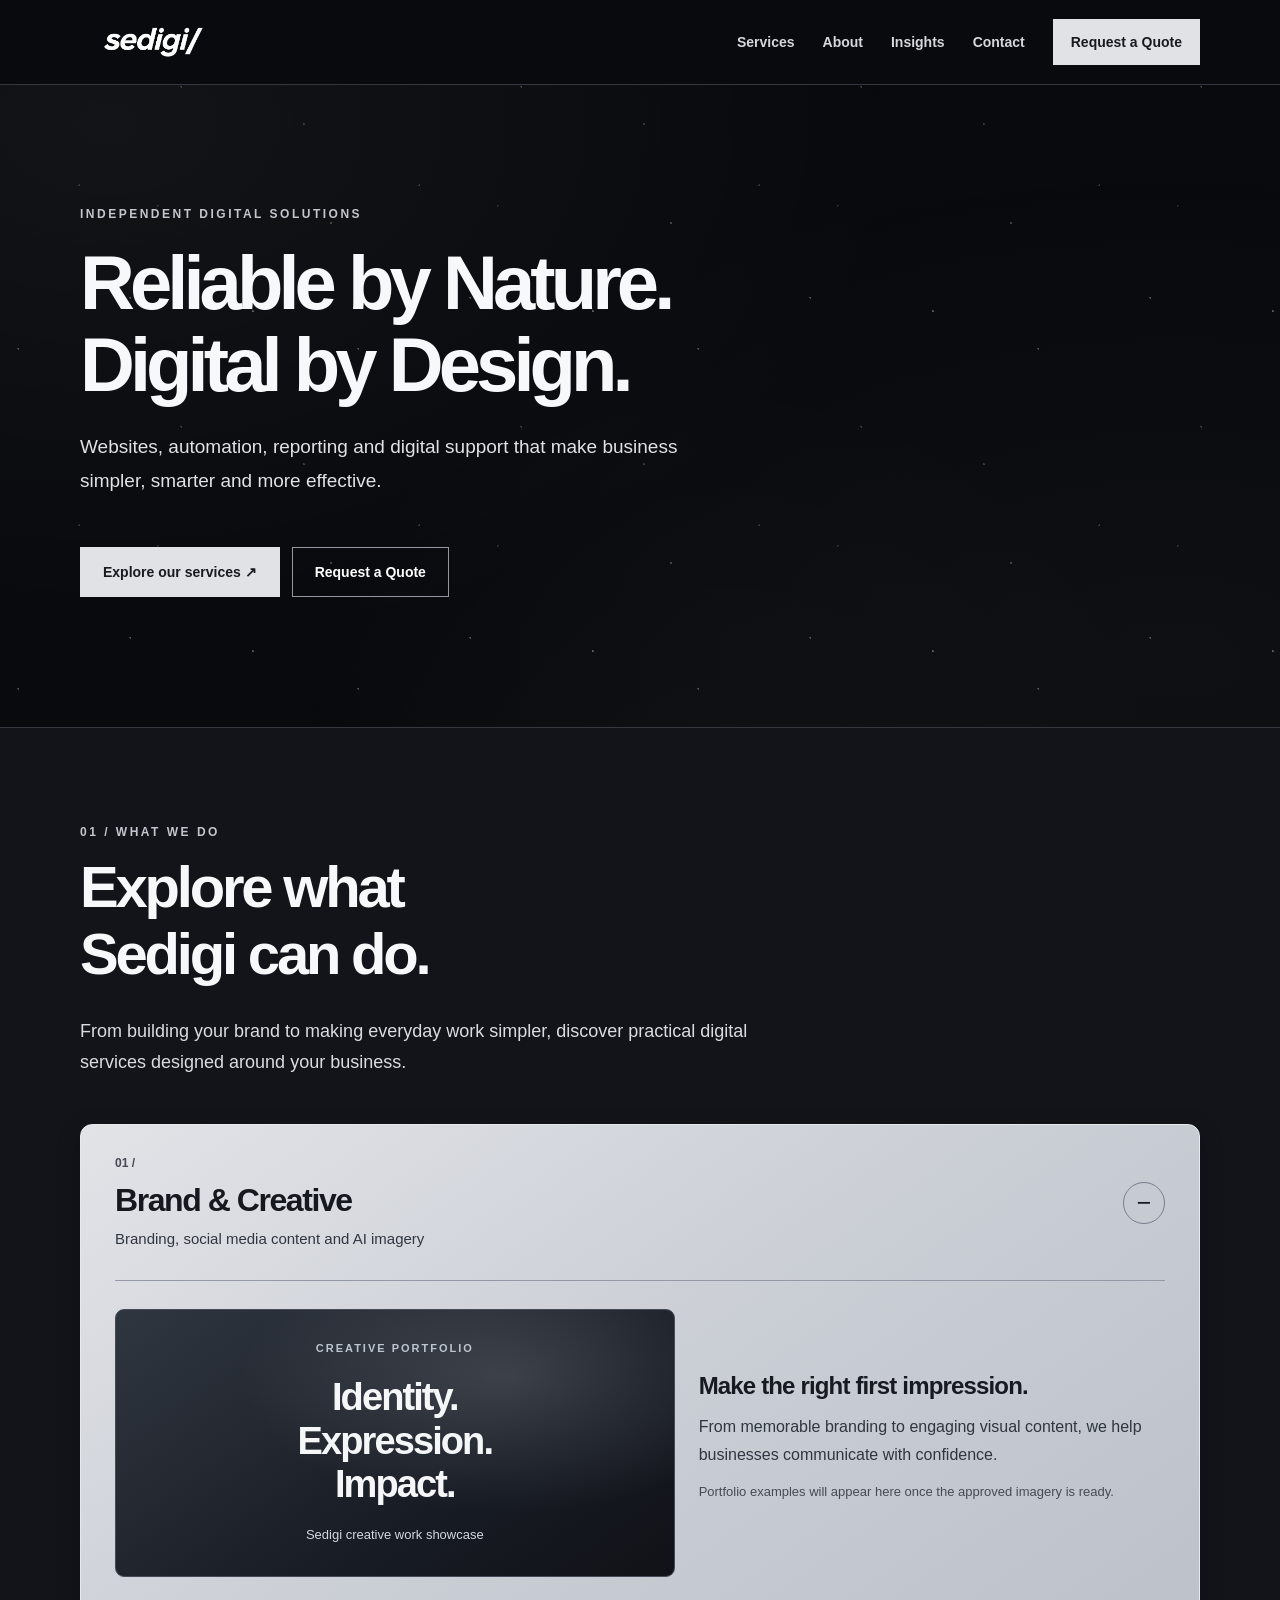
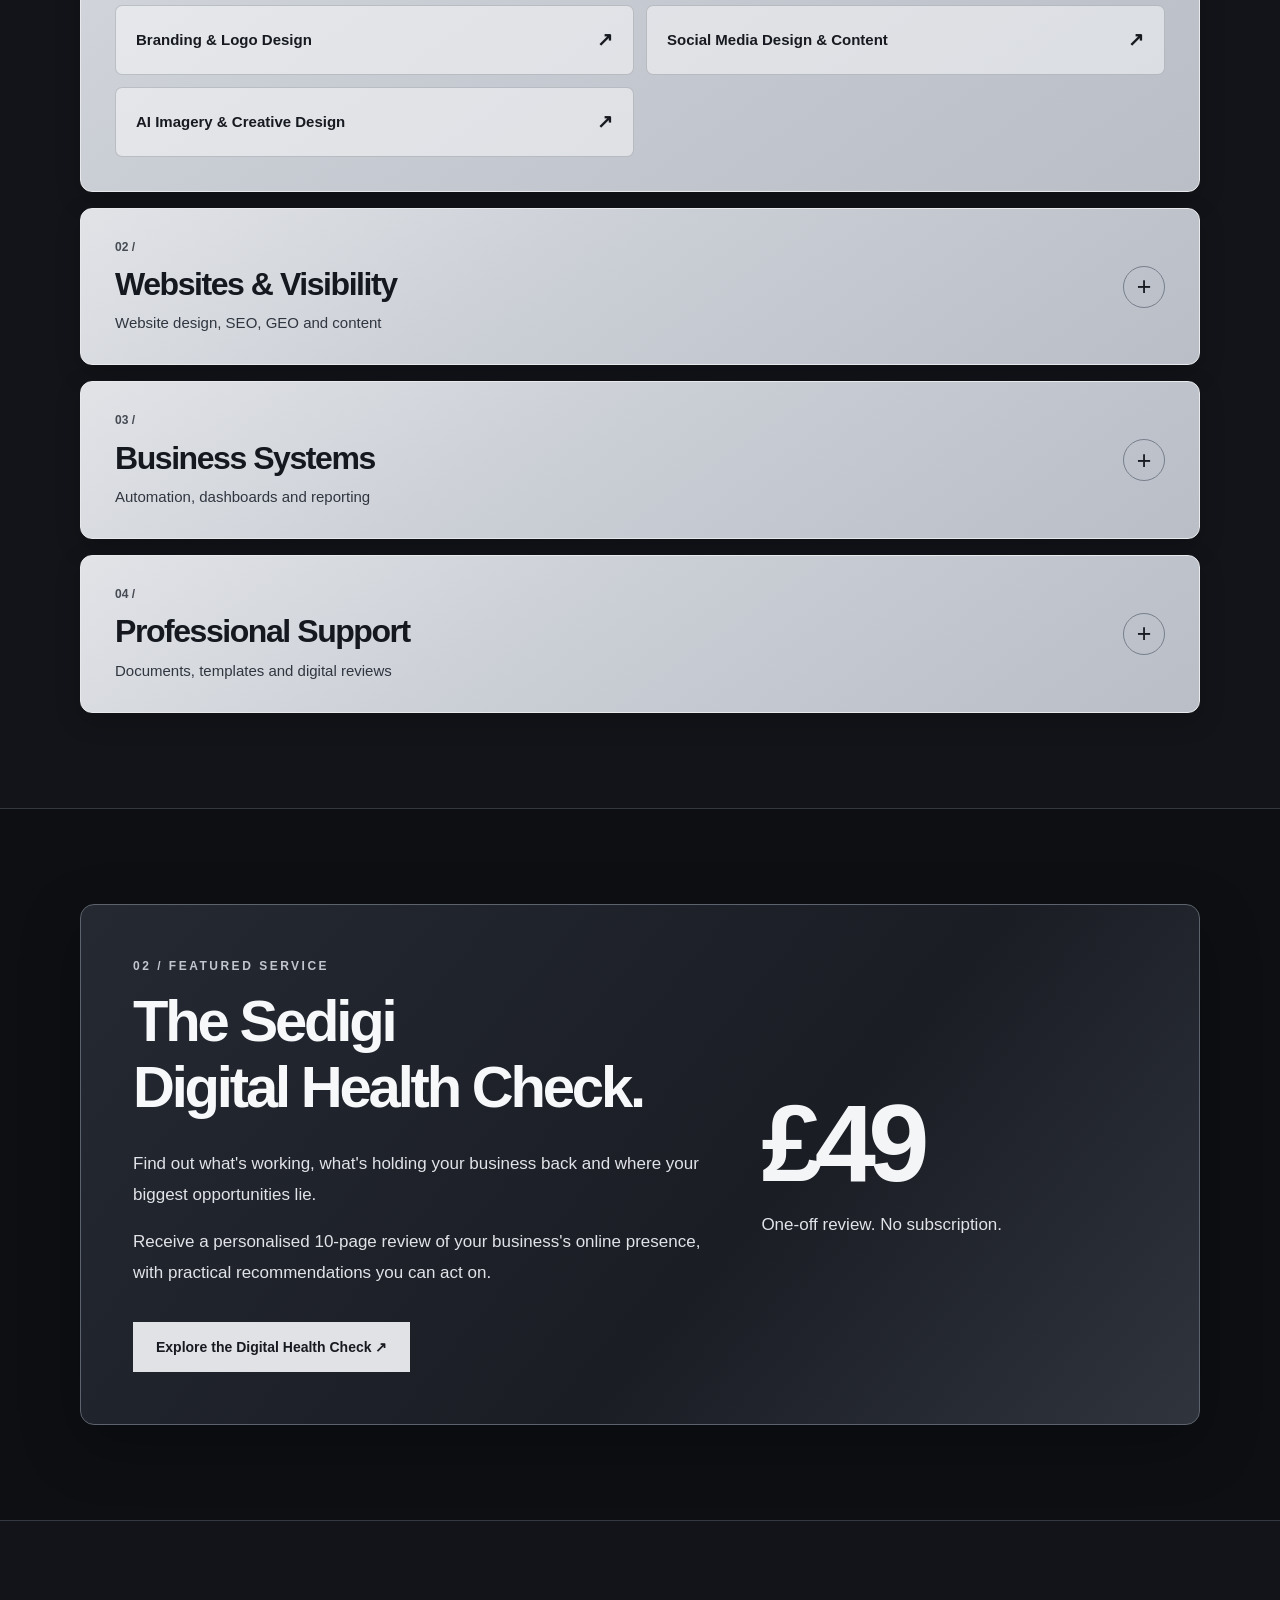
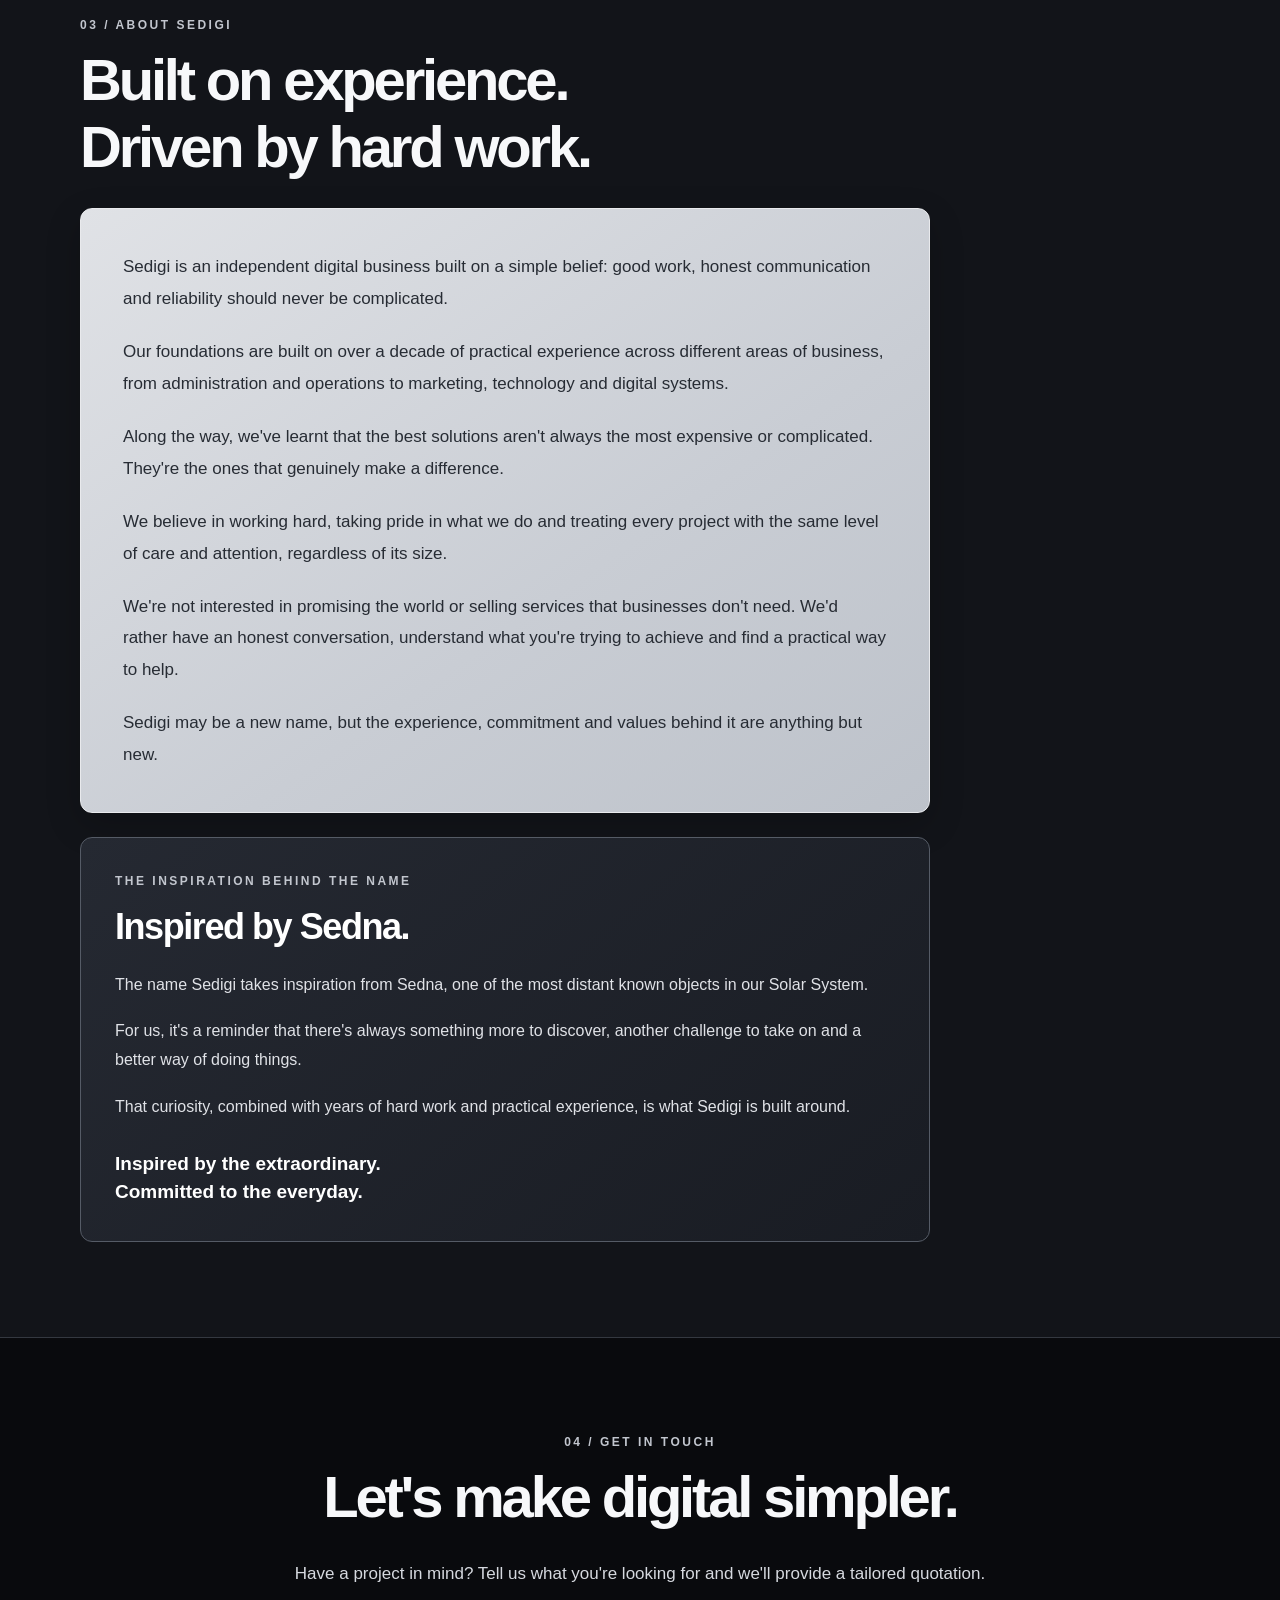
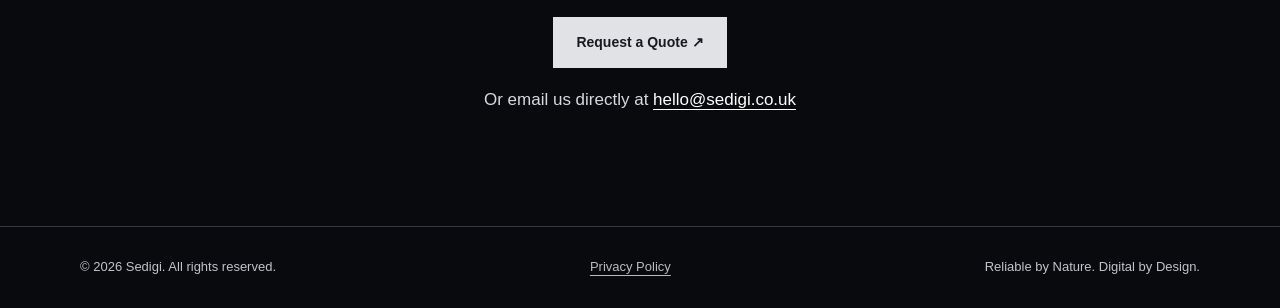
<file: index.html>
<!DOCTYPE html>
<html lang="en-GB">
<head>
  <meta charset="UTF-8">
  <meta name="viewport" content="width=device-width, initial-scale=1">
  <meta name="theme-color" content="#090a0d">

  <title>Sedigi | Websites, Branding, SEO & Digital Solutions</title>
  <meta name="description" content="Sedigi provides website design, branding, social media content, automation, SEO, GEO, AI imagery and £49 Digital Health Checks for businesses across the UK.">
  <link rel="canonical" href="https://sedigi.co.uk/">
  <link rel="icon" type="image/x-icon" href="/favicon.ico?v=5">
  <link rel="stylesheet" href="/assets/services.css?v=space-dust-1">

  <meta property="og:type" content="website">
  <meta property="og:site_name" content="Sedigi">
  <meta property="og:title" content="Sedigi | Reliable by Nature. Digital by Design.">
  <meta property="og:description" content="Practical digital solutions for businesses. Websites, branding, automation, SEO and more.">
  <meta property="og:url" content="https://sedigi.co.uk/">
  <meta property="og:image" content="https://sedigi.co.uk/assets/sedigi-social-preview.png">
  <meta property="og:image:width" content="1200">
  <meta property="og:image:height" content="630">
  <meta property="og:image:alt" content="Sedigi logo with silver cosmic dust on a black background">

  <meta name="twitter:card" content="summary_large_image">
  <meta name="twitter:title" content="Sedigi | Digital Solutions">
  <meta name="twitter:description" content="Reliable by Nature. Digital by Design.">
  <meta name="twitter:image" content="https://sedigi.co.uk/assets/sedigi-social-preview.png">

  <script type="application/ld+json">
  {
    "@context": "https://schema.org",
    "@type": "Organization",
    "@id": "https://sedigi.co.uk/#organization",
    "name": "Sedigi",
    "url": "https://sedigi.co.uk/",
    "email": "hello@sedigi.co.uk",
    "description": "Sedigi provides practical digital solutions including branding, social media design, website development, business automation, SEO, GEO, content creation, AI imagery and digital health checks.",
    "areaServed": {
      "@type": "Country",
      "name": "United Kingdom"
    },
    "knowsAbout": [
      "Branding and logo design",
      "Social media content creation",
      "Website design and development",
      "Spreadsheet automation",
      "Business reporting",
      "Search engine optimisation",
      "Generative engine optimisation",
      "Blog writing",
      "Business document design",
      "AI-generated imagery",
      "Digital health checks",
      "Website usability reviews",
      "Online presence audits"
    ]
  }
  </script>

  <style>
    :root {
      --bg: #090a0d;
      --surface: #121419;
      --surface-raised: #1b1e25;
      --silver: #c9cdd4;
      --silver-light: #e0e2e6;
      --silver-dark: #aeb4be;
      --ink: #171a20;
      --white: #f7f8fa;
      --muted: #d0d3da;
      --line: #343840;
    }

    *,
    *::before,
    *::after {
      box-sizing: border-box;
    }

    html {
      scroll-behavior: smooth;
      scroll-padding-top: 90px;
    }

    body {
      margin: 0;
      min-width: 0;
      background: var(--bg);
      color: var(--white);
      font-family: Arial, Helvetica, sans-serif;
      line-height: 1.6;
      overflow-wrap: break-word;
    }

    a {
      color: inherit;
    }

    img {
      display: block;
      max-width: 100%;
      height: auto;
    }

    button {
      font: inherit;
    }

    .container {
      width: min(1120px, calc(100% - 48px));
      margin-inline: auto;
    }

    a:focus-visible,
    button:focus-visible,
    summary:focus-visible {
      outline: 3px solid #fff;
      outline-offset: 4px;
    }

    /* HEADER */

    .site-header {
      position: relative;
      z-index: 20;
      background: #090a0d;
      border-bottom: 1px solid var(--line);
    }

    .site-nav {
      min-height: 84px;
      display: flex;
      align-items: center;
      justify-content: space-between;
      gap: 24px;
    }

    .logo {
      display: inline-flex;
      align-items: center;
      flex-shrink: 0;
      text-decoration: none;
    }

    .logo-image {
      width: 145px;
      max-height: 55px;
      object-fit: contain;
    }

    .nav-links {
      display: flex;
      align-items: center;
      gap: 28px;
    }

    .nav-links a {
      color: #d4d7dd;
      text-decoration: none;
      font-size: 14px;
      font-weight: 600;
      transition: color .2s ease;
    }

    .nav-links a:hover {
      color: #fff;
    }

    .nav-links .nav-quote {
      background: var(--silver-light);
      color: var(--ink);
      padding: 11px 17px;
      border: 1px solid var(--silver-light);
    }

    .nav-links .nav-quote:hover {
      background: #fff;
      color: var(--ink);
    }

    .menu-toggle {
      display: none;
    }

    /* HERO */

    .hero {
      position: relative;
      padding: 120px 0 130px;
    }

    .eyebrow {
      color: #c2c6ce;
      font-size: 12px;
      font-weight: 700;
      letter-spacing: 2.5px;
      text-transform: uppercase;
    }

    h1 {
      max-width: 1000px;
      font-size: clamp(44px, 7.5vw, 100px);
      letter-spacing: -.07em;
      line-height: 1.06;
      margin: 24px 0;
      font-weight: 700;
    }

    .hero-description {
      max-width: 650px;
      font-size: 19px;
      line-height: 1.75;
      color: #e0e2e6;
      margin: 0;
    }

    .hero-actions {
      display: flex;
      align-items: center;
      flex-wrap: wrap;
      gap: 12px;
      margin-top: 30px;
    }

    .button {
      display: inline-flex;
      align-items: center;
      justify-content: center;
      min-height: 48px;
      padding: 13px 22px;
      background: var(--silver-light);
      color: var(--ink);
      font-size: 14px;
      font-weight: 700;
      text-decoration: none;
      text-align: center;
      border: 1px solid var(--silver-light);
      transition: background .2s ease, color .2s ease;
    }

    .button:hover {
      background: #fff;
      color: var(--ink);
    }

    .button-secondary {
      background: transparent;
      color: #fff;
      border-color: #9298a2;
    }

    .button-secondary:hover {
      background: var(--silver-light);
      color: var(--ink);
    }

    /* GENERAL SECTIONS */

    main > section {
      position: relative;
      padding: 95px 0;
      border-top: 1px solid var(--line);
    }

    h2 {
      font-size: clamp(34px, 5vw, 58px);
      letter-spacing: -.055em;
      line-height: 1.15;
      margin: 12px 0 28px;
    }

    .intro {
      max-width: 690px;
      color: #d9dce2;
      font-size: 18px;
      line-height: 1.75;
    }

    /* EXPANDABLE SERVICES */

    .services-section {
      background: var(--surface);
    }

    .service-categories {
      display: grid;
      gap: 16px;
      margin-top: 45px;
    }

    .service-category {
      min-width: 0;
      overflow: hidden;
      background: linear-gradient(
        145deg,
        #e1e3e7 0%,
        #c9cdd4 48%,
        #b9bec7 100%
      );
      border: 1px solid #e8e9ec;
      border-radius: 12px;
      color: var(--ink);
      box-shadow: 0 8px 26px rgba(0,0,0,.18);
    }

    .service-category summary {
      display: flex;
      align-items: center;
      justify-content: space-between;
      gap: 24px;
      padding: 29px 34px;
      cursor: pointer;
      list-style: none;
    }

    .service-category summary::-webkit-details-marker {
      display: none;
    }

    .category-number {
      display: block;
      margin-bottom: 8px;
      color: #454a53;
      font-size: 12px;
      font-weight: 700;
    }

    .category-name {
      display: block;
      color: #15191f;
      font-size: clamp(23px, 3vw, 32px);
      font-weight: 700;
      letter-spacing: -.045em;
      line-height: 1.2;
    }

    .category-subtitle {
      display: block;
      margin-top: 8px;
      color: #303640;
      font-size: 15px;
      line-height: 1.6;
    }

    .category-toggle {
      display: inline-flex;
      align-items: center;
      justify-content: center;
      flex-shrink: 0;
      width: 42px;
      height: 42px;
      border: 1px solid #777f8b;
      border-radius: 50%;
      color: #171a20;
      font-size: 25px;
      line-height: 1;
    }

    .category-toggle::before {
      content: "+";
    }

    .service-category[open] .category-toggle::before {
      content: "−";
    }

    .category-body {
      padding: 0 34px 34px;
    }

    .category-divider {
      height: 1px;
      margin-bottom: 28px;
      background: #939aa5;
    }

    /* PORTFOLIO AREA */

    .portfolio-preview {
      display: grid;
      grid-template-columns: minmax(0, 1.2fr) minmax(0, 1fr);
      gap: 24px;
      align-items: center;
      margin-bottom: 28px;
    }

    .portfolio-visual {
      display: flex;
      min-height: 240px;
      align-items: center;
      justify-content: center;
      padding: 30px;
      overflow: hidden;
      border: 1px solid #454b56;
      border-radius: 9px;
      background:
        radial-gradient(
          ellipse at 70% 25%,
          rgba(205,212,225,.18),
          transparent 48%
        ),
        linear-gradient(
          145deg,
          #303640,
          #171b23 65%,
          #101217
        );
      color: #f4f5f7;
      text-align: center;
    }

    .portfolio-placeholder {
      width: 100%;
      max-width: 330px;
    }

    .portfolio-placeholder span {
      display: block;
      color: #bfc5cf;
      font-size: 11px;
      font-weight: 700;
      letter-spacing: 2px;
      text-transform: uppercase;
    }

    .portfolio-placeholder strong {
      display: block;
      margin: 18px 0;
      color: #f5f6f8;
      font-size: clamp(25px, 3vw, 38px);
      line-height: 1.15;
      letter-spacing: -.05em;
    }

    .portfolio-placeholder small {
      display: block;
      color: #d4d8df;
      font-size: 13px;
      line-height: 1.6;
    }

    .portfolio-description h3 {
      margin: 0 0 12px;
      color: #171a20;
      font-size: 24px;
      line-height: 1.25;
      letter-spacing: -.035em;
    }

    .portfolio-description p {
      margin: 0 0 12px;
      color: #303640;
      font-size: 16px;
      line-height: 1.75;
    }

    .portfolio-description .preview-note {
      font-size: 13px;
      color: #454b54;
    }

    /* INDIVIDUAL SERVICE LINKS */

    .category-services {
      display: grid;
      grid-template-columns: repeat(2, minmax(0, 1fr));
      gap: 12px;
    }

    .category-service-link {
      display: flex;
      justify-content: space-between;
      align-items: center;
      gap: 15px;
      min-height: 70px;
      padding: 17px 20px;
      background: rgba(255,255,255,.47);
      border: 1px solid rgba(65,72,84,.25);
      border-radius: 7px;
      color: #171a20;
      font-size: 15px;
      font-weight: 700;
      line-height: 1.4;
      text-decoration: none;
      transition: background .2s ease;
    }

    .category-service-link:hover {
      background: rgba(255,255,255,.82);
    }

    .category-service-link:focus-visible {
      outline: 3px solid #171a20;
    }

    .category-service-link .arrow {
      flex-shrink: 0;
      font-size: 19px;
    }

    /* FEATURED DIGITAL HEALTH CHECK */

    .health-feature {
      background: #0d0f13;
    }

    .health-panel {
      background: linear-gradient(
        130deg,
        #252932 0%,
        #1a1d24 60%,
        #30343d 100%
      );
      border: 1px solid #5d636d;
      border-radius: 14px;
      padding: 52px;
      box-shadow: 0 20px 60px rgba(0,0,0,.28);
    }

    .health-grid {
      display: grid;
      grid-template-columns: minmax(0, 1.5fr) minmax(220px, 1fr);
      gap: 50px;
      align-items: center;
    }

    .health-feature p {
      max-width: 610px;
      color: #e1e3e8;
      font-size: 17px;
      line-height: 1.8;
    }

    .health-price {
      display: inline-block;
      font-size: clamp(70px, 9vw, 110px);
      font-weight: 800;
      line-height: 1;
      letter-spacing: -.07em;
      color: #f4f5f7;
    }

    .health-price-caption {
      margin: 12px 0 0;
      color: #d2d5dc;
      font-size: 14px;
    }

    .health-feature .button {
      margin-top: 16px;
    }

    /* ABOUT */

    .about-section {
      background: var(--surface);
    }

    .about-content {
      max-width: 850px;
    }

    .about-panel {
      background: linear-gradient(
        145deg,
        #e0e2e6 0%,
        #c9cdd4 60%,
        #bdc2ca 100%
      );
      border: 1px solid #e9eaed;
      border-radius: 12px;
      padding: 42px;
      box-shadow: 0 12px 35px rgba(0,0,0,.2);
    }

    .about-panel > p {
      color: #272c34;
      font-size: 17px;
      line-height: 1.85;
      margin: 0 0 22px;
    }

    .about-panel > p:last-child {
      margin-bottom: 0;
    }

    .about-inspiration {
      margin-top: 24px;
      padding: 34px;
      background: linear-gradient(
        140deg,
        #252932,
        #191c23
      );
      border: 1px solid #555b66;
      border-radius: 12px;
    }

    .about-inspiration h3 {
      font-size: clamp(25px, 4vw, 36px);
      line-height: 1.2;
      letter-spacing: -.04em;
      margin: 14px 0 22px;
      color: #fff;
    }

    .about-inspiration p {
      color: #e0e2e7;
      font-size: 16px;
      line-height: 1.8;
      margin: 0 0 18px;
    }

    .about-inspiration .about-statement {
      color: #fff;
      font-weight: 700;
      font-size: 19px;
      line-height: 1.5;
      margin: 28px 0 0;
    }

    /* CONTACT */

    .contact {
      background: #090a0d;
      text-align: center;
    }

    .contact .container {
      max-width: 760px;
    }

    .contact p {
      color: #d6d9df;
      font-size: 17px;
      line-height: 1.75;
    }

    .contact p a {
      color: #fff;
      text-underline-offset: 4px;
      overflow-wrap: anywhere;
    }

    .contact .button {
      margin-top: 12px;
    }

    /* FOOTER */

    footer {
      background: #090a0d;
      padding: 30px 0;
      border-top: 1px solid var(--line);
      color: #c0c4cb;
      font-size: 13px;
    }

    .footer-inner {
      display: flex;
      justify-content: space-between;
      align-items: center;
      gap: 20px;
      flex-wrap: wrap;
    }

    .footer-inner a {
      text-underline-offset: 4px;
    }

    /* TABLET */

    @media (max-width: 900px) {
      .nav-links {
        gap: 17px;
      }

      .hero {
        padding: 95px 0 105px;
      }

      .health-grid {
        gap: 30px;
      }

      .health-panel {
        padding: 36px;
      }

      .portfolio-preview {
        grid-template-columns: 1fr;
      }
    }

    /* MOBILE */

    @media (max-width: 700px) {
      html {
        scroll-padding-top: 72px;
      }

      .container {
        width: calc(100% - 36px);
      }

      .site-nav {
        min-height: 72px;
        flex-wrap: wrap;
        gap: 0;
      }

      .logo-image {
        width: 125px;
        max-height: 48px;
      }

      .menu-toggle {
        display: inline-flex;
        align-items: center;
        justify-content: center;
        gap: 10px;
        min-height: 44px;
        padding: 9px 12px;
        background: transparent;
        color: #fff;
        border: 1px solid #777e89;
        cursor: pointer;
        font-size: 14px;
        font-weight: 700;
      }

      .menu-icon {
        display: flex;
        flex-direction: column;
        justify-content: center;
        gap: 4px;
        width: 18px;
      }

      .menu-icon span {
        display: block;
        height: 2px;
        width: 18px;
        background: currentColor;
      }

      .nav-links {
        display: none;
        flex-basis: 100%;
        flex-direction: column;
        align-items: stretch;
        gap: 0;
        padding: 8px 0 18px;
        border-top: 1px solid var(--line);
      }

      .nav-links.is-open {
        display: flex;
      }

      .nav-links a {
        display: flex;
        align-items: center;
        min-height: 48px;
        padding: 12px 4px;
        font-size: 15px;
        border-bottom: 1px solid #292d35;
      }

      .nav-links .nav-quote {
        justify-content: center;
        margin-top: 14px;
        padding: 13px 18px;
      }

      .hero {
        padding: 72px 0 82px;
      }

      .eyebrow {
        font-size: 11px;
        letter-spacing: 2px;
      }

      h1 {
        font-size: clamp(37px, 9.5vw, 58px);
        line-height: 1.1;
        letter-spacing: -.06em;
        margin: 20px 0;
      }

      .hero-description {
        font-size: 16px;
        line-height: 1.75;
      }

      .hero-actions {
        align-items: stretch;
        gap: 12px;
        margin-top: 28px;
      }

      .hero-actions .button {
        flex: 1 1 100%;
      }

      main > section {
        padding: 66px 0;
      }

      h2 {
        font-size: clamp(31px, 8vw, 42px);
        line-height: 1.18;
        margin: 12px 0 22px;
      }

      .intro {
        font-size: 16px;
      }

      .service-categories {
        margin-top: 32px;
        gap: 13px;
      }

      .service-category summary {
        padding: 23px 20px;
        gap: 12px;
      }

      .category-name {
        font-size: 23px;
      }

      .category-subtitle {
        font-size: 14px;
      }

      .category-toggle {
        width: 36px;
        height: 36px;
        font-size: 22px;
      }

      .category-body {
        padding: 0 20px 22px;
      }

      .portfolio-visual {
        min-height: 205px;
        padding: 22px;
      }

      .portfolio-description h3 {
        font-size: 22px;
      }

      .portfolio-description p {
        font-size: 15px;
      }

      .category-services {
        grid-template-columns: 1fr;
      }

      .category-service-link {
        min-height: 62px;
        padding: 15px 17px;
        font-size: 14px;
      }

      .health-panel {
        padding: 26px 22px;
      }

      .health-grid {
        grid-template-columns: 1fr;
        gap: 24px;
      }

      .health-feature p {
        font-size: 16px;
      }

      .health-price {
        font-size: 76px;
      }

      .health-feature .button {
        width: 100%;
      }

      .about-panel {
        padding: 25px 22px;
      }

      .about-panel > p {
        font-size: 16px;
        line-height: 1.8;
      }

      .about-inspiration {
        padding: 25px 22px;
      }

      .about-inspiration h3 {
        font-size: 28px;
      }

      .about-inspiration p {
        font-size: 15px;
      }

      .about-inspiration .about-statement {
        font-size: 17px;
      }

      .contact p {
        font-size: 16px;
      }

      .contact .button {
        width: 100%;
      }

      .footer-inner {
        flex-direction: column;
        align-items: flex-start;
        gap: 12px;
      }
    }

    @media (max-width: 380px) {
      .container {
        width: calc(100% - 30px);
      }

      h1 {
        font-size: 35px;
      }

      .service-category summary {
        padding: 20px 16px;
      }

      .category-body {
        padding: 0 16px 18px;
      }

      .about-panel,
      .about-inspiration,
      .health-panel {
        padding: 21px 18px;
      }
    }

    @media (prefers-reduced-motion: reduce) {
      html {
        scroll-behavior: auto;
      }

      .button,
      .category-service-link,
      .nav-links a {
        transition: none;
      }
    }
  </style>
</head>

<body>

<header class="site-header">
  <nav class="container site-nav" aria-label="Main navigation">

    <a href="#home" class="logo" aria-label="Sedigi home">
      <img
        src="/SEDIGI_Logo_White_Transparent.png"
        alt="sedigi/"
        class="logo-image"
        width="145"
        height="55"
      >
    </a>

    <button
      class="menu-toggle"
      type="button"
      aria-expanded="false"
      aria-controls="primary-navigation"
      aria-label="Open navigation menu"
    >
      <span class="menu-icon" aria-hidden="true">
        <span></span>
        <span></span>
        <span></span>
      </span>
      <span class="menu-text">Menu</span>
    </button>

    <div class="nav-links" id="primary-navigation">
      <a href="#services">Services</a>
      <a href="#about">About</a>
      <a href="/insights/">Insights</a>
      <a href="#contact">Contact</a>
      <a href="/quote/" class="nav-quote">Request a Quote</a>
    </div>

  </nav>
</header>

<main id="home">

  <!-- HERO -->

  <div class="container hero">

    <div class="eyebrow">
      Independent Digital Solutions
    </div>

    <h1>
      Reliable by Nature.<br>
      Digital by Design.
    </h1>

    <p class="hero-description">
      Websites, automation, reporting and digital support
      that make business simpler, smarter and more effective.
    </p>

    <div class="hero-actions">
      <a href="#services" class="button">
        Explore our services ↗
      </a>

      <a href="/quote/" class="button button-secondary">
        Request a Quote
      </a>
    </div>

  </div>

  <!-- EXPANDABLE SERVICES -->

  <section id="services" class="services-section">
    <div class="container">

      <div class="eyebrow">01 / What we do</div>

      <h2>
        Explore what<br>
        Sedigi can do.
      </h2>

      <p class="intro">
        From building your brand to making everyday work
        simpler, discover practical digital services
        designed around your business.
      </p>

      <div class="service-categories">

        <!-- CATEGORY 1 -->

        <details class="service-category" open>
          <summary>
            <span>
              <span class="category-number">01 /</span>
              <span class="category-name">
                Brand &amp; Creative
              </span>
              <span class="category-subtitle">
                Branding, social media content and AI imagery
              </span>
            </span>

            <span class="category-toggle"
                  aria-hidden="true"></span>
          </summary>

          <div class="category-body">
            <div class="category-divider"></div>

            <div class="portfolio-preview">

              <div class="portfolio-visual">
                <div class="portfolio-placeholder">
                  <span>Creative Portfolio</span>
                  <strong>
                    Identity.<br>
                    Expression.<br>
                    Impact.
                  </strong>
                  <small>
                    Sedigi creative work showcase
                  </small>
                </div>
              </div>

              <div class="portfolio-description">
                <h3>
                  Make the right first impression.
                </h3>

                <p>
                  From memorable branding to engaging
                  visual content, we help businesses
                  communicate with confidence.
                </p>

                <p class="preview-note">
                  Portfolio examples will appear here
                  once the approved imagery is ready.
                </p>
              </div>

            </div>

            <div class="category-services">

              <a class="category-service-link"
                 href="/services/branding-logo-design/">
                <span>Branding &amp; Logo Design</span>
                <span class="arrow" aria-hidden="true">↗</span>
              </a>

              <a class="category-service-link"
                 href="/services/social-media-design-content/">
                <span>Social Media Design &amp; Content</span>
                <span class="arrow" aria-hidden="true">↗</span>
              </a>

              <a class="category-service-link"
                 href="/services/ai-imagery-creative-design/">
                <span>AI Imagery &amp; Creative Design</span>
                <span class="arrow" aria-hidden="true">↗</span>
              </a>

            </div>
          </div>
        </details>

        <!-- CATEGORY 2 -->

        <details class="service-category">
          <summary>
            <span>
              <span class="category-number">02 /</span>
              <span class="category-name">
                Websites &amp; Visibility
              </span>
              <span class="category-subtitle">
                Website design, SEO, GEO and content
              </span>
            </span>

            <span class="category-toggle"
                  aria-hidden="true"></span>
          </summary>

          <div class="category-body">
            <div class="category-divider"></div>

            <div class="portfolio-preview">

              <div class="portfolio-visual">
                <div class="portfolio-placeholder">
                  <span>Web &amp; Search</span>
                  <strong>
                    Designed<br>
                    to be found.
                  </strong>
                  <small>
                    Responsive websites and
                    digital visibility
                  </small>
                </div>
              </div>

              <div class="portfolio-description">
                <h3>
                  Look professional. Get discovered.
                </h3>

                <p>
                  We build modern websites and create
                  useful content that helps customers
                  find and understand your business.
                </p>

                <p class="preview-note">
                  Website and mobile mock-ups
                  will be featured here.
                </p>
              </div>

            </div>

            <div class="category-services">

              <a class="category-service-link"
                 href="/services/website-design/">
                <span>Website Design &amp; Development</span>
                <span class="arrow" aria-hidden="true">↗</span>
              </a>

              <a class="category-service-link"
                 href="/services/seo-geo-content/">
                <span>SEO, GEO &amp; Content Creation</span>
                <span class="arrow" aria-hidden="true">↗</span>
              </a>

            </div>
          </div>
        </details>

        <!-- CATEGORY 3 -->

        <details class="service-category">
          <summary>
            <span>
              <span class="category-number">03 /</span>
              <span class="category-name">
                Business Systems
              </span>
              <span class="category-subtitle">
                Automation, dashboards and reporting
              </span>
            </span>

            <span class="category-toggle"
                  aria-hidden="true"></span>
          </summary>

          <div class="category-body">
            <div class="category-divider"></div>

            <div class="portfolio-preview">

              <div class="portfolio-visual">
                <div class="portfolio-placeholder">
                  <span>Business Systems</span>
                  <strong>
                    Less admin.<br>
                    More progress.
                  </strong>
                  <small>
                    Practical tools and
                    smarter workflows
                  </small>
                </div>
              </div>

              <div class="portfolio-description">
                <h3>
                  Make your systems work harder.
                </h3>

                <p>
                  Reduce repetitive tasks, organise
                  information and turn complicated
                  data into practical insights.
                </p>

                <p class="preview-note">
                  Dashboard and automation examples
                  will be displayed here.
                </p>
              </div>

            </div>

            <div class="category-services">

              <a class="category-service-link"
                 href="/services/automation-business-tools/">
                <span>Automation &amp; Business Tools</span>
                <span class="arrow" aria-hidden="true">↗</span>
              </a>

            </div>
          </div>
        </details>

        <!-- CATEGORY 4 -->

        <details class="service-category">
          <summary>
            <span>
              <span class="category-number">04 /</span>
              <span class="category-name">
                Professional Support
              </span>
              <span class="category-subtitle">
                Documents, templates and digital reviews
              </span>
            </span>

            <span class="category-toggle"
                  aria-hidden="true"></span>
          </summary>

          <div class="category-body">
            <div class="category-divider"></div>

            <div class="portfolio-preview">

              <div class="portfolio-visual">
                <div class="portfolio-placeholder">
                  <span>Professional Support</span>
                  <strong>
                    Clarity.<br>
                    Confidence.<br>
                    Direction.
                  </strong>
                  <small>
                    Professional documents
                    and digital reviews
                  </small>
                </div>
              </div>

              <div class="portfolio-description">
                <h3>
                  The details make a difference.
                </h3>

                <p>
                  From polished business documents
                  to practical digital reviews,
                  we help you present your business
                  professionally and identify
                  opportunities for improvement.
                </p>

                <p class="preview-note">
                  The £49 Digital Health Check
                  sample report will feature here.
                </p>
              </div>

            </div>

            <div class="category-services">

              <a class="category-service-link"
                 href="/services/business-documents-templates/">
                <span>Business Documents &amp; Templates</span>
                <span class="arrow" aria-hidden="true">↗</span>
              </a>

              <a class="category-service-link"
                 href="/services/digital-health-check/">
                <span>Digital Health Check — £49</span>
                <span class="arrow" aria-hidden="true">↗</span>
              </a>

            </div>
          </div>
        </details>

      </div>

    </div>
  </section>

  <!-- FEATURED DIGITAL HEALTH CHECK -->

  <section class="health-feature"
           aria-labelledby="health-feature-title">
    <div class="container">

      <div class="health-panel">
        <div class="health-grid">

          <div>
            <div class="eyebrow">
              02 / Featured Service
            </div>

            <h2 id="health-feature-title">
              The Sedigi<br>
              Digital Health Check.
            </h2>

            <p>
              Find out what's working, what's holding
              your business back and where your biggest
              opportunities lie.
            </p>

            <p>
              Receive a personalised 10-page review
              of your business's online presence,
              with practical recommendations
              you can act on.
            </p>

            <a class="button"
               href="/services/digital-health-check/">
              Explore the Digital Health Check ↗
            </a>
          </div>

          <div>
            <div class="health-price">£49</div>
            <p class="health-price-caption">
              One-off review. No subscription.
            </p>
          </div>

        </div>
      </div>

    </div>
  </section>

  <!-- ABOUT -->

  <section id="about" class="about-section">
    <div class="container">

      <div class="eyebrow">
        03 / About Sedigi
      </div>

      <h2>
        Built on experience.<br>
        Driven by hard work.
      </h2>

      <div class="about-content">

        <div class="about-panel">

          <p>
            Sedigi is an independent digital business built on a
            simple belief: good work, honest communication and
            reliability should never be complicated.
          </p>

          <p>
            Our foundations are built on over a decade of practical
            experience across different areas of business, from
            administration and operations to marketing, technology
            and digital systems.
          </p>

          <p>
            Along the way, we've learnt that the best solutions
            aren't always the most expensive or complicated.
            They're the ones that genuinely make a difference.
          </p>

          <p>
            We believe in working hard, taking pride in what we
            do and treating every project with the same level
            of care and attention, regardless of its size.
          </p>

          <p>
            We're not interested in promising the world or selling
            services that businesses don't need. We'd rather have
            an honest conversation, understand what you're trying
            to achieve and find a practical way to help.
          </p>

          <p>
            Sedigi may be a new name, but the experience,
            commitment and values behind it are anything but new.
          </p>

        </div>

        <div class="about-inspiration">

          <div class="eyebrow">
            The inspiration behind the name
          </div>

          <h3>Inspired by Sedna.</h3>

          <p>
            The name Sedigi takes inspiration from Sedna,
            one of the most distant known objects in our
            Solar System.
          </p>

          <p>
            For us, it's a reminder that there's always
            something more to discover, another challenge
            to take on and a better way of doing things.
          </p>

          <p>
            That curiosity, combined with years of hard
            work and practical experience, is what
            Sedigi is built around.
          </p>

          <p class="about-statement">
            Inspired by the extraordinary.<br>
            Committed to the everyday.
          </p>

        </div>

      </div>

    </div>
  </section>

  <!-- CONTACT -->

  <section id="contact" class="contact">
    <div class="container">

      <div class="eyebrow">
        04 / Get in touch
      </div>

      <h2>Let's make digital simpler.</h2>

      <p>
        Have a project in mind? Tell us what you're looking
        for and we'll provide a tailored quotation.
      </p>

      <a class="button" href="/quote/">
        Request a Quote ↗
      </a>

      <p>
        Or email us directly at
        <a href="mailto:hello@sedigi.co.uk">
          hello@sedigi.co.uk
        </a>
      </p>

    </div>
  </section>

</main>

<footer>
  <div class="container footer-inner">
    <span>© 2026 Sedigi. All rights reserved.</span>
    <a href="/privacy/">Privacy Policy</a>
    <span>Reliable by Nature. Digital by Design.</span>
  </div>
</footer>

<script>
  (function () {
    const toggle = document.querySelector(".menu-toggle");
    const navigation = document.querySelector("#primary-navigation");

    if (toggle && navigation) {
      function closeMenu() {
        navigation.classList.remove("is-open");
        toggle.setAttribute("aria-expanded", "false");
        toggle.setAttribute("aria-label", "Open navigation menu");
        toggle.querySelector(".menu-text").textContent = "Menu";
      }

      toggle.addEventListener("click", function () {
        const isOpen = navigation.classList.toggle("is-open");

        toggle.setAttribute("aria-expanded", String(isOpen));
        toggle.setAttribute(
          "aria-label",
          isOpen ? "Close navigation menu" : "Open navigation menu"
        );

        toggle.querySelector(".menu-text").textContent =
          isOpen ? "Close" : "Menu";
      });

      navigation.querySelectorAll("a").forEach(function (link) {
        link.addEventListener("click", closeMenu);
      });

      document.addEventListener("keydown", function (event) {
        if (event.key === "Escape") {
          closeMenu();
        }
      });

      window.addEventListener("resize", function () {
        if (window.innerWidth > 700) {
          closeMenu();
        }
      });
    }

    /* Keep only one service category expanded at a time */

    const categories = document.querySelectorAll(
      ".service-category"
    );

    categories.forEach(function (category) {
      category.addEventListener("toggle", function () {
        if (!category.open) return;

        categories.forEach(function (other) {
          if (other !== category) {
            other.open = false;
          }
        });
      });
    });
  })();
</script>

</body>
</html>
</file>
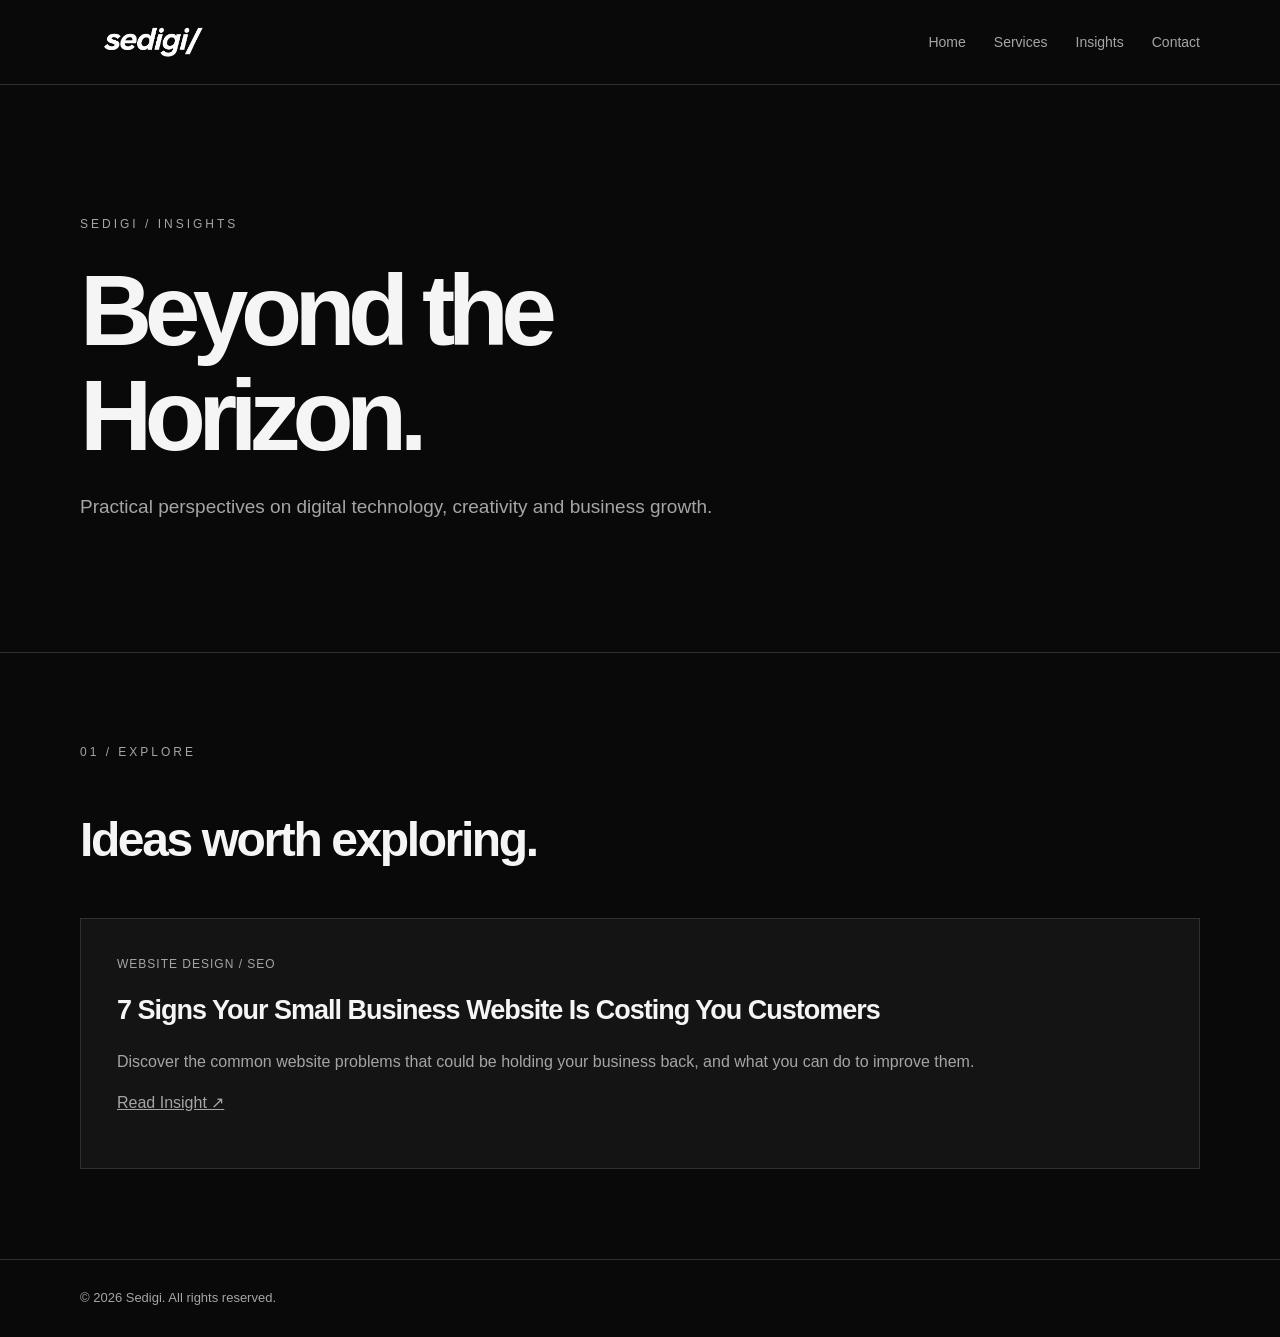
<file: insights/index.html>
<!DOCTYPE html>
<html lang="en-GB">
<head>
  <meta charset="UTF-8">
  <meta name="viewport" content="width=device-width, initial-scale=1">
  <meta name="theme-color" content="#090909">

  <title>Insights | Beyond the Horizon | Sedigi</title>
  <meta name="description" content="Beyond the Horizon. Practical perspectives on digital technology, creativity and business growth from Sedigi.">
  <link rel="canonical" href="https://sedigi.co.uk/insights/">
  <link rel="icon" href="/favicon.ico">

  <style>
    * { box-sizing: border-box; }

    body {
      margin: 0;
      background: #090909;
      color: #f5f5f5;
      font-family: Arial, Helvetica, sans-serif;
      line-height: 1.6;
    }

    .container {
      width: min(1120px, calc(100% - 40px));
      margin: auto;
    }

    header {
      border-bottom: 1px solid #303030;
    }

    nav {
      min-height: 84px;
      display: flex;
      justify-content: space-between;
      align-items: center;
      gap: 24px;
    }

    .logo {
      width: 145px;
      height: auto;
      display: block;
    }

    .nav-links {
      display: flex;
      flex-wrap: wrap;
      gap: 28px;
    }

    a { color: inherit; }

    .nav-links a {
      color: #a5a5a5;
      text-decoration: none;
      font-size: 14px;
    }

    .nav-links a:hover { color: white; }

    .hero {
      padding: 130px 0 110px;
    }

    .eyebrow {
      color: #a5a5a5;
      font-size: 12px;
      letter-spacing: 3px;
      text-transform: uppercase;
    }

    h1 {
      font-size: clamp(48px, 8vw, 100px);
      letter-spacing: -0.075em;
      line-height: 1.05;
      margin: 24px 0;
    }

    .intro {
      max-width: 650px;
      font-size: 19px;
      color: #a5a5a5;
    }

    section {
      border-top: 1px solid #303030;
      padding: 90px 0;
    }

    h2 {
      font-size: clamp(30px, 5vw, 48px);
      letter-spacing: -0.05em;
    }

    .article {
      background: #141414;
      border: 1px solid #303030;
      padding: 36px;
      margin-top: 35px;
    }

    .article h3 {
      font-size: 27px;
      letter-spacing: -1px;
      margin: 15px 0;
    }

    .article p {
      color: #a5a5a5;
    }

    .tag {
      color: #a5a5a5;
      font-size: 12px;
      letter-spacing: 1px;
      text-transform: uppercase;
    }

    footer {
      padding: 28px 0;
      border-top: 1px solid #303030;
      color: #a5a5a5;
      font-size: 13px;
    }

    @media (max-width: 700px) {
      nav {
        padding: 22px 0;
        align-items: flex-start;
        flex-direction: column;
      }

      .hero { padding: 90px 0; }
      section { padding: 70px 0; }
      .article { padding: 28px; }
    }
  </style>
</head>

<body>

<header>
  <nav class="container" aria-label="Main navigation">
    <a href="/" aria-label="Sedigi home">
      <img src="/SEDIGI_Logo_White_Transparent.png"
           alt="Sedigi" class="logo">
    </a>

    <div class="nav-links">
      <a href="/">Home</a>
      <a href="/#services">Services</a>
      <a href="/insights/" aria-current="page">Insights</a>
      <a href="/#contact">Contact</a>
    </div>
  </nav>
</header>

<main>
  <div class="container hero">
    <div class="eyebrow">Sedigi / Insights</div>

    <h1>Beyond the<br>Horizon.</h1>

    <p class="intro">
      Practical perspectives on digital technology,
      creativity and business growth.
    </p>
  </div>

  <section>
    <div class="container">
      <div class="eyebrow">01 / Explore</div>
      <h2>Ideas worth exploring.</h2>

      <article class="article">

<div class="tag">Website Design / SEO</div>

<h3>
  <a href="/insights/website-costing-you-customers/"
     style="text-decoration: none;">
    7 Signs Your Small Business Website
    Is Costing You Customers
  </a>
</h3>


        <p>
          Discover the common website problems
          that could be holding your business back,
          and what you can do to improve them.
        </p>
        
<p>
  <a href="/insights/website-costing-you-customers/">
    Read Insight ↗
  </a>
</p>

      </article>
    </div>
  </section>
</main>

<footer>
  <div class="container">
    © 2026 Sedigi. All rights reserved.
  </div>
</footer>

</body>
</html>
</file>
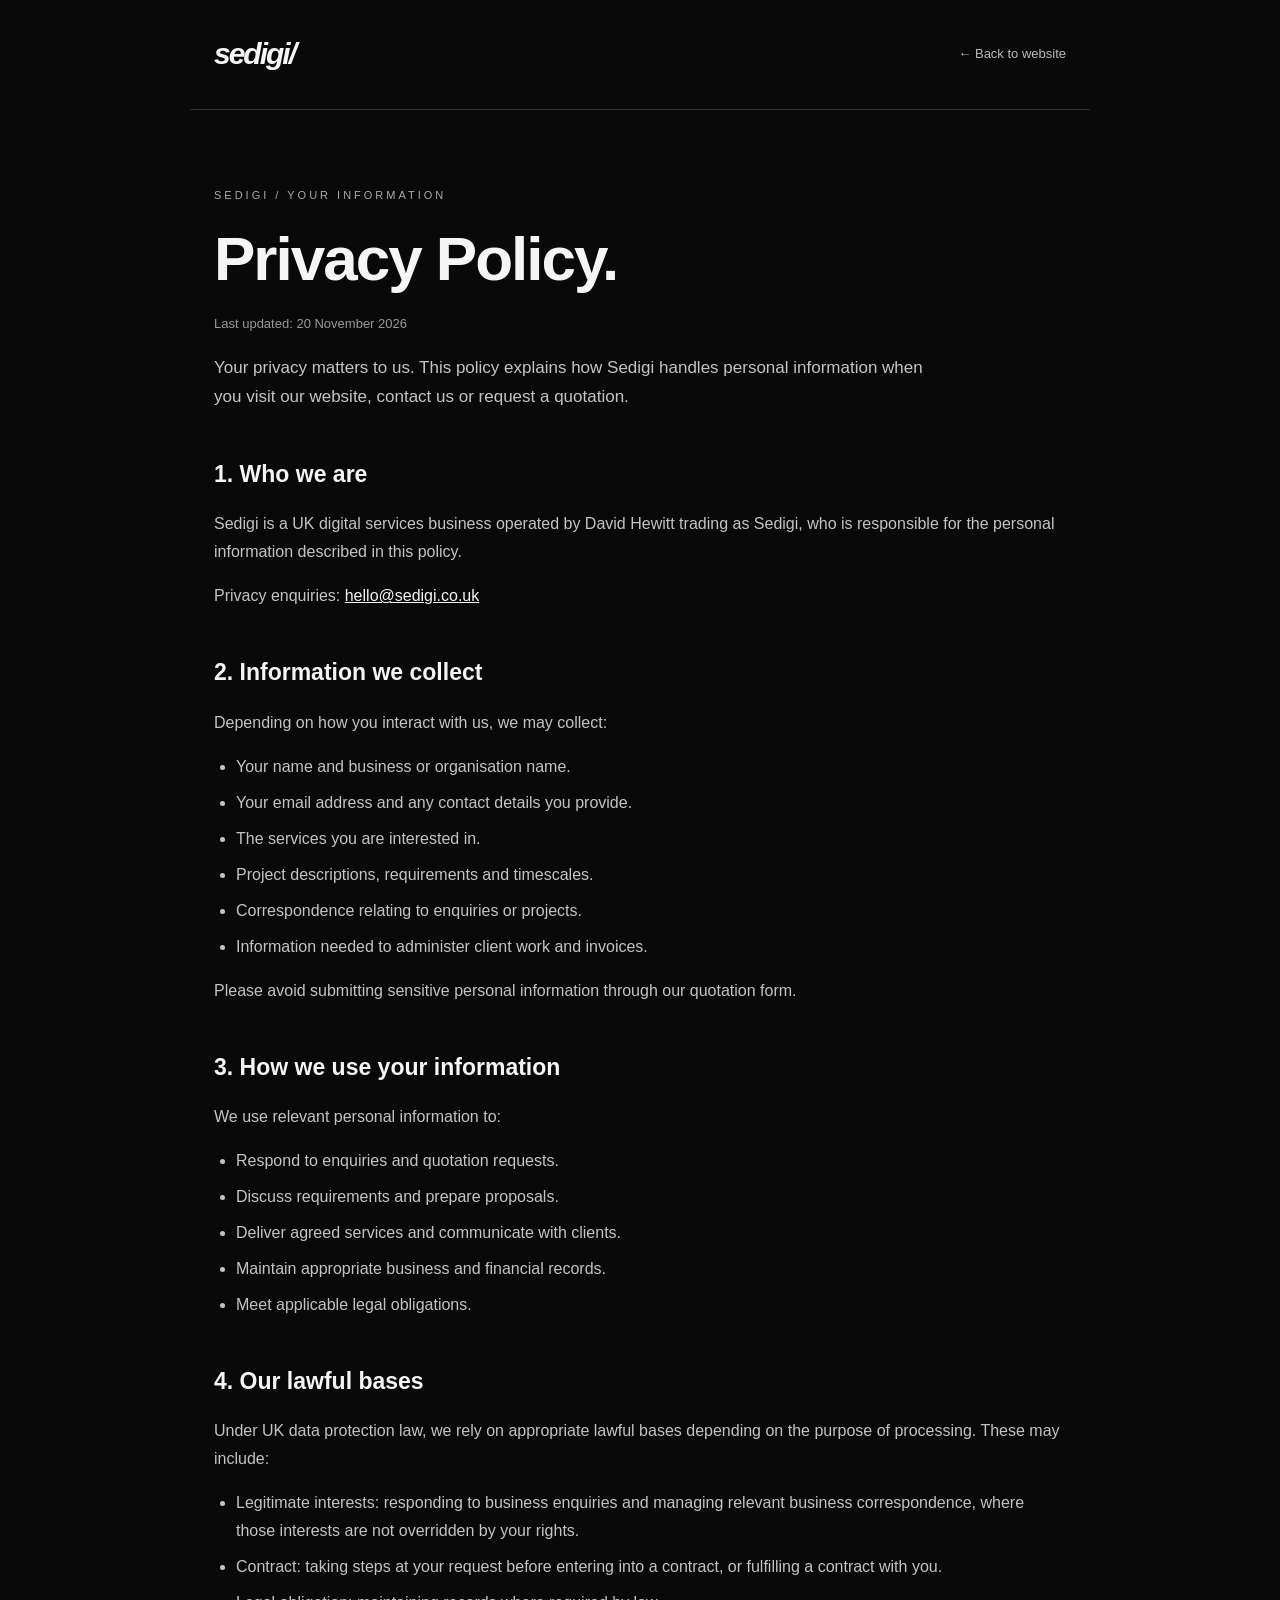
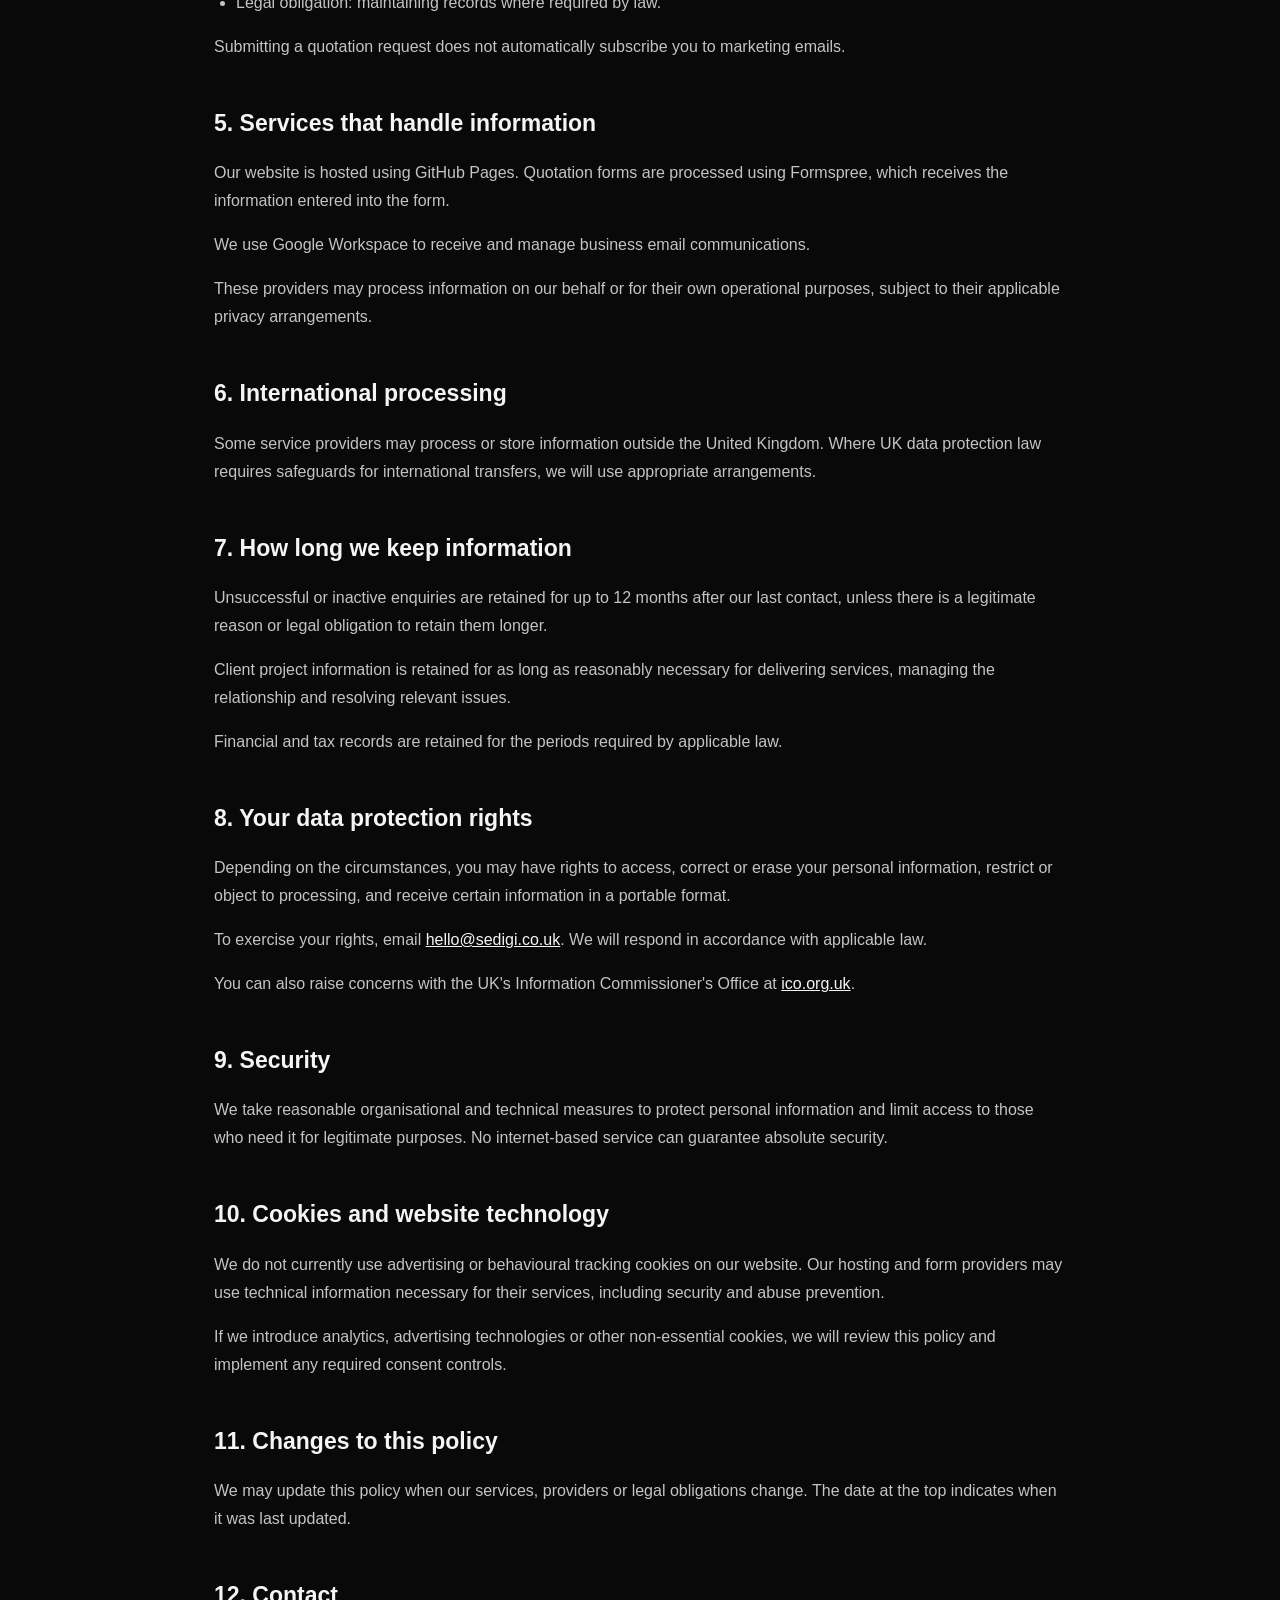
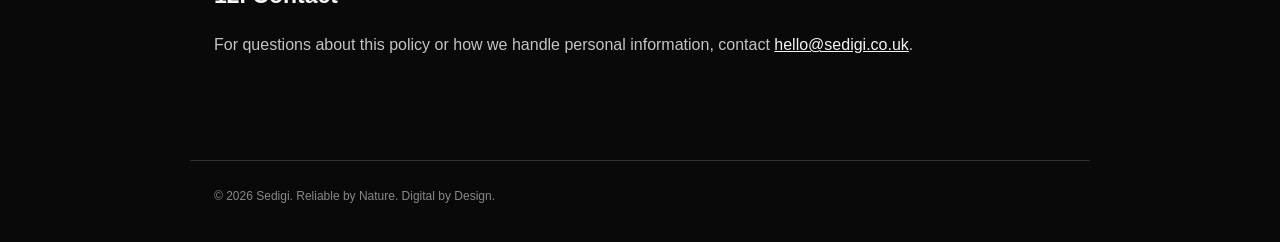
<file: privacy/index.html>
<!DOCTYPE html>
<html lang="en-GB">
<head>
  <meta charset="UTF-8">
  <meta name="viewport" content="width=device-width, initial-scale=1">
  <title>Privacy Policy | Sedigi</title>
  <meta name="description" content="Learn how Sedigi collects, uses, protects and retains personal information.">
  <link rel="canonical" href="https://sedigi.co.uk/privacy/">
  <link rel="icon" href="/favicon.ico?v=6" type="image/x-icon">
  <style>
    * { box-sizing: border-box; }
    body {
      margin: 0;
      background: #090909;
      color: #f5f5f5;
      font-family: Arial, Helvetica, sans-serif;
      line-height: 1.75;
    }
    a { color: #f5f5f5; }
    header, main, footer {
      max-width: 900px;
      margin: auto;
      padding-left: 24px;
      padding-right: 24px;
    }
    header {
      padding-top: 28px;
      padding-bottom: 28px;
      border-bottom: 1px solid #303030;
      display: flex;
      justify-content: space-between;
      align-items: center;
      gap: 20px;
    }
    .logo {
      font-size: 30px;
      font-weight: 800;
      font-style: italic;
      letter-spacing: -2px;
      text-decoration: none;
    }
    .back {
      font-size: 13px;
      color: #bbb;
      text-decoration: none;
    }
    main {
      padding-top: 65px;
      padding-bottom: 85px;
    }
    .eyebrow {
      color: #aaa;
      font-size: 11px;
      letter-spacing: 3px;
      text-transform: uppercase;
    }
    h1 {
      font-size: clamp(38px, 6vw, 62px);
      line-height: 1.1;
      letter-spacing: -2px;
      margin: 20px 0;
    }
    h2 {
      font-size: 23px;
      margin-top: 42px;
      margin-bottom: 12px;
    }
    p, li { color: #c4c4c4; }
    .intro { font-size: 17px; max-width: 720px; }
    .updated { font-size: 13px; color: #999; }
    ul { padding-left: 22px; }
    li { margin-bottom: 8px; }
    footer {
      border-top: 1px solid #303030;
      padding-top: 25px;
      padding-bottom: 35px;
      color: #888;
      font-size: 12px;
    }
    @media (max-width: 600px) {
      main { padding-top: 40px; }
    }
  </style>
</head>
<body>

<header>
  <a class="logo" href="/">sedigi/</a>
  <a class="back" href="/">← Back to website</a>
</header>

<main>
  <p class="eyebrow">SEDIGI / YOUR INFORMATION</p>
  <h1>Privacy Policy.</h1>
  <p class="updated">Last updated: 20 November 2026</p>

  <p class="intro">
    Your privacy matters to us. This policy explains how
    Sedigi handles personal information when you visit
    our website, contact us or request a quotation.
  </p>

  <h2>1. Who we are</h2>
  <p>
    Sedigi is a UK digital services business operated by
    David Hewitt trading as Sedigi, who is responsible
    for the personal information described in this policy.
  </p>
  <p>
    Privacy enquiries:
    <a href="mailto:hello@sedigi.co.uk">hello@sedigi.co.uk</a>
  </p>

  <h2>2. Information we collect</h2>
  <p>Depending on how you interact with us, we may collect:</p>
  <ul>
    <li>Your name and business or organisation name.</li>
    <li>Your email address and any contact details you provide.</li>
    <li>The services you are interested in.</li>
    <li>Project descriptions, requirements and timescales.</li>
    <li>Correspondence relating to enquiries or projects.</li>
    <li>Information needed to administer client work and invoices.</li>
  </ul>
  <p>
    Please avoid submitting sensitive personal information
    through our quotation form.
  </p>

  <h2>3. How we use your information</h2>
  <p>We use relevant personal information to:</p>
  <ul>
    <li>Respond to enquiries and quotation requests.</li>
    <li>Discuss requirements and prepare proposals.</li>
    <li>Deliver agreed services and communicate with clients.</li>
    <li>Maintain appropriate business and financial records.</li>
    <li>Meet applicable legal obligations.</li>
  </ul>

  <h2>4. Our lawful bases</h2>
  <p>
    Under UK data protection law, we rely on appropriate
    lawful bases depending on the purpose of processing.
    These may include:
  </p>
  <ul>
    <li>
      Legitimate interests: responding to business enquiries
      and managing relevant business correspondence,
      where those interests are not overridden by your rights.
    </li>
    <li>
      Contract: taking steps at your request before entering
      into a contract, or fulfilling a contract with you.
    </li>
    <li>
      Legal obligation: maintaining records where required by law.
    </li>
  </ul>
  <p>
    Submitting a quotation request does not automatically
    subscribe you to marketing emails.
  </p>

  <h2>5. Services that handle information</h2>
  <p>
    Our website is hosted using GitHub Pages. Quotation
    forms are processed using Formspree, which receives
    the information entered into the form.
  </p>
  <p>
    We use Google Workspace to receive and manage
    business email communications.
  </p>
  <p>
    These providers may process information on our behalf
    or for their own operational purposes, subject to
    their applicable privacy arrangements.
  </p>

  <h2>6. International processing</h2>
  <p>
    Some service providers may process or store information
    outside the United Kingdom. Where UK data protection
    law requires safeguards for international transfers,
    we will use appropriate arrangements.
  </p>

  <h2>7. How long we keep information</h2>
  <p>
    Unsuccessful or inactive enquiries are retained for
    up to 12 months after our last contact, unless there
    is a legitimate reason or legal obligation to retain
    them longer.
  </p>
  <p>
    Client project information is retained for as long
    as reasonably necessary for delivering services,
    managing the relationship and resolving relevant issues.
  </p>
  <p>
    Financial and tax records are retained for the
    periods required by applicable law.
  </p>

  <h2>8. Your data protection rights</h2>
  <p>
    Depending on the circumstances, you may have rights
    to access, correct or erase your personal information,
    restrict or object to processing, and receive certain
    information in a portable format.
  </p>
  <p>
    To exercise your rights, email
    <a href="mailto:hello@sedigi.co.uk">hello@sedigi.co.uk</a>.
    We will respond in accordance with applicable law.
  </p>
  <p>
    You can also raise concerns with the UK's
    Information Commissioner's Office at
    <a href="https://ico.org.uk/" target="_blank"
       rel="noopener noreferrer">ico.org.uk</a>.
  </p>

  <h2>9. Security</h2>
  <p>
    We take reasonable organisational and technical
    measures to protect personal information and limit
    access to those who need it for legitimate purposes.
    No internet-based service can guarantee absolute security.
  </p>

  <h2>10. Cookies and website technology</h2>
  <p>
    We do not currently use advertising or behavioural
    tracking cookies on our website.
    Our hosting and form providers may use technical
    information necessary for their services, including
    security and abuse prevention.
  </p>
  <p>
    If we introduce analytics, advertising technologies
    or other non-essential cookies, we will review this
    policy and implement any required consent controls.
  </p>

  <h2>11. Changes to this policy</h2>
  <p>
    We may update this policy when our services, providers
    or legal obligations change. The date at the top
    indicates when it was last updated.
  </p>

  <h2>12. Contact</h2>
  <p>
    For questions about this policy or how we handle
    personal information, contact
    <a href="mailto:hello@sedigi.co.uk">hello@sedigi.co.uk</a>.
  </p>
</main>

<footer>
  © 2026 Sedigi. Reliable by Nature. Digital by Design.
</footer>

</body>
</html>
</file>
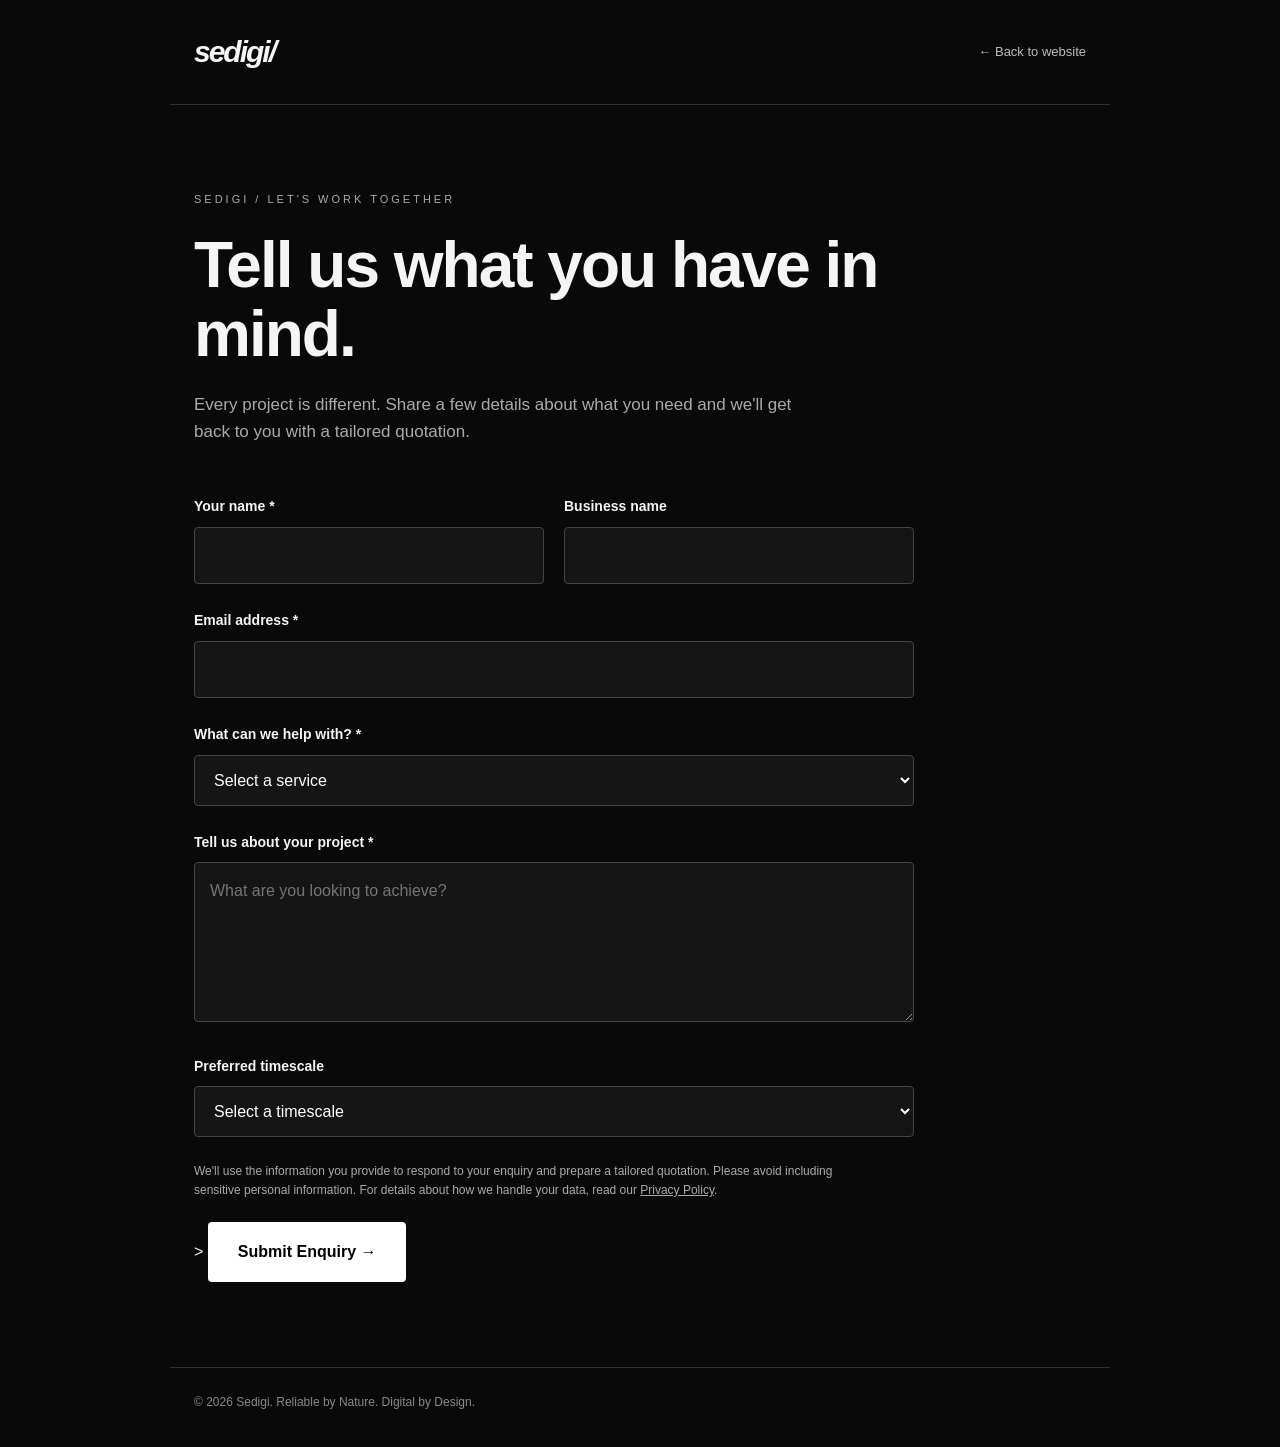
<file: quote/index.html>
<!DOCTYPE html>
<html lang="en-GB">
<head>
  <meta charset="UTF-8">
  <meta name="viewport" content="width=device-width, initial-scale=1">
  <title>Request a Quote | Sedigi</title>
  <meta name="description" content="Request a tailored quotation from Sedigi for websites, branding, SEO, automation and digital services.">
  <link rel="canonical" href="https://sedigi.co.uk/quote/">
  <style>
    :root { color-scheme: dark; }
    * { box-sizing: border-box; }
    body {
      margin: 0;
      background: #090909;
      color: #f5f5f5;
      font-family: Arial, Helvetica, sans-serif;
      line-height: 1.6;
    }
    a { color: inherit; }
    header, main, footer {
      max-width: 940px;
      margin: auto;
      padding-left: 24px;
      padding-right: 24px;
    }
    header {
      padding-top: 28px;
      padding-bottom: 28px;
      display: flex;
      justify-content: space-between;
      align-items: center;
      border-bottom: 1px solid #303030;
    }
    .logo {
      font-size: 30px;
      font-style: italic;
      font-weight: 800;
      letter-spacing: -2px;
      text-decoration: none;
    }
    .back {
      font-size: 13px;
      color: #bcbcbc;
      text-decoration: none;
    }
    main { padding-top: 75px; padding-bottom: 85px; }
    .eyebrow {
      font-size: 11px;
      letter-spacing: 3px;
      text-transform: uppercase;
      color: #aaa;
    }
    h1 {
      font-size: clamp(36px, 6vw, 64px);
      line-height: 1.08;
      letter-spacing: -2px;
      max-width: 700px;
      margin: 22px 0;
    }
    .intro {
      max-width: 620px;
      color: #aaa;
      font-size: 17px;
      margin-bottom: 50px;
    }
    form { max-width: 720px; }
    .field { margin-bottom: 25px; }
    label {
      display: block;
      margin-bottom: 9px;
      font-size: 14px;
      font-weight: 600;
    }
    input, select, textarea {
      width: 100%;
      padding: 15px;
      border: 1px solid #444;
      border-radius: 4px;
      background: #151515;
      color: white;
      font: inherit;
    }
    input:focus, select:focus, textarea:focus {
      outline: 2px solid #eee;
      outline-offset: 2px;
    }
    textarea { min-height: 160px; resize: vertical; }
    .two-column {
      display: grid;
      grid-template-columns: 1fr 1fr;
      gap: 20px;
    }
    button {
      padding: 17px 30px;
      background: white;
      color: black;
      border: 0;
      border-radius: 4px;
      font: inherit;
      font-weight: 700;
      cursor: pointer;
    }
    button:hover { background: #d8d8d8; }
    .privacy {
      color: #aaa;
      font-size: 12px;
      max-width: 650px;
      margin: 22px 0;
    }
    .notice {
      padding: 15px;
      border: 1px solid #555;
      margin-bottom: 28px;
      font-size: 13px;
      color: #ccc;
    }
    footer {
      border-top: 1px solid #303030;
      padding-top: 25px;
      padding-bottom: 35px;
      color: #888;
      font-size: 12px;
    }
    @media (max-width: 600px) {
      main { padding-top: 45px; }
      .two-column { grid-template-columns: 1fr; gap: 0; }
      header { gap: 15px; }
    }
  </style>
</head>
<body>

<header>
  <a class="logo" href="/">sedigi/</a>
  <a class="back" href="/">← Back to website</a>
</header>

<main>
  <p class="eyebrow">SEDIGI / LET'S WORK TOGETHER</p>
  <h1>Tell us what you have in mind.</h1>
  <p class="intro">
    Every project is different. Share a few details about
    what you need and we'll get back to you with a
    tailored quotation.
  </p>

  <form id="quote-form"
        action="https://formspree.io/f/xeagzlop"
        method="POST">

    <div class="two-column">
      <div class="field">
        <label for="name">Your name *</label>
        <input id="name" name="name" required
               autocomplete="name" maxlength="150">
      </div>
      <div class="field">
        <label for="business">Business name</label>
        <input id="business" name="business"
               autocomplete="organization" maxlength="150">
      </div>
    </div>

    <div class="field">
      <label for="email">Email address *</label>
      <input id="email" name="email" type="email"
             required autocomplete="email" maxlength="254">
    </div>

    <div class="field">
      <label for="service">What can we help with? *</label>
      <select id="service" name="service" required>
        <option value="">Select a service</option>
        <option>Branding &amp; Logo Design</option>
        <option>Social Media Design &amp; Content</option>
        <option>Website Design &amp; Development</option>
        <option>Automation &amp; Business Tools</option>
        <option>SEO, GEO &amp; Content Creation</option>
        <option>Business Documents &amp; Templates</option>
        <option>AI Imagery &amp; Creative Design</option>
        <option>Something else</option>
      </select>
    </div>

    <div class="field">
      <label for="details">Tell us about your project *</label>
      <textarea id="details" name="details" required
                maxlength="5000"
                placeholder="What are you looking to achieve?"></textarea>
    </div>

    <div class="field">
      <label for="timescale">Preferred timescale</label>
      <select id="timescale" name="timescale">
        <option value="">Select a timescale</option>
        <option>As soon as possible</option>
        <option>Within a month</option>
        <option>1–3 months</option>
        <option>Just exploring</option>
      </select>
    </div>

<p class="privacy">
  We'll use the information you provide to respond
  to your enquiry and prepare a tailored quotation.
  Please avoid including sensitive personal information.
  For details about how we handle your data, read our
  <a href="/privacy/">Privacy Policy</a>.
</p>>

<button type="submit">
  Submit Enquiry →
</button>
  </form>
</main>

<footer>
  © 2026 Sedigi. Reliable by Nature. Digital by Design.
</footer>

</body>
</html>
</file>
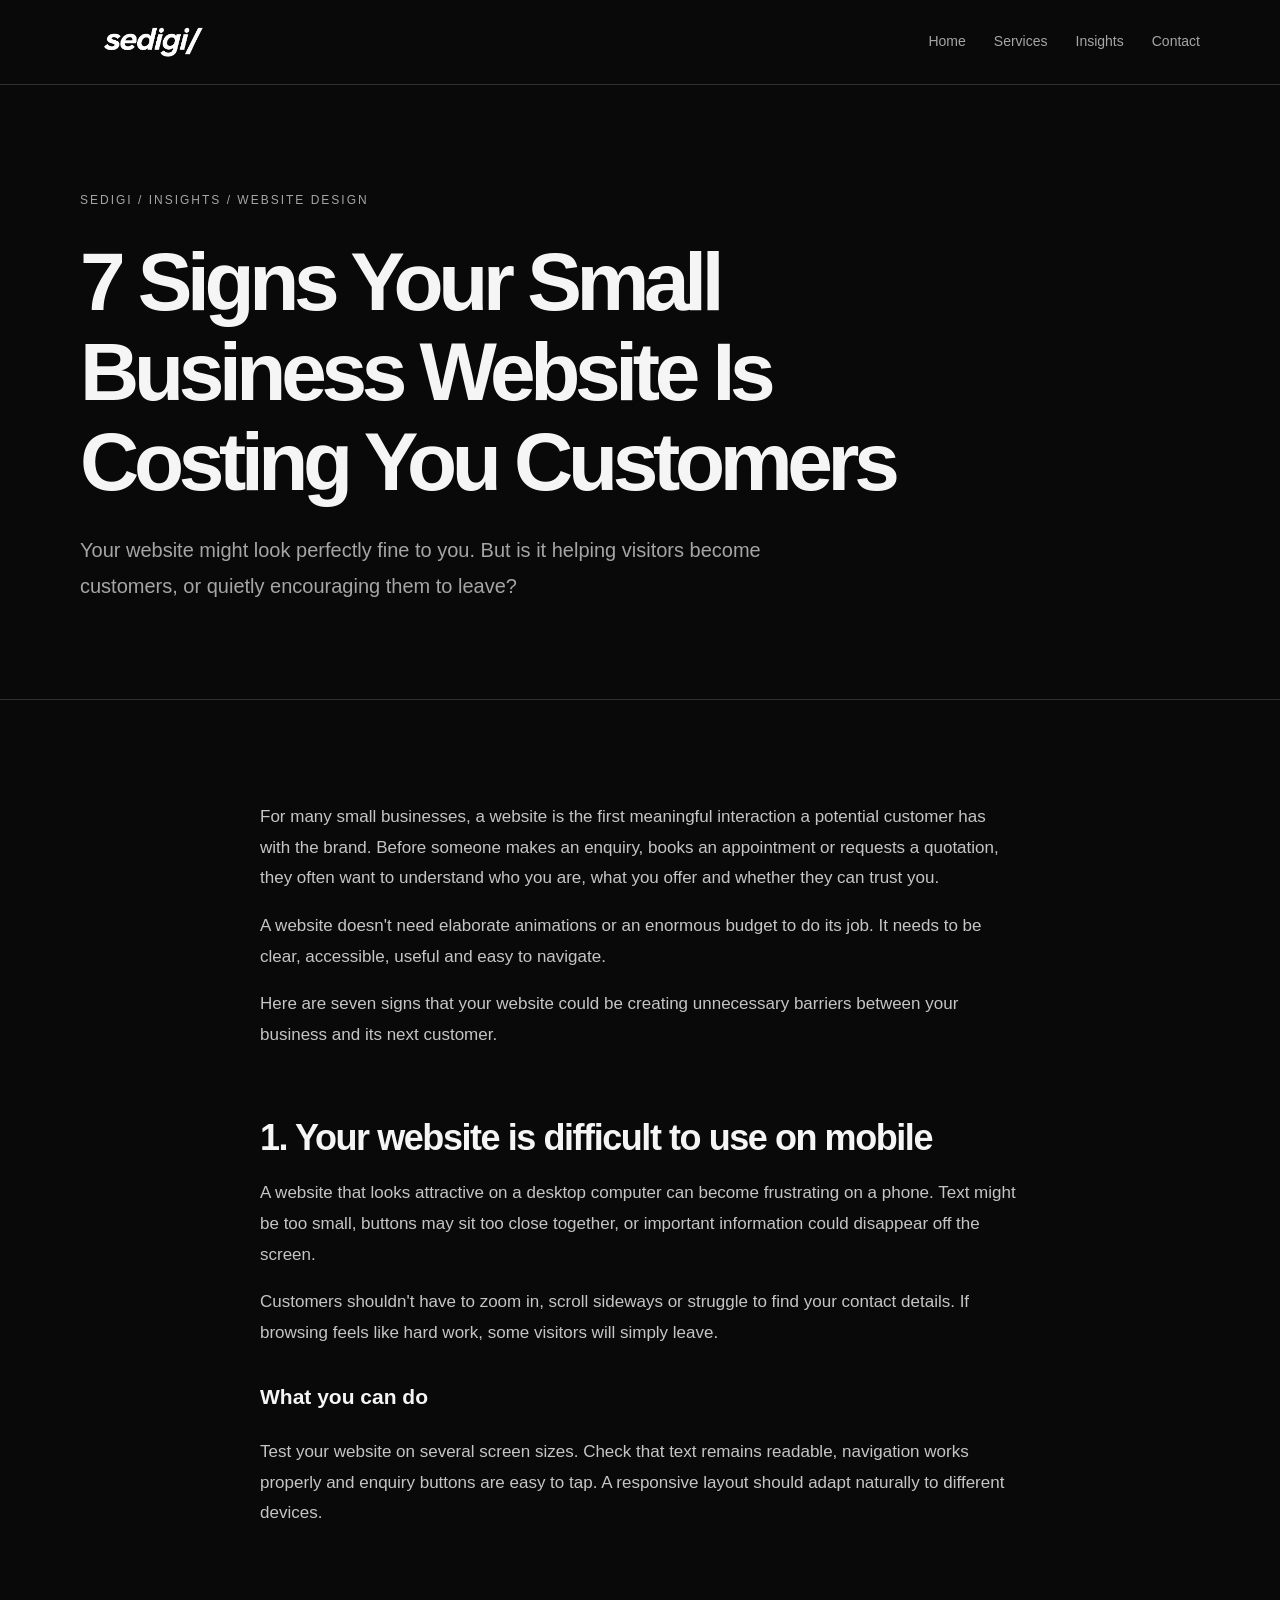
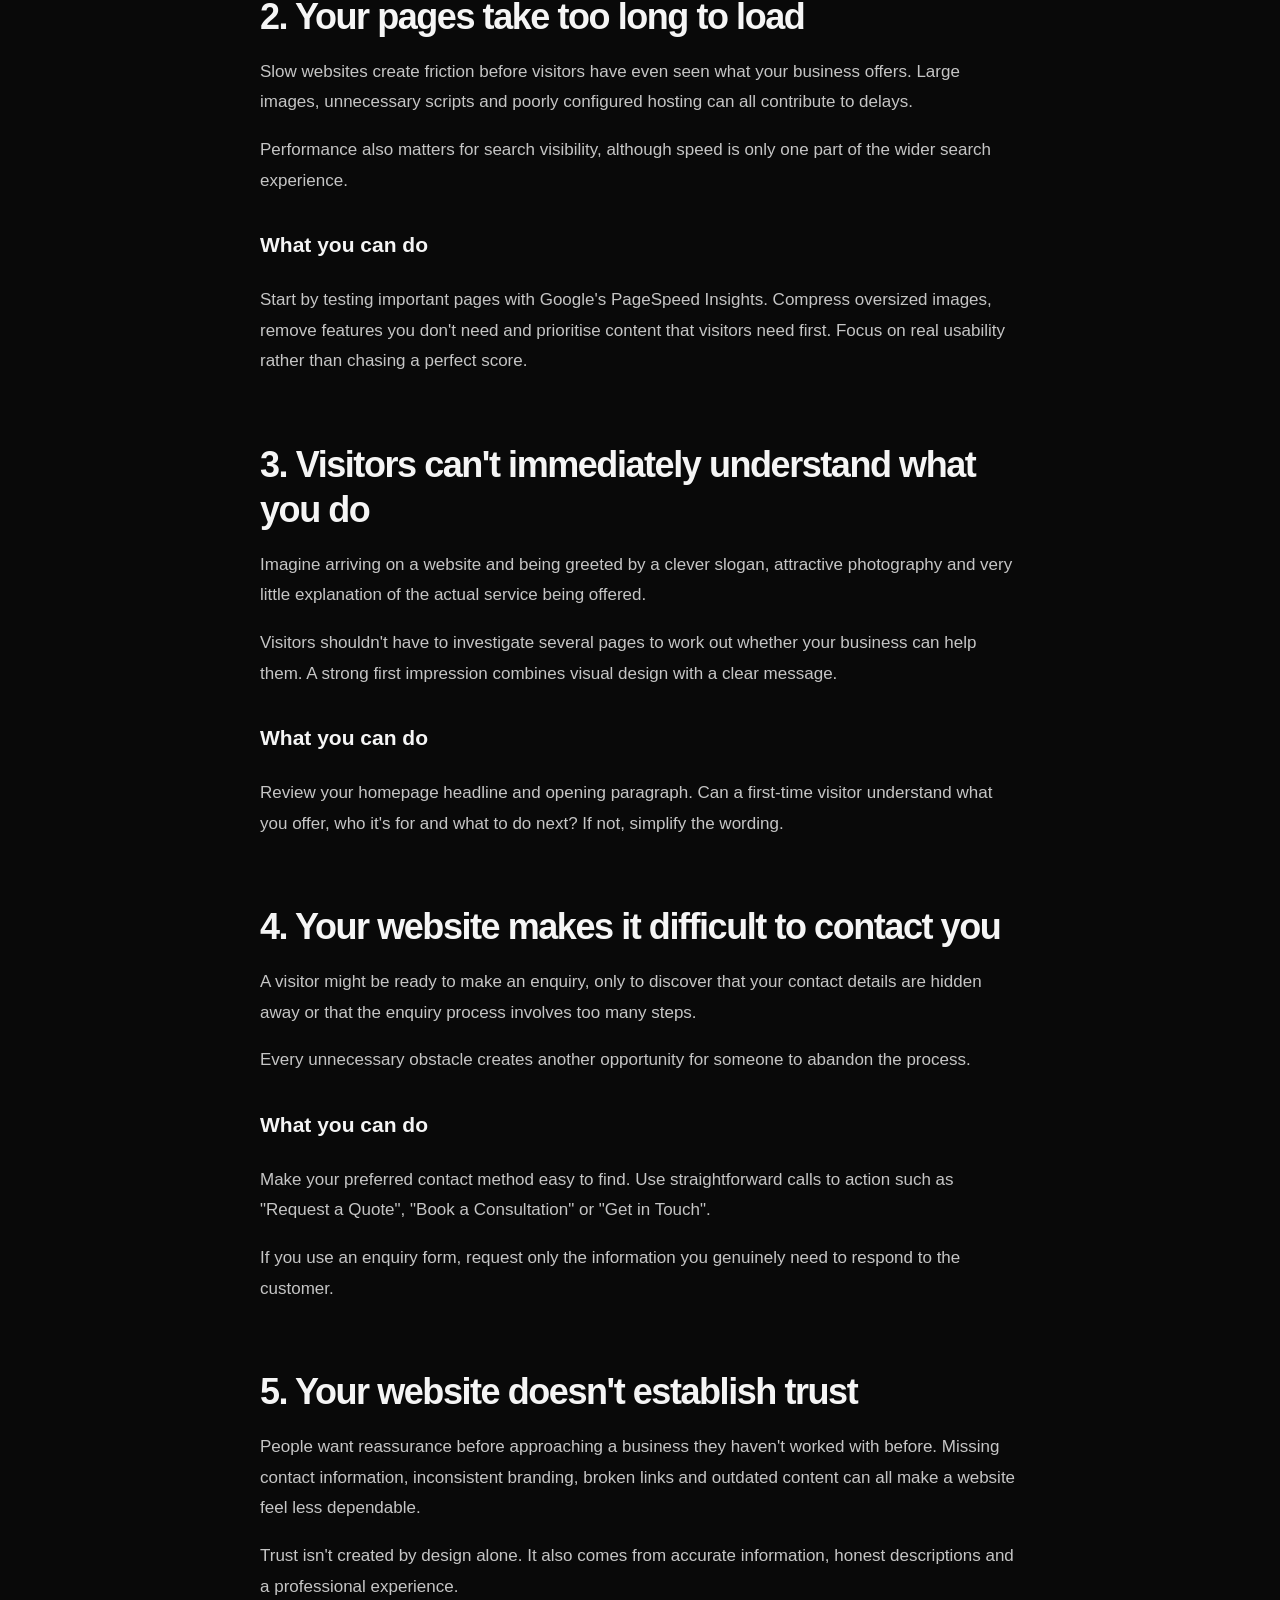
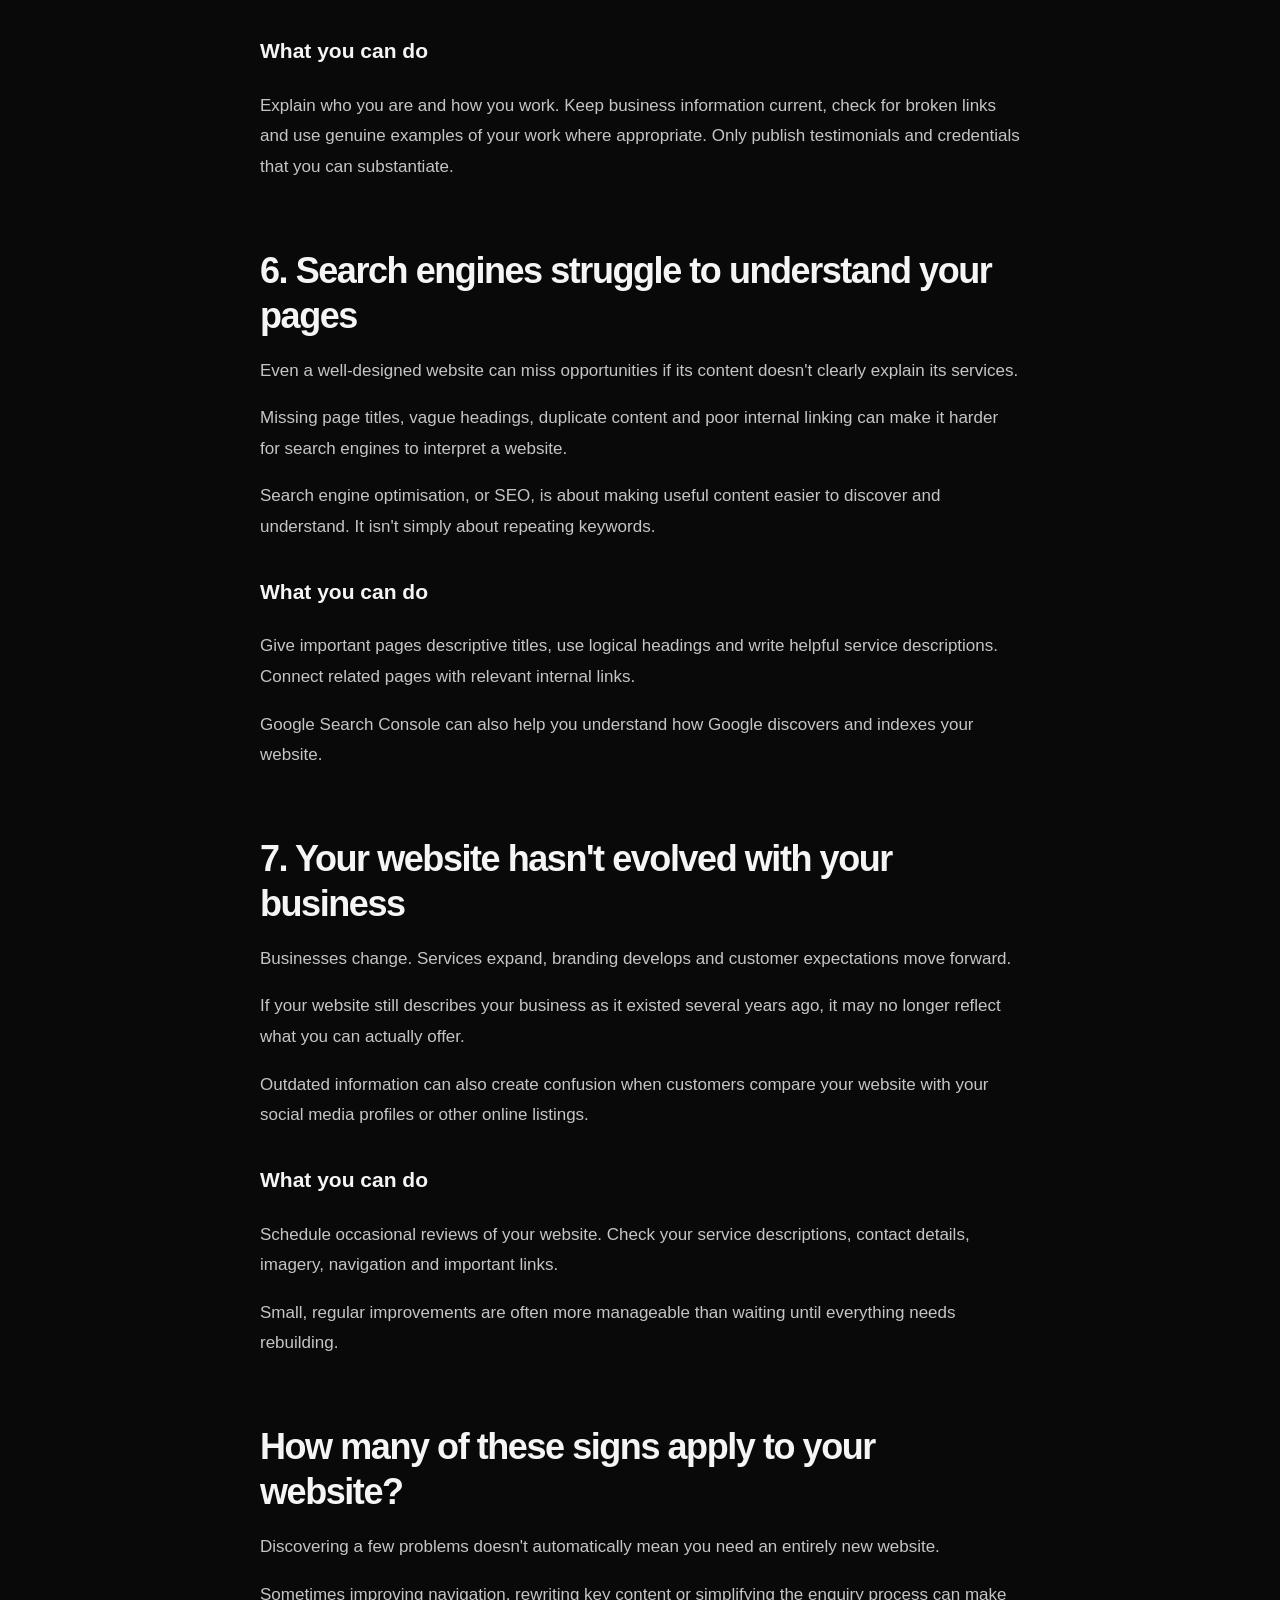
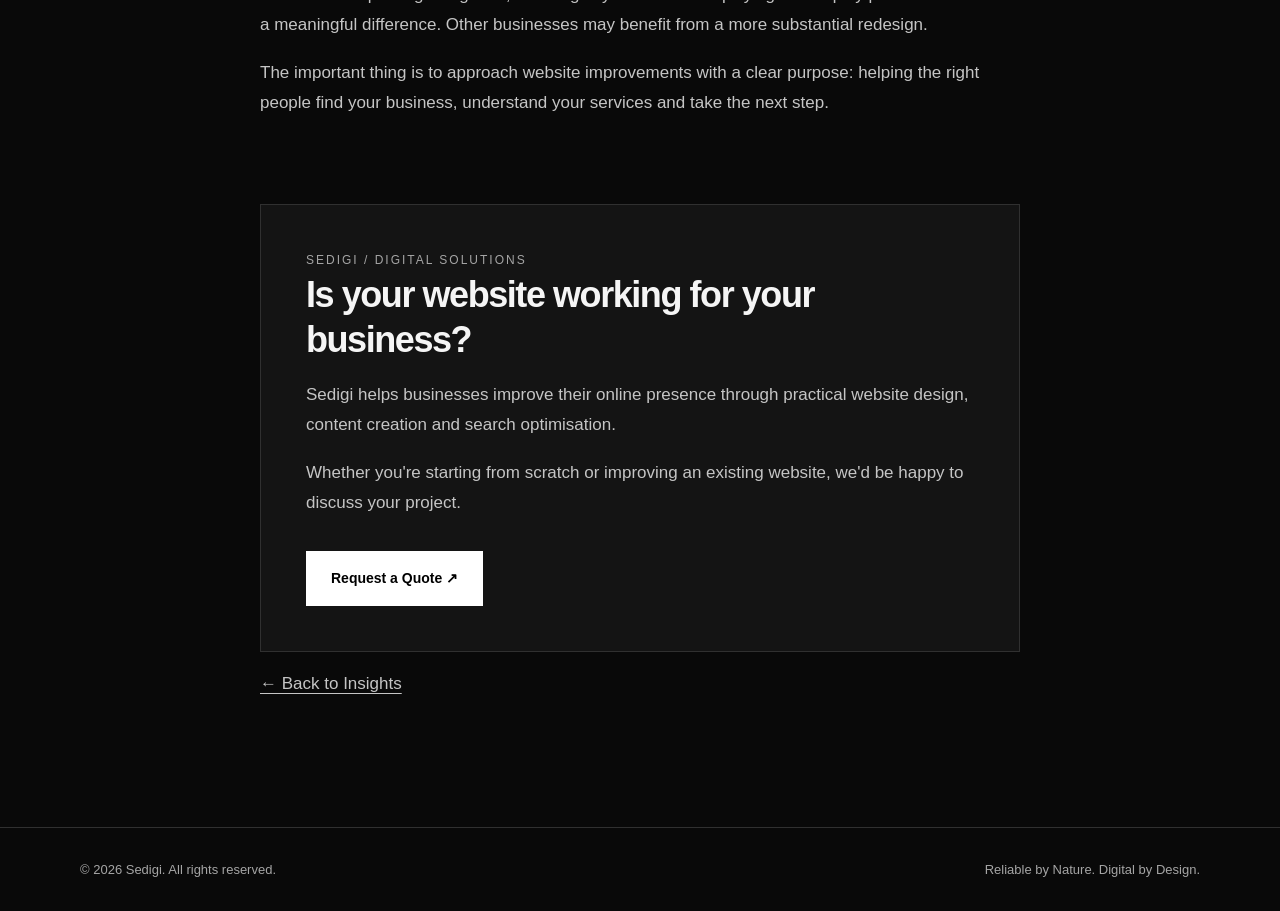
<file: insights/website-costing-you-customers/index.html>
<!DOCTYPE html>
<html lang="en-GB">
<head>
  <meta charset="UTF-8">
  <meta name="viewport" content="width=device-width, initial-scale=1">
  <meta name="theme-color" content="#090909">

  <title>7 Signs Your Small Business Website Is Costing You Customers | Sedigi</title>
  <meta name="description" content="Is your small business website losing customers? Discover seven common website problems and practical ways to improve your online presence.">
  <link rel="canonical" href="https://sedigi.co.uk/insights/website-costing-you-customers/">
  <link rel="icon" href="/favicon.ico">

  <style>
    * { box-sizing: border-box; }

    html { scroll-behavior: smooth; }

    body {
      margin: 0;
      background: #090909;
      color: #f5f5f5;
      font-family: Arial, Helvetica, sans-serif;
      line-height: 1.8;
    }

    a { color: inherit; }

    .container {
      width: min(1120px, calc(100% - 40px));
      margin: auto;
    }

    header {
      border-bottom: 1px solid #303030;
    }

    nav {
      min-height: 84px;
      display: flex;
      justify-content: space-between;
      align-items: center;
      gap: 24px;
    }

    .logo {
      display: block;
      width: 145px;
      height: auto;
    }

    .nav-links {
      display: flex;
      flex-wrap: wrap;
      gap: 28px;
    }

    .nav-links a {
      color: #a5a5a5;
      text-decoration: none;
      font-size: 14px;
    }

    .nav-links a:hover { color: white; }

    .article-header {
      padding: 105px 0 75px;
      border-bottom: 1px solid #303030;
    }

    .eyebrow {
      color: #a5a5a5;
      font-size: 12px;
      letter-spacing: 2px;
      text-transform: uppercase;
    }

    h1 {
      max-width: 950px;
      font-size: clamp(40px, 7vw, 82px);
      letter-spacing: -0.065em;
      line-height: 1.1;
      margin: 25px 0;
    }

    .subtitle {
      max-width: 720px;
      color: #a5a5a5;
      font-size: 20px;
    }

    .article-body {
      max-width: 760px;
      margin: 0 auto;
      padding: 85px 0 110px;
    }

    .article-body p,
    .article-body li {
      font-size: 17px;
      color: #c5c5c5;
    }

    .article-body h2 {
      margin: 65px 0 18px;
      font-size: clamp(27px, 4vw, 36px);
      letter-spacing: -0.04em;
      line-height: 1.25;
    }

    .article-body h3 {
      font-size: 21px;
      margin-top: 30px;
    }

    .article-body a {
      text-underline-offset: 4px;
    }

    .cta {
      margin-top: 85px;
      padding: 45px;
      background: #141414;
      border: 1px solid #303030;
    }

    .cta h2 { margin-top: 0; }

    .button {
      display: inline-block;
      padding: 14px 24px;
      margin-top: 15px;
      background: white;
      color: black;
      font-size: 14px;
      font-weight: 700;
      text-decoration: none;
      border: 1px solid white;
    }

    .button:hover {
      background: transparent;
      color: white;
    }

    footer {
      padding: 30px 0;
      border-top: 1px solid #303030;
      color: #a5a5a5;
      font-size: 13px;
    }

    .footer-inner {
      display: flex;
      justify-content: space-between;
      gap: 20px;
      flex-wrap: wrap;
    }

    @media (max-width: 700px) {
      nav {
        padding: 22px 0;
        align-items: flex-start;
        flex-direction: column;
      }

      .article-header { padding: 75px 0 55px; }
      .article-body { padding: 55px 0 75px; }
      .cta { padding: 28px; }
    }

    @media (prefers-reduced-motion: reduce) {
      html { scroll-behavior: auto; }
    }
  </style>

  <script type="application/ld+json">
  {
    "@context": "https://schema.org",
    "@type": "BlogPosting",
    "headline": "7 Signs Your Small Business Website Is Costing You Customers",
    "description": "Seven common website problems that can discourage potential customers, with practical advice for small businesses.",
    "mainEntityOfPage": {
      "@type": "WebPage",
      "@id": "https://sedigi.co.uk/insights/website-costing-you-customers/"
    },
    "author": {
      "@type": "Organization",
      "@id": "https://sedigi.co.uk/#organization",
      "name": "Sedigi"
    },
    "publisher": {
      "@type": "Organization",
      "@id": "https://sedigi.co.uk/#organization",
      "name": "Sedigi"
    },
    "inLanguage": "en-GB"
  }
  </script>
</head>

<body>

<header>
  <nav class="container" aria-label="Main navigation">
    <a href="/" aria-label="Sedigi home">
      <img src="/SEDIGI_Logo_White_Transparent.png"
           alt="Sedigi" class="logo">
    </a>

    <div class="nav-links">
      <a href="/">Home</a>
      <a href="/#services">Services</a>
      <a href="/insights/">Insights</a>
      <a href="/#contact">Contact</a>
    </div>
  </nav>
</header>

<main>
  <header class="article-header">
    <div class="container">
      <div class="eyebrow">
        Sedigi / Insights / Website Design
      </div>

      <h1>
        7 Signs Your Small Business Website
        Is Costing You Customers
      </h1>

      <p class="subtitle">
        Your website might look perfectly fine to you.
        But is it helping visitors become customers,
        or quietly encouraging them to leave?
      </p>
    </div>
  </header>

  <article class="container">
    <div class="article-body">

      <p>
        For many small businesses, a website is the first
        meaningful interaction a potential customer has
        with the brand. Before someone makes an enquiry,
        books an appointment or requests a quotation,
        they often want to understand who you are,
        what you offer and whether they can trust you.
      </p>

      <p>
        A website doesn't need elaborate animations
        or an enormous budget to do its job. It needs
        to be clear, accessible, useful and easy to
        navigate.
      </p>

      <p>
        Here are seven signs that your website could
        be creating unnecessary barriers between
        your business and its next customer.
      </p>

      <h2>1. Your website is difficult to use on mobile</h2>

      <p>
        A website that looks attractive on a desktop
        computer can become frustrating on a phone.
        Text might be too small, buttons may sit too
        close together, or important information
        could disappear off the screen.
      </p>

      <p>
        Customers shouldn't have to zoom in, scroll
        sideways or struggle to find your contact
        details. If browsing feels like hard work,
        some visitors will simply leave.
      </p>

      <h3>What you can do</h3>

      <p>
        Test your website on several screen sizes.
        Check that text remains readable, navigation
        works properly and enquiry buttons are easy
        to tap. A responsive layout should adapt
        naturally to different devices.
      </p>

      <h2>2. Your pages take too long to load</h2>

      <p>
        Slow websites create friction before visitors
        have even seen what your business offers.
        Large images, unnecessary scripts and
        poorly configured hosting can all contribute
        to delays.
      </p>

      <p>
        Performance also matters for search visibility,
        although speed is only one part of the wider
        search experience.
      </p>

      <h3>What you can do</h3>

      <p>
        Start by testing important pages with
        Google's PageSpeed Insights. Compress oversized
        images, remove features you don't need and
        prioritise content that visitors need first.
        Focus on real usability rather than chasing
        a perfect score.
      </p>

      <h2>3. Visitors can't immediately understand what you do</h2>

      <p>
        Imagine arriving on a website and being greeted
        by a clever slogan, attractive photography
        and very little explanation of the actual
        service being offered.
      </p>

      <p>
        Visitors shouldn't have to investigate several
        pages to work out whether your business can
        help them. A strong first impression combines
        visual design with a clear message.
      </p>

      <h3>What you can do</h3>

      <p>
        Review your homepage headline and opening
        paragraph. Can a first-time visitor understand
        what you offer, who it's for and what to do
        next? If not, simplify the wording.
      </p>

      <h2>4. Your website makes it difficult to contact you</h2>

      <p>
        A visitor might be ready to make an enquiry,
        only to discover that your contact details
        are hidden away or that the enquiry process
        involves too many steps.
      </p>

      <p>
        Every unnecessary obstacle creates another
        opportunity for someone to abandon the process.
      </p>

      <h3>What you can do</h3>

      <p>
        Make your preferred contact method easy to
        find. Use straightforward calls to action
        such as "Request a Quote", "Book a Consultation"
        or "Get in Touch".
      </p>

      <p>
        If you use an enquiry form, request only
        the information you genuinely need to
        respond to the customer.
      </p>

      <h2>5. Your website doesn't establish trust</h2>

      <p>
        People want reassurance before approaching
        a business they haven't worked with before.
        Missing contact information, inconsistent
        branding, broken links and outdated content
        can all make a website feel less dependable.
      </p>

      <p>
        Trust isn't created by design alone. It also
        comes from accurate information, honest
        descriptions and a professional experience.
      </p>

      <h3>What you can do</h3>

      <p>
        Explain who you are and how you work.
        Keep business information current, check
        for broken links and use genuine examples
        of your work where appropriate. Only
        publish testimonials and credentials
        that you can substantiate.
      </p>

      <h2>6. Search engines struggle to understand your pages</h2>

      <p>
        Even a well-designed website can miss
        opportunities if its content doesn't clearly
        explain its services.
      </p>

      <p>
        Missing page titles, vague headings,
        duplicate content and poor internal
        linking can make it harder for search
        engines to interpret a website.
      </p>

      <p>
        Search engine optimisation, or SEO, is
        about making useful content easier to
        discover and understand. It isn't simply
        about repeating keywords.
      </p>

      <h3>What you can do</h3>

      <p>
        Give important pages descriptive titles,
        use logical headings and write helpful
        service descriptions. Connect related
        pages with relevant internal links.
      </p>

      <p>
        Google Search Console can also help
        you understand how Google discovers
        and indexes your website.
      </p>

      <h2>7. Your website hasn't evolved with your business</h2>

      <p>
        Businesses change. Services expand,
        branding develops and customer
        expectations move forward.
      </p>

      <p>
        If your website still describes your
        business as it existed several years ago,
        it may no longer reflect what you can
        actually offer.
      </p>

      <p>
        Outdated information can also create
        confusion when customers compare your
        website with your social media profiles
        or other online listings.
      </p>

      <h3>What you can do</h3>

      <p>
        Schedule occasional reviews of your
        website. Check your service descriptions,
        contact details, imagery, navigation
        and important links.
      </p>

      <p>
        Small, regular improvements are often
        more manageable than waiting until
        everything needs rebuilding.
      </p>

      <h2>How many of these signs apply to your website?</h2>

      <p>
        Discovering a few problems doesn't
        automatically mean you need an entirely
        new website.
      </p>

      <p>
        Sometimes improving navigation, rewriting
        key content or simplifying the enquiry
        process can make a meaningful difference.
        Other businesses may benefit from a more
        substantial redesign.
      </p>

      <p>
        The important thing is to approach website
        improvements with a clear purpose:
        helping the right people find your
        business, understand your services
        and take the next step.
      </p>

      <div class="cta">
        <div class="eyebrow">Sedigi / Digital Solutions</div>

        <h2>Is your website working for your business?</h2>

        <p>
          Sedigi helps businesses improve their
          online presence through practical
          website design, content creation
          and search optimisation.
        </p>

        <p>
          Whether you're starting from scratch
          or improving an existing website,
          we'd be happy to discuss your project.
        </p>

        <a class="button"
           href="mailto:hello@sedigi.co.uk?subject=Website%20Enquiry%20-%20Sedigi">
          Request a Quote ↗
        </a>
      </div>

      <p>
        <a href="/insights/">← Back to Insights</a>
      </p>

    </div>
  </article>
</main>

<footer>
  <div class="container footer-inner">
    <span>© 2026 Sedigi. All rights reserved.</span>
    <span>Reliable by Nature. Digital by Design.</span>
  </div>
</footer>

</body>
</html>
</file>
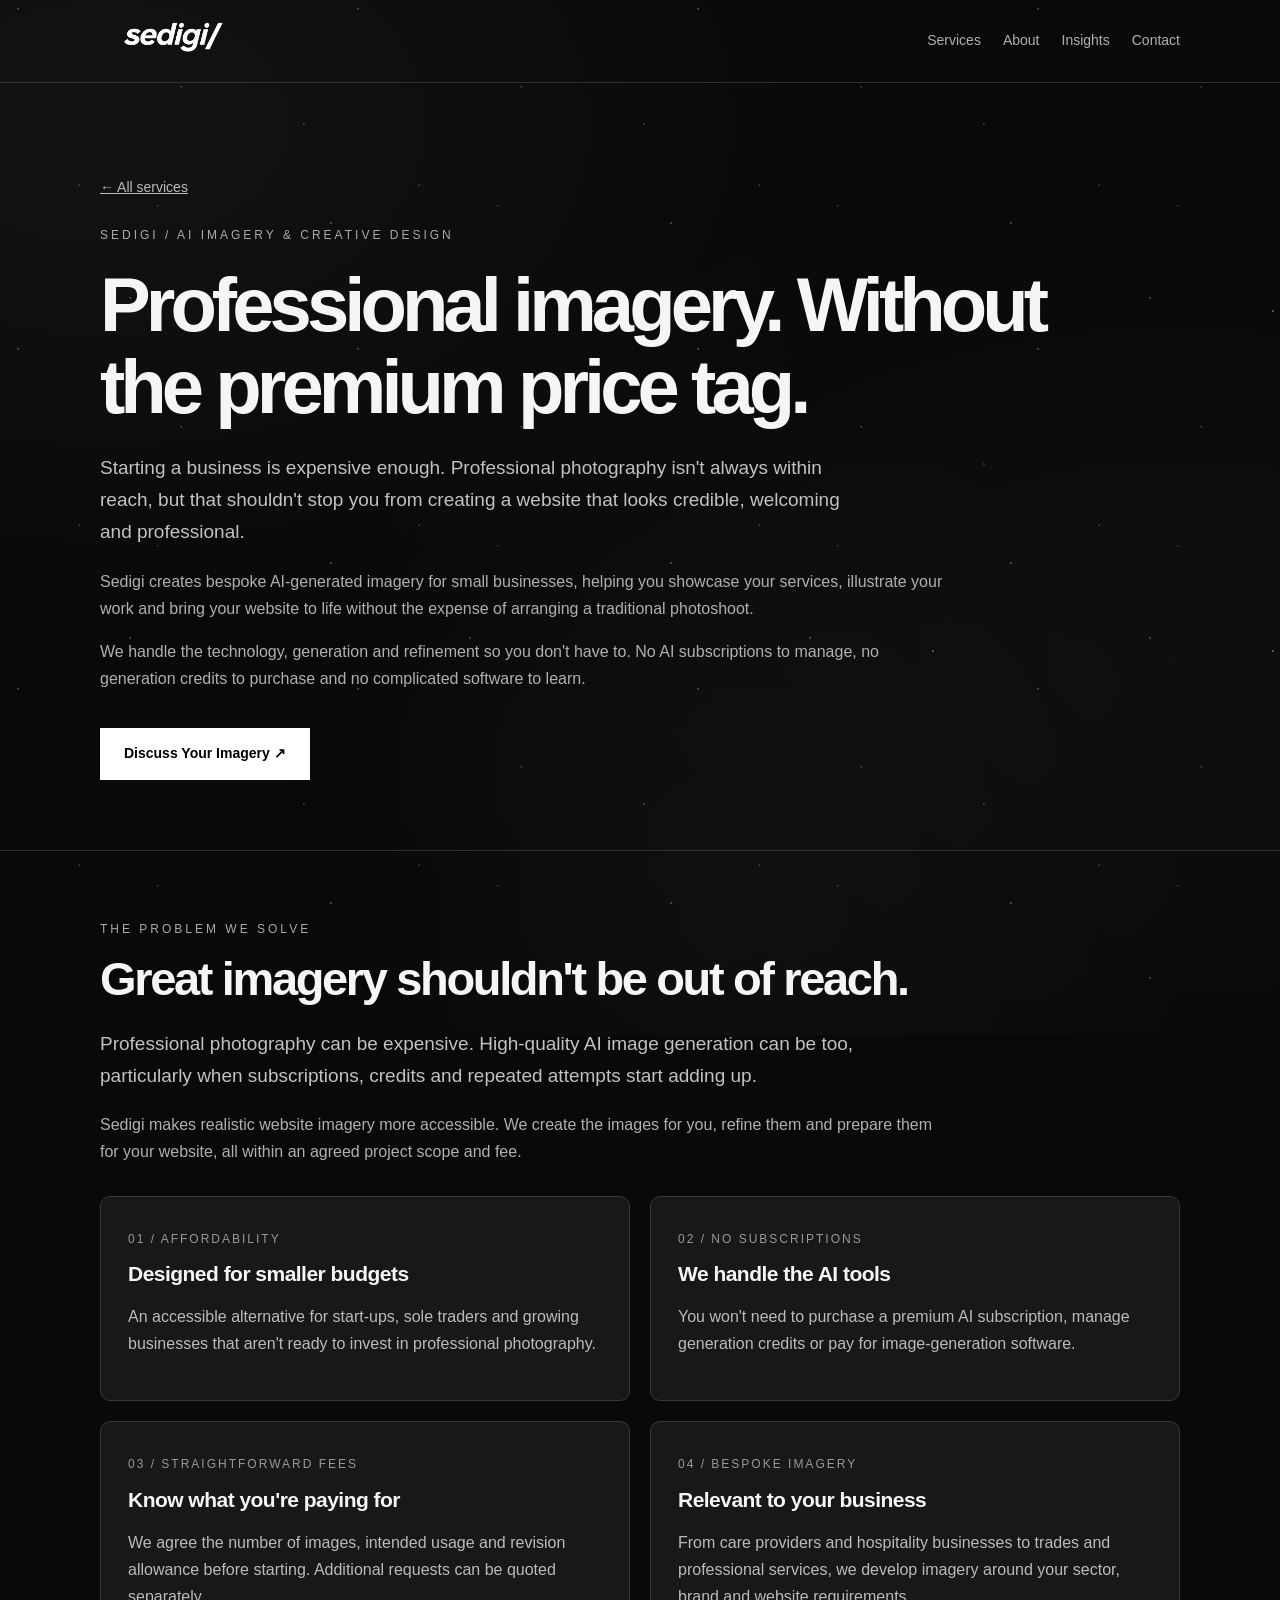
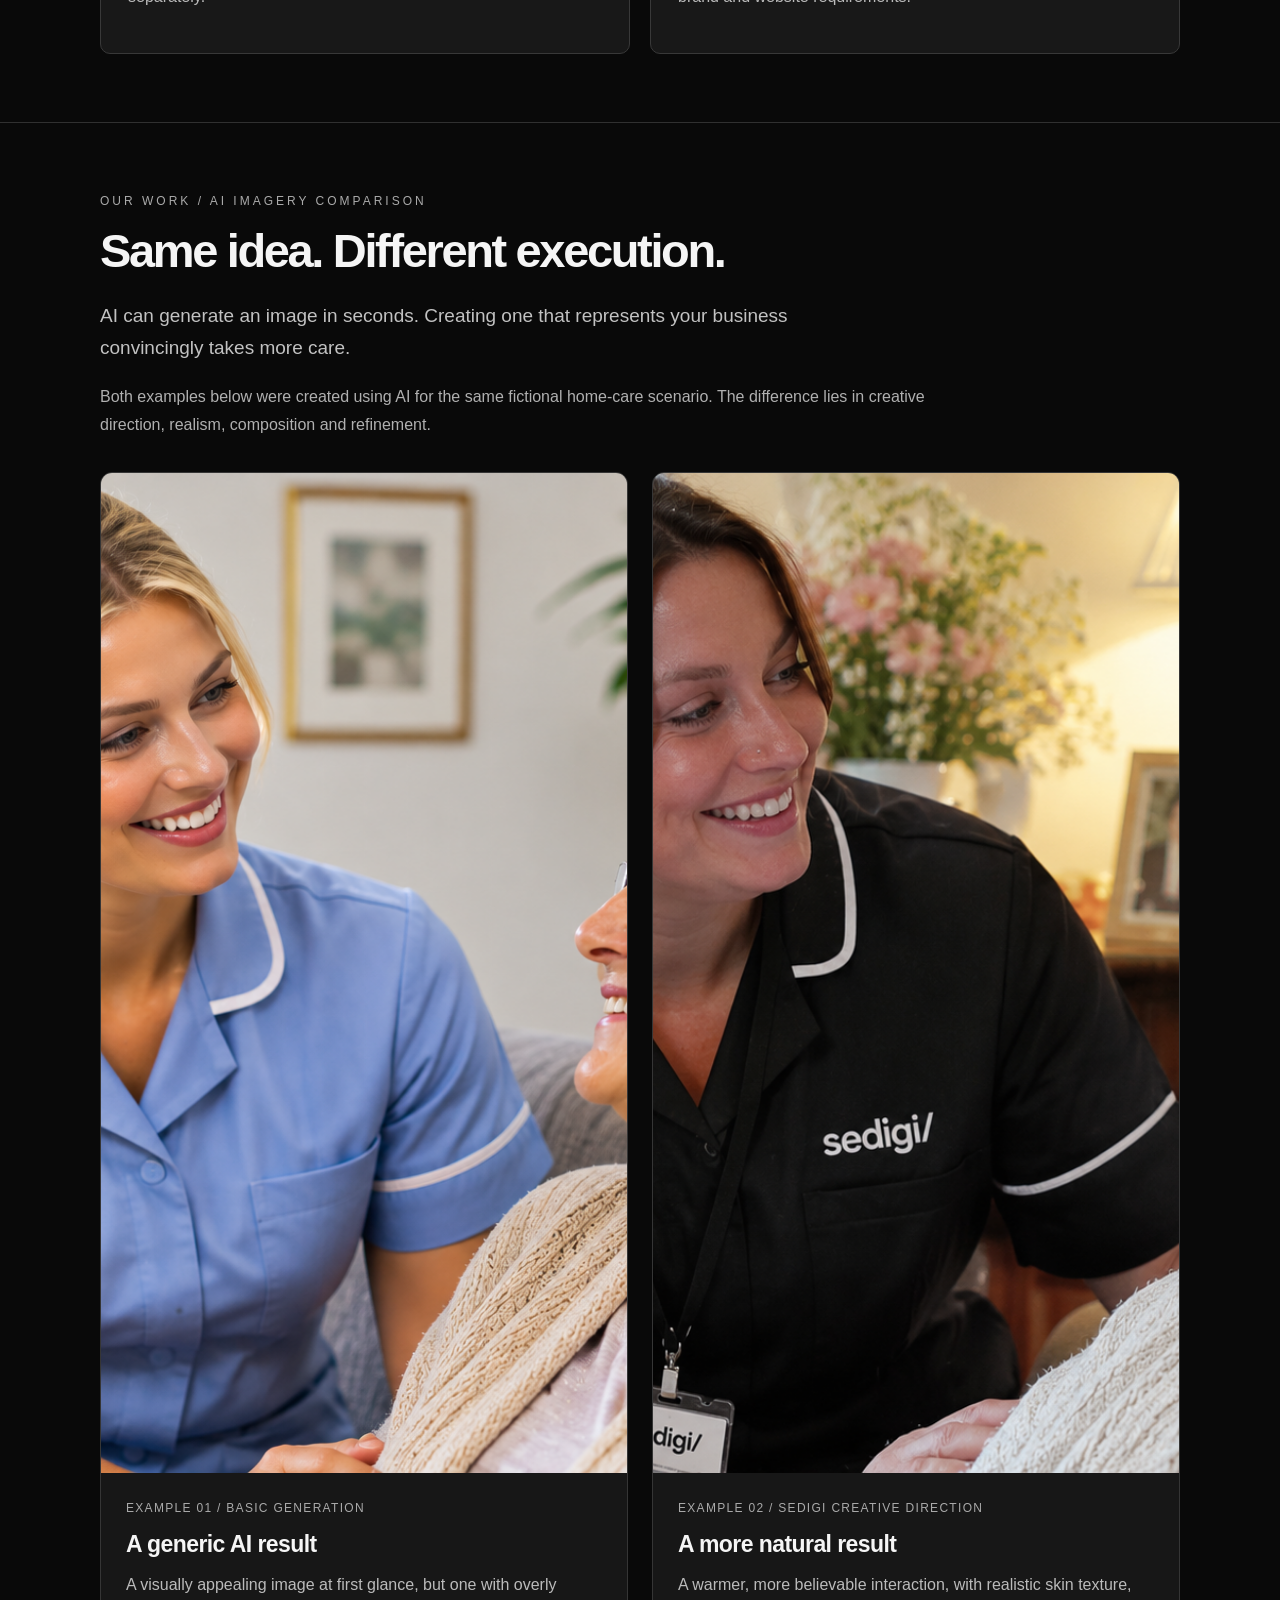
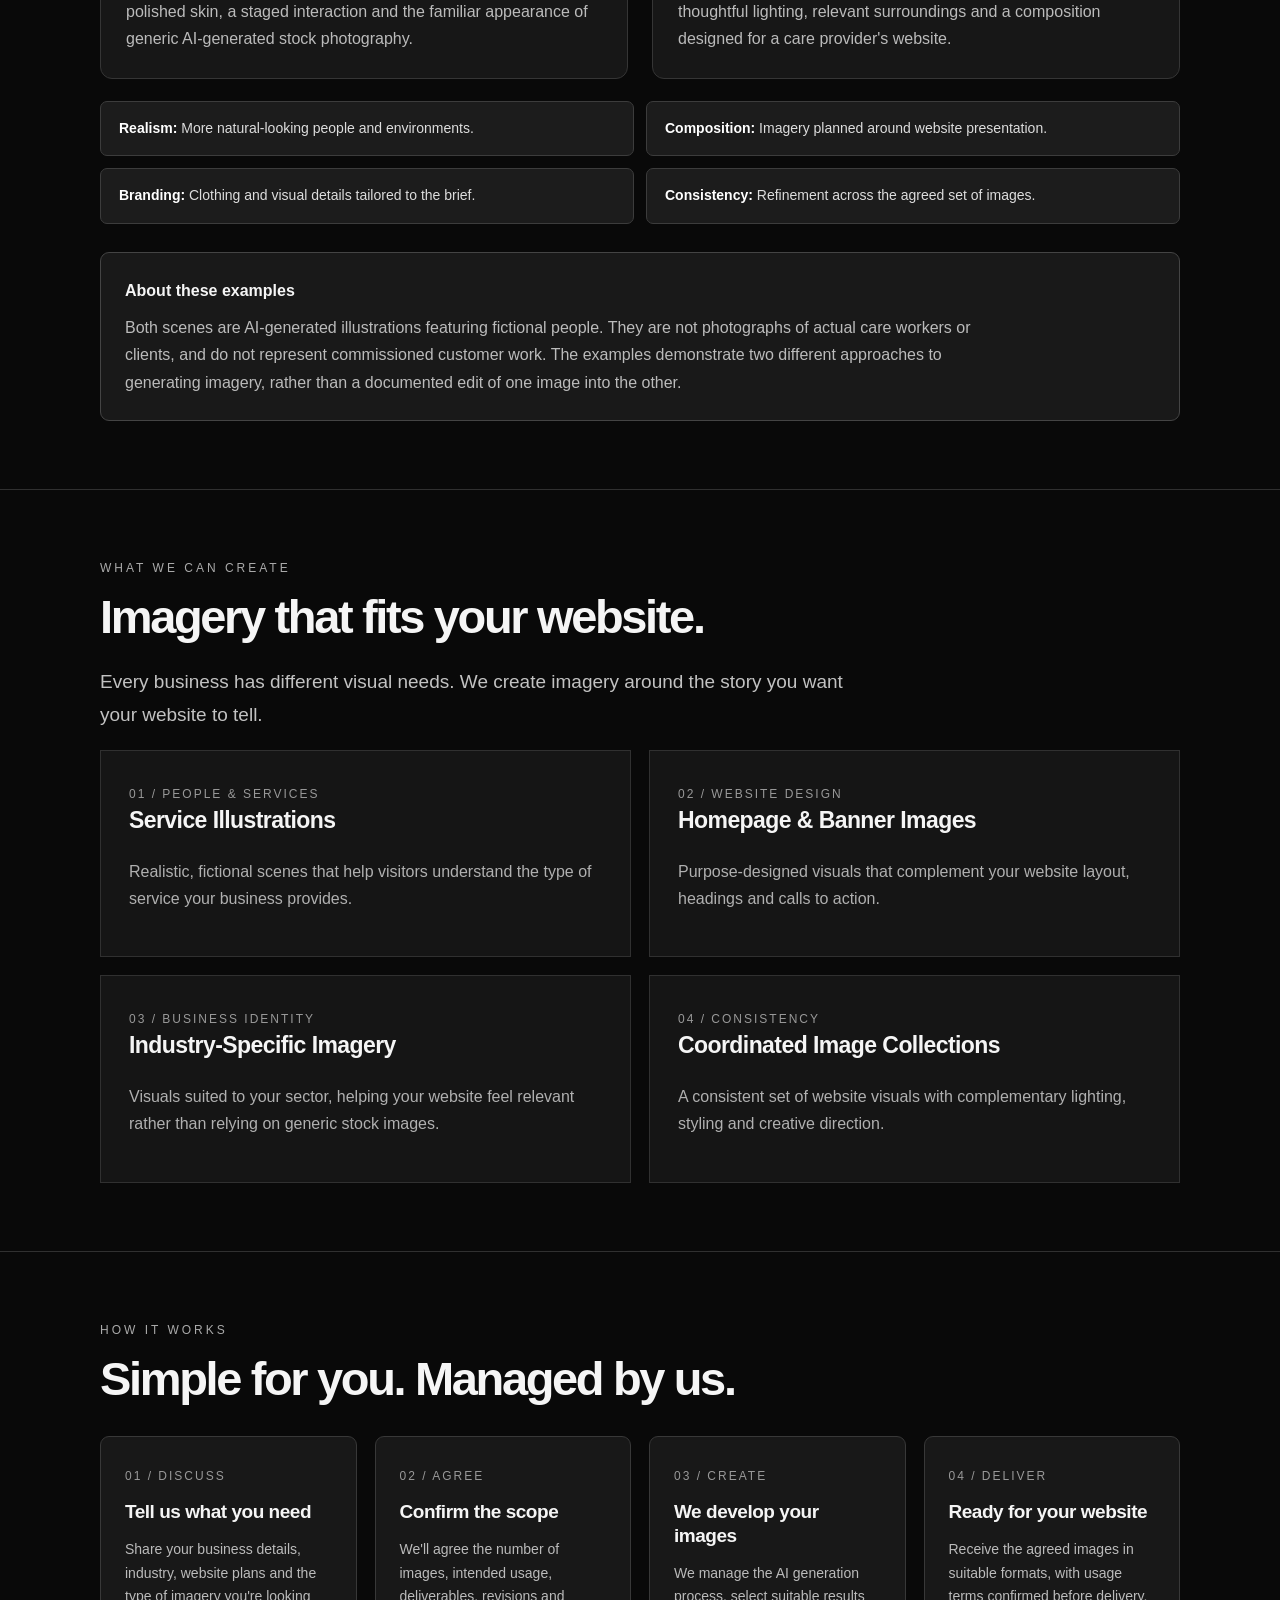
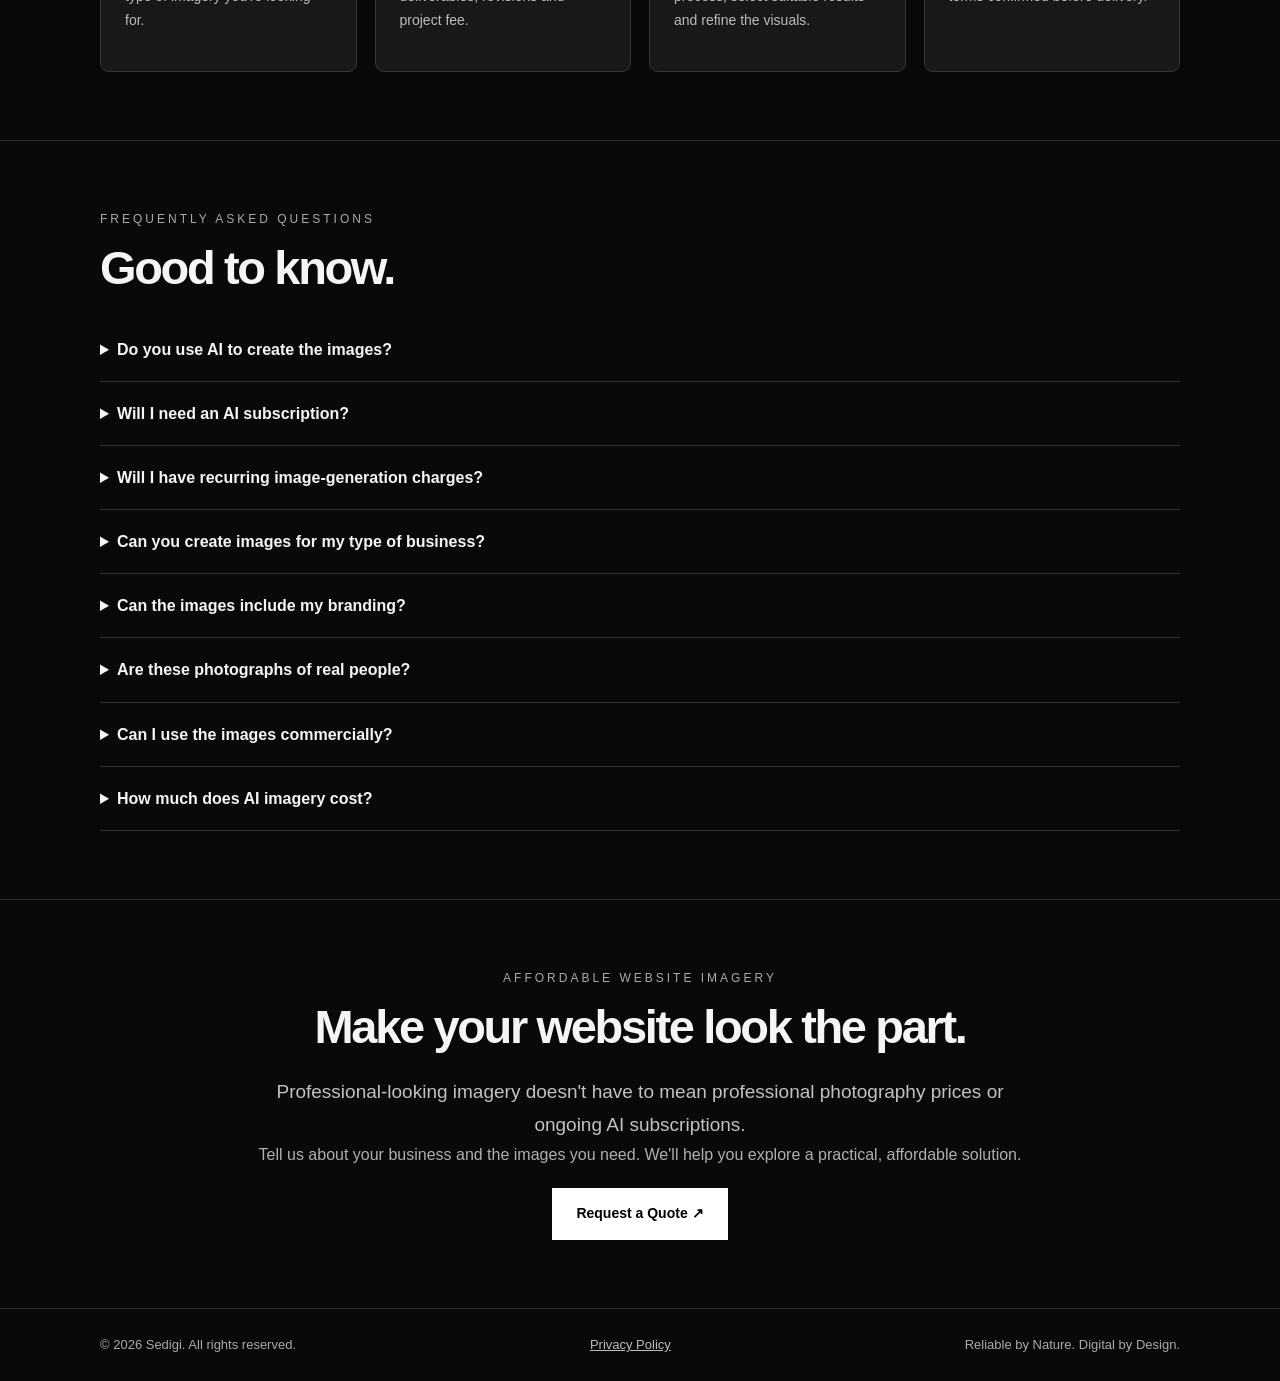
<file: services/ai-imagery-creative-design/index.html>
<!DOCTYPE html>
<html lang="en-GB">
<head>
<meta charset="UTF-8">
<meta name="viewport" content="width=device-width, initial-scale=1">

<title>Affordable AI Website Imagery | Sedigi</title>
<meta name="description" content="Affordable, realistic AI-generated website imagery for small businesses. No AI subscriptions or generation credits required. Bespoke imagery from Sedigi.">
<meta name="theme-color" content="#090909">
<link rel="canonical" href="https://sedigi.co.uk/services/ai-imagery-creative-design/">
<link rel="icon" href="/favicon.ico">
<link rel="stylesheet" href="/assets/services.css">

<style>
.ai-comparison{
 display:grid;
 grid-template-columns:repeat(2,minmax(0,1fr));
 gap:24px;
 margin-top:34px;
}
.ai-example{
 background:#171717;
 border:1px solid #353535;
 border-radius:12px;
 overflow:hidden;
}
.ai-example img{
 display:block;
 width:100%;
 aspect-ratio:16/10;
 object-fit:cover;
}
.ai-example-content{padding:25px}
.ai-example-label{
 color:#aaa;
 font-size:12px;
 text-transform:uppercase;
 letter-spacing:1.3px;
}
.ai-example h3{font-size:23px;margin:12px 0}
.ai-example p{color:#bbb;margin:0;line-height:1.7}
.ai-benefits{
 display:grid;
 grid-template-columns:repeat(2,minmax(0,1fr));
 gap:20px;
 margin-top:30px;
}
.ai-benefit{
 padding:27px;
 background:#181818;
 border:1px solid #383838;
 border-radius:10px;
}
.ai-benefit h3{font-size:21px;margin:10px 0}
.ai-benefit p{color:#bbb;line-height:1.7}
.ai-process{
 display:grid;
 grid-template-columns:repeat(4,minmax(0,1fr));
 gap:18px;
 margin-top:30px;
}
.ai-step{
 background:#181818;
 border:1px solid #383838;
 border-radius:9px;
 padding:24px;
}
.ai-step h3{font-size:19px;margin:12px 0}
.ai-step p{color:#bbb;font-size:14px;line-height:1.7}
.ai-disclosure{
 margin-top:28px;
 padding:24px;
 background:#191919;
 border:1px solid #444;
 border-radius:9px;
}
.ai-disclosure p{color:#bbb;margin:10px 0 0}
.ai-checks{
 display:grid;
 grid-template-columns:repeat(2,minmax(0,1fr));
 gap:12px;
 margin-top:22px;
}
.ai-check{
 padding:15px 18px;
 border:1px solid #3c3c3c;
 border-radius:7px;
 background:#1c1c1c;
 color:#ddd;
 font-size:14px;
}
.ai-check strong{color:#fff}
@media(max-width:850px){
 .ai-process{grid-template-columns:repeat(2,minmax(0,1fr))}
}
@media(max-width:650px){
 .ai-comparison,.ai-benefits,.ai-process,.ai-checks{
  grid-template-columns:1fr;
 }
 .ai-example-content{padding:20px}
 .ai-example img{aspect-ratio:16/11}
}
</style>

<script type="application/ld+json">
{
 "@context":"https://schema.org",
 "@type":"Service",
 "name":"AI Imagery & Creative Design",
 "serviceType":"Affordable AI-generated website imagery",
 "provider":{
  "@type":"Organization",
  "name":"Sedigi",
  "url":"https://sedigi.co.uk/"
 },
 "areaServed":{
  "@type":"Country",
  "name":"United Kingdom"
 },
 "url":"https://sedigi.co.uk/services/ai-imagery-creative-design/"
}
</script>
</head>

<body>

<header>
<nav class="container" aria-label="Main navigation">
<a href="/" aria-label="Sedigi homepage">
<img class="logo-image" src="/SEDIGI_Logo_White_Transparent.png" alt="sedigi/">
</a>
<div class="nav-links">
<a href="/#services">Services</a>
<a href="/#about">About</a>
<a href="/insights/">Insights</a>
<a href="/quote/">Contact</a>
</div>
</nav>
</header>

<main>

<div class="container hero">
<a class="back" href="/#services">← All services</a>
<div class="eyebrow" style="margin-top:25px">
Sedigi / AI Imagery & Creative Design
</div>

<h1>Professional imagery. Without the premium price tag.</h1>

<p class="lead">
Starting a business is expensive enough. Professional photography
isn't always within reach, but that shouldn't stop you from creating
a website that looks credible, welcoming and professional.
</p>

<p class="muted">
Sedigi creates bespoke AI-generated imagery for small businesses,
helping you showcase your services, illustrate your work and bring
your website to life without the expense of arranging a traditional
photoshoot.
</p>

<p class="muted">
We handle the technology, generation and refinement so you don't
have to. No AI subscriptions to manage, no generation credits to
purchase and no complicated software to learn.
</p>

<a class="button" href="/quote/">Discuss Your Imagery ↗</a>
</div>

<section>
<div class="container">

<div class="eyebrow">The problem we solve</div>
<h2>Great imagery shouldn't be out of reach.</h2>

<p class="lead">
Professional photography can be expensive. High-quality AI image
generation can be too, particularly when subscriptions, credits
and repeated attempts start adding up.
</p>

<p class="muted">
Sedigi makes realistic website imagery more accessible. We create
the images for you, refine them and prepare them for your website,
all within an agreed project scope and fee.
</p>

<div class="ai-benefits">

<article class="ai-benefit">
<span class="kicker">01 / Affordability</span>
<h3>Designed for smaller budgets</h3>
<p>
An accessible alternative for start-ups, sole traders and growing
businesses that aren't ready to invest in professional photography.
</p>
</article>

<article class="ai-benefit">
<span class="kicker">02 / No subscriptions</span>
<h3>We handle the AI tools</h3>
<p>
You won't need to purchase a premium AI subscription, manage
generation credits or pay for image-generation software.
</p>
</article>

<article class="ai-benefit">
<span class="kicker">03 / Straightforward fees</span>
<h3>Know what you're paying for</h3>
<p>
We agree the number of images, intended usage and revision
allowance before starting. Additional requests can be quoted
separately.
</p>
</article>

<article class="ai-benefit">
<span class="kicker">04 / Bespoke imagery</span>
<h3>Relevant to your business</h3>
<p>
From care providers and hospitality businesses to trades and
professional services, we develop imagery around your sector,
brand and website requirements.
</p>
</article>

</div>
</div>
</section>

<section id="portfolio">
<div class="container">

<div class="eyebrow">Our work / AI imagery comparison</div>

<h2>Same idea. Different execution.</h2>

<p class="lead">
AI can generate an image in seconds. Creating one that represents
your business convincingly takes more care.
</p>

<p class="muted">
Both examples below were created using AI for the same fictional
home-care scenario. The difference lies in creative direction,
realism, composition and refinement.
</p>

<div class="ai-comparison">

<article class="ai-example">
<img
 src="/assets/ai-imagery-basic-example.png"
 alt="Illustrative basic AI-generated image of a care worker with an older woman"
 loading="lazy"
 width="1600"
 height="1000">

<div class="ai-example-content">
<div class="ai-example-label">Example 01 / Basic generation</div>
<h3>A generic AI result</h3>
<p>
A visually appealing image at first glance, but one with
overly polished skin, a staged interaction and the familiar
appearance of generic AI-generated stock photography.
</p>
</div>
</article>

<article class="ai-example">
<img
 src="/assets/ai-imagery-sedigi-refined.png"
 alt="Sedigi AI-generated home-care imagery showing a care worker interacting naturally with an older woman"
 loading="lazy"
 width="1600"
 height="1000">

<div class="ai-example-content">
<div class="ai-example-label">Example 02 / Sedigi creative direction</div>
<h3>A more natural result</h3>
<p>
A warmer, more believable interaction, with realistic skin
texture, thoughtful lighting, relevant surroundings and
a composition designed for a care provider's website.
</p>
</div>
</article>

</div>

<div class="ai-checks">
<div class="ai-check"><strong>Realism:</strong> More natural-looking people and environments.</div>
<div class="ai-check"><strong>Composition:</strong> Imagery planned around website presentation.</div>
<div class="ai-check"><strong>Branding:</strong> Clothing and visual details tailored to the brief.</div>
<div class="ai-check"><strong>Consistency:</strong> Refinement across the agreed set of images.</div>
</div>

<div class="ai-disclosure">
<strong>About these examples</strong>
<p>
Both scenes are AI-generated illustrations featuring fictional
people. They are not photographs of actual care workers or clients,
and do not represent commissioned customer work. The examples
demonstrate two different approaches to generating imagery, rather
than a documented edit of one image into the other.
</p>
</div>

</div>
</section>

<section>
<div class="container">

<div class="eyebrow">What we can create</div>
<h2>Imagery that fits your website.</h2>

<p class="lead">
Every business has different visual needs. We create imagery
around the story you want your website to tell.
</p>

<div class="grid">

<article class="panel">
<span class="kicker">01 / People & services</span>
<h3>Service Illustrations</h3>
<p>
Realistic, fictional scenes that help visitors understand
the type of service your business provides.
</p>
</article>

<article class="panel">
<span class="kicker">02 / Website design</span>
<h3>Homepage & Banner Images</h3>
<p>
Purpose-designed visuals that complement your website
layout, headings and calls to action.
</p>
</article>

<article class="panel">
<span class="kicker">03 / Business identity</span>
<h3>Industry-Specific Imagery</h3>
<p>
Visuals suited to your sector, helping your website
feel relevant rather than relying on generic stock images.
</p>
</article>

<article class="panel">
<span class="kicker">04 / Consistency</span>
<h3>Coordinated Image Collections</h3>
<p>
A consistent set of website visuals with complementary
lighting, styling and creative direction.
</p>
</article>

</div>
</div>
</section>

<section>
<div class="container">

<div class="eyebrow">How it works</div>
<h2>Simple for you. Managed by us.</h2>

<div class="ai-process">

<article class="ai-step">
<span class="kicker">01 / Discuss</span>
<h3>Tell us what you need</h3>
<p>
Share your business details, industry, website plans
and the type of imagery you're looking for.
</p>
</article>

<article class="ai-step">
<span class="kicker">02 / Agree</span>
<h3>Confirm the scope</h3>
<p>
We'll agree the number of images, intended usage,
deliverables, revisions and project fee.
</p>
</article>

<article class="ai-step">
<span class="kicker">03 / Create</span>
<h3>We develop your images</h3>
<p>
We manage the AI generation process, select
suitable results and refine the visuals.
</p>
</article>

<article class="ai-step">
<span class="kicker">04 / Deliver</span>
<h3>Ready for your website</h3>
<p>
Receive the agreed images in suitable formats,
with usage terms confirmed before delivery.
</p>
</article>

</div>
</div>
</section>

<section>
<div class="container faq">

<div class="eyebrow">Frequently asked questions</div>
<h2>Good to know.</h2>

<details>
<summary>Do you use AI to create the images?</summary>
<p>
Yes. This is specifically an AI imagery service. Sedigi uses AI
image-generation tools to create bespoke visuals based on your
business, industry and requirements, then reviews and refines
the results for your website.
</p>
</details>

<details>
<summary>Will I need an AI subscription?</summary>
<p>
No. Sedigi handles the image-generation process. You pay the
agreed project fee without needing your own AI subscription,
generation credits or specialist software.
</p>
</details>

<details>
<summary>Will I have recurring image-generation charges?</summary>
<p>
No recurring image-generation charges are payable to Sedigi
for using your delivered images under the agreed usage terms.
New images or work outside the agreed project scope would be
quoted separately.
</p>
</details>

<details>
<summary>Can you create images for my type of business?</summary>
<p>
We can discuss imagery for many sectors, including home care,
hospitality, trades and professional services. Each project
is assessed against your requirements and the suitability
of AI-generated imagery for the intended purpose.
</p>
</details>

<details>
<summary>Can the images include my branding?</summary>
<p>
Where suitable, we can incorporate brand colours, uniforms,
settings and other relevant visual details. Logos and important
text may require separate design work to ensure accuracy.
</p>
</details>

<details>
<summary>Are these photographs of real people?</summary>
<p>
No. AI-generated scenes featuring fictional people are
illustrative rather than documentary photography. They
should not be presented as actual employees, customers,
completed projects or real events.
</p>
</details>

<details>
<summary>Can I use the images commercially?</summary>
<p>
We discuss intended usage and applicable tool terms,
licensing conditions and third-party rights before delivery.
The agreed usage rights will be confirmed as part of your project.
</p>
</details>

<details>
<summary>How much does AI imagery cost?</summary>
<p>
Pricing depends on the number of images, complexity,
required refinements and intended usage. We provide
a tailored project quotation rather than requiring
you to purchase an AI-generation subscription.
</p>
</details>

</div>
</section>

<section class="cta">
<div class="container">

<div class="eyebrow">Affordable website imagery</div>
<h2>Make your website look the part.</h2>

<p class="lead">
Professional-looking imagery doesn't have to mean
professional photography prices or ongoing AI subscriptions.
</p>

<p class="muted">
Tell us about your business and the images you need.
We'll help you explore a practical, affordable solution.
</p>

<a class="button" href="/quote/">Request a Quote ↗</a>

</div>
</section>

</main>

<footer>
<div class="container footer-inner">
<span>© 2026 Sedigi. All rights reserved.</span>
<a href="/privacy/">Privacy Policy</a>
<span>Reliable by Nature. Digital by Design.</span>
</div>
</footer>

</body>
</html>
</file>
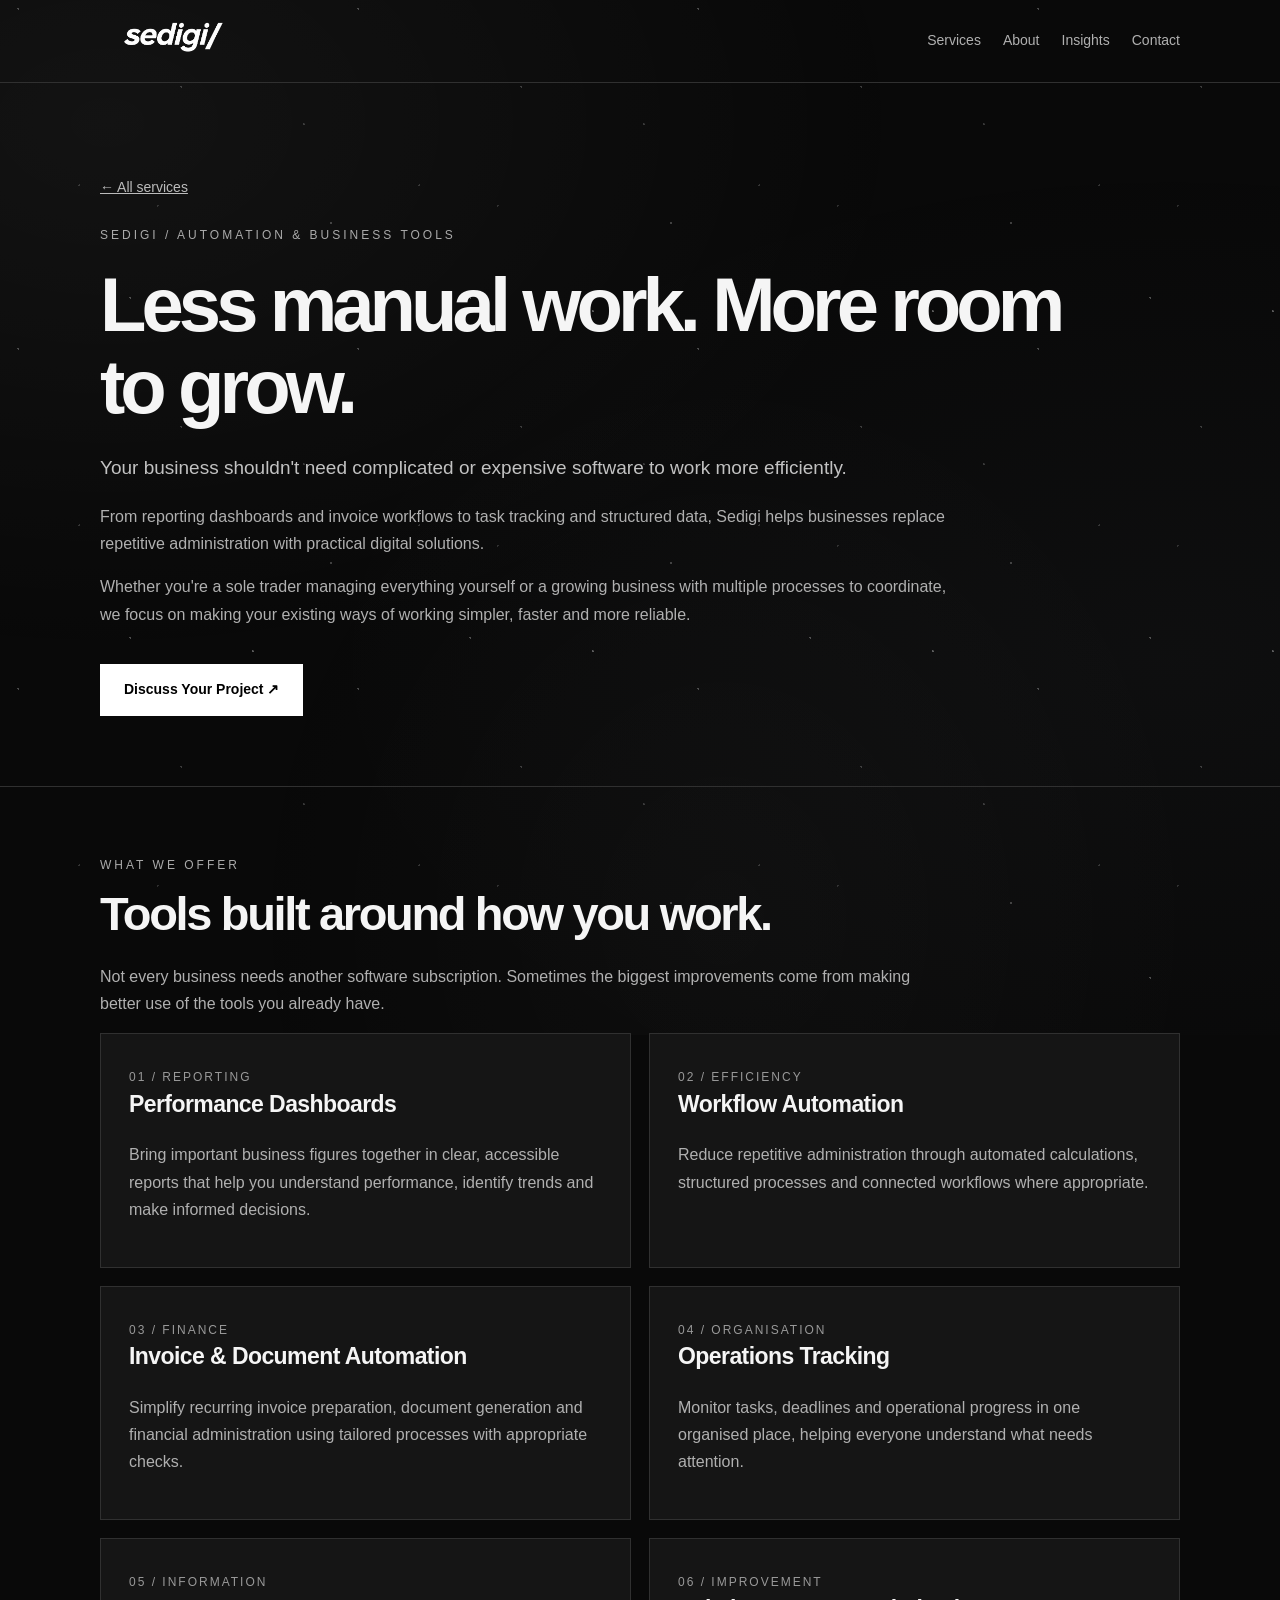
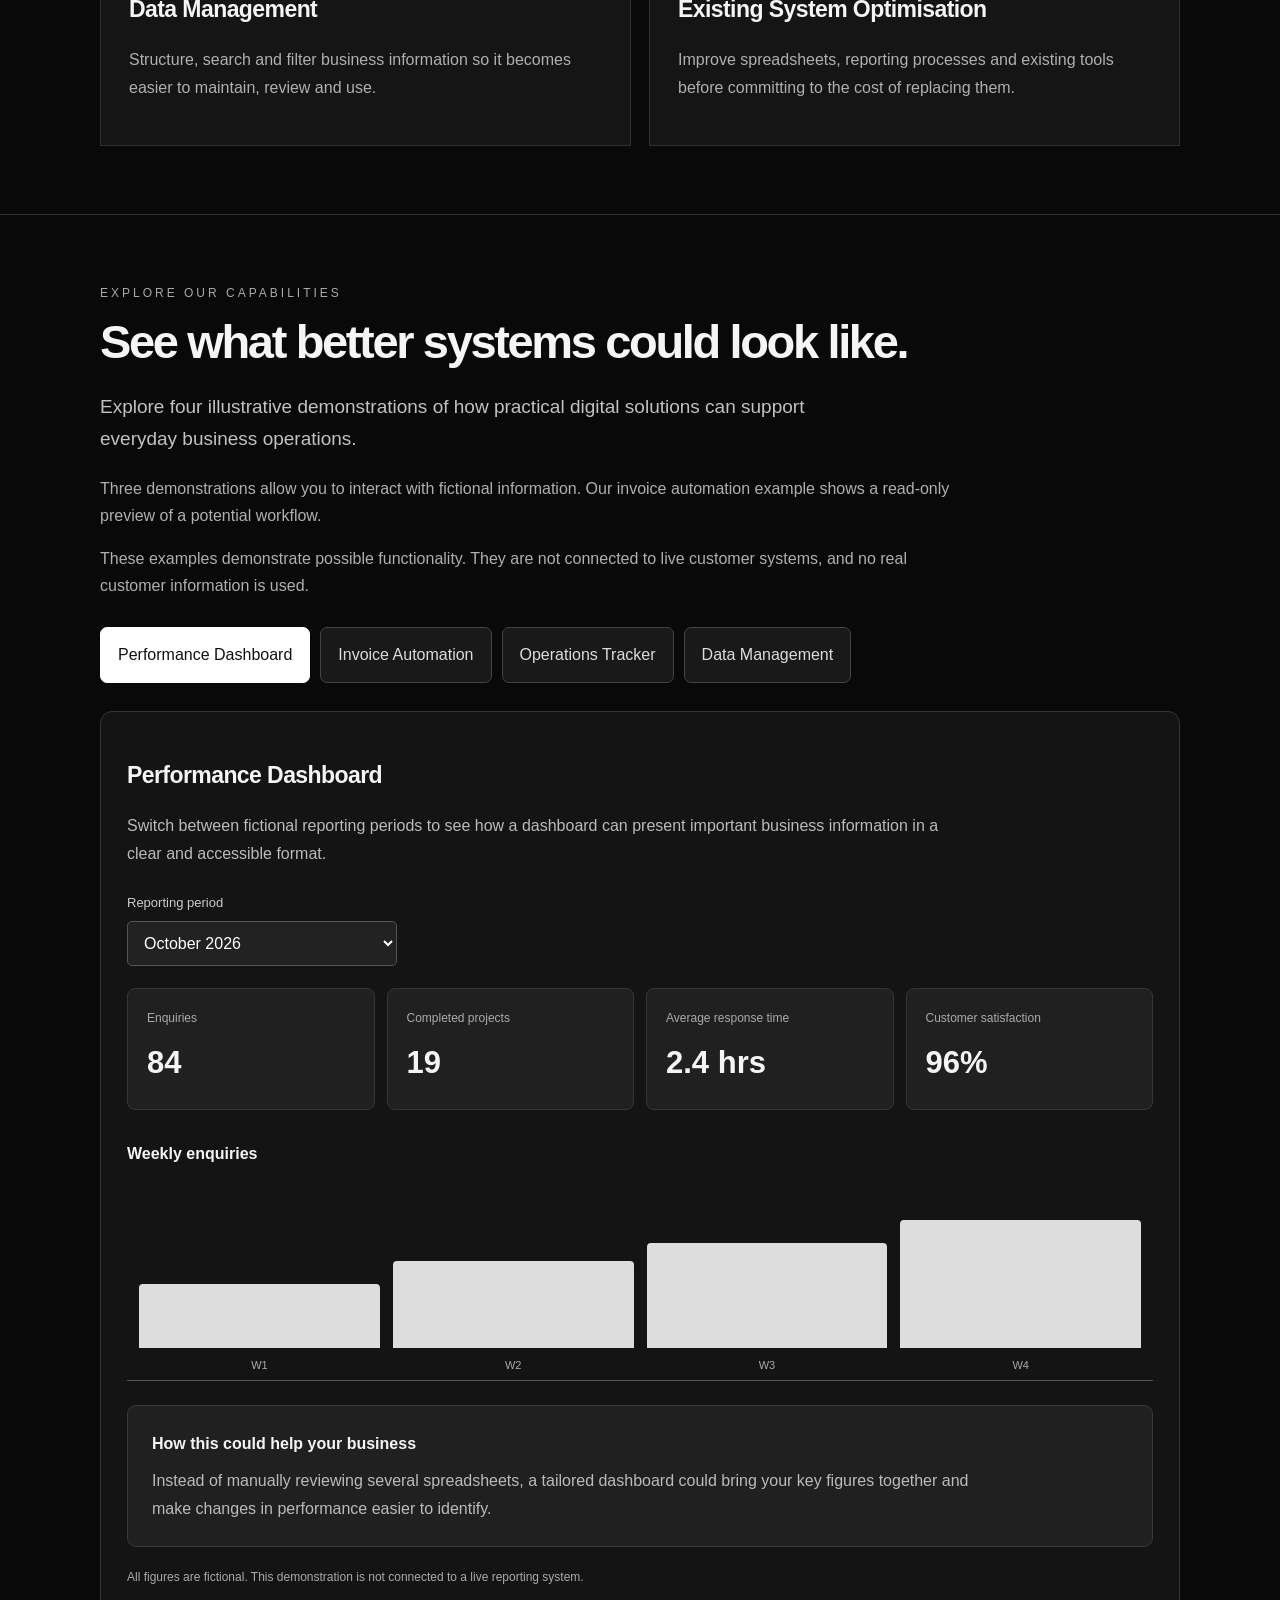
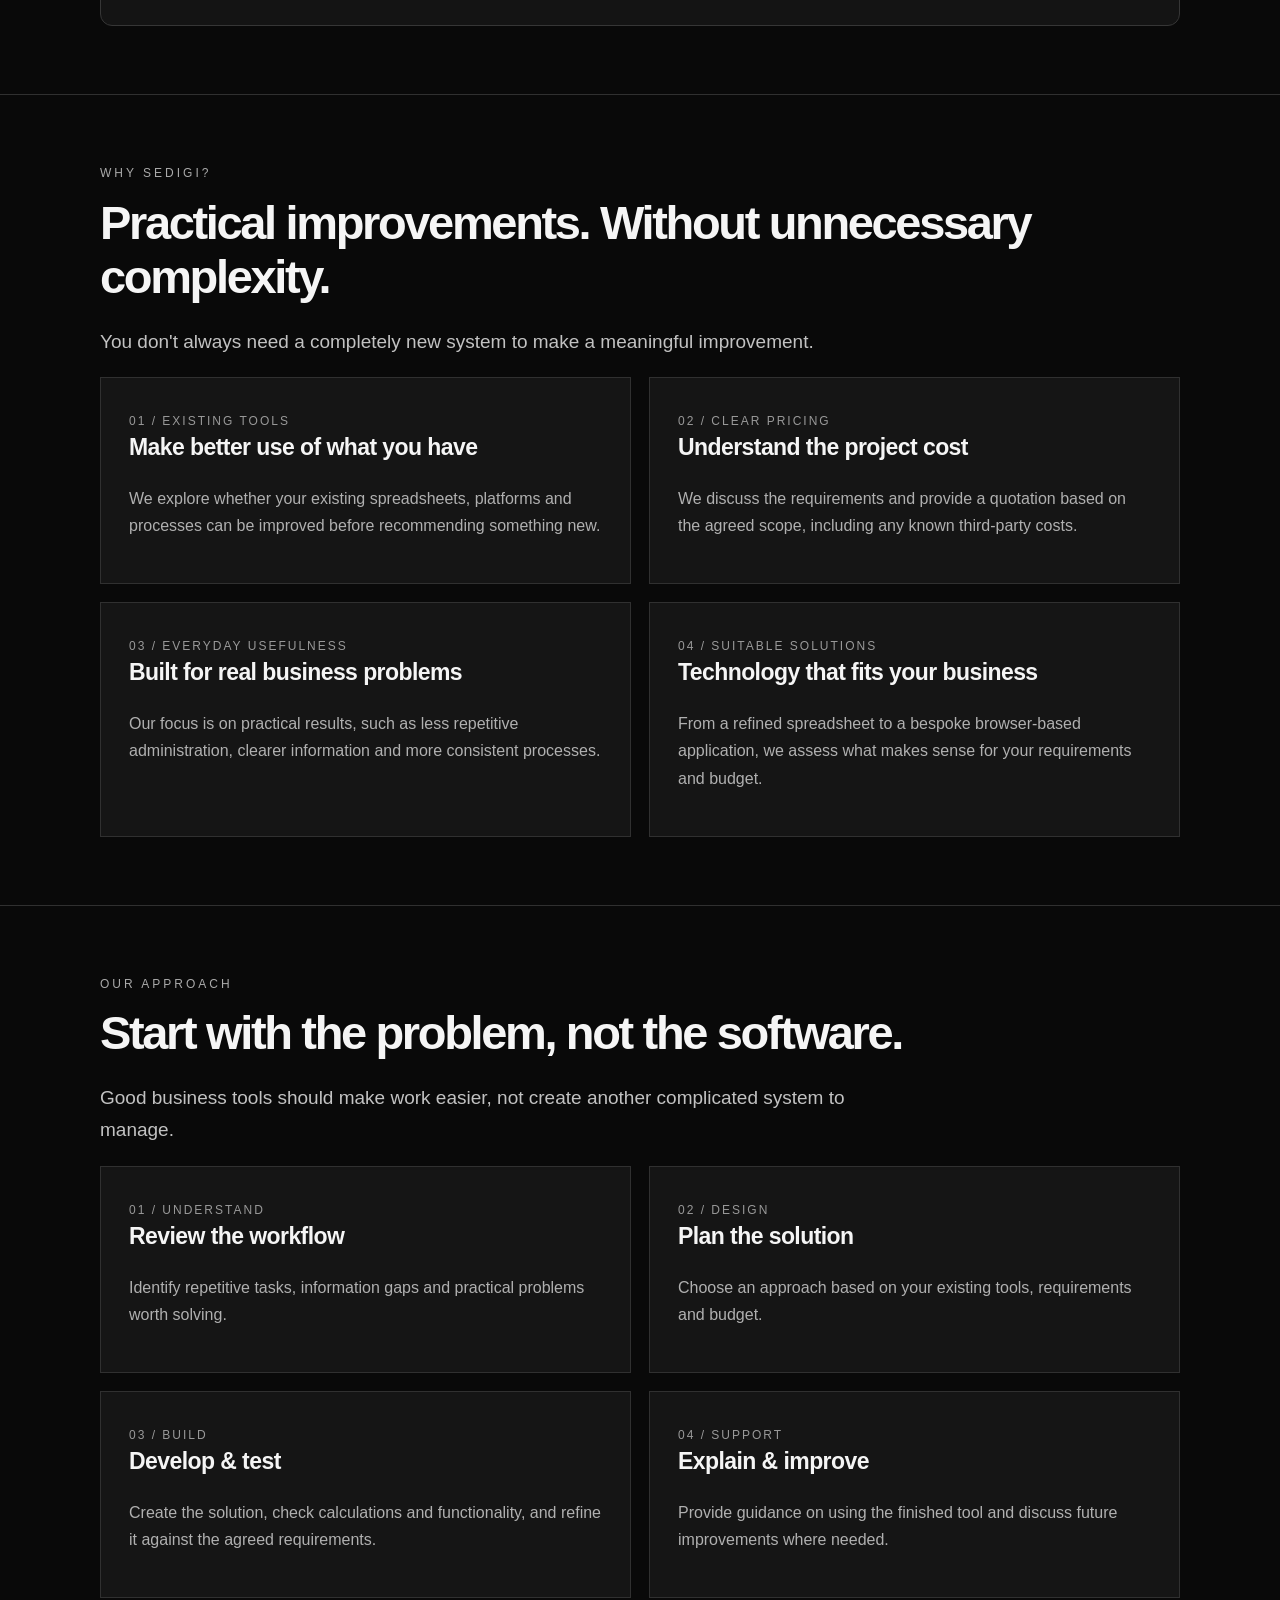
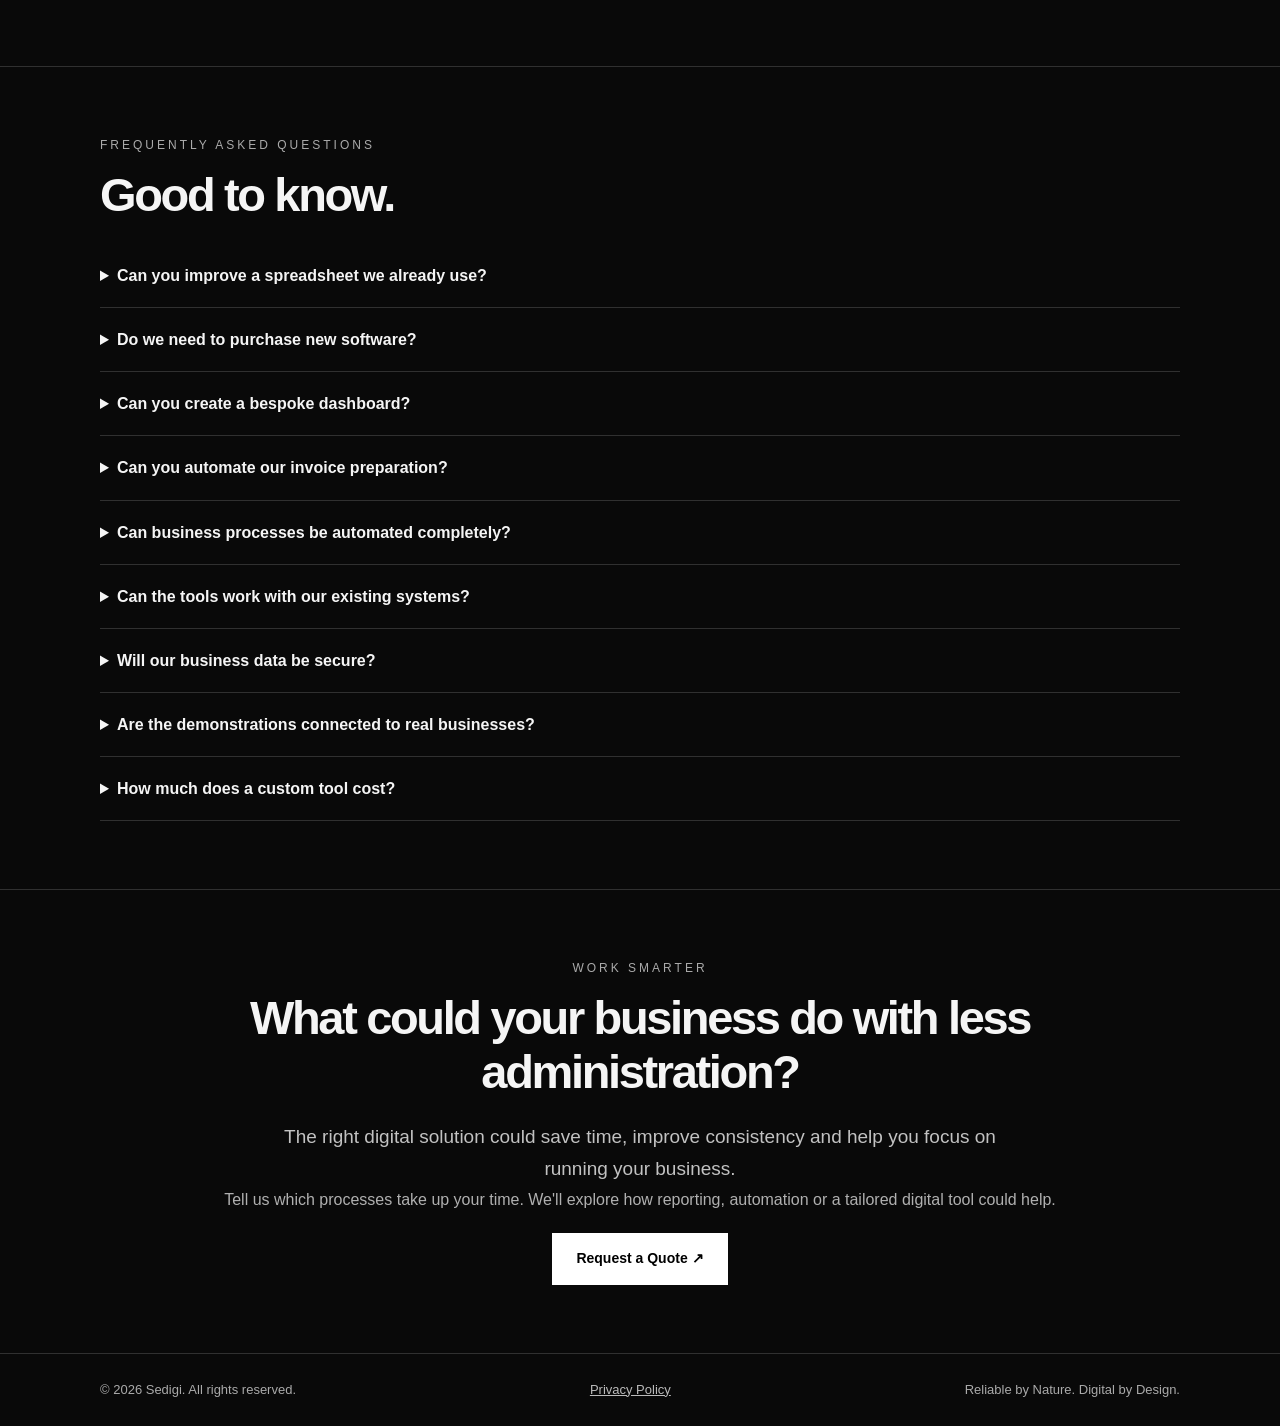
<file: services/automation-business-tools/index.html>
<!DOCTYPE html>
<html lang="en-GB">
<head>
<meta charset="UTF-8">
<meta name="viewport" content="width=device-width, initial-scale=1">

<title>Automation & Business Tools | Sedigi</title>
<meta name="description" content="Practical business automation, reporting dashboards, invoice workflows, operations tracking and data management solutions from Sedigi.">
<meta name="theme-color" content="#090909">
<link rel="canonical" href="https://sedigi.co.uk/services/automation-business-tools/">
<link rel="icon" href="/favicon.ico">
<link rel="stylesheet" href="/assets/services.css">

<style>
.demo-tabs{
 display:flex;
 flex-wrap:wrap;
 gap:10px;
 margin:28px 0;
}
.demo-tab{
 padding:13px 17px;
 background:#191919;
 border:1px solid #444;
 color:#ddd;
 border-radius:7px;
 cursor:pointer;
 font:inherit;
}
.demo-tab[aria-selected="true"]{
 background:#fff;
 color:#111;
 border-color:#fff;
}
.demo-panel{
 display:none;
 background:#141414;
 border:1px solid #363636;
 border-radius:12px;
 padding:26px;
}
.demo-panel.active{display:block}
.demo-intro{color:#bbb;margin-bottom:25px}
.demo-label{
 display:block;
 font-size:13px;
 color:#ccc;
 margin-bottom:7px;
}
.demo-input,.demo-select{
 width:100%;
 box-sizing:border-box;
 padding:12px;
 background:#222;
 border:1px solid #555;
 border-radius:5px;
 color:#fff;
 font:inherit;
}
.demo-input:focus,.demo-select:focus{
 outline:2px solid #fff;
 outline-offset:2px;
}
.demo-form-grid{
 display:grid;
 grid-template-columns:repeat(2,minmax(0,1fr));
 gap:16px;
 margin:20px 0;
}
.demo-action{
 background:#fff;
 color:#111;
 border:0;
 border-radius:5px;
 padding:12px 17px;
 font:inherit;
 font-weight:700;
 cursor:pointer;
}
.demo-secondary{
 background:#292929;
 color:#fff;
 border:1px solid #666;
}
.demo-note{
 font-size:12px;
 color:#aaa;
 margin-top:20px;
}
.demo-kpis{
 display:grid;
 grid-template-columns:repeat(4,minmax(0,1fr));
 gap:12px;
}
.demo-kpi{
 padding:19px;
 background:#202020;
 border:1px solid #363636;
 border-radius:8px;
}
.demo-kpi span{
 display:block;
 color:#aaa;
 font-size:12px;
}
.demo-kpi strong{
 display:block;
 font-size:clamp(22px,3vw,31px);
 margin-top:9px;
}
.demo-chart{
 height:190px;
 display:flex;
 align-items:flex-end;
 gap:13px;
 padding:20px 12px 32px;
 border-bottom:1px solid #555;
 margin:24px 0 10px;
}
.demo-bar{
 flex:1;
 min-width:0;
 background:#ddd;
 position:relative;
 border-radius:4px 4px 0 0;
}
.demo-bar span{
 position:absolute;
 top:100%;
 left:50%;
 transform:translateX(-50%);
 padding-top:8px;
 font-size:11px;
 color:#aaa;
}
.demo-table-wrap{
 overflow-x:auto;
 margin-top:20px;
}
.demo-table{
 width:100%;
 border-collapse:collapse;
 text-align:left;
 font-size:14px;
}
.demo-table th,.demo-table td{
 padding:13px 12px;
 border-bottom:1px solid #383838;
}
.demo-table th{
 color:#aaa;
 font-weight:500;
}
.demo-pill{
 display:inline-block;
 padding:5px 9px;
 border:1px solid #555;
 border-radius:20px;
 font-size:12px;
}
.demo-invoice{
 margin-top:24px;
 background:#f4f4f4;
 color:#151515;
 padding:28px;
 border-radius:7px;
}
.demo-invoice h3{
 font-size:28px;
 margin:0 0 12px;
}
.demo-invoice p{color:#333}
.demo-invoice-row{
 display:flex;
 justify-content:space-between;
 gap:20px;
 border-bottom:1px solid #ccc;
 padding:12px 0;
}
.demo-invoice-total{
 font-size:25px;
 font-weight:800;
 text-align:right;
 margin-top:22px;
}
.demo-task{
 display:flex;
 align-items:center;
 justify-content:space-between;
 gap:15px;
 padding:14px 0;
 border-bottom:1px solid #383838;
}
.demo-task label{
 display:flex;
 align-items:center;
 gap:10px;
 cursor:pointer;
}
.demo-task input{
 width:18px;
 height:18px;
 accent-color:#fff;
}
.demo-task.done .demo-task-name{
 text-decoration:line-through;
 color:#999;
}
.demo-progress{
 height:10px;
 background:#383838;
 border-radius:10px;
 overflow:hidden;
 margin:18px 0;
}
.demo-progress-fill{
 height:100%;
 background:#fff;
 width:0%;
 transition:width .2s;
}
.demo-small{
 font-size:13px;
 color:#aaa;
}
.demo-actions{
 display:flex;
 gap:10px;
 flex-wrap:wrap;
 margin-top:18px;
}
.workflow-steps{
 display:grid;
 grid-template-columns:repeat(3,minmax(0,1fr));
 gap:12px;
 margin:24px 0;
}
.workflow-step{
 background:#202020;
 border:1px solid #383838;
 border-radius:8px;
 padding:20px;
}
.workflow-step span{
 display:block;
 color:#aaa;
 font-size:12px;
 margin-bottom:10px;
}
.workflow-step strong{
 display:block;
 font-size:17px;
 margin-bottom:9px;
}
.workflow-step p{
 color:#bbb;
 font-size:13px;
 line-height:1.6;
 margin:0;
}
.demo-preview-tag{
 display:inline-block;
 padding:7px 11px;
 background:#292929;
 border:1px solid #555;
 border-radius:5px;
 color:#ddd;
 font-size:12px;
 margin-top:10px;
}
.demo-highlight{
 background:#202020;
 border:1px solid #383838;
 border-radius:9px;
 padding:24px;
 margin-top:24px;
}
.demo-highlight h4{
 margin:0 0 10px;
}
.demo-highlight p{
 color:#bbb;
 margin:0;
 line-height:1.7;
}
.demo-link{
 display:inline-block;
 margin-top:18px;
 color:#fff;
 font-weight:700;
}
@media(max-width:800px){
 .demo-kpis{
  grid-template-columns:repeat(2,minmax(0,1fr));
 }
 .workflow-steps{
  grid-template-columns:1fr;
 }
}
@media(max-width:600px){
 .demo-form-grid{
  grid-template-columns:1fr;
 }
 .demo-panel{
  padding:17px;
 }
 .demo-chart{
  gap:7px;
 }
 .demo-invoice{
  padding:17px;
 }
 .demo-task{
  align-items:flex-start;
  flex-direction:column;
 }
 .demo-invoice-row{
  flex-wrap:wrap;
 }
}
</style>
</head>

<body>

<header>
<nav class="container" aria-label="Main navigation">
<a href="/" aria-label="Sedigi homepage">
<img
 class="logo-image"
 src="/SEDIGI_Logo_White_Transparent.png"
 alt="sedigi/">
</a>
<div class="nav-links">
<a href="/#services">Services</a>
<a href="/#about">About</a>
<a href="/insights/">Insights</a>
<a href="/quote/">Contact</a>
</div>
</nav>
</header>

<main>

<div class="container hero">
<a class="back" href="/#services">← All services</a>

<div class="eyebrow" style="margin-top:25px">
Sedigi / Automation & Business Tools
</div>

<h1>Less manual work. More room to grow.</h1>

<p class="lead">
Your business shouldn't need complicated or expensive software
to work more efficiently.
</p>

<p class="muted">
From reporting dashboards and invoice workflows to task tracking
and structured data, Sedigi helps businesses replace repetitive
administration with practical digital solutions.
</p>

<p class="muted">
Whether you're a sole trader managing everything yourself or a
growing business with multiple processes to coordinate, we focus
on making your existing ways of working simpler, faster and
more reliable.
</p>

<a class="button" href="/quote/">
Discuss Your Project ↗
</a>
</div>

<section>
<div class="container">

<div class="eyebrow">What we offer</div>

<h2>Tools built around how you work.</h2>

<p class="muted">
Not every business needs another software subscription.
Sometimes the biggest improvements come from making better
use of the tools you already have.
</p>

<div class="grid">

<article class="panel">
<span class="kicker">01 / Reporting</span>
<h3>Performance Dashboards</h3>
<p>
Bring important business figures together in clear,
accessible reports that help you understand performance,
identify trends and make informed decisions.
</p>
</article>

<article class="panel">
<span class="kicker">02 / Efficiency</span>
<h3>Workflow Automation</h3>
<p>
Reduce repetitive administration through automated
calculations, structured processes and connected
workflows where appropriate.
</p>
</article>

<article class="panel">
<span class="kicker">03 / Finance</span>
<h3>Invoice & Document Automation</h3>
<p>
Simplify recurring invoice preparation, document
generation and financial administration using
tailored processes with appropriate checks.
</p>
</article>

<article class="panel">
<span class="kicker">04 / Organisation</span>
<h3>Operations Tracking</h3>
<p>
Monitor tasks, deadlines and operational progress
in one organised place, helping everyone understand
what needs attention.
</p>
</article>

<article class="panel">
<span class="kicker">05 / Information</span>
<h3>Data Management</h3>
<p>
Structure, search and filter business information
so it becomes easier to maintain, review and use.
</p>
</article>

<article class="panel">
<span class="kicker">06 / Improvement</span>
<h3>Existing System Optimisation</h3>
<p>
Improve spreadsheets, reporting processes and
existing tools before committing to the cost
of replacing them.
</p>
</article>

</div>
</div>
</section>

<section id="interactive-demos">
<div class="container">

<div class="eyebrow">Explore our capabilities</div>

<h2>See what better systems could look like.</h2>

<p class="lead">
Explore four illustrative demonstrations of how practical
digital solutions can support everyday business operations.
</p>

<p class="muted">
Three demonstrations allow you to interact with fictional
information. Our invoice automation example shows a
read-only preview of a potential workflow.
</p>

<p class="muted">
These examples demonstrate possible functionality.
They are not connected to live customer systems,
and no real customer information is used.
</p>

<div class="demo-tabs" role="tablist"
 aria-label="Business tool demonstrations">

<button
 type="button"
 class="demo-tab"
 role="tab"
 id="tab-dashboard"
 aria-controls="panel-dashboard"
 aria-selected="true"
 tabindex="0"
 data-panel="dashboard">
Performance Dashboard
</button>

<button
 type="button"
 class="demo-tab"
 role="tab"
 id="tab-invoice"
 aria-controls="panel-invoice"
 aria-selected="false"
 tabindex="-1"
 data-panel="invoice">
Invoice Automation
</button>

<button
 type="button"
 class="demo-tab"
 role="tab"
 id="tab-operations"
 aria-controls="panel-operations"
 aria-selected="false"
 tabindex="-1"
 data-panel="operations">
Operations Tracker
</button>

<button
 type="button"
 class="demo-tab"
 role="tab"
 id="tab-data"
 aria-controls="panel-data"
 aria-selected="false"
 tabindex="-1"
 data-panel="data">
Data Management
</button>

</div>

<!-- DEMONSTRATION 1: DASHBOARD -->

<div
 class="demo-panel active"
 id="panel-dashboard"
 role="tabpanel"
 aria-labelledby="tab-dashboard">

<h3>Performance Dashboard</h3>

<p class="demo-intro">
Switch between fictional reporting periods to see how a
dashboard can present important business information
in a clear and accessible format.
</p>

<label class="demo-label" for="dashboardPeriod">
Reporting period
</label>

<select
 class="demo-select"
 id="dashboardPeriod"
 style="max-width:270px">

<option value="oct">October 2026</option>
<option value="sep">September 2026</option>
<option value="aug">August 2026</option>

</select>

<div class="demo-kpis" style="margin-top:22px">

<div class="demo-kpi">
<span>Enquiries</span>
<strong id="kpiEnquiries">—</strong>
</div>

<div class="demo-kpi">
<span>Completed projects</span>
<strong id="kpiProjects">—</strong>
</div>

<div class="demo-kpi">
<span>Average response time</span>
<strong id="kpiResponse">—</strong>
</div>

<div class="demo-kpi">
<span>Customer satisfaction</span>
<strong id="kpiSatisfaction">—</strong>
</div>

</div>

<h4 style="margin-top:30px">
Weekly enquiries
</h4>

<div
 class="demo-chart"
 id="dashboardChart"
 role="img"
 aria-label="Weekly enquiries bar chart">
</div>

<div class="demo-highlight">
<h4>How this could help your business</h4>
<p>
Instead of manually reviewing several spreadsheets,
a tailored dashboard could bring your key figures
together and make changes in performance easier
to identify.
</p>
</div>

<p class="demo-note">
All figures are fictional. This demonstration is
not connected to a live reporting system.
</p>

</div>

<!-- DEMONSTRATION 2: INVOICE AUTOMATION -->

<div
 class="demo-panel"
 id="panel-invoice"
 role="tabpanel"
 aria-labelledby="tab-invoice"
 hidden>

<h3>Invoice Automation</h3>

<p class="demo-intro">
Imagine preparing recurring invoices without repeatedly
copying information between spreadsheets, documents
and customer records.
</p>

<p class="demo-intro">
A tailored invoice workflow could help organise the
information, apply agreed calculations and prepare
documents for review before they are issued.
</p>

<div class="workflow-steps">

<div class="workflow-step">
<span>01 / Input</span>
<strong>Business records</strong>
<p>
An authorised source supplies the relevant
customer, service and billing information.
</p>
</div>

<div class="workflow-step">
<span>02 / Process</span>
<strong>Apply the rules</strong>
<p>
The system applies agreed calculations,
checks required information and identifies
records needing attention.
</p>
</div>

<div class="workflow-step">
<span>03 / Review</span>
<strong>Prepare the output</strong>
<p>
A draft document is prepared for an
authorised person to review before
approval or issue.
</p>
</div>

</div>

<span class="demo-preview-tag">
Read-only fictional example
</span>

<div class="demo-invoice">

<h3>SAMPLE INVOICE</h3>

<p>
<strong>
ILLUSTRATIVE PREVIEW — NOT FOR PAYMENT
</strong>
</p>

<div class="demo-invoice-row">
<span>Invoice reference</span>
<strong>DEMO-001</strong>
</div>

<div class="demo-invoice-row">
<span>From</span>
<strong>Example Studio (fictional)</strong>
</div>

<div class="demo-invoice-row">
<span>To</span>
<strong>Northstar Studio (fictional)</strong>
</div>

<div class="demo-invoice-row">
<span>Description</span>
<strong>Website content updates</strong>
</div>

<div class="demo-invoice-row">
<span>Quantity</span>
<strong>2</strong>
</div>

<div class="demo-invoice-row">
<span>Unit price</span>
<strong>£75.00</strong>
</div>

<div class="demo-invoice-row">
<span>Subtotal</span>
<strong>£150.00</strong>
</div>

<div class="demo-invoice-row">
<span>VAT</span>
<strong>Not calculated in this example</strong>
</div>

<div class="demo-invoice-total">
£150.00
</div>

<p style="font-size:12px;margin-top:20px">
Fictional illustration only. This is not an issued
invoice, VAT invoice or financial document.
The example does not demonstrate tax compliance
or a live automated billing system.
</p>

</div>

<div class="demo-highlight">

<h4>What could be automated?</h4>

<p>
Depending on your requirements, a bespoke solution
could help with importing billing information,
calculating charges, preparing draft documents,
tracking invoice status and identifying missing
information.
</p>

<p style="margin-top:12px">
Financial accuracy, tax treatment, approvals
and access permissions would need to be considered
as part of the project.
</p>

<a class="demo-link" href="/quote/">
Discuss Invoice Automation ↗
</a>

</div>

<p class="demo-note">
This is a static demonstration of a possible workflow.
No invoice-generation or printing functionality is
provided on this page.
</p>

</div>

<!-- DEMONSTRATION 3: OPERATIONS TRACKER -->

<div
 class="demo-panel"
 id="panel-operations"
 role="tabpanel"
 aria-labelledby="tab-operations"
 hidden>

<h3>Operations Tracker</h3>

<p class="demo-intro">
Mark fictional tasks as completed and watch the
progress indicator update.
</p>

<strong id="taskSummary" aria-live="polite">
0 of 5 tasks complete
</strong>

<div class="demo-progress">
<div
 class="demo-progress-fill"
 id="taskProgress">
</div>
</div>

<div id="taskList">

<div class="demo-task">
<label>
<input type="checkbox" class="task-check">
<span class="demo-task-name">
Review weekly performance report
</span>
</label>
<span class="demo-pill">Reporting</span>
</div>

<div class="demo-task">
<label>
<input type="checkbox" class="task-check">
<span class="demo-task-name">
Confirm supplier documentation
</span>
</label>
<span class="demo-pill">Compliance</span>
</div>

<div class="demo-task">
<label>
<input type="checkbox" class="task-check">
<span class="demo-task-name">
Update customer enquiry tracker
</span>
</label>
<span class="demo-pill">Administration</span>
</div>

<div class="demo-task">
<label>
<input type="checkbox" class="task-check">
<span class="demo-task-name">
Prepare monthly invoice summary
</span>
</label>
<span class="demo-pill">Finance</span>
</div>

<div class="demo-task">
<label>
<input type="checkbox" class="task-check">
<span class="demo-task-name">
Review outstanding project actions
</span>
</label>
<span class="demo-pill">Projects</span>
</div>

</div>

<div class="demo-actions">

<button
 class="demo-action demo-secondary"
 id="resetTasks"
 type="button">
Reset Demonstration
</button>

</div>

<div class="demo-highlight">

<h4>Beyond a simple checklist</h4>

<p>
A tailored operations tracker could include
assigned responsibilities, deadlines,
automatic reminders, approval stages
and management reporting.
</p>

<a class="demo-link" href="/quote/">
Discuss Operations Tracking ↗
</a>

</div>

<p class="demo-note">
Changes remain in this browser session only
and reset when the page reloads.
</p>

</div>

<!-- DEMONSTRATION 4: DATA MANAGEMENT -->

<div
 class="demo-panel"
 id="panel-data"
 role="tabpanel"
 aria-labelledby="tab-data"
 hidden>

<h3>Data Management Tool</h3>

<p class="demo-intro">
Search and filter a small fictional business database
to see how structured information can make everyday
administration easier.
</p>

<div class="demo-form-grid">

<div>
<label class="demo-label" for="recordSearch">
Search records
</label>

<input
 class="demo-input"
 id="recordSearch"
 placeholder="Search name, service or region">
</div>

<div>
<label class="demo-label" for="recordStatus">
Filter by status
</label>

<select class="demo-select" id="recordStatus">
<option value="all">All statuses</option>
<option value="Active">Active</option>
<option value="Pending">Pending</option>
<option value="Archived">Archived</option>
</select>

</div>
</div>

<p
 class="demo-small"
 id="recordCount"
 aria-live="polite">
</p>

<div class="demo-table-wrap">

<table class="demo-table">

<thead>
<tr>
<th>Organisation</th>
<th>Service</th>
<th>Region</th>
<th>Status</th>
</tr>
</thead>

<tbody id="recordsBody"></tbody>

</table>

</div>

<div class="demo-actions">

<button
 class="demo-action demo-secondary"
 type="button"
 id="resetRecords">
Clear Filters
</button>

</div>

<div class="demo-highlight">

<h4>Turn scattered records into useful information</h4>

<p>
A tailored data management solution could bring
together records from existing spreadsheets,
introduce consistent categories, reduce duplicate
entries and make important information easier
to find.
</p>

<p style="margin-top:12px">
For real business information, access controls,
data protection and appropriate handling
procedures would form part of the requirements.
</p>

<a class="demo-link" href="/quote/">
Discuss Data Management ↗
</a>

</div>

<p class="demo-note">
All organisation names and records are fictional.
No real customer information is used.
</p>

</div>

</div>
</section>

<section>
<div class="container">

<div class="eyebrow">Why Sedigi?</div>

<h2>Practical improvements. Without unnecessary complexity.</h2>

<p class="lead">
You don't always need a completely new system
to make a meaningful improvement.
</p>

<div class="grid">

<article class="panel">
<span class="kicker">01 / Existing tools</span>
<h3>Make better use of what you have</h3>
<p>
We explore whether your existing spreadsheets,
platforms and processes can be improved before
recommending something new.
</p>
</article>

<article class="panel">
<span class="kicker">02 / Clear pricing</span>
<h3>Understand the project cost</h3>
<p>
We discuss the requirements and provide a
quotation based on the agreed scope, including
any known third-party costs.
</p>
</article>

<article class="panel">
<span class="kicker">03 / Everyday usefulness</span>
<h3>Built for real business problems</h3>
<p>
Our focus is on practical results, such as
less repetitive administration, clearer
information and more consistent processes.
</p>
</article>

<article class="panel">
<span class="kicker">04 / Suitable solutions</span>
<h3>Technology that fits your business</h3>
<p>
From a refined spreadsheet to a bespoke
browser-based application, we assess what
makes sense for your requirements and budget.
</p>
</article>

</div>
</div>
</section>

<section>
<div class="container">

<div class="eyebrow">Our approach</div>

<h2>Start with the problem, not the software.</h2>

<p class="lead">
Good business tools should make work easier,
not create another complicated system to manage.
</p>

<div class="grid">

<article class="panel">
<span class="kicker">01 / Understand</span>
<h3>Review the workflow</h3>
<p>
Identify repetitive tasks, information gaps
and practical problems worth solving.
</p>
</article>

<article class="panel">
<span class="kicker">02 / Design</span>
<h3>Plan the solution</h3>
<p>
Choose an approach based on your existing
tools, requirements and budget.
</p>
</article>

<article class="panel">
<span class="kicker">03 / Build</span>
<h3>Develop & test</h3>
<p>
Create the solution, check calculations
and functionality, and refine it against
the agreed requirements.
</p>
</article>

<article class="panel">
<span class="kicker">04 / Support</span>
<h3>Explain & improve</h3>
<p>
Provide guidance on using the finished
tool and discuss future improvements
where needed.
</p>
</article>

</div>
</div>
</section>

<section>
<div class="container faq">

<div class="eyebrow">Frequently asked questions</div>

<h2>Good to know.</h2>

<details>
<summary>Can you improve a spreadsheet we already use?</summary>
<p>
Yes. We can review existing spreadsheets and explore
improvements to calculations, layouts, reporting,
data organisation and repetitive processes.
</p>
</details>

<details>
<summary>Do we need to purchase new software?</summary>
<p>
Not necessarily. Depending on your requirements,
a practical solution may be possible using tools
you already have. Any additional software,
subscription or hosting costs would be discussed
before work begins.
</p>
</details>

<details>
<summary>Can you create a bespoke dashboard?</summary>
<p>
Yes. We can discuss the information you need to
monitor, where that information currently lives
and the most suitable way to present it.
</p>
</details>

<details>
<summary>Can you automate our invoice preparation?</summary>
<p>
We can explore ways to reduce manual invoice
preparation, including importing records,
applying agreed calculations and preparing
draft documents for review. The final approach
depends on your existing systems, requirements
and necessary financial controls.
</p>
</details>

<details>
<summary>Can business processes be automated completely?</summary>
<p>
Some processes can be automated extensively,
while others need human review. We assess the
risks, limitations and appropriate level of
automation for each workflow.
</p>
</details>

<details>
<summary>Can the tools work with our existing systems?</summary>
<p>
Potentially. This depends on the systems involved,
their available integration options and your
access permissions. We would review compatibility
before agreeing the project scope.
</p>
</details>

<details>
<summary>Will our business data be secure?</summary>
<p>
Data protection and security requirements are
considered during project planning. Appropriate
access controls, data handling arrangements and
technical safeguards depend on the type of
information and solution involved.
</p>
</details>

<details>
<summary>Are the demonstrations connected to real businesses?</summary>
<p>
No. All four examples use fictional information.
Three are limited interactive browser demonstrations,
while the invoice example is a read-only illustration.
They do not represent existing customer deployments.
</p>
</details>

<details>
<summary>How much does a custom tool cost?</summary>
<p>
Pricing depends on the complexity, integrations,
functionality, testing and support required.
We provide a tailored quotation following an
initial discussion of your requirements.
</p>
</details>

</div>
</section>

<section class="cta">
<div class="container">

<div class="eyebrow">Work smarter</div>

<h2>What could your business do with less administration?</h2>

<p class="lead">
The right digital solution could save time,
improve consistency and help you focus on
running your business.
</p>

<p class="muted">
Tell us which processes take up your time.
We'll explore how reporting, automation or
a tailored digital tool could help.
</p>

<a class="button" href="/quote/">
Request a Quote ↗
</a>

</div>
</section>

</main>

<footer>
<div class="container footer-inner">

<span>© 2026 Sedigi. All rights reserved.</span>

<a href="/privacy/">
Privacy Policy
</a>

<span>
Reliable by Nature. Digital by Design.
</span>

</div>
</footer>

<script>
(function(){
"use strict";

/* DEMONSTRATION TABS */

const tabs=[
 ...document.querySelectorAll(".demo-tab")
];

const panels=[
 ...document.querySelectorAll(".demo-panel")
];

function activateTab(tab){
 tabs.forEach(t=>{
  const selected=t===tab;
  t.setAttribute(
   "aria-selected",
   String(selected)
  );
  t.tabIndex=selected?0:-1;
 });

 panels.forEach(panel=>{
  const active=
   panel.id==="panel-"+tab.dataset.panel;

  panel.classList.toggle("active",active);
  panel.hidden=!active;
 });
}

tabs.forEach((tab,index)=>{
 tab.addEventListener("click",()=>{
  activateTab(tab);
 });

 tab.addEventListener("keydown",event=>{
  if(![
   "ArrowRight",
   "ArrowLeft",
   "Home",
   "End"
  ].includes(event.key))return;

  event.preventDefault();

  let next=index;

  if(event.key==="ArrowRight"){
   next=(index+1)%tabs.length;
  }

  if(event.key==="ArrowLeft"){
   next=(index-1+tabs.length)%tabs.length;
  }

  if(event.key==="Home"){
   next=0;
  }

  if(event.key==="End"){
   next=tabs.length-1;
  }

  tabs[next].focus();
  activateTab(tabs[next]);
 });
});

/* PERFORMANCE DASHBOARD */

const reporting={
 oct:{
  enquiries:84,
  projects:19,
  response:"2.4 hrs",
  satisfaction:"96%",
  weeks:[14,19,23,28]
 },
 sep:{
  enquiries:69,
  projects:16,
  response:"3.1 hrs",
  satisfaction:"94%",
  weeks:[13,15,18,23]
 },
 aug:{
  enquiries:58,
  projects:13,
  response:"3.8 hrs",
  satisfaction:"92%",
  weeks:[10,12,17,19]
 }
};

function updateDashboard(){
 const period=document.getElementById(
  "dashboardPeriod"
 ).value;

 const data=reporting[period];

 document.getElementById(
  "kpiEnquiries"
 ).textContent=data.enquiries;

 document.getElementById(
  "kpiProjects"
 ).textContent=data.projects;

 document.getElementById(
  "kpiResponse"
 ).textContent=data.response;

 document.getElementById(
  "kpiSatisfaction"
 ).textContent=data.satisfaction;

 const chart=document.getElementById(
  "dashboardChart"
 );

 chart.replaceChildren();

 data.weeks.forEach((value,index)=>{
  const bar=document.createElement("div");
  bar.className="demo-bar";

  bar.style.height=
   (value/30*100)+"%";

  bar.title=
   "Week "+(index+1)+": "+
   value+" enquiries";

  const label=document.createElement("span");

  label.textContent="W"+(index+1);

  bar.append(label);
  chart.append(bar);
 });

 chart.setAttribute(
  "aria-label",
  "Weekly enquiries: "+
  data.weeks.map((value,index)=>
   "week "+(index+1)+", "+value
  ).join("; ")
 );
}

document.getElementById(
 "dashboardPeriod"
).addEventListener(
 "change",
 updateDashboard
);

updateDashboard();

/* OPERATIONS TRACKER */

const checks=[
 ...document.querySelectorAll(".task-check")
];

function updateTasks(){
 const done=checks.filter(
  check=>check.checked
 ).length;

 document.getElementById(
  "taskSummary"
 ).textContent=
  done+" of "+checks.length+
  " tasks complete";

 document.getElementById(
  "taskProgress"
 ).style.width=
  (done/checks.length*100)+"%";

 checks.forEach(check=>{
  check.closest(
   ".demo-task"
  ).classList.toggle(
   "done",
   check.checked
  );
 });
}

checks.forEach(check=>{
 check.addEventListener(
  "change",
  updateTasks
 );
});

document.getElementById(
 "resetTasks"
).addEventListener("click",()=>{
 checks.forEach(check=>{
  check.checked=false;
 });

 updateTasks();
});

updateTasks();

/* FICTIONAL DATA MANAGEMENT */

const records=[
 ["Northstar Studio","Design","North East","Active"],
 ["Oakfield Services","Care support","North West","Active"],
 ["Harbour Creative","Marketing","Scotland","Pending"],
 ["Willow Operations","Consultancy","Wales","Active"],
 ["Summit Digital","Technology","London","Archived"],
 ["Brookside Group","Facilities","Midlands","Pending"],
 ["Cedar Works","Construction","Yorkshire","Active"],
 ["Atlas Projects","Project support","South East","Archived"]
];

function renderRecords(){
 const query=document.getElementById(
  "recordSearch"
 ).value.toLowerCase().trim();

 const status=document.getElementById(
  "recordStatus"
 ).value;

 const filtered=records.filter(record=>
  (status==="all"||record[3]===status)&&
  record.some(value=>
   value.toLowerCase().includes(query)
  )
 );

 const body=document.getElementById(
  "recordsBody"
 );

 body.replaceChildren();

 filtered.forEach(record=>{
  const row=document.createElement("tr");

  record.forEach((value,index)=>{
   const cell=document.createElement("td");

   if(index===3){
    const pill=document.createElement("span");

    pill.className="demo-pill";
    pill.textContent=value;

    cell.append(pill);
   }else{
    cell.textContent=value;
   }

   row.append(cell);
  });

  body.append(row);
 });

 if(!filtered.length){
  const row=document.createElement("tr");
  const cell=document.createElement("td");

  cell.colSpan=4;
  cell.textContent="No matching records.";

  row.append(cell);
  body.append(row);
 }

 document.getElementById(
  "recordCount"
 ).textContent=
  filtered.length+
  " of "+
  records.length+
  " fictional records shown";
}

document.getElementById(
 "recordSearch"
).addEventListener(
 "input",
 renderRecords
);

document.getElementById(
 "recordStatus"
).addEventListener(
 "change",
 renderRecords
);

document.getElementById(
 "resetRecords"
).addEventListener("click",()=>{
 document.getElementById(
  "recordSearch"
 ).value="";

 document.getElementById(
  "recordStatus"
 ).value="all";

 renderRecords();
});

renderRecords();

})();
</script>

</body>
</html>
</file>
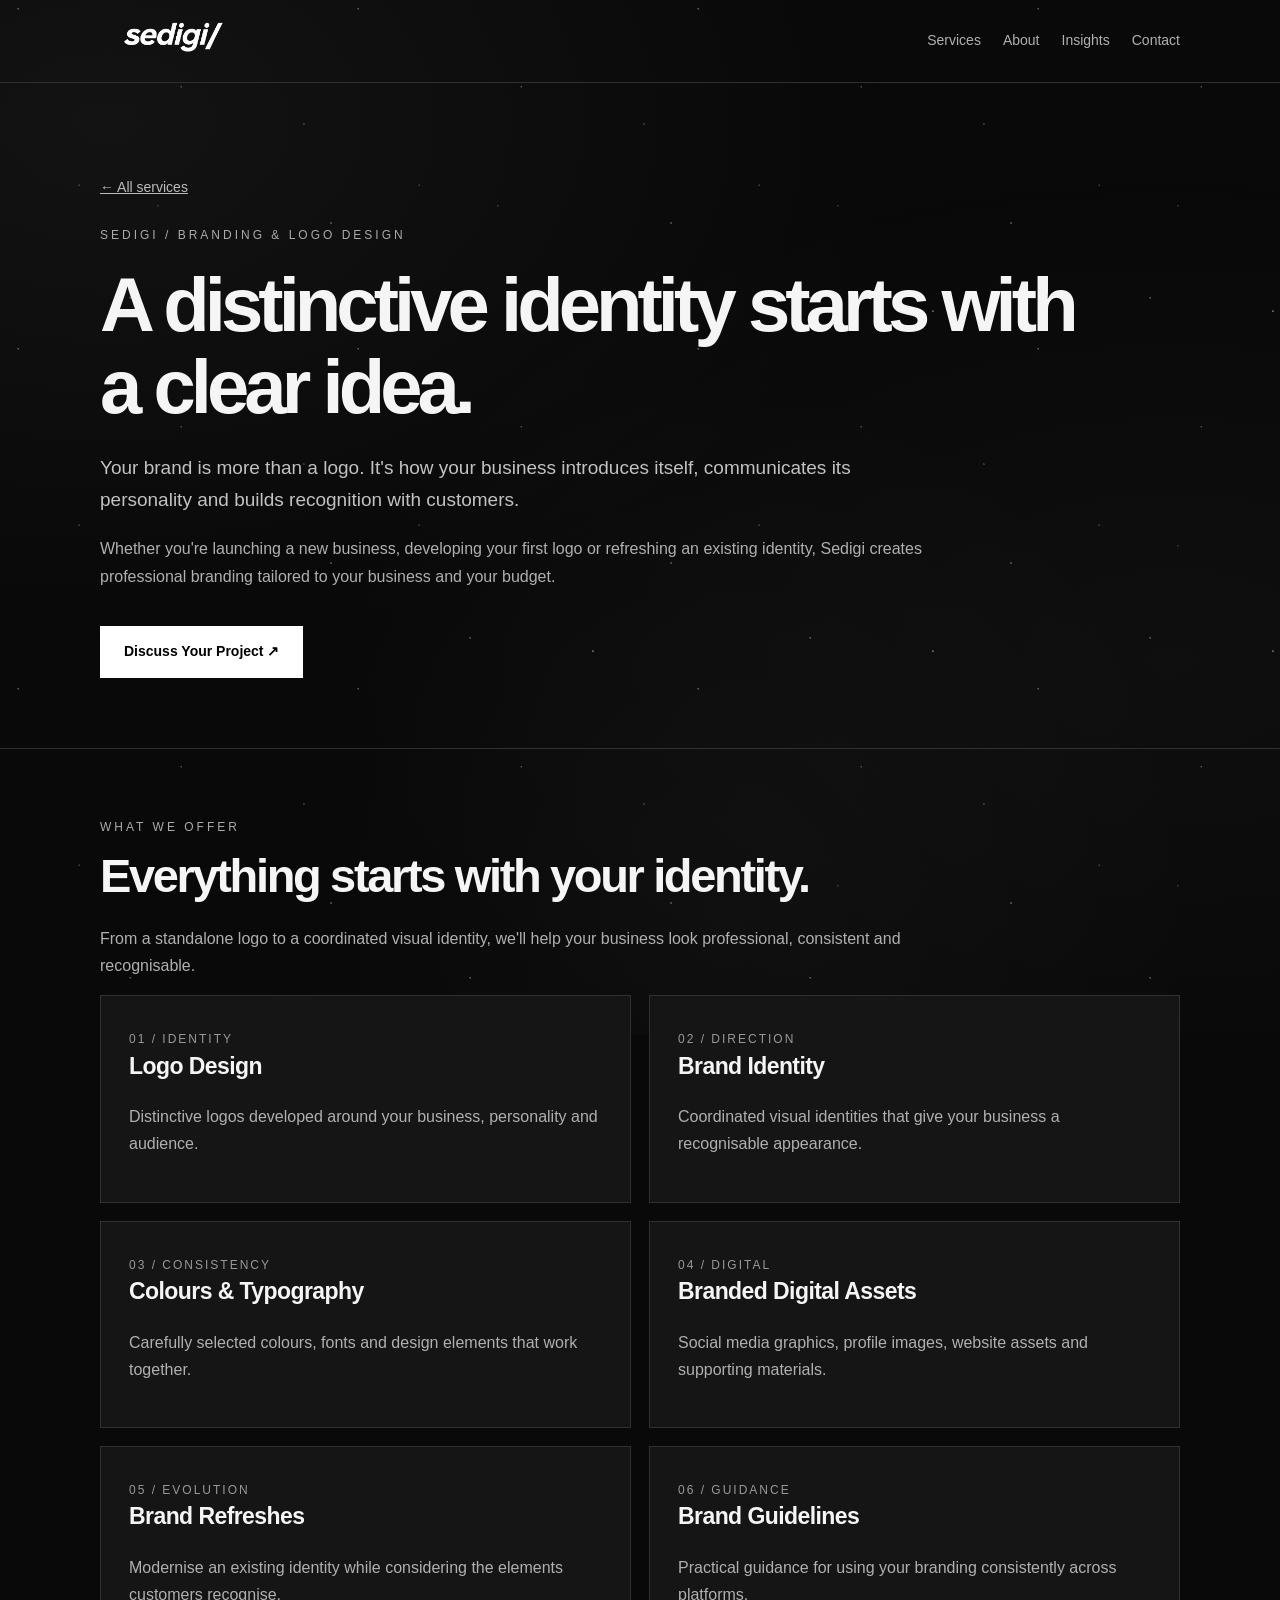
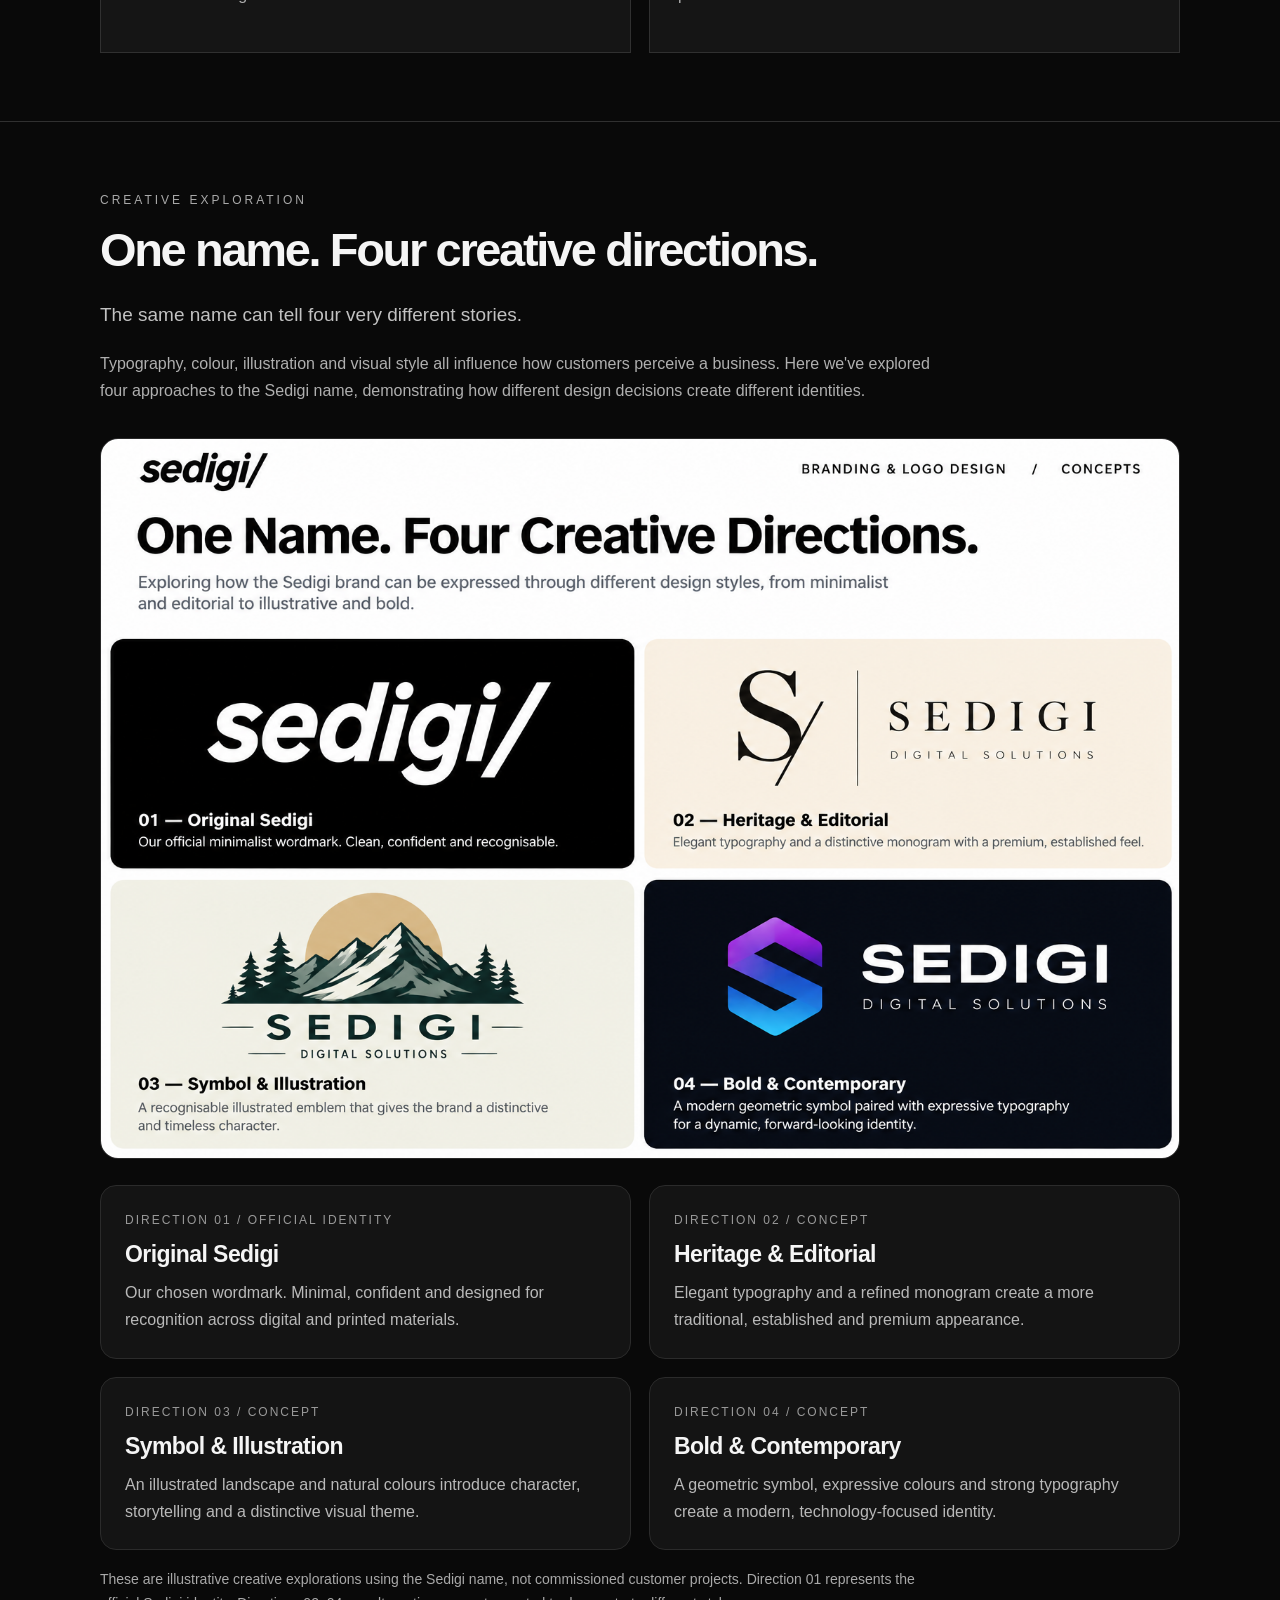
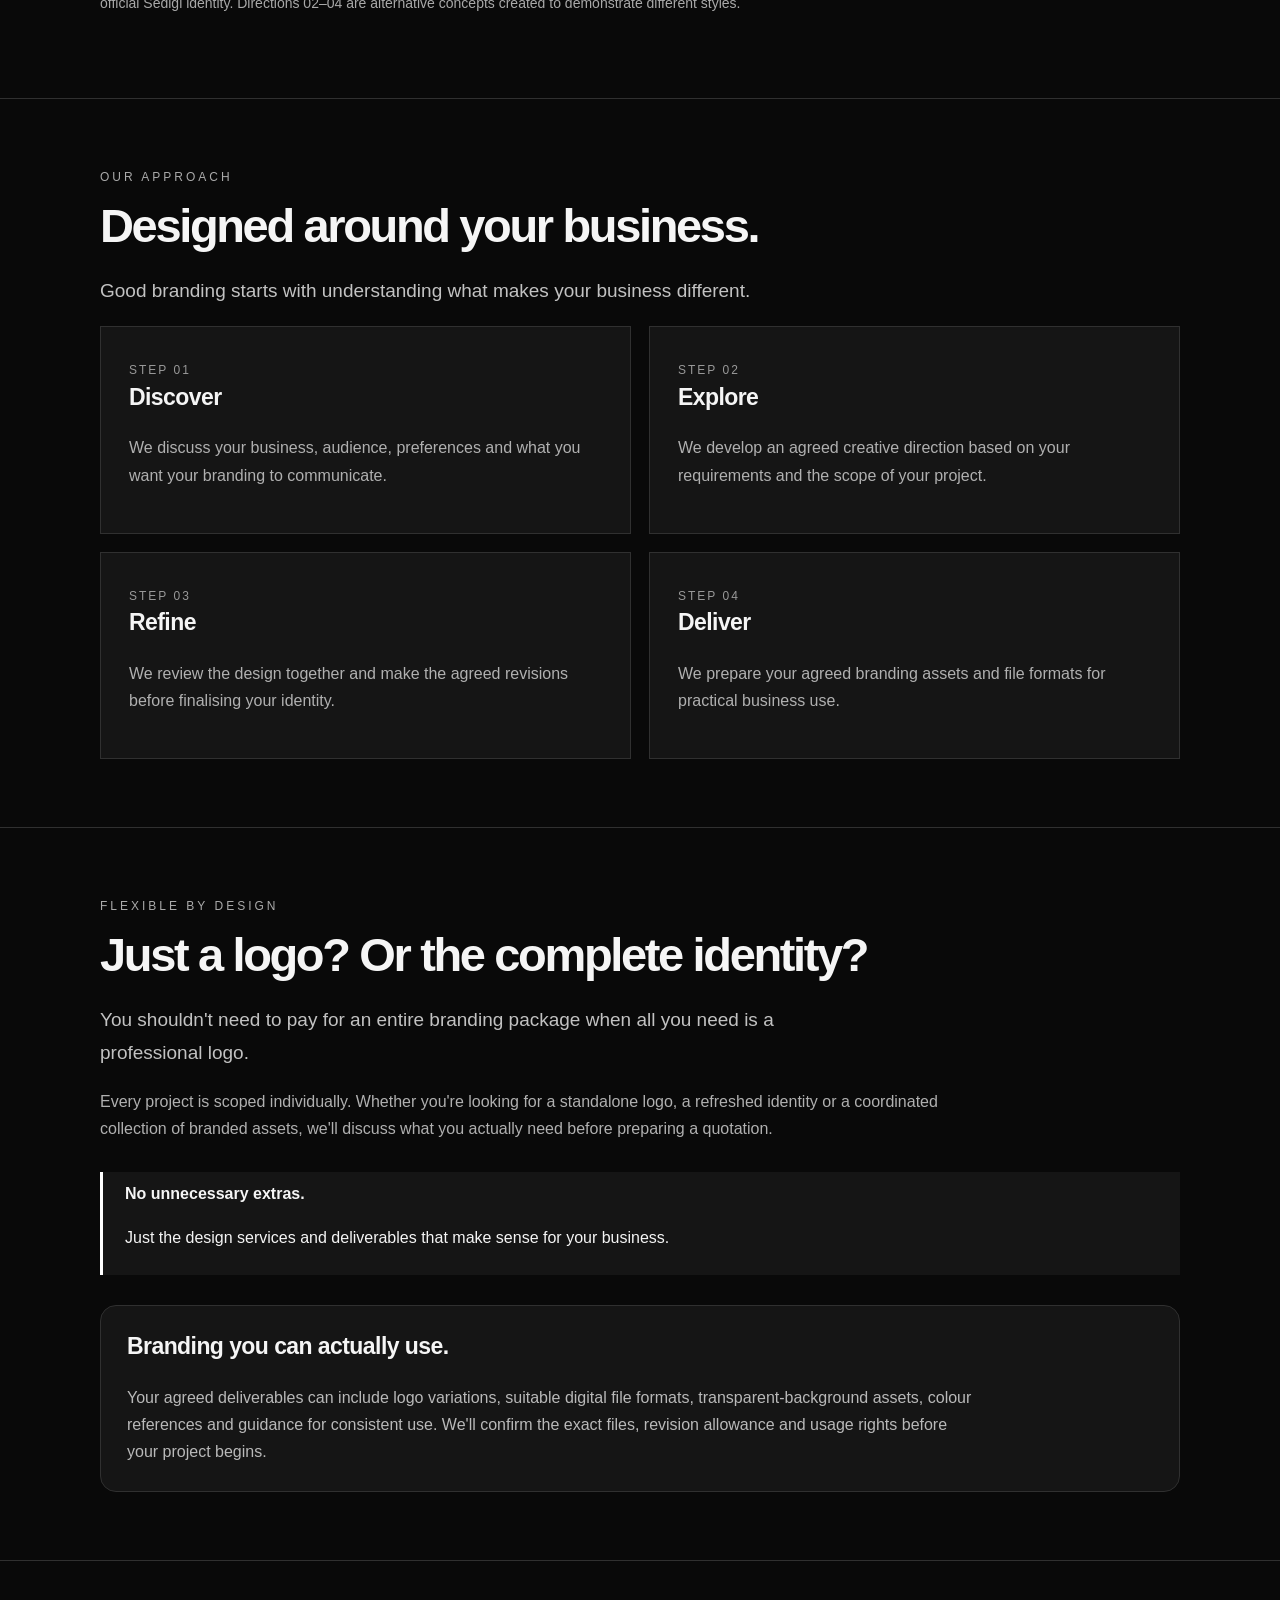
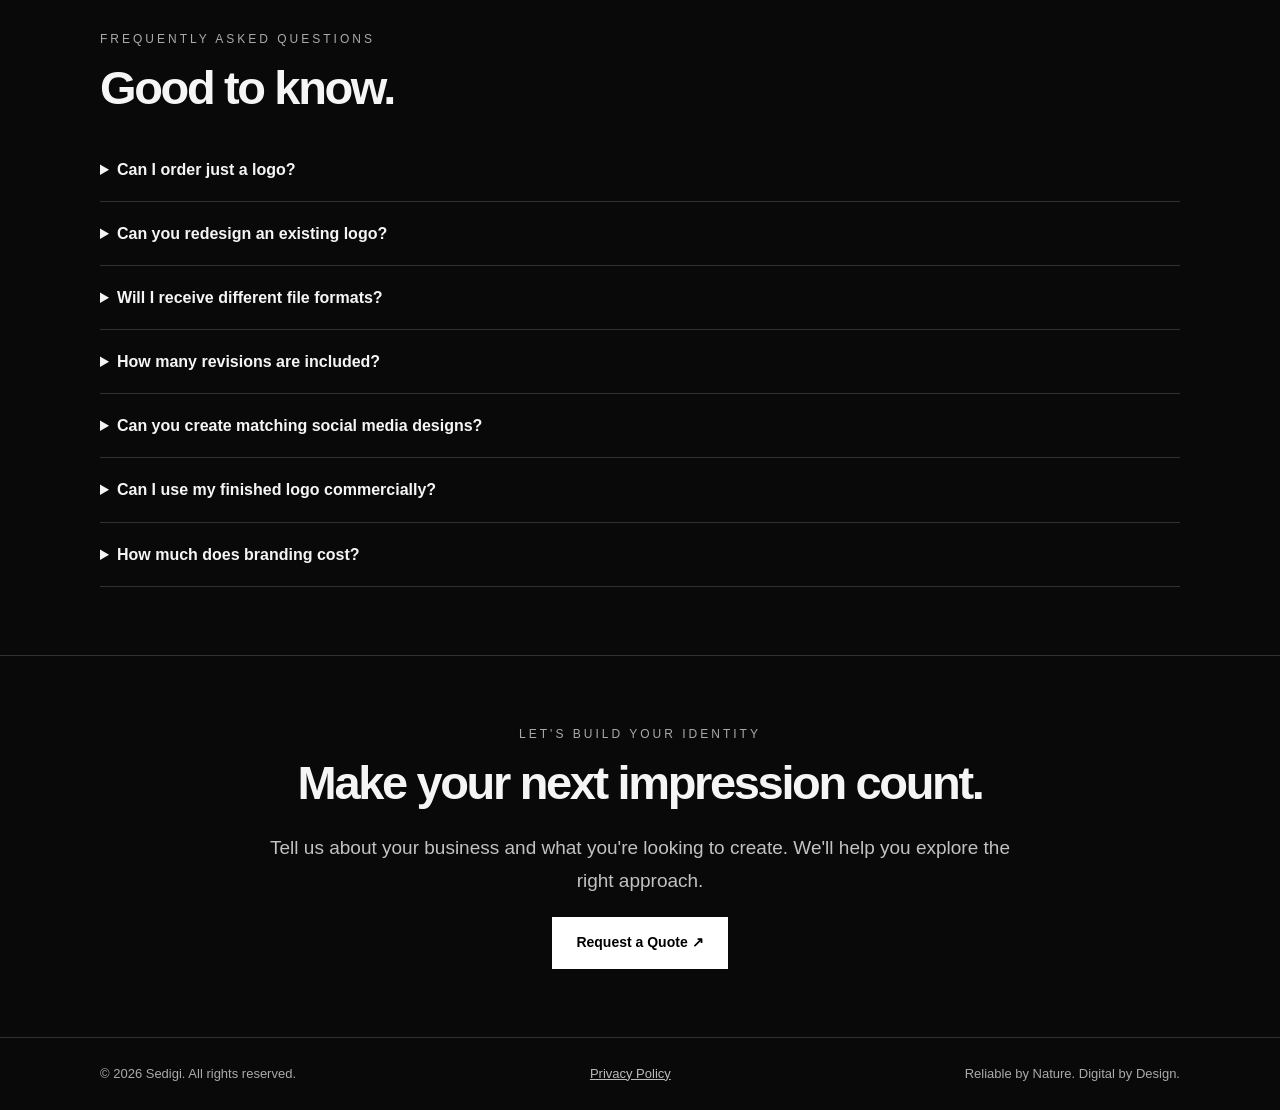
<file: services/branding-logo-design/index.html>
<!DOCTYPE html>
<html lang="en-GB">
<head>
  <meta charset="UTF-8">
  <meta name="viewport" content="width=device-width, initial-scale=1">

  <title>Branding & Logo Design | Sedigi</title>
  <meta name="description" content="Professional logo design, brand identities, brand refreshes and digital assets tailored to your business. Explore branding services from Sedigi.">
  <meta name="theme-color" content="#090909">
  <link rel="canonical" href="https://sedigi.co.uk/services/branding-logo-design/">
  <link rel="icon" href="/favicon.ico">
  <link rel="stylesheet" href="/assets/services.css">

  <meta property="og:type" content="website">
  <meta property="og:title" content="Branding & Logo Design | Sedigi">
  <meta property="og:description" content="Professional branding designed around your business, audience and ambitions.">
  <meta property="og:url" content="https://sedigi.co.uk/services/branding-logo-design/">

  <style>
    .brand-showcase {
      margin-top: 34px;
    }

    .brand-showcase-image {
      display: block;
      width: 100%;
      height: auto;
      border-radius: 18px;
      border: 1px solid #292929;
      background: #fff;
    }

    .brand-showcase-note {
      margin-top: 18px;
      color: #a9a9a9;
      font-size: 14px;
      line-height: 1.7;
    }

    .brand-direction-grid {
      display: grid;
      grid-template-columns: repeat(2, minmax(0, 1fr));
      gap: 18px;
      margin-top: 26px;
    }

    .brand-direction {
      background: #141414;
      border: 1px solid #2b2b2b;
      border-radius: 16px;
      padding: 24px;
    }

    .brand-direction .kicker {
      display: block;
      margin-bottom: 10px;
    }

    .brand-direction h3 {
      margin: 0 0 10px;
    }

    .brand-direction p {
      margin: 0;
      color: #b9b9b9;
      line-height: 1.7;
    }

    .brand-delivery {
      margin-top: 28px;
      padding: 26px;
      background: #151515;
      border: 1px solid #303030;
      border-radius: 16px;
    }

    .brand-delivery h3 {
      margin-top: 0;
    }

    .brand-delivery p {
      color: #b9b9b9;
      line-height: 1.7;
      margin-bottom: 0;
    }

    @media (max-width: 700px) {
      .brand-direction-grid {
        grid-template-columns: 1fr;
      }

      .brand-direction {
        padding: 20px;
      }

      .brand-showcase-image {
        border-radius: 10px;
      }
    }
  </style>
</head>

<body>

<header>
  <nav class="container" aria-label="Main navigation">
    <a href="/" aria-label="Sedigi homepage">
      <img
        class="logo-image"
        src="/SEDIGI_Logo_White_Transparent.png"
        alt="sedigi/"
      >
    </a>

    <div class="nav-links">
      <a href="/#services">Services</a>
      <a href="/#about">About</a>
      <a href="/insights/">Insights</a>
      <a href="/quote/">Contact</a>
    </div>
  </nav>
</header>

<main>

  <!-- INTRODUCTION -->

  <div class="container hero">
    <a class="back" href="/#services">← All services</a>

    <div class="eyebrow" style="margin-top:25px">
      Sedigi / Branding & Logo Design
    </div>

    <h1>A distinctive identity starts with a clear idea.</h1>

    <p class="lead">
      Your brand is more than a logo. It's how your business
      introduces itself, communicates its personality and
      builds recognition with customers.
    </p>

    <p class="muted">
      Whether you're launching a new business, developing
      your first logo or refreshing an existing identity,
      Sedigi creates professional branding tailored to
      your business and your budget.
    </p>

    <a class="button" href="/quote/">
      Discuss Your Project ↗
    </a>
  </div>

  <!-- SERVICES -->

  <section>
    <div class="container">

      <div class="eyebrow">What we offer</div>

      <h2>Everything starts with your identity.</h2>

      <p class="muted">
        From a standalone logo to a coordinated visual
        identity, we'll help your business look professional,
        consistent and recognisable.
      </p>

      <div class="grid">

        <div class="panel">
          <span class="kicker">01 / Identity</span>
          <h3>Logo Design</h3>
          <p>
            Distinctive logos developed around your
            business, personality and audience.
          </p>
        </div>

        <div class="panel">
          <span class="kicker">02 / Direction</span>
          <h3>Brand Identity</h3>
          <p>
            Coordinated visual identities that give
            your business a recognisable appearance.
          </p>
        </div>

        <div class="panel">
          <span class="kicker">03 / Consistency</span>
          <h3>Colours & Typography</h3>
          <p>
            Carefully selected colours, fonts and
            design elements that work together.
          </p>
        </div>

        <div class="panel">
          <span class="kicker">04 / Digital</span>
          <h3>Branded Digital Assets</h3>
          <p>
            Social media graphics, profile images,
            website assets and supporting materials.
          </p>
        </div>

        <div class="panel">
          <span class="kicker">05 / Evolution</span>
          <h3>Brand Refreshes</h3>
          <p>
            Modernise an existing identity while
            considering the elements customers recognise.
          </p>
        </div>

        <div class="panel">
          <span class="kicker">06 / Guidance</span>
          <h3>Brand Guidelines</h3>
          <p>
            Practical guidance for using your
            branding consistently across platforms.
          </p>
        </div>

      </div>
    </div>
  </section>

  <!-- CREATIVE PORTFOLIO -->

  <section>
    <div class="container">

      <div class="eyebrow">Creative exploration</div>

      <h2>One name. Four creative directions.</h2>

      <p class="lead">
        The same name can tell four very different stories.
      </p>

      <p class="muted">
        Typography, colour, illustration and visual style
        all influence how customers perceive a business.
        Here we've explored four approaches to the
        Sedigi name, demonstrating how different design
        decisions create different identities.
      </p>

      <div class="brand-showcase">
        <img
          class="brand-showcase-image"
          src="/assets/branding-concepts.png"
          alt="Four illustrative Sedigi branding directions: the official minimalist wordmark, heritage editorial design, illustrated mountain emblem and contemporary geometric identity."
          loading="lazy"
          decoding="async"
        >
      </div>

      <div class="brand-direction-grid">

        <article class="brand-direction">
          <span class="kicker">Direction 01 / Official identity</span>
          <h3>Original Sedigi</h3>
          <p>
            Our chosen wordmark. Minimal, confident and
            designed for recognition across digital
            and printed materials.
          </p>
        </article>

        <article class="brand-direction">
          <span class="kicker">Direction 02 / Concept</span>
          <h3>Heritage & Editorial</h3>
          <p>
            Elegant typography and a refined monogram
            create a more traditional, established
            and premium appearance.
          </p>
        </article>

        <article class="brand-direction">
          <span class="kicker">Direction 03 / Concept</span>
          <h3>Symbol & Illustration</h3>
          <p>
            An illustrated landscape and natural
            colours introduce character, storytelling
            and a distinctive visual theme.
          </p>
        </article>

        <article class="brand-direction">
          <span class="kicker">Direction 04 / Concept</span>
          <h3>Bold & Contemporary</h3>
          <p>
            A geometric symbol, expressive colours
            and strong typography create a modern,
            technology-focused identity.
          </p>
        </article>

      </div>

      <p class="brand-showcase-note">
        These are illustrative creative explorations
        using the Sedigi name, not commissioned customer
        projects. Direction 01 represents the official
        Sedigi identity. Directions 02–04 are alternative
        concepts created to demonstrate different styles.
      </p>

    </div>
  </section>

  <!-- PROCESS -->

  <section>
    <div class="container">

      <div class="eyebrow">Our approach</div>

      <h2>Designed around your business.</h2>

      <p class="lead">
        Good branding starts with understanding what
        makes your business different.
      </p>

      <div class="grid">

        <div class="panel">
          <span class="kicker">Step 01</span>
          <h3>Discover</h3>
          <p>
            We discuss your business, audience,
            preferences and what you want your
            branding to communicate.
          </p>
        </div>

        <div class="panel">
          <span class="kicker">Step 02</span>
          <h3>Explore</h3>
          <p>
            We develop an agreed creative direction
            based on your requirements and
            the scope of your project.
          </p>
        </div>

        <div class="panel">
          <span class="kicker">Step 03</span>
          <h3>Refine</h3>
          <p>
            We review the design together and
            make the agreed revisions before
            finalising your identity.
          </p>
        </div>

        <div class="panel">
          <span class="kicker">Step 04</span>
          <h3>Deliver</h3>
          <p>
            We prepare your agreed branding
            assets and file formats for
            practical business use.
          </p>
        </div>

      </div>

    </div>
  </section>

  <!-- FLEXIBLE SERVICE -->

  <section>
    <div class="container">

      <div class="eyebrow">Flexible by design</div>

      <h2>Just a logo? Or the complete identity?</h2>

      <p class="lead">
        You shouldn't need to pay for an entire branding
        package when all you need is a professional logo.
      </p>

      <p class="muted">
        Every project is scoped individually. Whether
        you're looking for a standalone logo, a refreshed
        identity or a coordinated collection of branded
        assets, we'll discuss what you actually need
        before preparing a quotation.
      </p>

      <div class="callout">
        <strong>No unnecessary extras.</strong>
        <p>
          Just the design services and deliverables
          that make sense for your business.
        </p>
      </div>

      <div class="brand-delivery">
        <h3>Branding you can actually use.</h3>
        <p>
          Your agreed deliverables can include logo
          variations, suitable digital file formats,
          transparent-background assets, colour references
          and guidance for consistent use. We'll confirm
          the exact files, revision allowance and usage
          rights before your project begins.
        </p>
      </div>

    </div>
  </section>

  <!-- FAQ -->

  <section>
    <div class="container faq">

      <div class="eyebrow">Frequently asked questions</div>

      <h2>Good to know.</h2>

      <details>
        <summary>Can I order just a logo?</summary>
        <p>
          Yes. We can create an individual logo without
          requiring you to purchase a complete
          brand identity package.
        </p>
      </details>

      <details>
        <summary>Can you redesign an existing logo?</summary>
        <p>
          Yes. We can explore refreshing or modernising
          your current identity while considering
          what your customers already recognise.
        </p>
      </details>

      <details>
        <summary>Will I receive different file formats?</summary>
        <p>
          We'll discuss how you plan to use your
          branding and agree suitable deliverables
          and file formats before work begins.
        </p>
      </details>

      <details>
        <summary>How many revisions are included?</summary>
        <p>
          The number of concepts and revisions will
          be agreed as part of your quotation.
          Additional work can be quoted separately.
        </p>
      </details>

      <details>
        <summary>Can you create matching social media designs?</summary>
        <p>
          Yes. Sedigi also offers social media design
          and content creation, allowing us to
          develop coordinated branded materials.
        </p>
      </details>

      <details>
        <summary>Can I use my finished logo commercially?</summary>
        <p>
          We will agree the intended usage and applicable
          rights before work begins. Any third-party
          assets, fonts or other licensed elements
          will be considered as part of the project.
        </p>
      </details>

      <details>
        <summary>How much does branding cost?</summary>
        <p>
          Every project is different. We'll discuss
          your requirements and provide a quotation
          based on the agreed scope of work.
        </p>
      </details>

    </div>
  </section>

  <!-- CTA -->

  <section class="cta">
    <div class="container">

      <div class="eyebrow">Let's build your identity</div>

      <h2>Make your next impression count.</h2>

      <p class="lead">
        Tell us about your business and what you're
        looking to create. We'll help you explore
        the right approach.
      </p>

      <a class="button" href="/quote/">
        Request a Quote ↗
      </a>

    </div>
  </section>

</main>

<footer>
  <div class="container footer-inner">
    <span>© 2026 Sedigi. All rights reserved.</span>
    <a href="/privacy/">Privacy Policy</a>
    <span>Reliable by Nature. Digital by Design.</span>
  </div>
</footer>

</body>
</html>
</file>
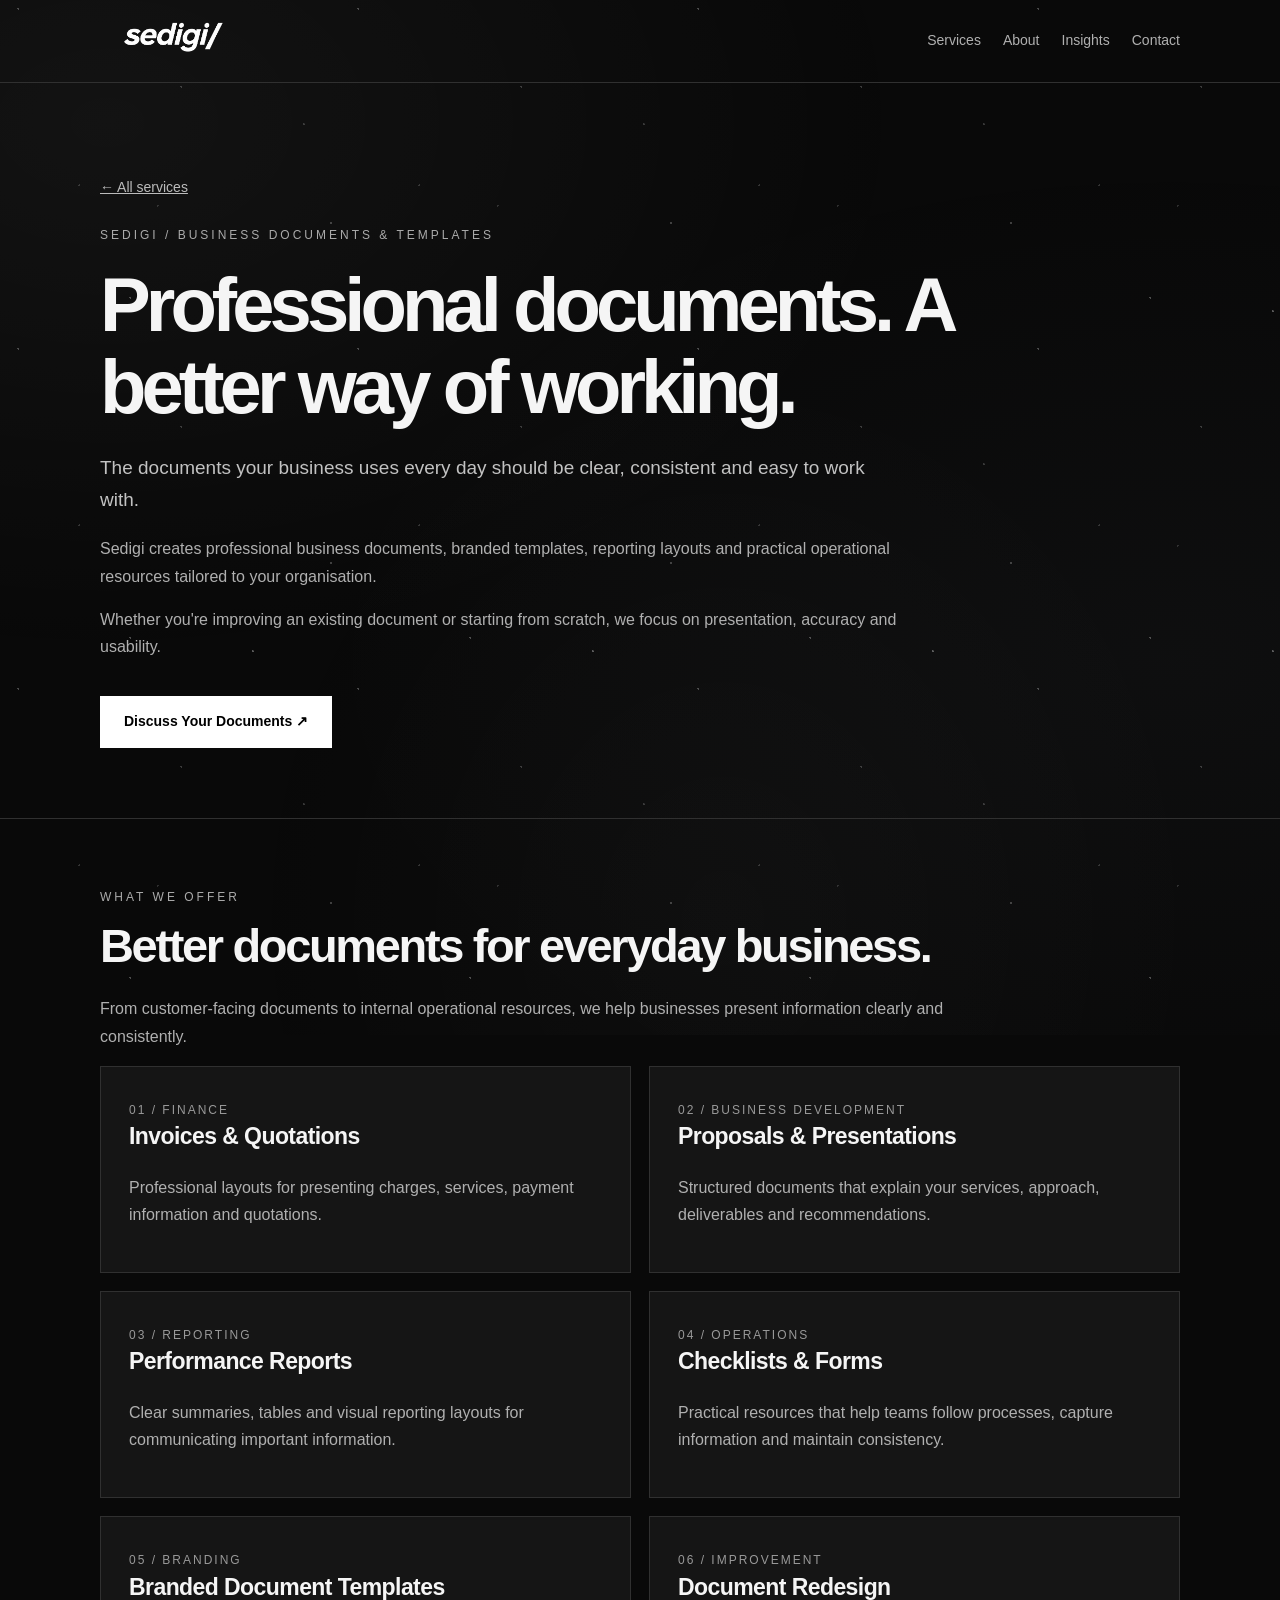
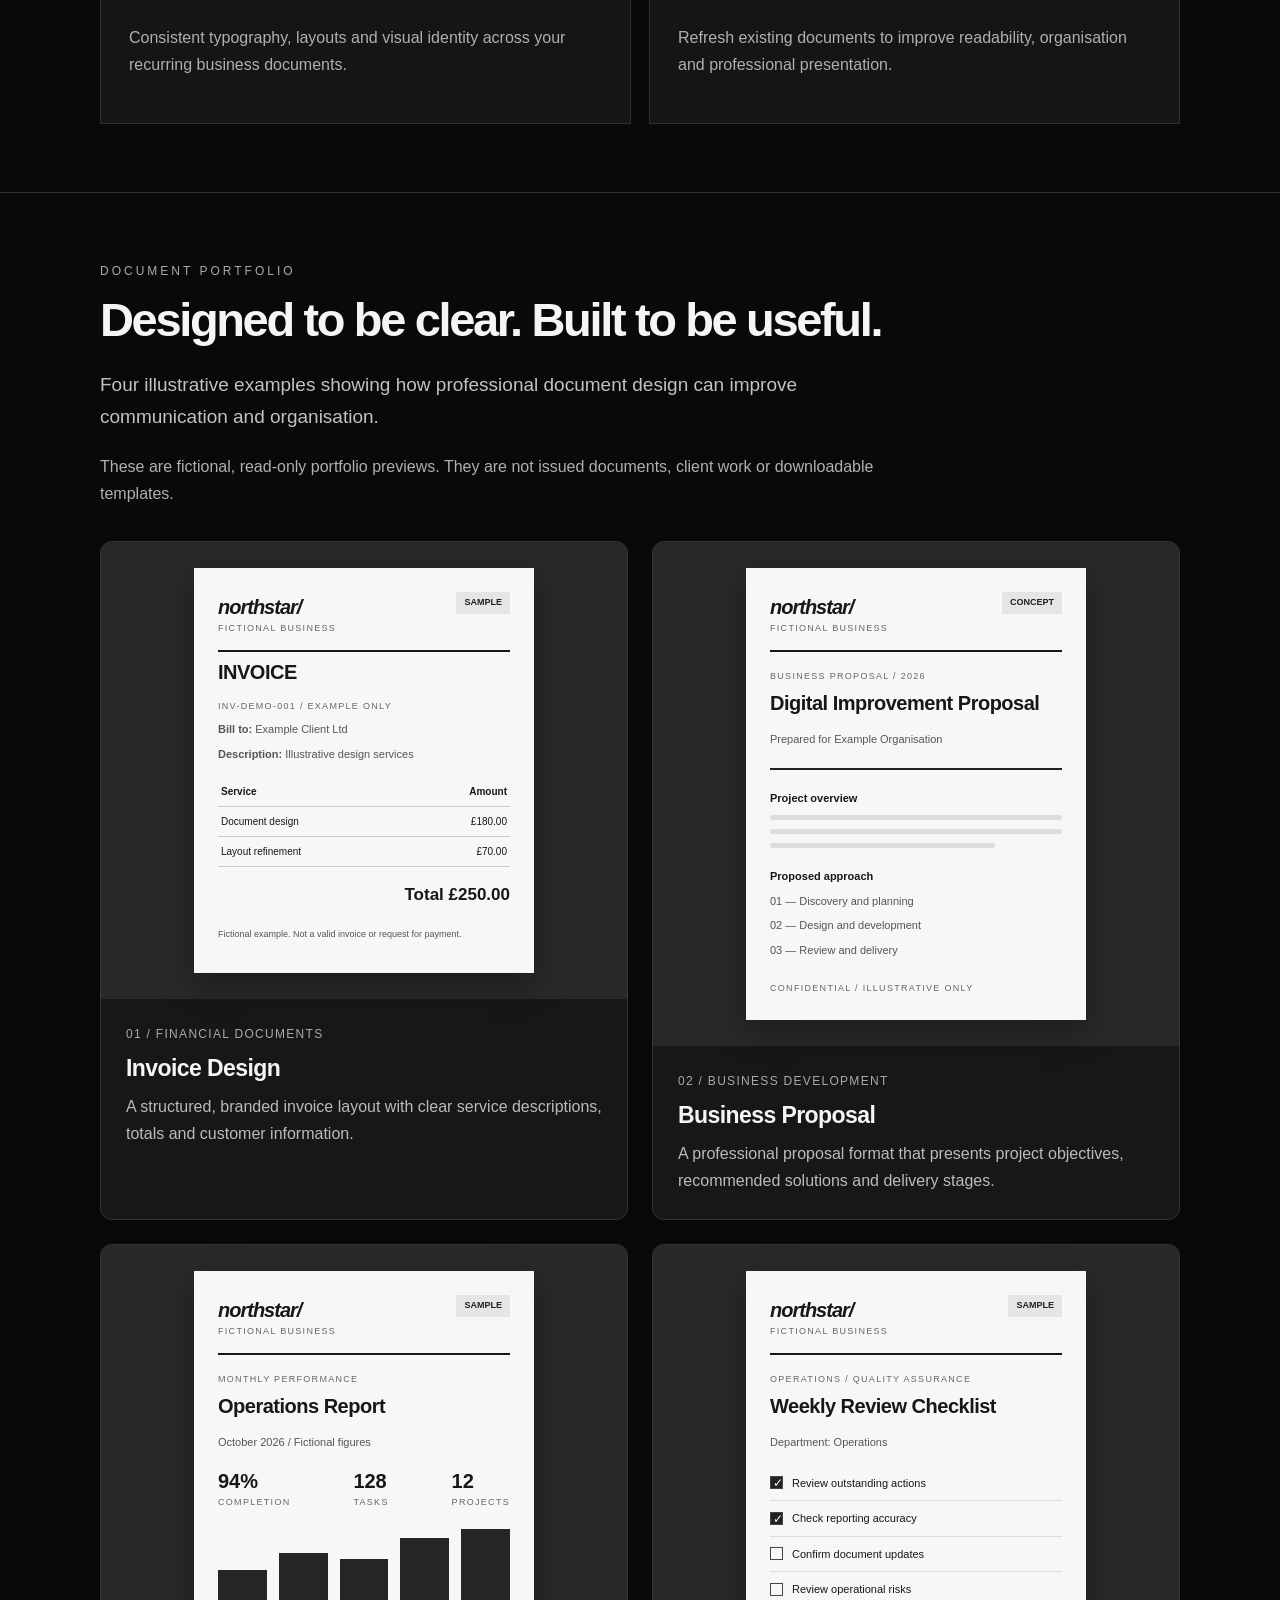
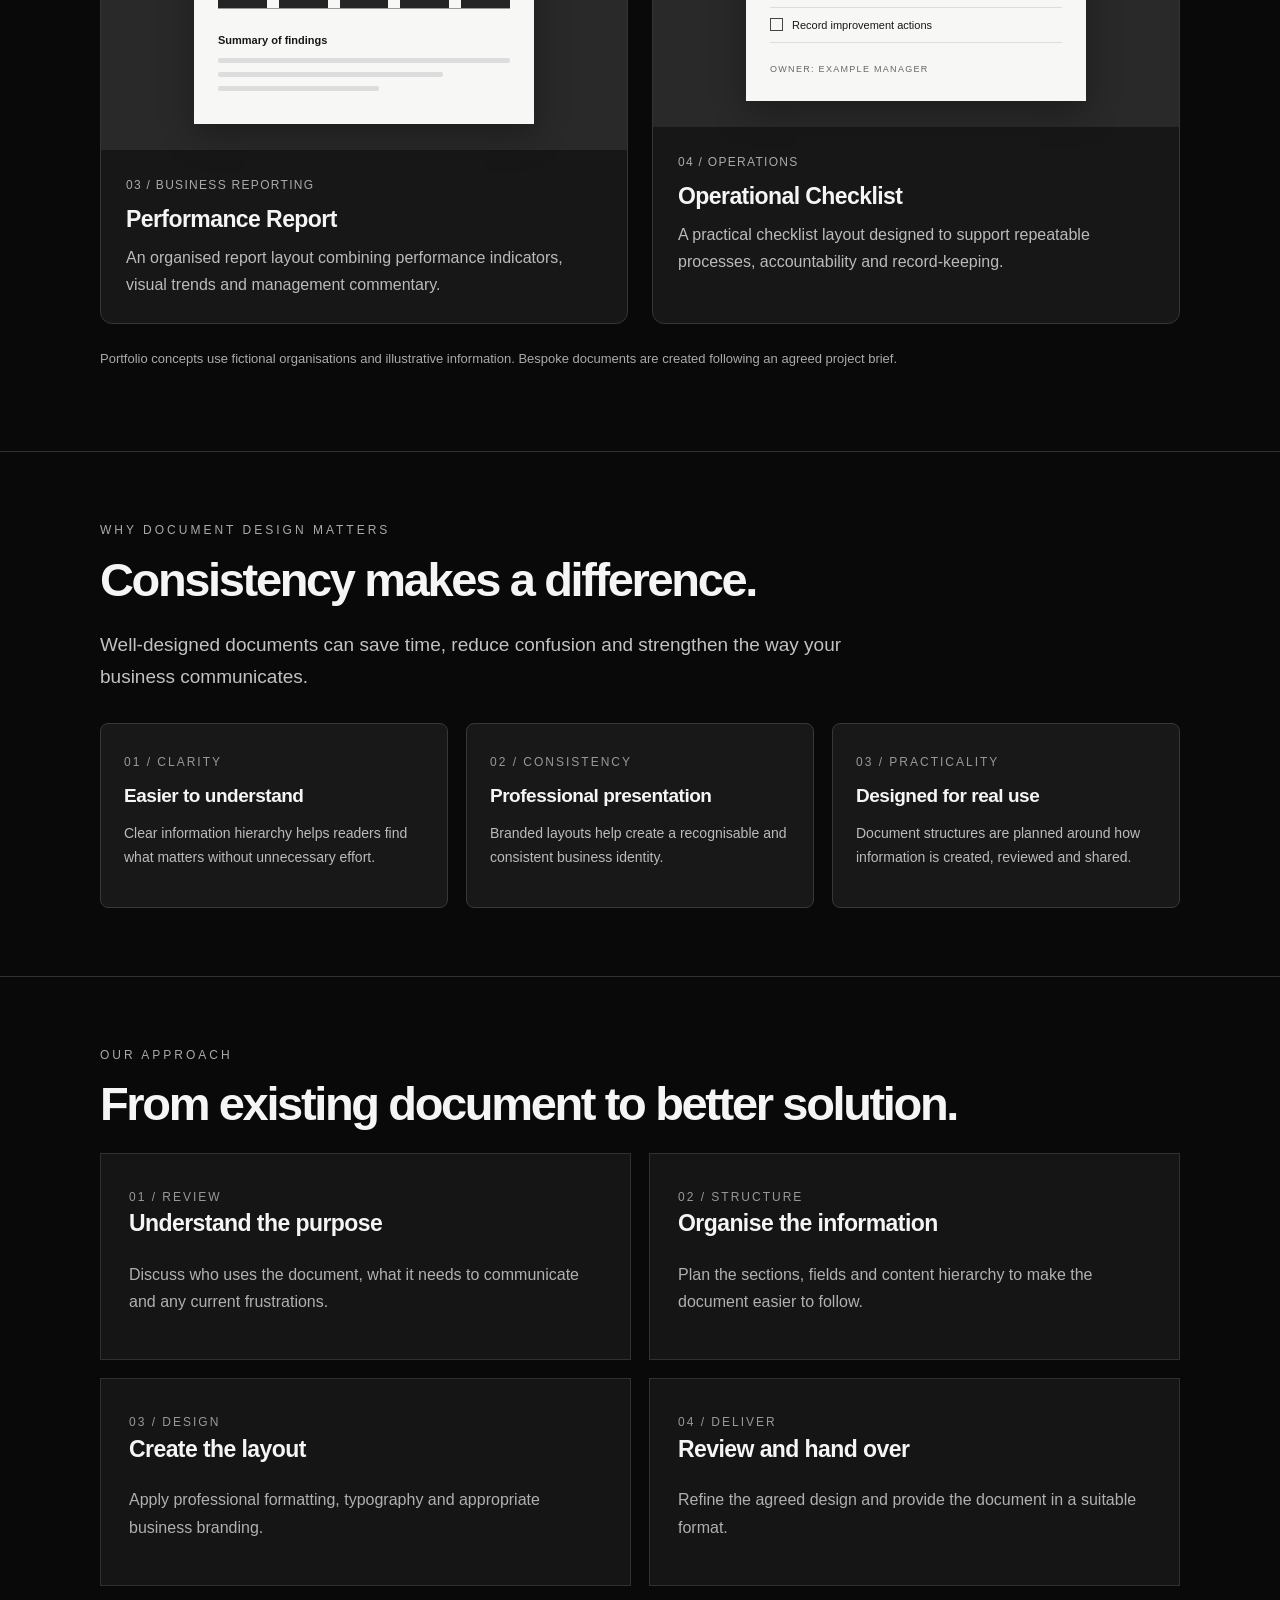
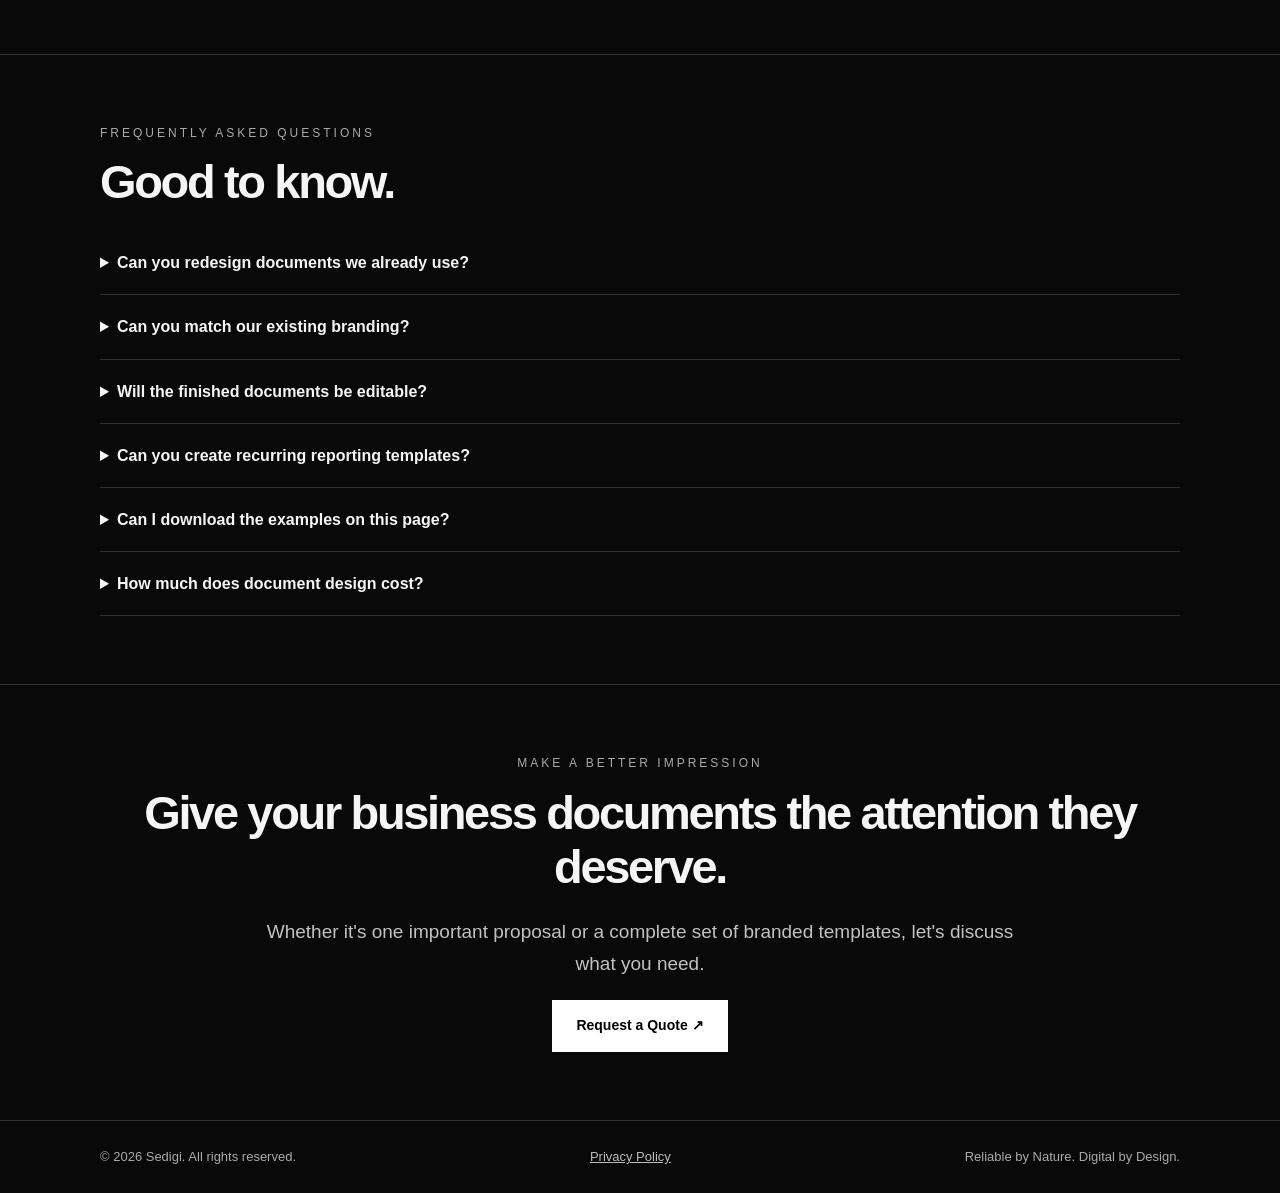
<file: services/business-documents-templates/index.html>
<!DOCTYPE html>
<html lang="en-GB">
<head>
<meta charset="UTF-8">
<meta name="viewport" content="width=device-width, initial-scale=1">
<title>Business Documents & Templates | Sedigi</title>
<meta name="description" content="Professional business documents, branded templates, reports, proposals, invoices and operational checklists designed by Sedigi.">
<meta name="theme-color" content="#090909">
<link rel="canonical" href="https://sedigi.co.uk/services/business-documents-templates/">
<link rel="icon" href="/favicon.ico">
<link rel="stylesheet" href="/assets/services.css">
<style>
.document-grid{display:grid;grid-template-columns:repeat(2,minmax(0,1fr));gap:24px;margin-top:34px}
.document-card{background:#171717;border:1px solid #353535;border-radius:12px;overflow:hidden}
.document-preview{background:#292929;padding:26px;display:flex;justify-content:center;align-items:flex-start;min-height:350px}
.document-paper{width:100%;max-width:340px;min-height:305px;box-sizing:border-box;background:#f7f7f5;color:#171717;padding:24px;box-shadow:0 12px 32px rgba(0,0,0,.3);font-size:11px;line-height:1.5}
.document-paper h4{font-size:20px;line-height:1.15;margin:9px 0 16px;letter-spacing:-.5px}
.document-paper p{color:#555;margin:8px 0}
.document-paper-head{display:flex;justify-content:space-between;align-items:flex-start;gap:10px;padding-bottom:14px;border-bottom:2px solid #171717}
.document-brand{font-weight:900;font-size:20px;font-style:italic;letter-spacing:-1px}
.document-overline{font-size:9px;letter-spacing:1.3px;text-transform:uppercase;color:#666}
.document-line{height:5px;background:#ddd;margin:9px 0;border-radius:2px}
.document-line.short{width:55%}
.document-line.medium{width:77%}
.document-table{width:100%;border-collapse:collapse;margin:15px 0}
.document-table th,.document-table td{padding:7px 3px;border-bottom:1px solid #ccc;text-align:left;font-size:10px}
.document-table th:last-child,.document-table td:last-child{text-align:right}
.document-total{text-align:right;font-weight:800;font-size:17px;margin-top:15px}
.document-info{padding:25px}
.document-info h3{margin:10px 0;font-size:23px}
.document-info p{color:#bbb;margin:0}
.document-label{font-size:12px;letter-spacing:1.3px;text-transform:uppercase;color:#aaa}
.document-status{display:inline-block;padding:4px 8px;background:#e5e5e5;color:#222;font-size:9px;font-weight:700}
.document-report-bars{display:flex;align-items:flex-end;height:85px;gap:12px;border-bottom:1px solid #999;margin:15px 0 23px}
.document-report-bars div{flex:1;background:#252525}
.document-checklist{list-style:none;padding:0;margin:15px 0}
.document-checklist li{display:flex;align-items:center;gap:9px;padding:9px 0;border-bottom:1px solid #ddd}
.document-checkbox{display:inline-block;width:13px;height:13px;border:1px solid #444;flex-shrink:0}
.document-checkbox.checked{background:#222;position:relative}
.document-checkbox.checked:after{content:"✓";position:absolute;left:2px;top:-3px;color:white;font-size:12px}
.document-feature-grid{display:grid;grid-template-columns:repeat(3,minmax(0,1fr));gap:18px;margin-top:30px}
.document-feature{padding:23px;border:1px solid #383838;background:#181818;border-radius:8px}
.document-feature h3{font-size:19px;margin:10px 0}
.document-feature p{font-size:14px;color:#bbb}
.document-note{font-size:13px;color:#aaa;margin-top:24px}
@media(max-width:750px){.document-grid{grid-template-columns:1fr}.document-feature-grid{grid-template-columns:1fr}.document-preview{padding:18px;min-height:auto}.document-paper{padding:20px}}
</style>
<script type="application/ld+json">
{
 "@context":"https://schema.org",
 "@type":"Service",
 "name":"Business Documents & Templates",
 "serviceType":"Business document and template design",
 "provider":{"@type":"Organization","name":"Sedigi","url":"https://sedigi.co.uk/"},
 "areaServed":{"@type":"Country","name":"United Kingdom"},
 "url":"https://sedigi.co.uk/services/business-documents-templates/"
}
</script>
</head>
<body>
<header>
<nav class="container" aria-label="Main navigation">
<a href="/" aria-label="Sedigi homepage">
<img class="logo-image" src="/SEDIGI_Logo_White_Transparent.png" alt="sedigi/">
</a>
<div class="nav-links">
<a href="/#services">Services</a>
<a href="/#about">About</a>
<a href="/insights/">Insights</a>
<a href="/quote/">Contact</a>
</div>
</nav>
</header>
<main>
<div class="container hero">
<a class="back" href="/#services">← All services</a>
<div class="eyebrow" style="margin-top:25px">Sedigi / Business Documents & Templates</div>
<h1>Professional documents. A better way of working.</h1>
<p class="lead">The documents your business uses every day should be clear, consistent and easy to work with.</p>
<p class="muted">Sedigi creates professional business documents, branded templates, reporting layouts and practical operational resources tailored to your organisation.</p>
<p class="muted">Whether you're improving an existing document or starting from scratch, we focus on presentation, accuracy and usability.</p>
<a class="button" href="/quote/">Discuss Your Documents ↗</a>
</div>

<section>
<div class="container">
<div class="eyebrow">What we offer</div>
<h2>Better documents for everyday business.</h2>
<p class="muted">From customer-facing documents to internal operational resources, we help businesses present information clearly and consistently.</p>
<div class="grid">
<article class="panel"><span class="kicker">01 / Finance</span><h3>Invoices & Quotations</h3><p>Professional layouts for presenting charges, services, payment information and quotations.</p></article>
<article class="panel"><span class="kicker">02 / Business Development</span><h3>Proposals & Presentations</h3><p>Structured documents that explain your services, approach, deliverables and recommendations.</p></article>
<article class="panel"><span class="kicker">03 / Reporting</span><h3>Performance Reports</h3><p>Clear summaries, tables and visual reporting layouts for communicating important information.</p></article>
<article class="panel"><span class="kicker">04 / Operations</span><h3>Checklists & Forms</h3><p>Practical resources that help teams follow processes, capture information and maintain consistency.</p></article>
<article class="panel"><span class="kicker">05 / Branding</span><h3>Branded Document Templates</h3><p>Consistent typography, layouts and visual identity across your recurring business documents.</p></article>
<article class="panel"><span class="kicker">06 / Improvement</span><h3>Document Redesign</h3><p>Refresh existing documents to improve readability, organisation and professional presentation.</p></article>
</div>
</div>
</section>

<section id="portfolio">
<div class="container">
<div class="eyebrow">Document portfolio</div>
<h2>Designed to be clear. Built to be useful.</h2>
<p class="lead">Four illustrative examples showing how professional document design can improve communication and organisation.</p>
<p class="muted">These are fictional, read-only portfolio previews. They are not issued documents, client work or downloadable templates.</p>

<div class="document-grid">

<article class="document-card">
<div class="document-preview">
<div class="document-paper">
<div class="document-paper-head">
<div><div class="document-brand">northstar/</div><div class="document-overline">Fictional business</div></div>
<div class="document-status">SAMPLE</div>
</div>
<h4>INVOICE</h4>
<div class="document-overline">INV-DEMO-001 / Example only</div>
<p><strong>Bill to:</strong> Example Client Ltd</p>
<p><strong>Description:</strong> Illustrative design services</p>
<table class="document-table">
<thead><tr><th>Service</th><th>Amount</th></tr></thead>
<tbody>
<tr><td>Document design</td><td>£180.00</td></tr>
<tr><td>Layout refinement</td><td>£70.00</td></tr>
</tbody>
</table>
<div class="document-total">Total £250.00</div>
<p style="font-size:9px;margin-top:20px">Fictional example. Not a valid invoice or request for payment.</p>
</div>
</div>
<div class="document-info">
<div class="document-label">01 / Financial documents</div>
<h3>Invoice Design</h3>
<p>A structured, branded invoice layout with clear service descriptions, totals and customer information.</p>
</div>
</article>

<article class="document-card">
<div class="document-preview">
<div class="document-paper">
<div class="document-paper-head">
<div><div class="document-brand">northstar/</div><div class="document-overline">Fictional business</div></div>
<div class="document-status">CONCEPT</div>
</div>
<div class="document-overline" style="margin-top:18px">Business proposal / 2026</div>
<h4>Digital Improvement Proposal</h4>
<p>Prepared for Example Organisation</p>
<div style="height:2px;background:#222;margin:20px 0"></div>
<strong>Project overview</strong>
<div class="document-line"></div>
<div class="document-line"></div>
<div class="document-line medium"></div>
<strong style="display:block;margin-top:20px">Proposed approach</strong>
<p>01 — Discovery and planning</p>
<p>02 — Design and development</p>
<p>03 — Review and delivery</p>
<div class="document-overline" style="margin-top:24px">Confidential / Illustrative only</div>
</div>
</div>
<div class="document-info">
<div class="document-label">02 / Business development</div>
<h3>Business Proposal</h3>
<p>A professional proposal format that presents project objectives, recommended solutions and delivery stages.</p>
</div>
</article>

<article class="document-card">
<div class="document-preview">
<div class="document-paper">
<div class="document-paper-head">
<div><div class="document-brand">northstar/</div><div class="document-overline">Fictional business</div></div>
<div class="document-status">SAMPLE</div>
</div>
<div class="document-overline" style="margin-top:18px">Monthly performance</div>
<h4>Operations Report</h4>
<p>October 2026 / Fictional figures</p>
<div style="display:flex;justify-content:space-between;gap:10px;margin-top:15px">
<div><strong style="font-size:20px">94%</strong><div class="document-overline">Completion</div></div>
<div><strong style="font-size:20px">128</strong><div class="document-overline">Tasks</div></div>
<div><strong style="font-size:20px">12</strong><div class="document-overline">Projects</div></div>
</div>
<div class="document-report-bars">
<div style="height:45%"></div><div style="height:65%"></div><div style="height:58%"></div><div style="height:83%"></div><div style="height:94%"></div>
</div>
<strong>Summary of findings</strong>
<div class="document-line"></div>
<div class="document-line medium"></div>
<div class="document-line short"></div>
</div>
</div>
<div class="document-info">
<div class="document-label">03 / Business reporting</div>
<h3>Performance Report</h3>
<p>An organised report layout combining performance indicators, visual trends and management commentary.</p>
</div>
</article>

<article class="document-card">
<div class="document-preview">
<div class="document-paper">
<div class="document-paper-head">
<div><div class="document-brand">northstar/</div><div class="document-overline">Fictional business</div></div>
<div class="document-status">SAMPLE</div>
</div>
<div class="document-overline" style="margin-top:18px">Operations / Quality assurance</div>
<h4>Weekly Review Checklist</h4>
<p>Department: Operations</p>
<ul class="document-checklist">
<li><span class="document-checkbox checked"></span>Review outstanding actions</li>
<li><span class="document-checkbox checked"></span>Check reporting accuracy</li>
<li><span class="document-checkbox"></span>Confirm document updates</li>
<li><span class="document-checkbox"></span>Review operational risks</li>
<li><span class="document-checkbox"></span>Record improvement actions</li>
</ul>
<div class="document-overline" style="margin-top:20px">Owner: Example Manager</div>
</div>
</div>
<div class="document-info">
<div class="document-label">04 / Operations</div>
<h3>Operational Checklist</h3>
<p>A practical checklist layout designed to support repeatable processes, accountability and record-keeping.</p>
</div>
</article>

</div>

<p class="document-note">Portfolio concepts use fictional organisations and illustrative information. Bespoke documents are created following an agreed project brief.</p>
</div>
</section>

<section>
<div class="container">
<div class="eyebrow">Why document design matters</div>
<h2>Consistency makes a difference.</h2>
<p class="lead">Well-designed documents can save time, reduce confusion and strengthen the way your business communicates.</p>
<div class="document-feature-grid">
<article class="document-feature"><span class="kicker">01 / Clarity</span><h3>Easier to understand</h3><p>Clear information hierarchy helps readers find what matters without unnecessary effort.</p></article>
<article class="document-feature"><span class="kicker">02 / Consistency</span><h3>Professional presentation</h3><p>Branded layouts help create a recognisable and consistent business identity.</p></article>
<article class="document-feature"><span class="kicker">03 / Practicality</span><h3>Designed for real use</h3><p>Document structures are planned around how information is created, reviewed and shared.</p></article>
</div>
</div>
</section>

<section>
<div class="container">
<div class="eyebrow">Our approach</div>
<h2>From existing document to better solution.</h2>
<div class="grid">
<article class="panel"><span class="kicker">01 / Review</span><h3>Understand the purpose</h3><p>Discuss who uses the document, what it needs to communicate and any current frustrations.</p></article>
<article class="panel"><span class="kicker">02 / Structure</span><h3>Organise the information</h3><p>Plan the sections, fields and content hierarchy to make the document easier to follow.</p></article>
<article class="panel"><span class="kicker">03 / Design</span><h3>Create the layout</h3><p>Apply professional formatting, typography and appropriate business branding.</p></article>
<article class="panel"><span class="kicker">04 / Deliver</span><h3>Review and hand over</h3><p>Refine the agreed design and provide the document in a suitable format.</p></article>
</div>
</div>
</section>

<section>
<div class="container faq">
<div class="eyebrow">Frequently asked questions</div>
<h2>Good to know.</h2>
<details><summary>Can you redesign documents we already use?</summary><p>Yes. We can work from existing documents and improve their structure, layout and presentation while retaining the information your business needs.</p></details>
<details><summary>Can you match our existing branding?</summary><p>Yes. Where you have established brand guidelines, colours, typography or logo assets, these can guide the document design.</p></details>
<details><summary>Will the finished documents be editable?</summary><p>Editable formats can be discussed as part of the project brief. The format will depend on how you intend to use the documents and the software available.</p></details>
<details><summary>Can you create recurring reporting templates?</summary><p>Yes. We can discuss repeatable reporting layouts and, where appropriate, links to spreadsheets or other reporting processes.</p></details>
<details><summary>Can I download the examples on this page?</summary><p>No. These are illustrative portfolio previews rather than free document templates. We create bespoke documents based on each customer's requirements.</p></details>
<details><summary>How much does document design cost?</summary><p>Pricing depends on the number of documents, their complexity, the required formats and any additional functionality. We'll provide a tailored quotation.</p></details>
</div>
</section>

<section class="cta">
<div class="container">
<div class="eyebrow">Make a better impression</div>
<h2>Give your business documents the attention they deserve.</h2>
<p class="lead">Whether it's one important proposal or a complete set of branded templates, let's discuss what you need.</p>
<a class="button" href="/quote/">Request a Quote ↗</a>
</div>
</section>
</main>

<footer>
<div class="container footer-inner">
<span>© 2026 Sedigi. All rights reserved.</span>
<a href="/privacy/">Privacy Policy</a>
<span>Reliable by Nature. Digital by Design.</span>
</div>
</footer>
</body>
</html>
</file>
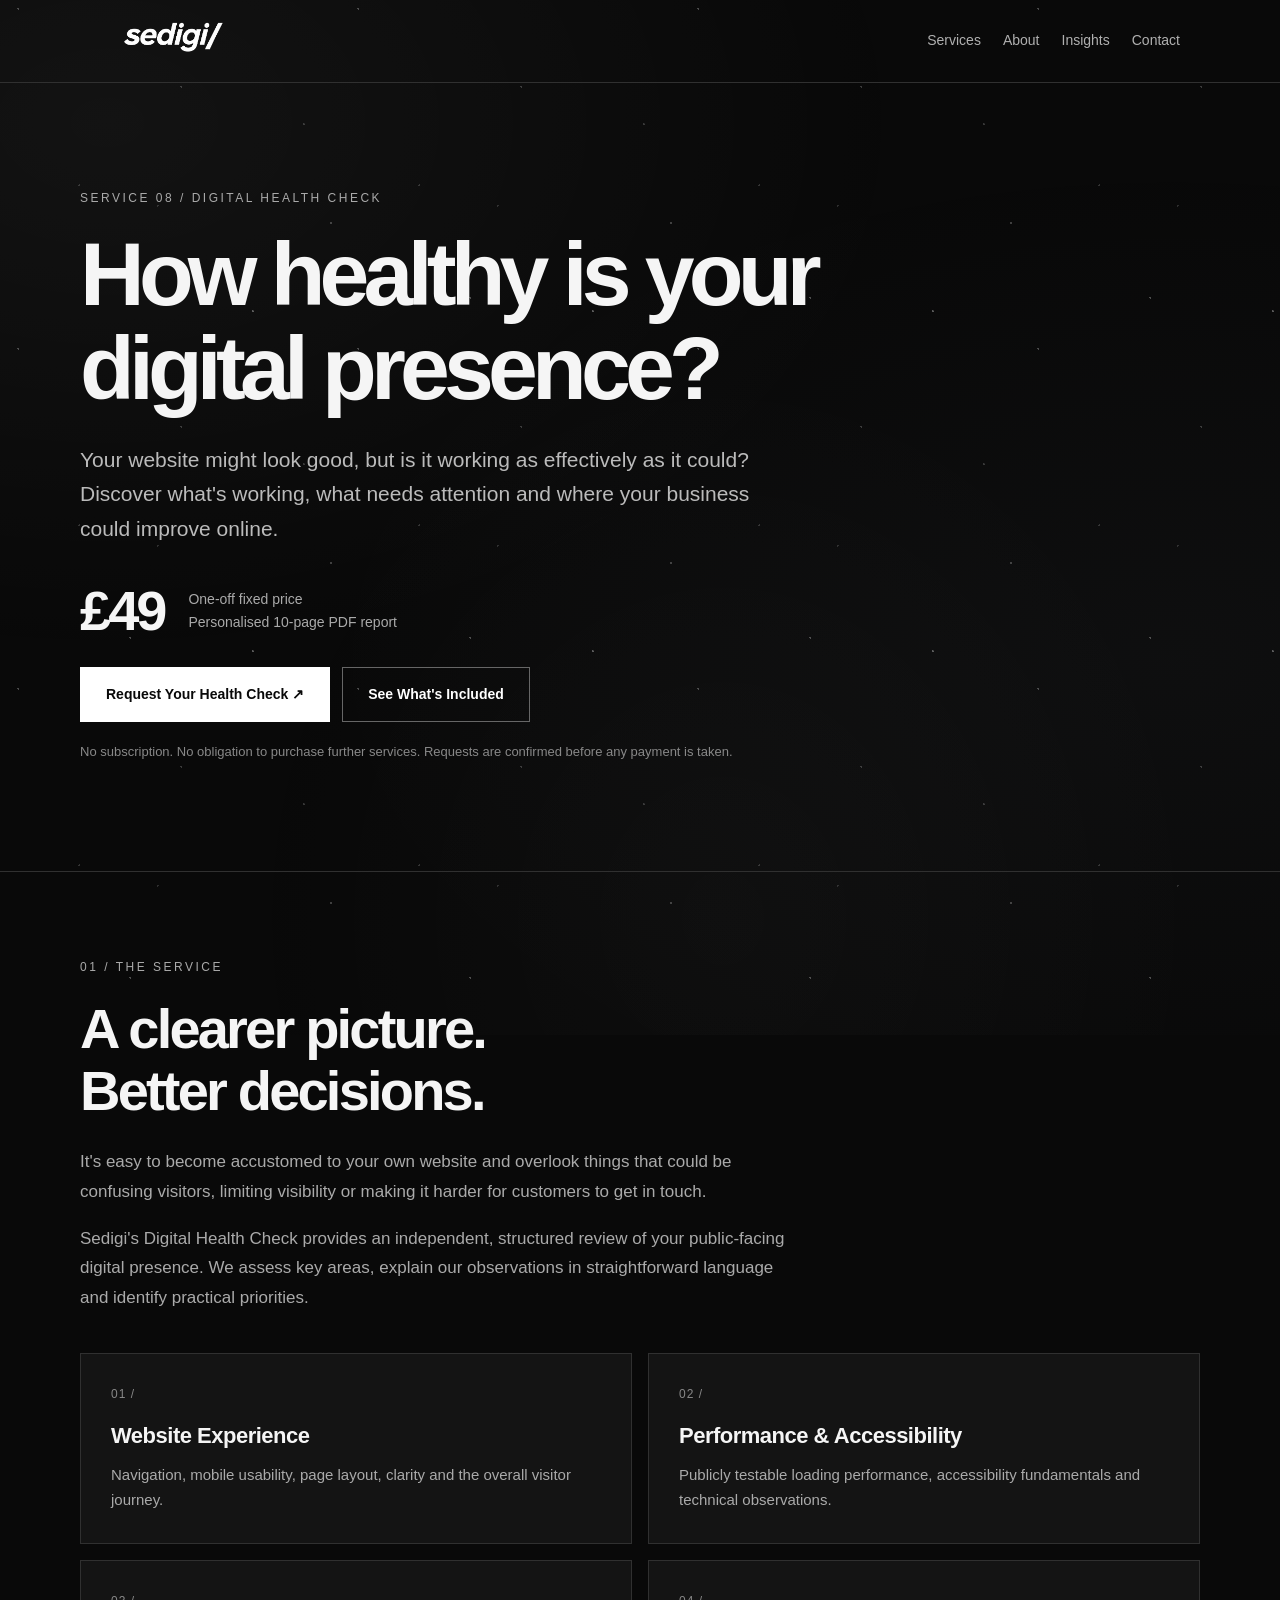
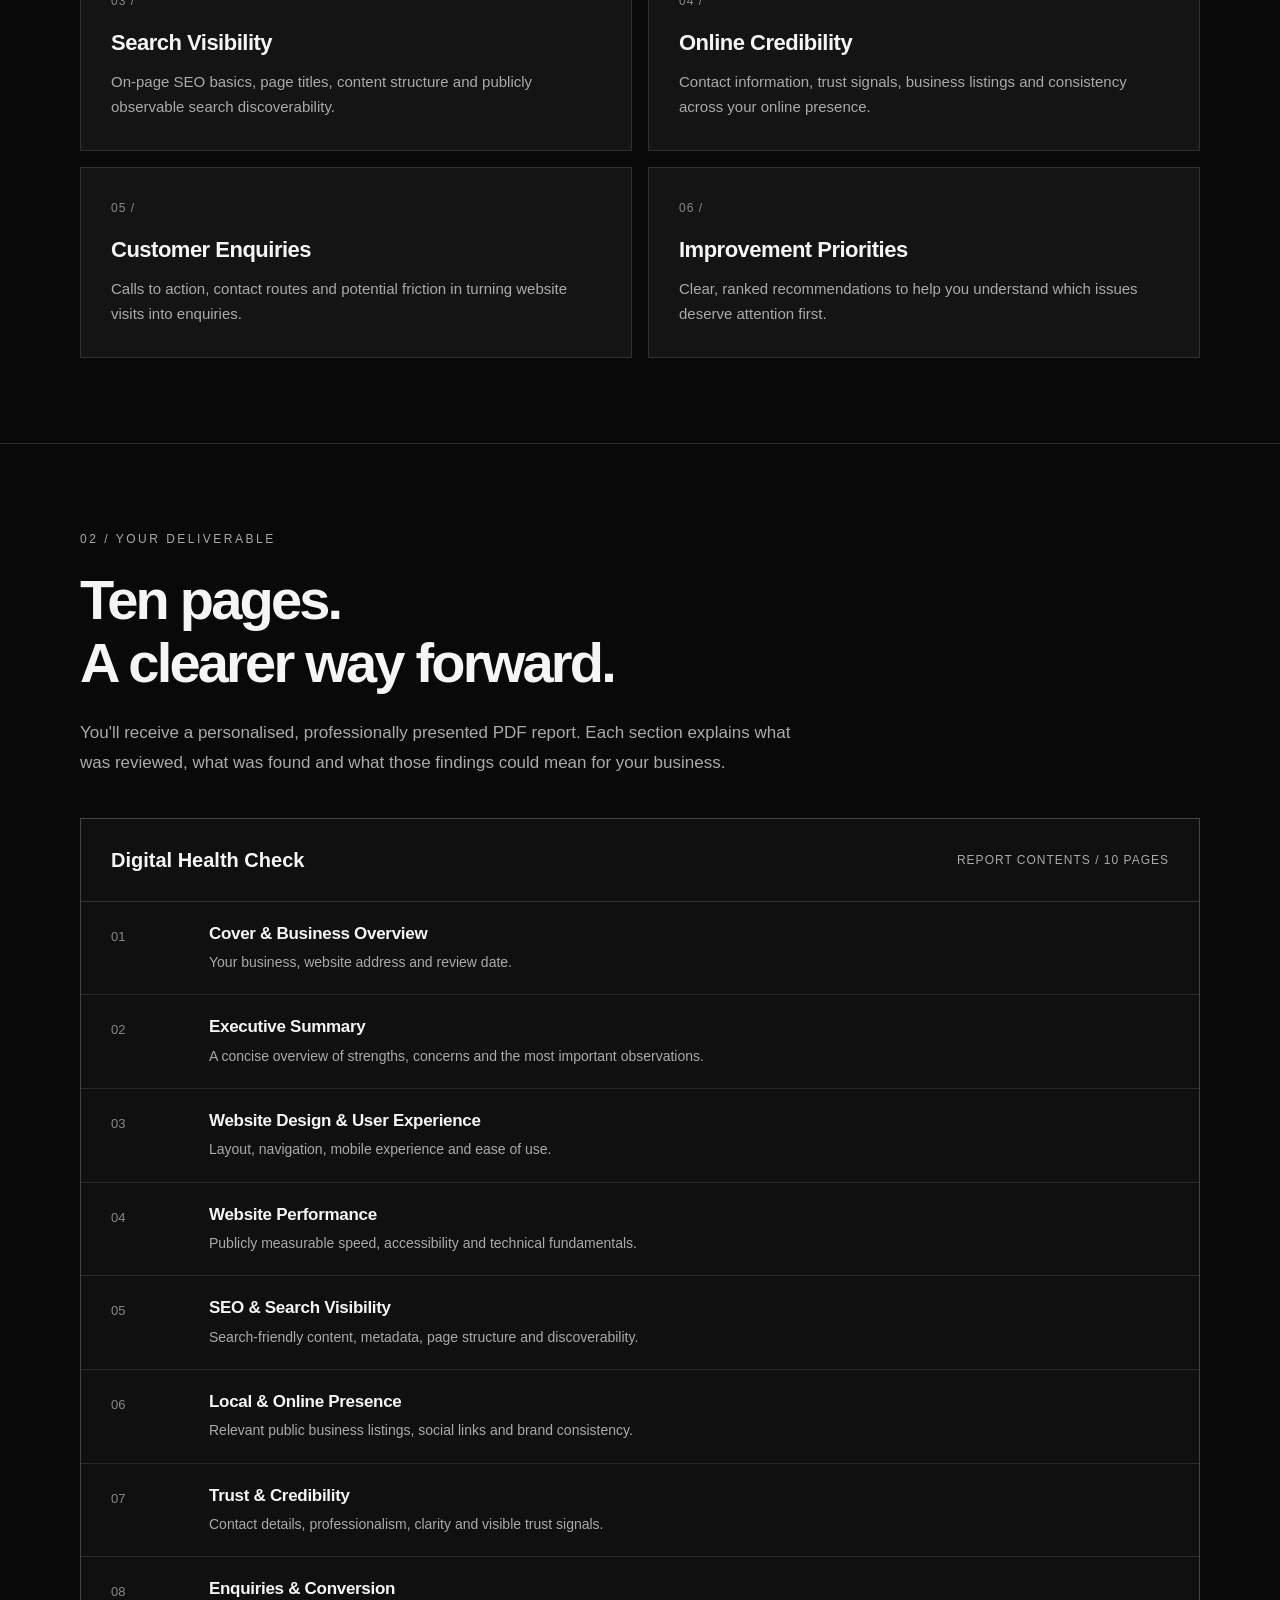
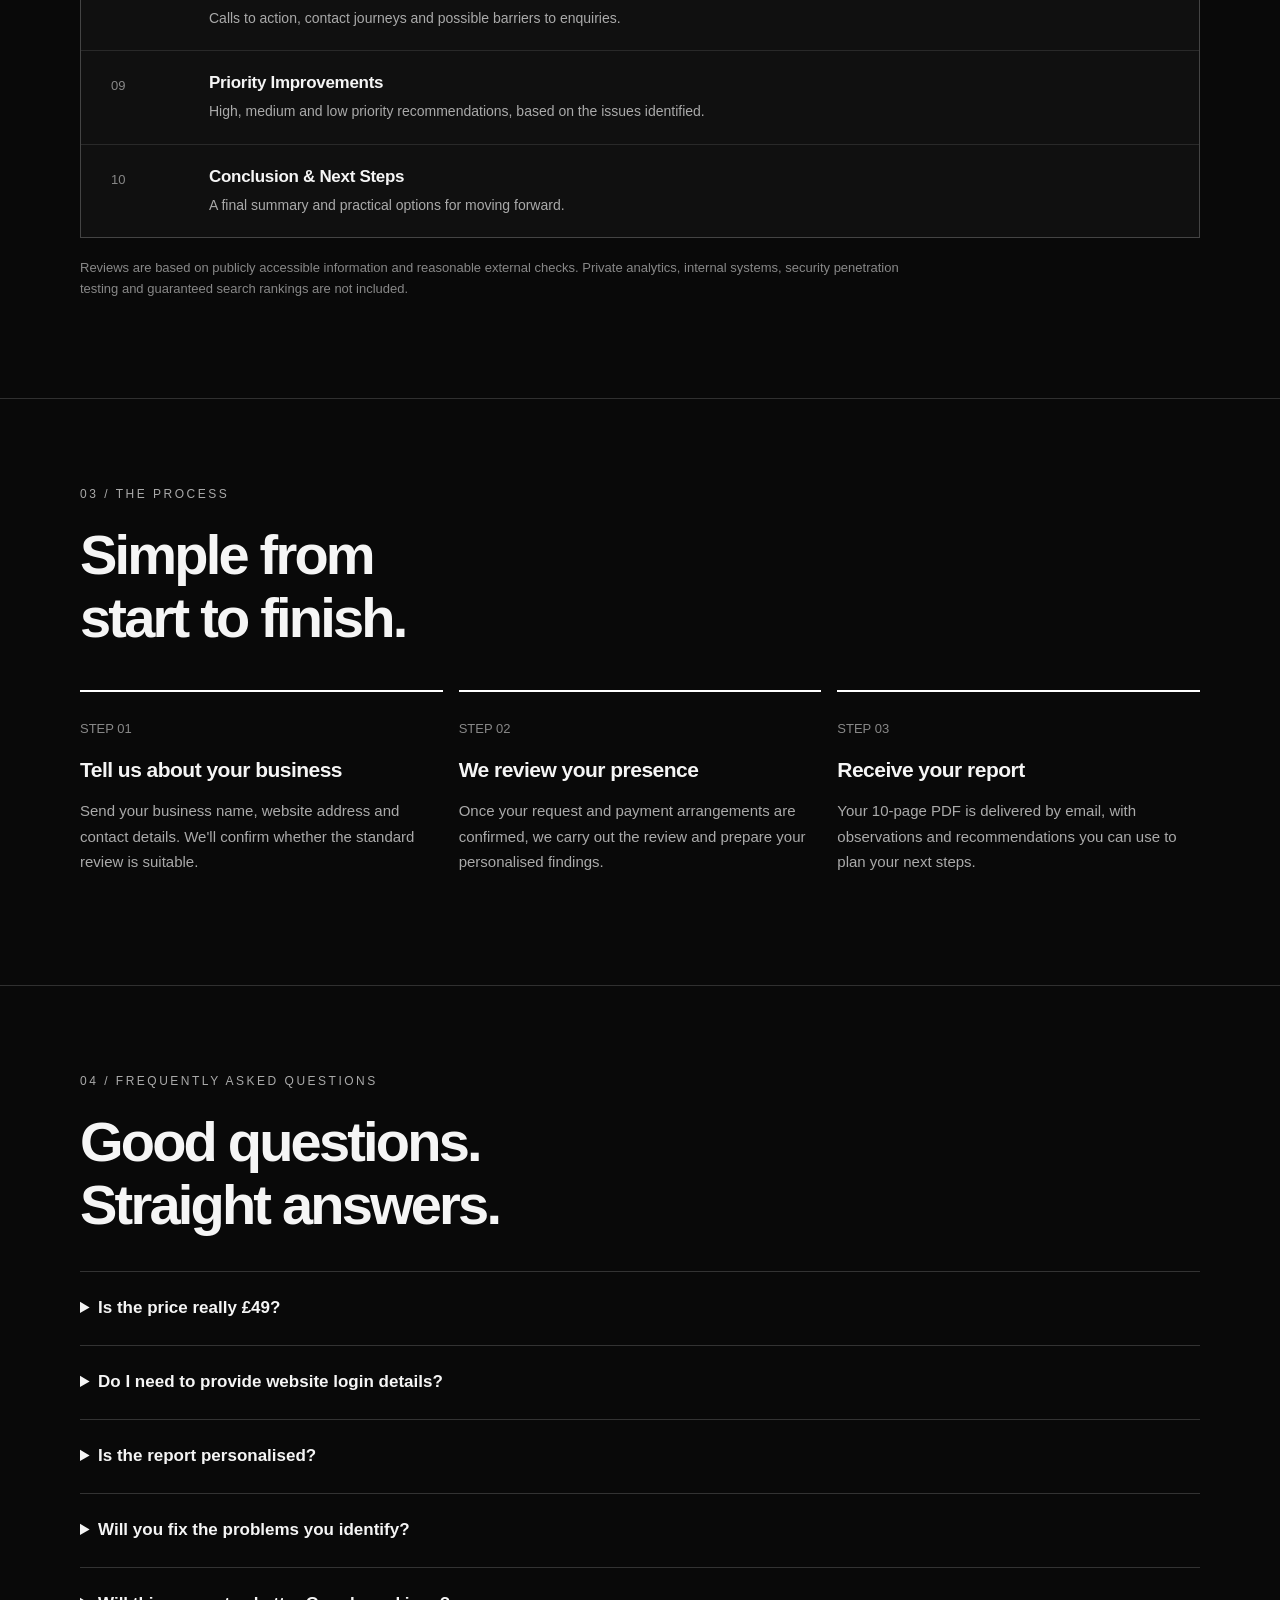
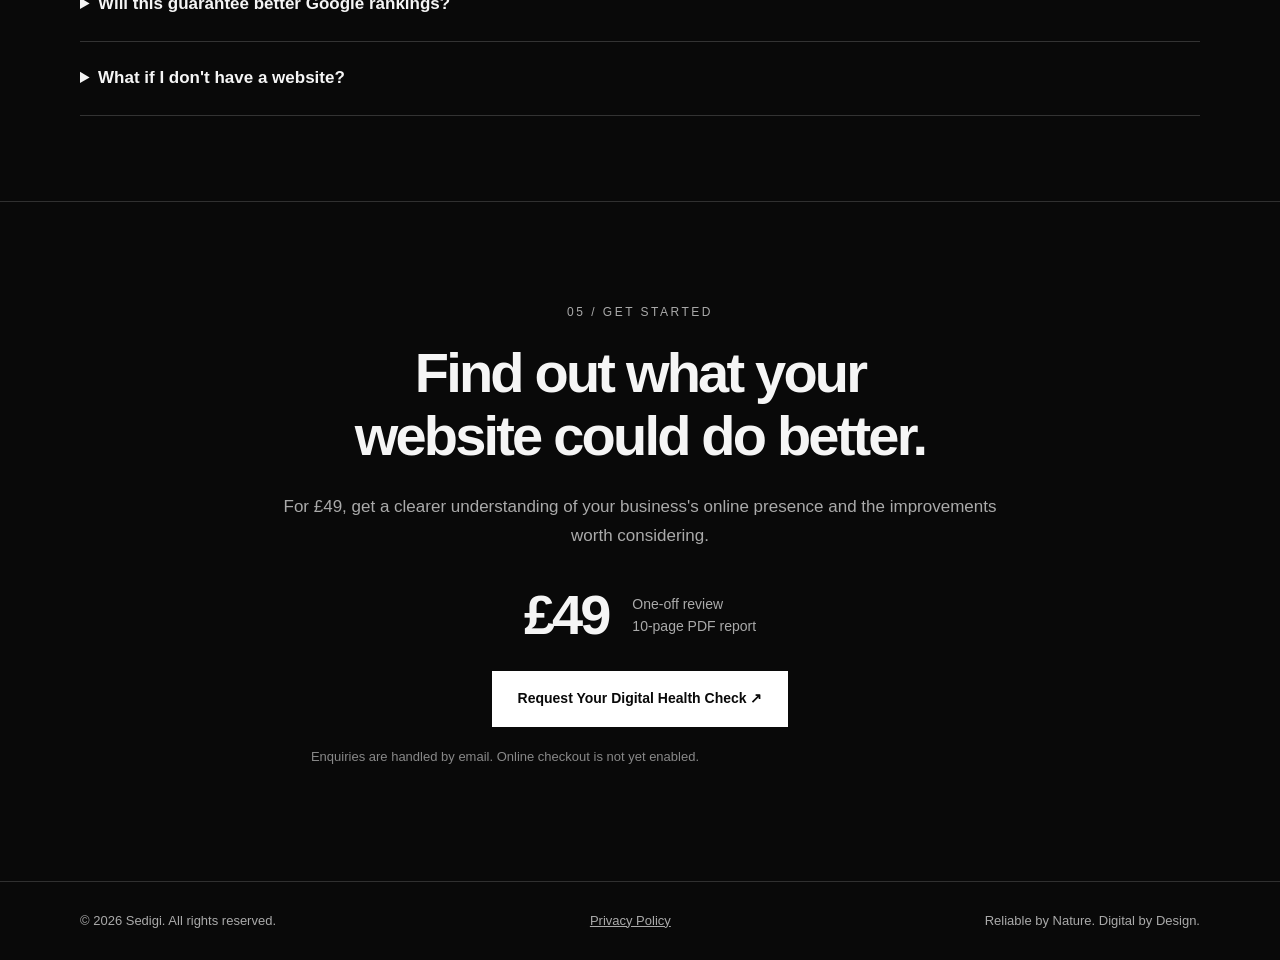
<file: services/digital-health-check/index.html>
<!DOCTYPE html>
<html lang="en-GB">
<head>
  <meta charset="UTF-8">
  <meta name="viewport" content="width=device-width, initial-scale=1">
  <meta name="theme-color" content="#090909">

  <title>Digital Health Check — £49 | Sedigi</title>

  <meta name="description" content="Get a personalised 10-page Digital Health Check from Sedigi for £49. Review your website, SEO, online credibility and opportunities for improvement.">

  <link rel="canonical" href="https://sedigi.co.uk/services/digital-health-check/">
  <link rel="icon" href="/favicon.ico?v=5">

  <link rel="stylesheet" href="/assets/services.css">

  <style>
    :root {
      --check-bg: #090909;
      --check-panel: #141414;
      --check-border: #303030;
      --check-muted: #aaa;
    }

    * {
      box-sizing: border-box;
    }

    body {
      background: var(--check-bg);
      color: #f5f5f5;
    }

    .check-container {
      width: min(1120px, calc(100% - 40px));
      margin-inline: auto;
    }

    .check-hero {
      padding: 105px 0 95px;
    }

    .check-eyebrow {
      color: #aaa;
      font-size: 12px;
      letter-spacing: 2.5px;
      text-transform: uppercase;
      margin-bottom: 20px;
    }

    .check-hero h1 {
      max-width: 900px;
      font-size: clamp(48px, 7vw, 90px);
      line-height: 1.04;
      letter-spacing: -0.065em;
      margin: 0 0 28px;
    }

    .check-lead {
      max-width: 720px;
      color: #bbb;
      font-size: clamp(17px, 2vw, 21px);
      line-height: 1.65;
    }

    .check-price-row {
      display: flex;
      align-items: center;
      flex-wrap: wrap;
      gap: 24px;
      margin: 36px 0 12px;
    }

    .check-price {
      font-size: 56px;
      line-height: 1;
      font-weight: 800;
      letter-spacing: -3px;
    }

    .check-price-note {
      color: #aaa;
      font-size: 14px;
      line-height: 1.6;
    }

    .check-button {
      display: inline-block;
      background: #fff;
      color: #090909;
      border: 1px solid #fff;
      padding: 15px 25px;
      font-size: 14px;
      font-weight: 700;
      text-decoration: none;
      transition: .2s ease;
    }

    .check-button:hover {
      background: transparent;
      color: #fff;
    }

    .check-button-secondary {
      background: transparent;
      color: #fff;
      border-color: #666;
    }

    .check-button-secondary:hover {
      background: #fff;
      color: #090909;
    }

    .check-actions {
      display: flex;
      gap: 12px;
      flex-wrap: wrap;
      margin-top: 28px;
    }

    .check-section {
      border-top: 1px solid var(--check-border);
      padding: 85px 0;
    }

    .check-section h2 {
      font-size: clamp(34px, 4.5vw, 56px);
      line-height: 1.12;
      letter-spacing: -0.05em;
      margin: 12px 0 24px;
    }

    .check-intro {
      max-width: 720px;
      color: #aaa;
      font-size: 17px;
      line-height: 1.75;
    }

    .check-grid {
      display: grid;
      grid-template-columns: repeat(2, minmax(0, 1fr));
      gap: 16px;
      margin-top: 40px;
    }

    .check-card {
      background: var(--check-panel);
      border: 1px solid var(--check-border);
      padding: 30px;
    }

    .check-card-number {
      color: #888;
      font-size: 12px;
      letter-spacing: 1px;
    }

    .check-card h3 {
      font-size: 22px;
      line-height: 1.25;
      letter-spacing: -0.5px;
      margin: 18px 0 12px;
    }

    .check-card p {
      color: #aaa;
      margin: 0;
      font-size: 15px;
      line-height: 1.7;
    }

    .check-report {
      margin-top: 40px;
      border: 1px solid #444;
      background: #101010;
      overflow: hidden;
    }

    .check-report-header {
      display: flex;
      justify-content: space-between;
      align-items: center;
      gap: 20px;
      flex-wrap: wrap;
      padding: 24px 30px;
      border-bottom: 1px solid #333;
    }

    .check-report-header strong {
      font-size: 20px;
    }

    .check-report-header span {
      font-size: 12px;
      color: #aaa;
      letter-spacing: 1px;
    }

    .check-report-row {
      display: grid;
      grid-template-columns: 80px minmax(0, 1fr);
      gap: 18px;
      padding: 21px 30px;
      border-bottom: 1px solid #292929;
    }

    .check-report-row:last-child {
      border-bottom: 0;
    }

    .check-report-number {
      color: #888;
      font-size: 13px;
      padding-top: 3px;
    }

    .check-report-row h3 {
      margin: 0 0 7px;
      font-size: 17px;
      letter-spacing: -0.3px;
    }

    .check-report-row p {
      color: #aaa;
      margin: 0;
      font-size: 14px;
      line-height: 1.6;
    }

    .check-steps {
      display: grid;
      grid-template-columns: repeat(3, minmax(0, 1fr));
      gap: 16px;
      margin-top: 40px;
    }

    .check-step {
      border-top: 2px solid #fff;
      padding: 22px 5px 10px 0;
    }

    .check-step span {
      color: #888;
      font-size: 13px;
    }

    .check-step h3 {
      font-size: 21px;
      margin: 16px 0 10px;
    }

    .check-step p {
      color: #aaa;
      font-size: 15px;
      line-height: 1.7;
    }

    .check-faq {
      margin-top: 35px;
      border-top: 1px solid #333;
    }

    .check-faq details {
      border-bottom: 1px solid #333;
      padding: 22px 0;
    }

    .check-faq summary {
      cursor: pointer;
      font-weight: 700;
      font-size: 17px;
      padding-right: 15px;
    }

    .check-faq details p {
      color: #aaa;
      max-width: 780px;
      line-height: 1.7;
      margin: 14px 0 0;
    }

    .check-cta {
      text-align: center;
      padding: 100px 0;
    }

    .check-cta h2 {
      max-width: 800px;
      margin-inline: auto;
    }

    .check-cta .check-intro {
      margin-inline: auto;
    }

    .check-cta .check-actions {
      justify-content: center;
    }

    .check-small {
      color: #888;
      font-size: 13px;
      line-height: 1.6;
      margin-top: 20px;
    }

    .check-footer {
      border-top: 1px solid #303030;
      padding: 28px 0;
      color: #aaa;
      font-size: 13px;
    }

    .check-footer-inner {
      display: flex;
      justify-content: space-between;
      gap: 18px;
      flex-wrap: wrap;
    }

    @media (max-width: 700px) {
      .check-hero {
        padding: 70px 0;
      }

      .check-section {
        padding: 65px 0;
      }

      .check-grid,
      .check-steps {
        grid-template-columns: 1fr;
      }

      .check-report-row {
        grid-template-columns: 45px minmax(0, 1fr);
        padding: 20px;
        gap: 12px;
      }

      .check-report-header {
        padding: 20px;
      }

      .check-card {
        padding: 25px;
      }

      .check-cta {
        padding: 75px 0;
      }
    }

    @media (prefers-reduced-motion: reduce) {
      .check-button {
        transition: none;
      }
    }
  </style>

  <script type="application/ld+json">
  {
    "@context": "https://schema.org",
    "@type": "Service",
    "name": "Digital Health Check",
    "description": "A personalised 10-page review of a business's public-facing website and digital presence.",
    "provider": {
      "@type": "Organization",
      "name": "Sedigi",
      "url": "https://sedigi.co.uk/"
    },
    "areaServed": {
      "@type": "Country",
      "name": "United Kingdom"
    },
    "offers": {
      "@type": "Offer",
      "price": "49.00",
      "priceCurrency": "GBP",
      "url": "https://sedigi.co.uk/services/digital-health-check/"
    }
  }
  </script>
</head>

<body>

  <header>
    <nav class="container" aria-label="Main navigation">

      <a href="/" class="logo" aria-label="Sedigi home">
        <img
          src="/SEDIGI_Logo_White_Transparent.png"
          alt="sedigi/"
          class="logo-image"
        >
      </a>

      <div class="nav-links">
        <a href="/#services">Services</a>
        <a href="/#about">About</a>
        <a href="/insights/">Insights</a>
        <a href="/#contact">Contact</a>
      </div>

    </nav>
  </header>

  <main>

    <!-- HERO -->

    <div class="check-container check-hero">

      <div class="check-eyebrow">
        Service 08 / Digital Health Check
      </div>

      <h1>
        How healthy is your<br>
        digital presence?
      </h1>

      <p class="check-lead">
        Your website might look good, but is it working
        as effectively as it could? Discover what's working,
        what needs attention and where your business
        could improve online.
      </p>

      <div class="check-price-row">
        <div class="check-price">£49</div>

        <div class="check-price-note">
          One-off fixed price<br>
          Personalised 10-page PDF report
        </div>
      </div>

      <div class="check-actions">
        <a
          href="mailto:hello@sedigi.co.uk?subject=Digital%20Health%20Check%20-%20%C2%A349%20Enquiry&amp;body=Hello%20Sedigi%2C%0A%0AI%20would%20like%20to%20request%20a%20Digital%20Health%20Check.%0A%0ABusiness%20name%3A%20%0AWebsite%20address%3A%20%0AContact%20name%3A%20%0A%0AThank%20you."
          class="check-button"
        >
          Request Your Health Check ↗
        </a>

        <a href="#report" class="check-button check-button-secondary">
          See What's Included
        </a>
      </div>

      <p class="check-small">
        No subscription. No obligation to purchase further services.
        Requests are confirmed before any payment is taken.
      </p>

    </div>

    <!-- INTRODUCTION -->

    <section class="check-section">
      <div class="check-container">

        <div class="check-eyebrow">
          01 / The service
        </div>

        <h2>
          A clearer picture.<br>
          Better decisions.
        </h2>

        <p class="check-intro">
          It's easy to become accustomed to your own website
          and overlook things that could be confusing visitors,
          limiting visibility or making it harder for customers
          to get in touch.
        </p>

        <p class="check-intro">
          Sedigi's Digital Health Check provides an independent,
          structured review of your public-facing digital presence.
          We assess key areas, explain our observations in
          straightforward language and identify practical priorities.
        </p>

        <div class="check-grid">

          <article class="check-card">
            <div class="check-card-number">01 /</div>
            <h3>Website Experience</h3>
            <p>
              Navigation, mobile usability, page layout,
              clarity and the overall visitor journey.
            </p>
          </article>

          <article class="check-card">
            <div class="check-card-number">02 /</div>
            <h3>Performance & Accessibility</h3>
            <p>
              Publicly testable loading performance,
              accessibility fundamentals and technical observations.
            </p>
          </article>

          <article class="check-card">
            <div class="check-card-number">03 /</div>
            <h3>Search Visibility</h3>
            <p>
              On-page SEO basics, page titles, content structure
              and publicly observable search discoverability.
            </p>
          </article>

          <article class="check-card">
            <div class="check-card-number">04 /</div>
            <h3>Online Credibility</h3>
            <p>
              Contact information, trust signals, business
              listings and consistency across your online presence.
            </p>
          </article>

          <article class="check-card">
            <div class="check-card-number">05 /</div>
            <h3>Customer Enquiries</h3>
            <p>
              Calls to action, contact routes and potential
              friction in turning website visits into enquiries.
            </p>
          </article>

          <article class="check-card">
            <div class="check-card-number">06 /</div>
            <h3>Improvement Priorities</h3>
            <p>
              Clear, ranked recommendations to help you
              understand which issues deserve attention first.
            </p>
          </article>

        </div>
      </div>
    </section>

    <!-- TEN PAGE REPORT -->

    <section class="check-section" id="report">
      <div class="check-container">

        <div class="check-eyebrow">
          02 / Your deliverable
        </div>

        <h2>
          Ten pages.<br>
          A clearer way forward.
        </h2>

        <p class="check-intro">
          You'll receive a personalised, professionally
          presented PDF report. Each section explains what
          was reviewed, what was found and what those findings
          could mean for your business.
        </p>

        <div class="check-report">

          <div class="check-report-header">
            <strong>Digital Health Check</strong>
            <span>REPORT CONTENTS / 10 PAGES</span>
          </div>

          <div class="check-report-row">
            <div class="check-report-number">01</div>
            <div>
              <h3>Cover & Business Overview</h3>
              <p>
                Your business, website address and review date.
              </p>
            </div>
          </div>

          <div class="check-report-row">
            <div class="check-report-number">02</div>
            <div>
              <h3>Executive Summary</h3>
              <p>
                A concise overview of strengths, concerns
                and the most important observations.
              </p>
            </div>
          </div>

          <div class="check-report-row">
            <div class="check-report-number">03</div>
            <div>
              <h3>Website Design & User Experience</h3>
              <p>
                Layout, navigation, mobile experience
                and ease of use.
              </p>
            </div>
          </div>

          <div class="check-report-row">
            <div class="check-report-number">04</div>
            <div>
              <h3>Website Performance</h3>
              <p>
                Publicly measurable speed, accessibility
                and technical fundamentals.
              </p>
            </div>
          </div>

          <div class="check-report-row">
            <div class="check-report-number">05</div>
            <div>
              <h3>SEO & Search Visibility</h3>
              <p>
                Search-friendly content, metadata,
                page structure and discoverability.
              </p>
            </div>
          </div>

          <div class="check-report-row">
            <div class="check-report-number">06</div>
            <div>
              <h3>Local & Online Presence</h3>
              <p>
                Relevant public business listings,
                social links and brand consistency.
              </p>
            </div>
          </div>

          <div class="check-report-row">
            <div class="check-report-number">07</div>
            <div>
              <h3>Trust & Credibility</h3>
              <p>
                Contact details, professionalism,
                clarity and visible trust signals.
              </p>
            </div>
          </div>

          <div class="check-report-row">
            <div class="check-report-number">08</div>
            <div>
              <h3>Enquiries & Conversion</h3>
              <p>
                Calls to action, contact journeys
                and possible barriers to enquiries.
              </p>
            </div>
          </div>

          <div class="check-report-row">
            <div class="check-report-number">09</div>
            <div>
              <h3>Priority Improvements</h3>
              <p>
                High, medium and low priority recommendations,
                based on the issues identified.
              </p>
            </div>
          </div>

          <div class="check-report-row">
            <div class="check-report-number">10</div>
            <div>
              <h3>Conclusion & Next Steps</h3>
              <p>
                A final summary and practical options
                for moving forward.
              </p>
            </div>
          </div>

        </div>

        <p class="check-small">
          Reviews are based on publicly accessible information
          and reasonable external checks. Private analytics,
          internal systems, security penetration testing and
          guaranteed search rankings are not included.
        </p>

      </div>
    </section>

    <!-- HOW IT WORKS -->

    <section class="check-section">
      <div class="check-container">

        <div class="check-eyebrow">
          03 / The process
        </div>

        <h2>
          Simple from<br>
          start to finish.
        </h2>

        <div class="check-steps">

          <div class="check-step">
            <span>STEP 01</span>
            <h3>Tell us about your business</h3>
            <p>
              Send your business name, website address
              and contact details. We'll confirm whether
              the standard review is suitable.
            </p>
          </div>

          <div class="check-step">
            <span>STEP 02</span>
            <h3>We review your presence</h3>
            <p>
              Once your request and payment arrangements
              are confirmed, we carry out the review
              and prepare your personalised findings.
            </p>
          </div>

          <div class="check-step">
            <span>STEP 03</span>
            <h3>Receive your report</h3>
            <p>
              Your 10-page PDF is delivered by email,
              with observations and recommendations
              you can use to plan your next steps.
            </p>
          </div>

        </div>

      </div>
    </section>

    <!-- FAQ -->

    <section class="check-section">
      <div class="check-container">

        <div class="check-eyebrow">
          04 / Frequently asked questions
        </div>

        <h2>
          Good questions.<br>
          Straight answers.
        </h2>

        <div class="check-faq">

          <details>
            <summary>Is the price really £49?</summary>
            <p>
              Yes. The standard Digital Health Check costs
              £49 as a one-off service. Any additional work
              would be discussed and quoted separately.
            </p>
          </details>

          <details>
            <summary>Do I need to provide website login details?</summary>
            <p>
              No. The standard review focuses on publicly
              accessible information, so website administrator
              access is not required.
            </p>
          </details>

          <details>
            <summary>Is the report personalised?</summary>
            <p>
              Yes. The report is prepared around your business
              and its actual online presence. It is not a generic
              automated checklist presented as an individual audit.
            </p>
          </details>

          <details>
            <summary>Will you fix the problems you identify?</summary>
            <p>
              The £49 fee covers the review and report, not
              implementation. If you'd like Sedigi to help
              with improvements, we can discuss a separate
              quotation. There is no obligation.
            </p>
          </details>

          <details>
            <summary>Will this guarantee better Google rankings?</summary>
            <p>
              No. The review identifies observable opportunities
              and potential issues. It does not guarantee search
              positions, increased traffic or additional enquiries.
            </p>
          </details>

          <details>
            <summary>What if I don't have a website?</summary>
            <p>
              Contact us before ordering. We can discuss whether
              a different type of digital presence review would
              be more appropriate for your business.
            </p>
          </details>

        </div>

      </div>
    </section>

    <!-- FINAL CTA -->

    <section class="check-section check-cta">
      <div class="check-container">

        <div class="check-eyebrow">
          05 / Get started
        </div>

        <h2>
          Find out what your<br>
          website could do better.
        </h2>

        <p class="check-intro">
          For £49, get a clearer understanding of your
          business's online presence and the improvements
          worth considering.
        </p>

        <div class="check-price-row" style="justify-content:center;">
          <div class="check-price">£49</div>
          <div class="check-price-note" style="text-align:left;">
            One-off review<br>
            10-page PDF report
          </div>
        </div>

        <div class="check-actions">
          <a
            class="check-button"
            href="mailto:hello@sedigi.co.uk?subject=Digital%20Health%20Check%20-%20%C2%A349%20Enquiry&amp;body=Hello%20Sedigi%2C%0A%0AI%20would%20like%20to%20request%20a%20Digital%20Health%20Check.%0A%0ABusiness%20name%3A%20%0AWebsite%20address%3A%20%0AContact%20name%3A%20%0A%0AThank%20you."
          >
            Request Your Digital Health Check ↗
          </a>
        </div>

        <p class="check-small">
          Enquiries are handled by email. Online checkout
          is not yet enabled.
        </p>

      </div>
    </section>

  </main>

  <footer class="check-footer">
    <div class="check-container check-footer-inner">

      <span>© 2026 Sedigi. All rights reserved.</span>

      <a href="/privacy/">Privacy Policy</a>

      <span>Reliable by Nature. Digital by Design.</span>

    </div>
  </footer>

</body>
</html>
</file>
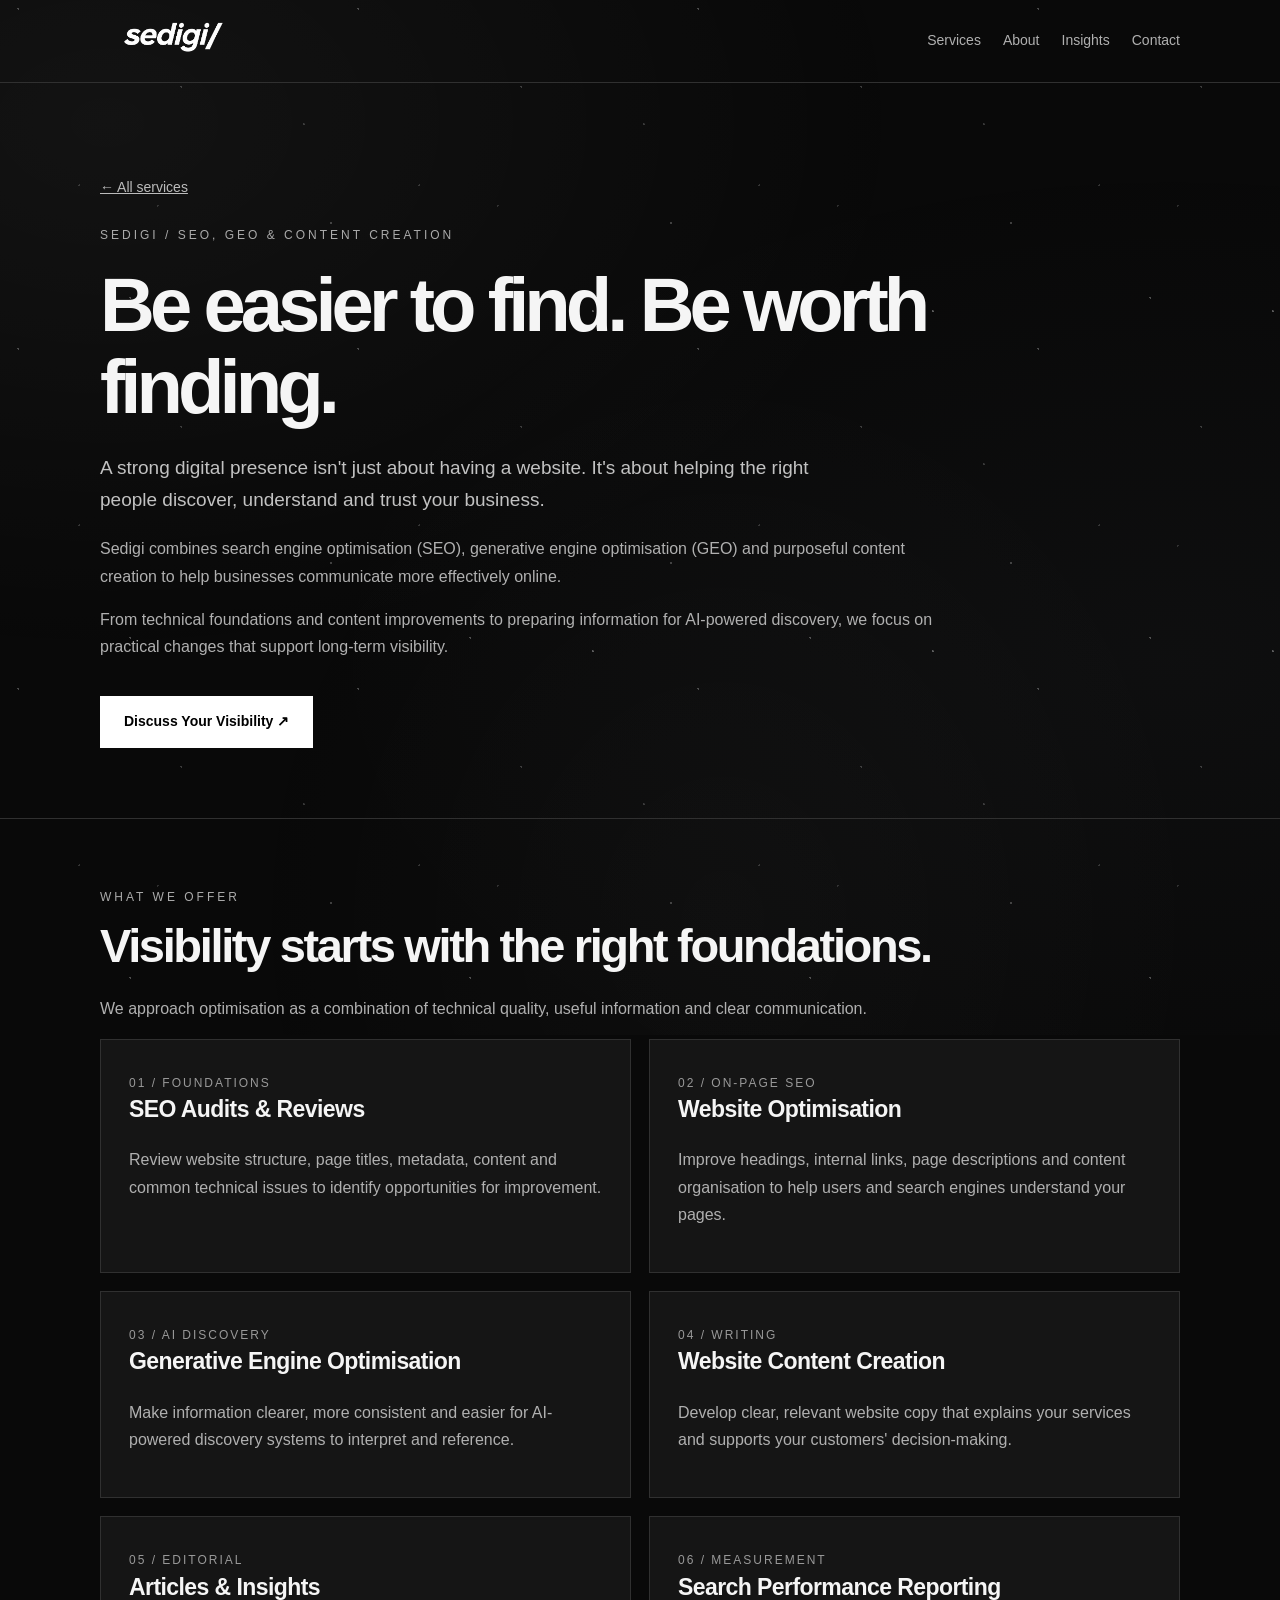
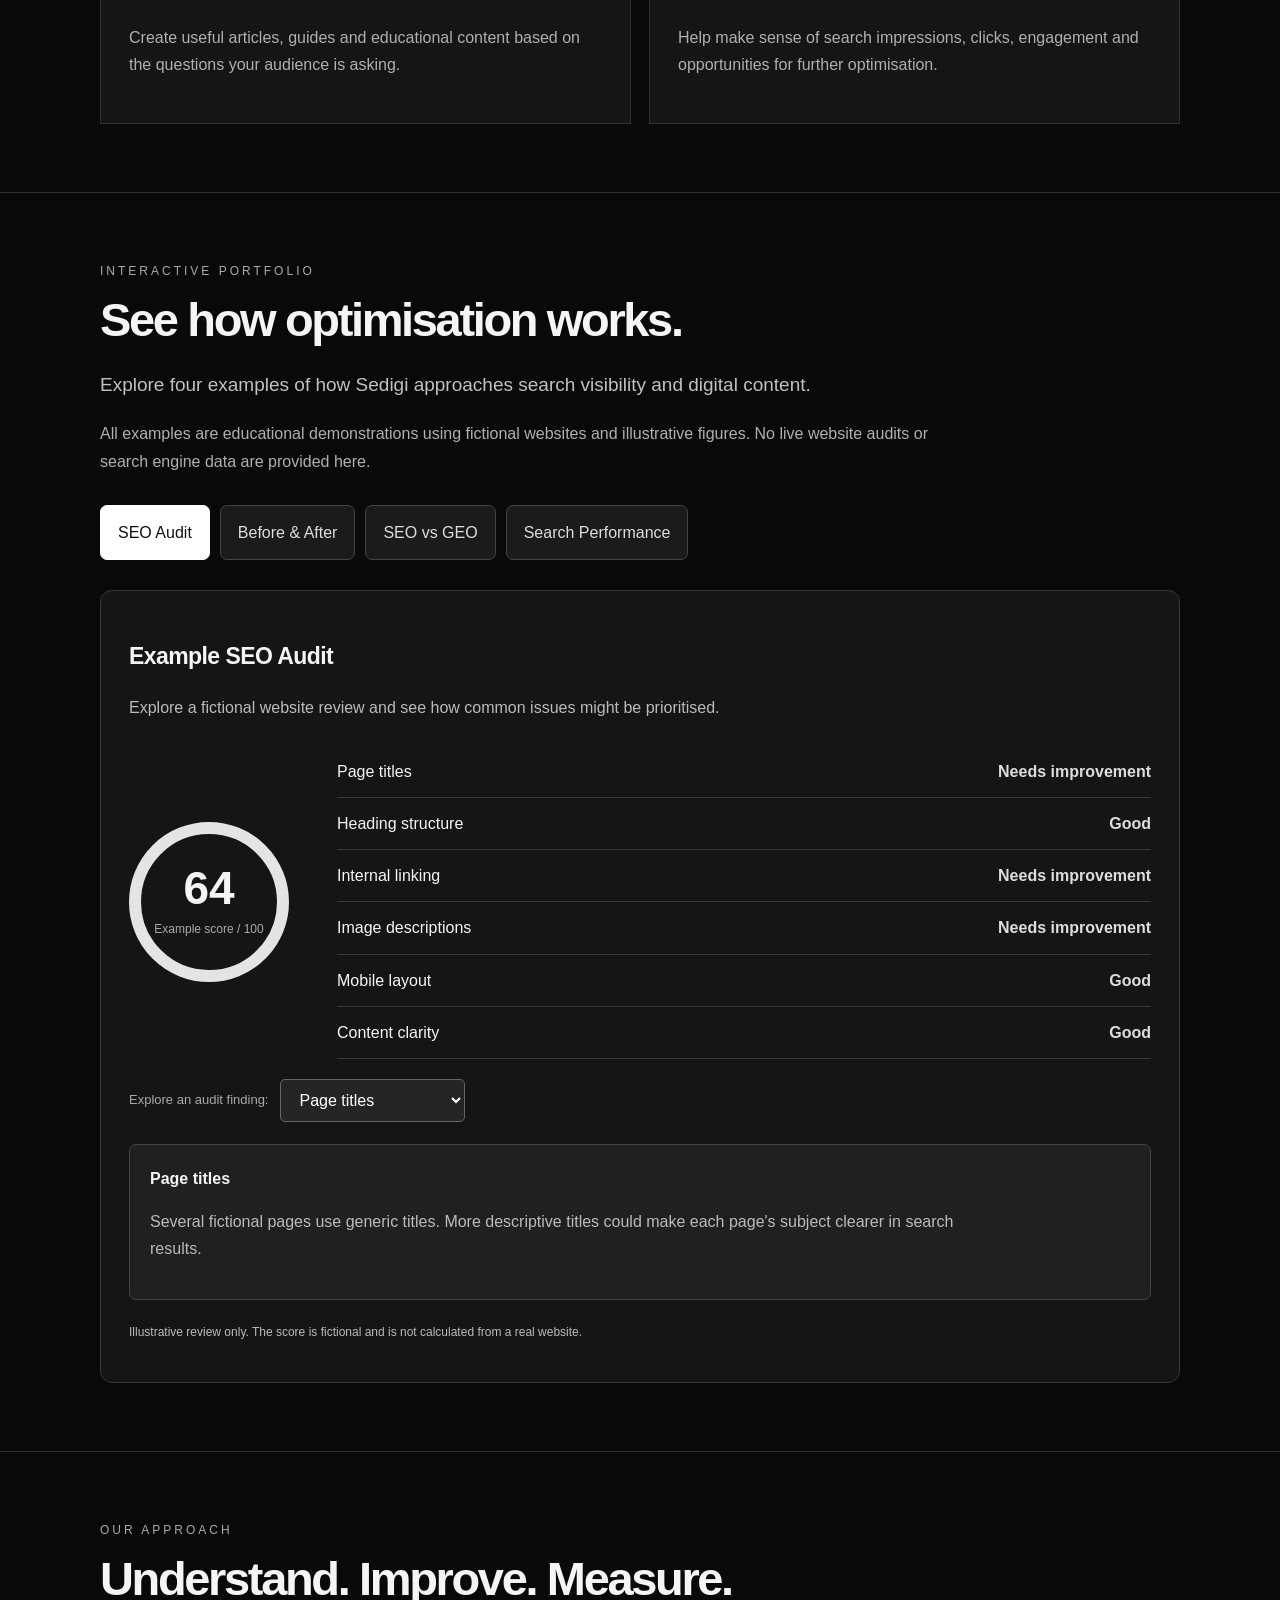
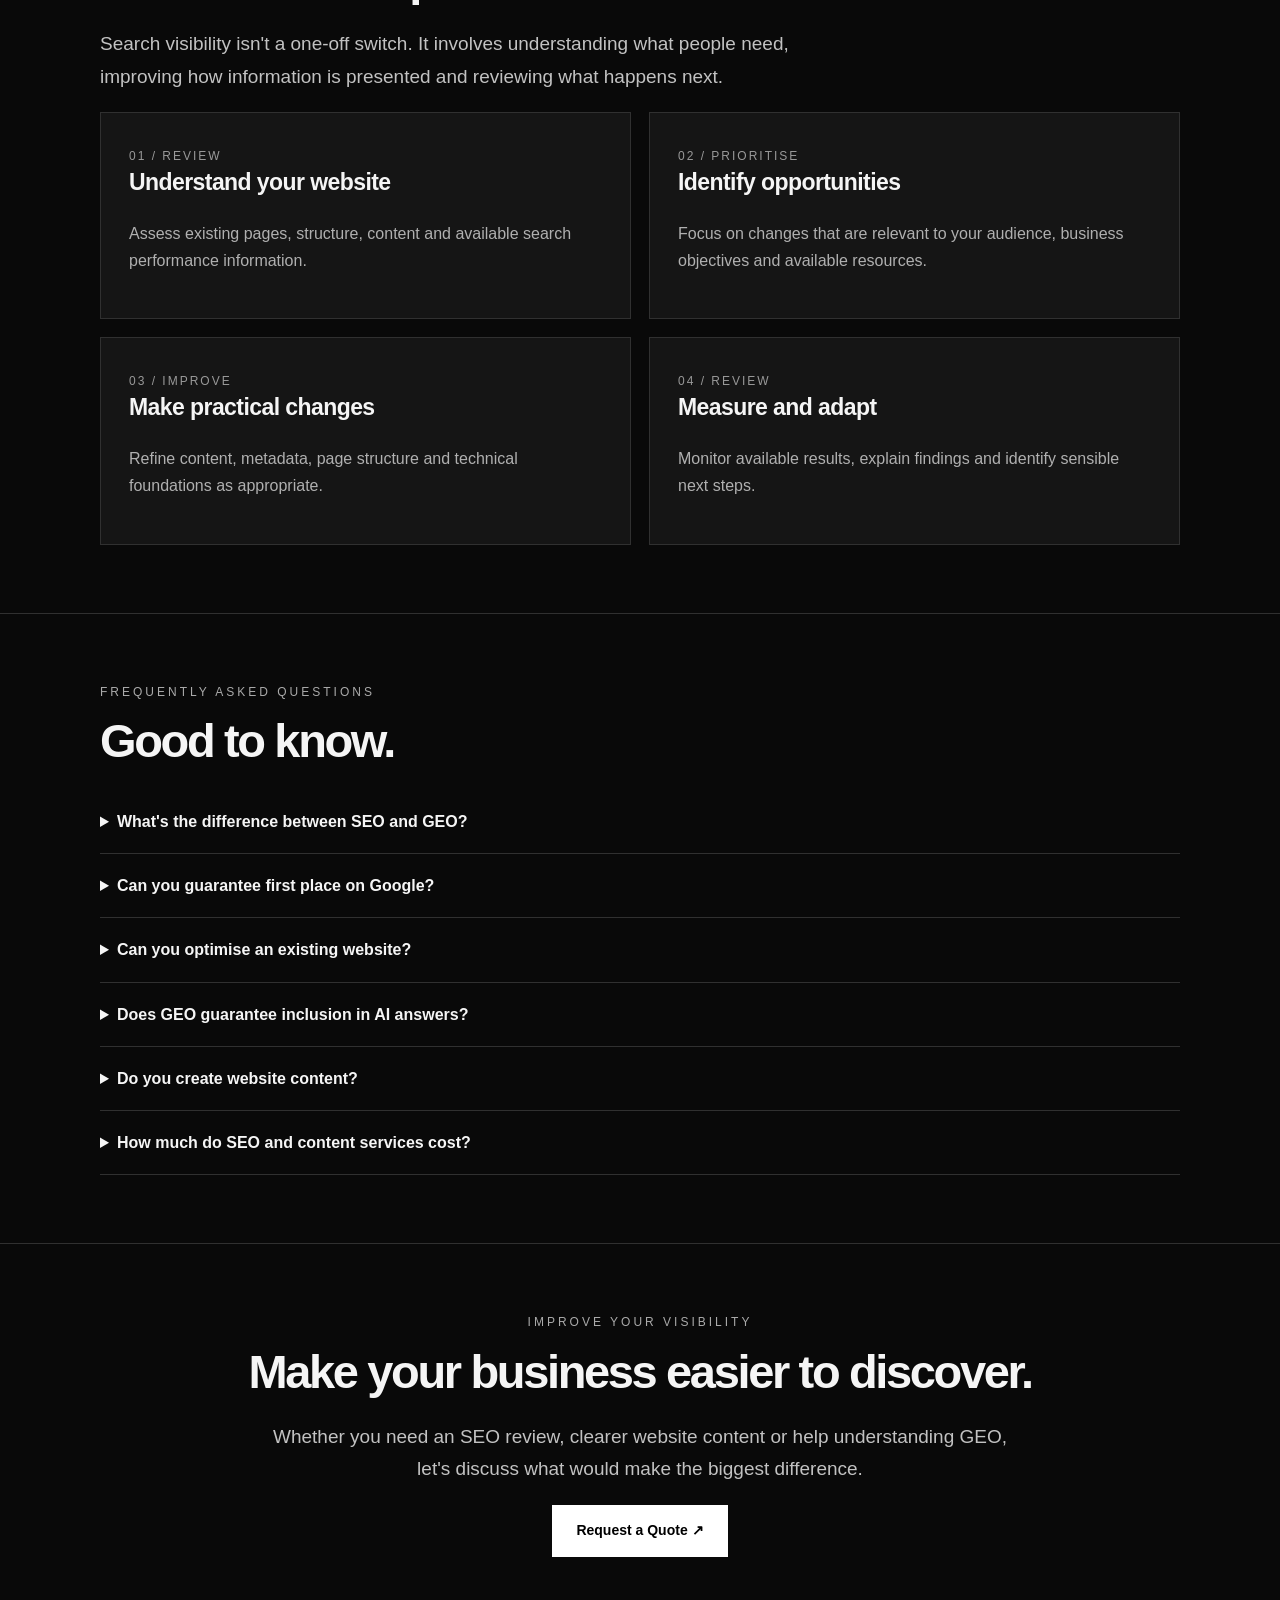
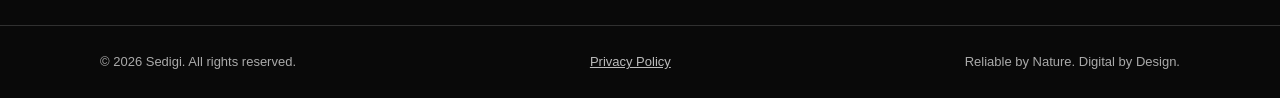
<file: services/seo-geo-content/index.html>
<!DOCTYPE html>
<html lang="en-GB">
<head>
<meta charset="UTF-8">
<meta name="viewport" content="width=device-width, initial-scale=1">
<title>SEO, GEO & Content Creation | Sedigi</title>
<meta name="description" content="SEO, generative engine optimisation and content creation services from Sedigi. Improve your website structure, search visibility and digital content.">
<meta name="theme-color" content="#090909">
<link rel="canonical" href="https://sedigi.co.uk/services/seo-geo-content/">
<link rel="icon" href="/favicon.ico">
<link rel="stylesheet" href="/assets/services.css">

<style>
.seo-tabs{display:flex;gap:10px;flex-wrap:wrap;margin:30px 0}
.seo-tab{background:#1b1b1b;color:#ddd;border:1px solid #444;border-radius:7px;padding:13px 17px;font:inherit;cursor:pointer}
.seo-tab[aria-selected="true"]{background:#fff;color:#111;border-color:#fff}
.seo-panel{display:none;background:#151515;border:1px solid #383838;border-radius:12px;padding:28px}
.seo-panel.active{display:block}
.seo-panel p{color:#bbb}
.seo-demo-note{color:#999;font-size:12px;margin-top:22px}
.seo-audit-layout{display:grid;grid-template-columns:180px 1fr;gap:28px;align-items:center;margin-top:25px}
.seo-score{width:160px;height:160px;border:12px solid #e4e4e4;border-radius:50%;display:flex;flex-direction:column;align-items:center;justify-content:center;box-sizing:border-box}
.seo-score strong{font-size:46px;line-height:1}
.seo-score span{font-size:12px;color:#aaa;margin-top:8px}
.seo-audit-row{display:flex;justify-content:space-between;gap:20px;padding:12px 0;border-bottom:1px solid #383838}
.seo-audit-row span:last-child{color:#ddd;font-weight:600;text-align:right}
.seo-comparison{display:grid;grid-template-columns:repeat(2,minmax(0,1fr));gap:18px;margin-top:25px}
.seo-example{border:1px solid #444;background:#202020;border-radius:8px;padding:24px}
.seo-example.good{background:#f1f1f1;color:#171717;border-color:#f1f1f1}
.seo-example.good p,.seo-example.good .seo-muted{color:#444}
.seo-example h4{font-size:21px;margin:12px 0}
.seo-muted{font-size:13px;color:#aaa}
.seo-example-title{font-size:18px;font-weight:700;margin:20px 0 8px}
.seo-example-description{font-size:14px;line-height:1.65}
.seo-tags{display:flex;gap:8px;flex-wrap:wrap;margin-top:20px}
.seo-tag{font-size:12px;border:1px solid #666;padding:7px 10px;border-radius:20px}
.seo-example.good .seo-tag{border-color:#aaa}
.seo-geo-grid{display:grid;grid-template-columns:repeat(2,minmax(0,1fr));gap:20px;margin-top:25px}
.seo-geo-card{border:1px solid #444;border-radius:9px;padding:25px;background:#202020}
.seo-geo-card h4{font-size:24px;margin:0 0 14px}
.seo-geo-card ul{padding-left:20px;color:#bbb;line-height:1.9}
.seo-metric-grid{display:grid;grid-template-columns:repeat(4,minmax(0,1fr));gap:12px;margin-top:24px}
.seo-metric{background:#222;border:1px solid #383838;border-radius:8px;padding:19px}
.seo-metric span{display:block;color:#aaa;font-size:12px}
.seo-metric strong{display:block;font-size:clamp(22px,3vw,32px);margin-top:9px}
.seo-chart{height:210px;display:flex;align-items:flex-end;gap:12px;margin:28px 0 36px;padding:0 8px;border-bottom:1px solid #555}
.seo-chart-bar{flex:1;background:#ddd;position:relative;border-radius:4px 4px 0 0}
.seo-chart-bar span{position:absolute;top:100%;left:50%;transform:translateX(-50%);padding-top:10px;font-size:11px;color:#aaa}
.seo-selector{background:#252525;color:#fff;border:1px solid #666;border-radius:5px;padding:11px 14px;font:inherit;max-width:100%}
.seo-action{background:#fff;color:#111;border:0;border-radius:5px;padding:12px 18px;font:inherit;font-weight:700;cursor:pointer}
.seo-demo-controls{display:flex;gap:12px;flex-wrap:wrap;align-items:center;margin-top:20px}
.seo-audit-explanation{margin-top:22px;padding:20px;border:1px solid #444;border-radius:7px;background:#202020}
.seo-audit-explanation h4{margin:0 0 10px}
@media(max-width:800px){.seo-metric-grid{grid-template-columns:repeat(2,minmax(0,1fr))}}
@media(max-width:650px){.seo-comparison,.seo-geo-grid,.seo-audit-layout{grid-template-columns:1fr}.seo-panel{padding:18px}.seo-score{margin:auto}.seo-chart{gap:7px}}
</style>

<script type="application/ld+json">
{
 "@context":"https://schema.org",
 "@type":"Service",
 "name":"SEO, GEO & Content Creation",
 "serviceType":"Search engine optimisation, generative engine optimisation and content creation",
 "provider":{
  "@type":"Organization",
  "name":"Sedigi",
  "url":"https://sedigi.co.uk/"
 },
 "areaServed":{"@type":"Country","name":"United Kingdom"},
 "url":"https://sedigi.co.uk/services/seo-geo-content/"
}
</script>
</head>

<body>
<header>
<nav class="container" aria-label="Main navigation">
<a href="/" aria-label="Sedigi homepage">
<img class="logo-image" src="/SEDIGI_Logo_White_Transparent.png" alt="sedigi/">
</a>
<div class="nav-links">
<a href="/#services">Services</a>
<a href="/#about">About</a>
<a href="/insights/">Insights</a>
<a href="/quote/">Contact</a>
</div>
</nav>
</header>

<main>

<div class="container hero">
<a class="back" href="/#services">← All services</a>
<div class="eyebrow" style="margin-top:25px">Sedigi / SEO, GEO & Content Creation</div>
<h1>Be easier to find. Be worth finding.</h1>
<p class="lead">A strong digital presence isn't just about having a website. It's about helping the right people discover, understand and trust your business.</p>
<p class="muted">Sedigi combines search engine optimisation (SEO), generative engine optimisation (GEO) and purposeful content creation to help businesses communicate more effectively online.</p>
<p class="muted">From technical foundations and content improvements to preparing information for AI-powered discovery, we focus on practical changes that support long-term visibility.</p>
<a class="button" href="/quote/">Discuss Your Visibility ↗</a>
</div>

<section>
<div class="container">
<div class="eyebrow">What we offer</div>
<h2>Visibility starts with the right foundations.</h2>
<p class="muted">We approach optimisation as a combination of technical quality, useful information and clear communication.</p>
<div class="grid">
<article class="panel">
<span class="kicker">01 / Foundations</span>
<h3>SEO Audits & Reviews</h3>
<p>Review website structure, page titles, metadata, content and common technical issues to identify opportunities for improvement.</p>
</article>
<article class="panel">
<span class="kicker">02 / On-page SEO</span>
<h3>Website Optimisation</h3>
<p>Improve headings, internal links, page descriptions and content organisation to help users and search engines understand your pages.</p>
</article>
<article class="panel">
<span class="kicker">03 / AI Discovery</span>
<h3>Generative Engine Optimisation</h3>
<p>Make information clearer, more consistent and easier for AI-powered discovery systems to interpret and reference.</p>
</article>
<article class="panel">
<span class="kicker">04 / Writing</span>
<h3>Website Content Creation</h3>
<p>Develop clear, relevant website copy that explains your services and supports your customers' decision-making.</p>
</article>
<article class="panel">
<span class="kicker">05 / Editorial</span>
<h3>Articles & Insights</h3>
<p>Create useful articles, guides and educational content based on the questions your audience is asking.</p>
</article>
<article class="panel">
<span class="kicker">06 / Measurement</span>
<h3>Search Performance Reporting</h3>
<p>Help make sense of search impressions, clicks, engagement and opportunities for further optimisation.</p>
</article>
</div>
</div>
</section>

<section id="portfolio">
<div class="container">
<div class="eyebrow">Interactive portfolio</div>
<h2>See how optimisation works.</h2>
<p class="lead">Explore four examples of how Sedigi approaches search visibility and digital content.</p>
<p class="muted">All examples are educational demonstrations using fictional websites and illustrative figures. No live website audits or search engine data are provided here.</p>

<div class="seo-tabs" role="tablist" aria-label="SEO portfolio demonstrations">
<button class="seo-tab" type="button" role="tab" id="tab-audit" aria-controls="panel-audit" aria-selected="true" data-panel="audit">SEO Audit</button>
<button class="seo-tab" type="button" role="tab" id="tab-before-after" aria-controls="panel-before-after" aria-selected="false" data-panel="before-after">Before & After</button>
<button class="seo-tab" type="button" role="tab" id="tab-geo" aria-controls="panel-geo" aria-selected="false" data-panel="geo">SEO vs GEO</button>
<button class="seo-tab" type="button" role="tab" id="tab-performance" aria-controls="panel-performance" aria-selected="false" data-panel="performance">Search Performance</button>
</div>

<!-- SEO AUDIT -->
<div class="seo-panel active" id="panel-audit" role="tabpanel" aria-labelledby="tab-audit">
<h3>Example SEO Audit</h3>
<p>Explore a fictional website review and see how common issues might be prioritised.</p>
<div class="seo-audit-layout">
<div class="seo-score" aria-label="Illustrative audit score of 64 out of 100">
<strong>64</strong>
<span>Example score / 100</span>
</div>
<div>
<div class="seo-audit-row"><span>Page titles</span><span>Needs improvement</span></div>
<div class="seo-audit-row"><span>Heading structure</span><span>Good</span></div>
<div class="seo-audit-row"><span>Internal linking</span><span>Needs improvement</span></div>
<div class="seo-audit-row"><span>Image descriptions</span><span>Needs improvement</span></div>
<div class="seo-audit-row"><span>Mobile layout</span><span>Good</span></div>
<div class="seo-audit-row"><span>Content clarity</span><span>Good</span></div>
</div>
</div>
<div class="seo-demo-controls">
<label for="auditFocus" class="seo-muted">Explore an audit finding:</label>
<select class="seo-selector" id="auditFocus">
<option value="titles">Page titles</option>
<option value="links">Internal linking</option>
<option value="images">Image descriptions</option>
</select>
</div>
<div class="seo-audit-explanation" aria-live="polite">
<h4 id="auditFindingTitle">Page titles</h4>
<p id="auditFindingText">Several fictional pages use generic titles. More descriptive titles could make each page's subject clearer in search results.</p>
</div>
<p class="seo-demo-note">Illustrative review only. The score is fictional and is not calculated from a real website.</p>
</div>

<!-- BEFORE AND AFTER -->
<div class="seo-panel" id="panel-before-after" role="tabpanel" aria-labelledby="tab-before-after">
<h3>Before & After Optimisation</h3>
<p>Compare how the same fictional business page could communicate its purpose more clearly after an SEO and content review.</p>
<div class="seo-comparison">
<article class="seo-example">
<span class="seo-muted">BEFORE / Generic content</span>
<h4>Unclear page information</h4>
<div class="seo-example-title">Home | Northstar</div>
<p class="seo-example-description">Welcome to our website. We provide a range of services. Contact us to find out more.</p>
<div class="seo-tags">
<span class="seo-tag">Generic page title</span>
<span class="seo-tag">Vague description</span>
<span class="seo-tag">Limited context</span>
</div>
</article>
<article class="seo-example good">
<span class="seo-muted">AFTER / Improved clarity</span>
<h4>More useful information</h4>
<div class="seo-example-title">Commercial Cleaning in Newcastle | Northstar</div>
<p class="seo-example-description">Explore commercial cleaning services for offices and workplaces across Newcastle and Gateshead. Find out about our approach and request a quotation.</p>
<div class="seo-tags">
<span class="seo-tag">Descriptive title</span>
<span class="seo-tag">Relevant location</span>
<span class="seo-tag">Clear next step</span>
</div>
</article>
</div>
<p class="seo-demo-note">Northstar is a fictional example. The comparison illustrates content quality, not guaranteed ranking improvements.</p>
</div>

<!-- SEO VS GEO -->
<div class="seo-panel" id="panel-geo" role="tabpanel" aria-labelledby="tab-geo">
<h3>SEO and GEO: What's the difference?</h3>
<p>Both approaches benefit from accurate, useful content. They differ in the types of discovery experiences they aim to support.</p>
<div class="seo-geo-grid">
<article class="seo-geo-card">
<span class="kicker">Search engine optimisation</span>
<h4>SEO</h4>
<p>Helping search engines discover, understand and present relevant website pages.</p>
<ul>
<li>Page titles and descriptions</li>
<li>Website structure and internal links</li>
<li>Technical accessibility and crawlability</li>
<li>Relevant, useful content</li>
<li>Search performance measurement</li>
</ul>
</article>
<article class="seo-geo-card">
<span class="kicker">Generative engine optimisation</span>
<h4>GEO</h4>
<p>Improving the clarity and reliability of information that AI-powered discovery experiences may use.</p>
<ul>
<li>Clear explanations and factual consistency</li>
<li>Well-organised questions and answers</li>
<li>Credible, attributable information</li>
<li>Consistent business details</li>
<li>Content that answers specific user needs</li>
</ul>
</article>
</div>
<div class="seo-audit-explanation">
<h4>They work best together.</h4>
<p>GEO is an emerging practice rather than a guaranteed route into AI-generated answers. Strong technical SEO, useful content and credible information can support both traditional and AI-assisted discovery.</p>
</div>
</div>

<!-- SEARCH PERFORMANCE -->
<div class="seo-panel" id="panel-performance" role="tabpanel" aria-labelledby="tab-performance">
<h3>Search Performance Dashboard</h3>
<p>Switch between fictional reporting periods to see how visibility trends might be presented to a business.</p>
<div class="seo-demo-controls">
<label for="performancePeriod" class="seo-muted">Reporting period:</label>
<select class="seo-selector" id="performancePeriod">
<option value="oct">October 2026</option>
<option value="sep">September 2026</option>
<option value="aug">August 2026</option>
</select>
</div>
<div class="seo-metric-grid">
<div class="seo-metric"><span>Search impressions</span><strong id="seoImpressions">—</strong></div>
<div class="seo-metric"><span>Search clicks</span><strong id="seoClicks">—</strong></div>
<div class="seo-metric"><span>Click-through rate</span><strong id="seoCtr">—</strong></div>
<div class="seo-metric"><span>Average position</span><strong id="seoPosition">—</strong></div>
</div>
<h4 style="margin-top:28px">Weekly search clicks</h4>
<div class="seo-chart" id="seoChart" aria-label="Fictional weekly search clicks"></div>
<p class="seo-demo-note">All data is fictional and does not represent Sedigi's own performance or customer results.</p>
</div>

</div>
</section>

<section>
<div class="container">
<div class="eyebrow">Our approach</div>
<h2>Understand. Improve. Measure.</h2>
<p class="lead">Search visibility isn't a one-off switch. It involves understanding what people need, improving how information is presented and reviewing what happens next.</p>
<div class="grid">
<article class="panel"><span class="kicker">01 / Review</span><h3>Understand your website</h3><p>Assess existing pages, structure, content and available search performance information.</p></article>
<article class="panel"><span class="kicker">02 / Prioritise</span><h3>Identify opportunities</h3><p>Focus on changes that are relevant to your audience, business objectives and available resources.</p></article>
<article class="panel"><span class="kicker">03 / Improve</span><h3>Make practical changes</h3><p>Refine content, metadata, page structure and technical foundations as appropriate.</p></article>
<article class="panel"><span class="kicker">04 / Review</span><h3>Measure and adapt</h3><p>Monitor available results, explain findings and identify sensible next steps.</p></article>
</div>
</div>
</section>

<section>
<div class="container faq">
<div class="eyebrow">Frequently asked questions</div>
<h2>Good to know.</h2>
<details><summary>What's the difference between SEO and GEO?</summary><p>SEO focuses on visibility in search engines, while GEO focuses on making information easier for AI-powered discovery experiences to interpret and potentially reference. Both benefit from clear, accurate and useful content.</p></details>
<details><summary>Can you guarantee first place on Google?</summary><p>No. Search rankings depend on many factors outside any provider's control. We focus on sound practices, meaningful improvements and transparent reporting.</p></details>
<details><summary>Can you optimise an existing website?</summary><p>Yes. We can review your current pages and recommend improvements to their structure, content and search foundations.</p></details>
<details><summary>Does GEO guarantee inclusion in AI answers?</summary><p>No. AI systems independently decide what information to retrieve, use or cite. GEO can help improve content clarity and credibility, but inclusion cannot be guaranteed.</p></details>
<details><summary>Do you create website content?</summary><p>Yes. We can help develop service-page copy, articles, guides and other website content suited to your audience and objectives.</p></details>
<details><summary>How much do SEO and content services cost?</summary><p>Pricing depends on the size of your website, the work required and whether support is ongoing or project-based. We'll provide a tailored quotation.</p></details>
</div>
</section>

<section class="cta">
<div class="container">
<div class="eyebrow">Improve your visibility</div>
<h2>Make your business easier to discover.</h2>
<p class="lead">Whether you need an SEO review, clearer website content or help understanding GEO, let's discuss what would make the biggest difference.</p>
<a class="button" href="/quote/">Request a Quote ↗</a>
</div>
</section>

</main>

<footer>
<div class="container footer-inner">
<span>© 2026 Sedigi. All rights reserved.</span>
<a href="/privacy/">Privacy Policy</a>
<span>Reliable by Nature. Digital by Design.</span>
</div>
</footer>

<script>
(function(){
"use strict";

const tabs=[...document.querySelectorAll(".seo-tab")];
const panels=[...document.querySelectorAll(".seo-panel")];

function activate(tab){
 tabs.forEach(t=>t.setAttribute("aria-selected",String(t===tab)));
 panels.forEach(p=>p.classList.toggle("active",p.id==="panel-"+tab.dataset.panel));
}
tabs.forEach((tab,index)=>{
 tab.addEventListener("click",()=>activate(tab));
 tab.addEventListener("keydown",event=>{
  if(!["ArrowRight","ArrowLeft","Home","End"].includes(event.key))return;
  event.preventDefault();
  let next=index;
  if(event.key==="ArrowRight")next=(index+1)%tabs.length;
  if(event.key==="ArrowLeft")next=(index-1+tabs.length)%tabs.length;
  if(event.key==="Home")next=0;
  if(event.key==="End")next=tabs.length-1;
  tabs[next].focus();
  activate(tabs[next]);
 });
});

const findings={
 titles:{
  title:"Page titles",
  text:"Several fictional pages use generic titles. More descriptive titles could make each page's subject clearer in search results."
 },
 links:{
  title:"Internal linking",
  text:"Important fictional service pages have few contextual links. Relevant internal links could help visitors navigate and search engines discover related content."
 },
 images:{
  title:"Image descriptions",
  text:"Several illustrative images lack useful alternative text. Appropriate descriptions can improve accessibility and provide context where relevant."
 }
};
document.getElementById("auditFocus").addEventListener("change",function(){
 const finding=findings[this.value];
 document.getElementById("auditFindingTitle").textContent=finding.title;
 document.getElementById("auditFindingText").textContent=finding.text;
});

const periods={
 oct:{impressions:18400,clicks:920,position:14.2,weeks:[180,210,245,285]},
 sep:{impressions:15600,clicks:702,position:16.1,weeks:[140,165,185,212]},
 aug:{impressions:13200,clicks:528,position:18.4,weeks:[102,125,140,161]}
};
const integer=new Intl.NumberFormat("en-GB");
function updatePerformance(){
 const data=periods[document.getElementById("performancePeriod").value];
 document.getElementById("seoImpressions").textContent=integer.format(data.impressions);
 document.getElementById("seoClicks").textContent=integer.format(data.clicks);
 document.getElementById("seoCtr").textContent=(data.clicks/data.impressions*100).toFixed(1)+"%";
 document.getElementById("seoPosition").textContent=data.position.toFixed(1);
 const chart=document.getElementById("seoChart");
 chart.replaceChildren();
 const max=Math.max(...data.weeks)*1.15;
 data.weeks.forEach((value,index)=>{
  const bar=document.createElement("div");
  bar.className="seo-chart-bar";
  bar.style.height=(value/max*100)+"%";
  bar.title="Week "+(index+1)+": "+value+" clicks";
  const label=document.createElement("span");
  label.textContent="W"+(index+1);
  bar.append(label);
  chart.append(bar);
 });
 chart.setAttribute("aria-label","Fictional weekly clicks: "+data.weeks.map((v,i)=>"week "+(i+1)+", "+v).join("; "));
}
document.getElementById("performancePeriod").addEventListener("change",updatePerformance);
updatePerformance();
})();
</script>
</body>
</html>
</file>
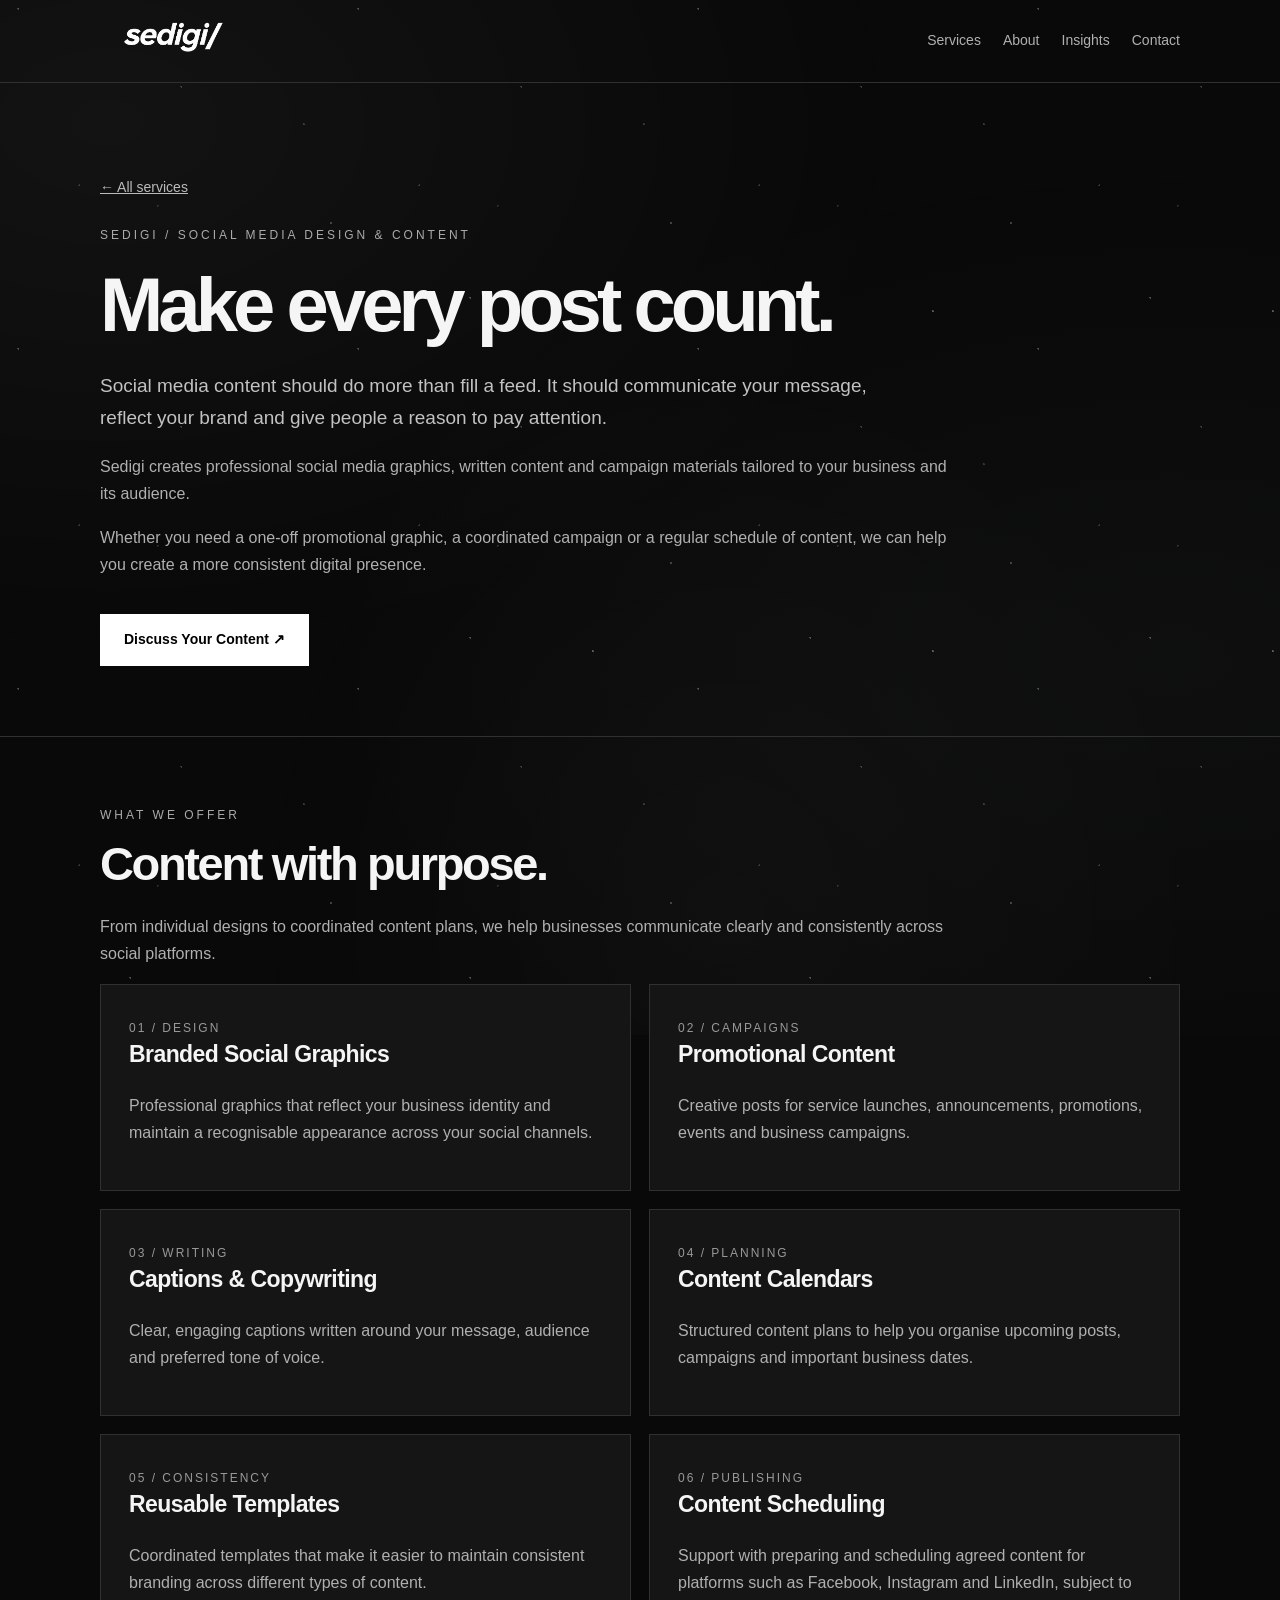
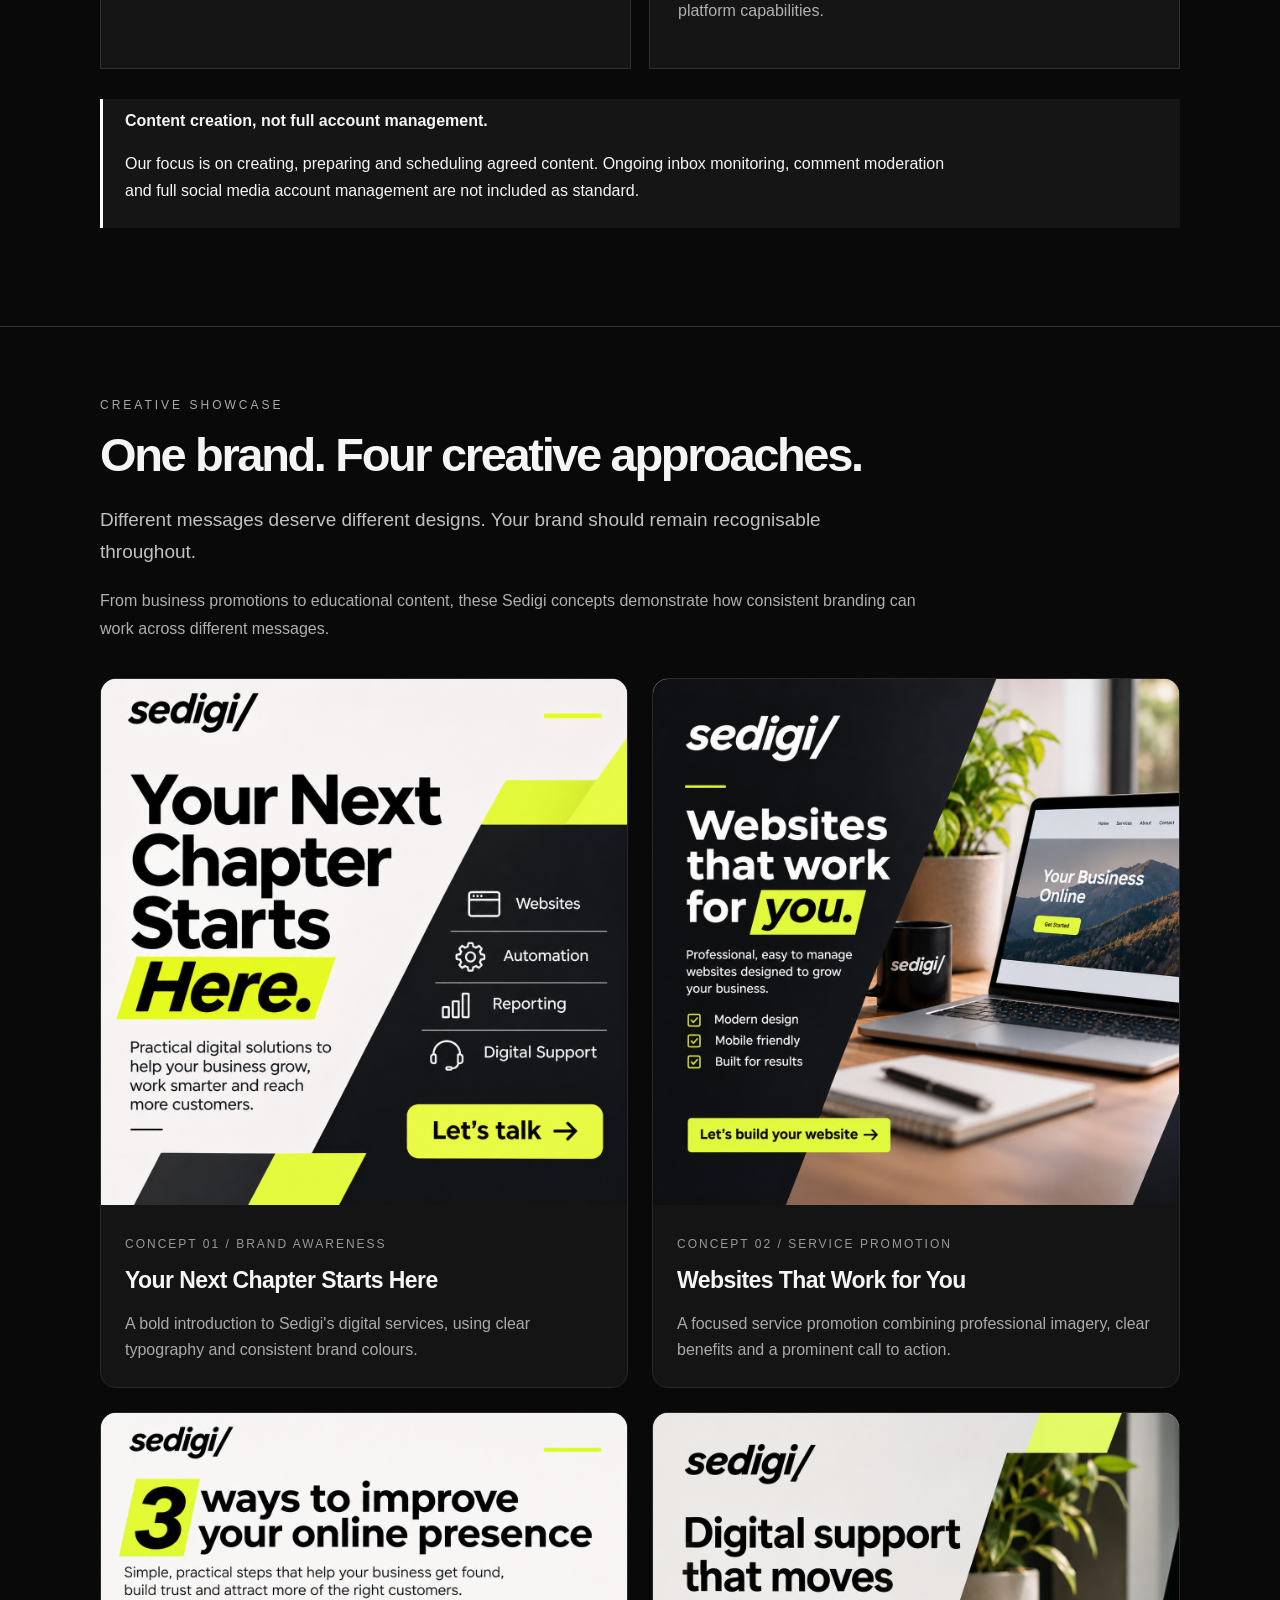
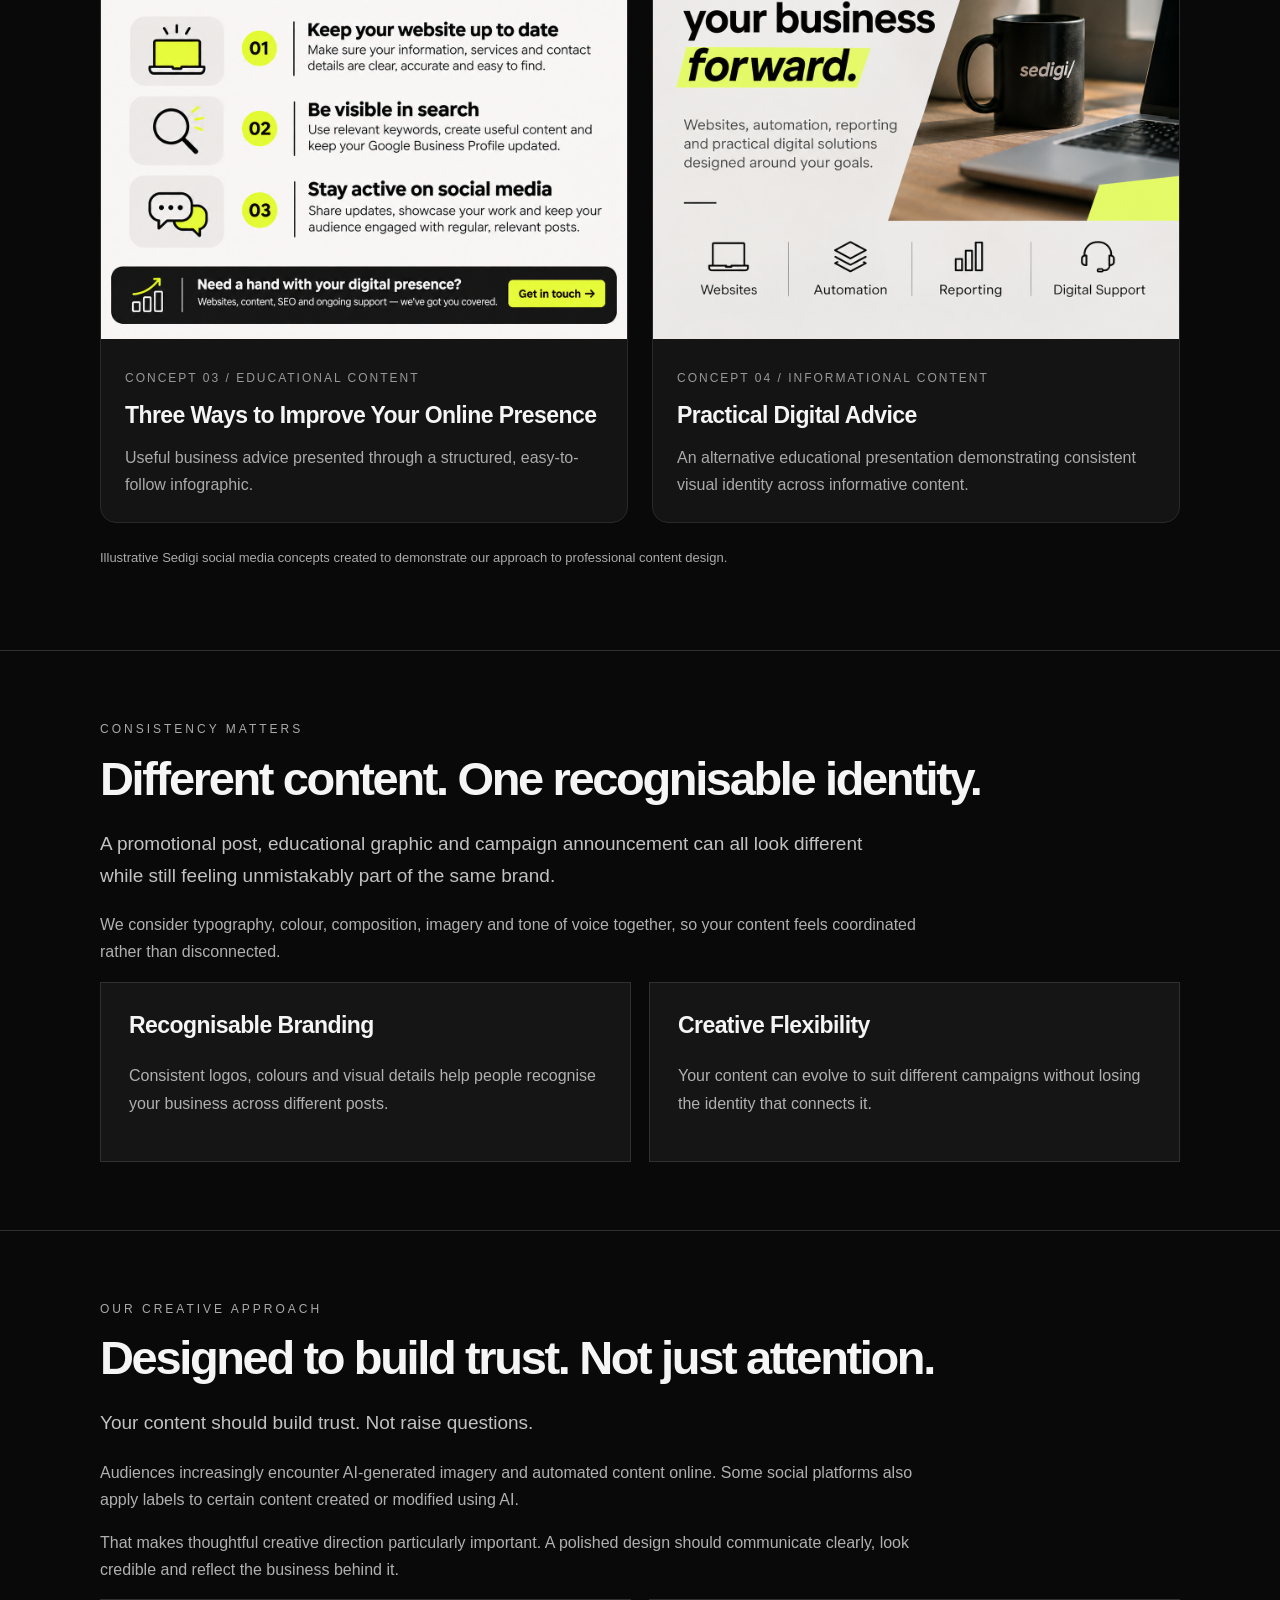
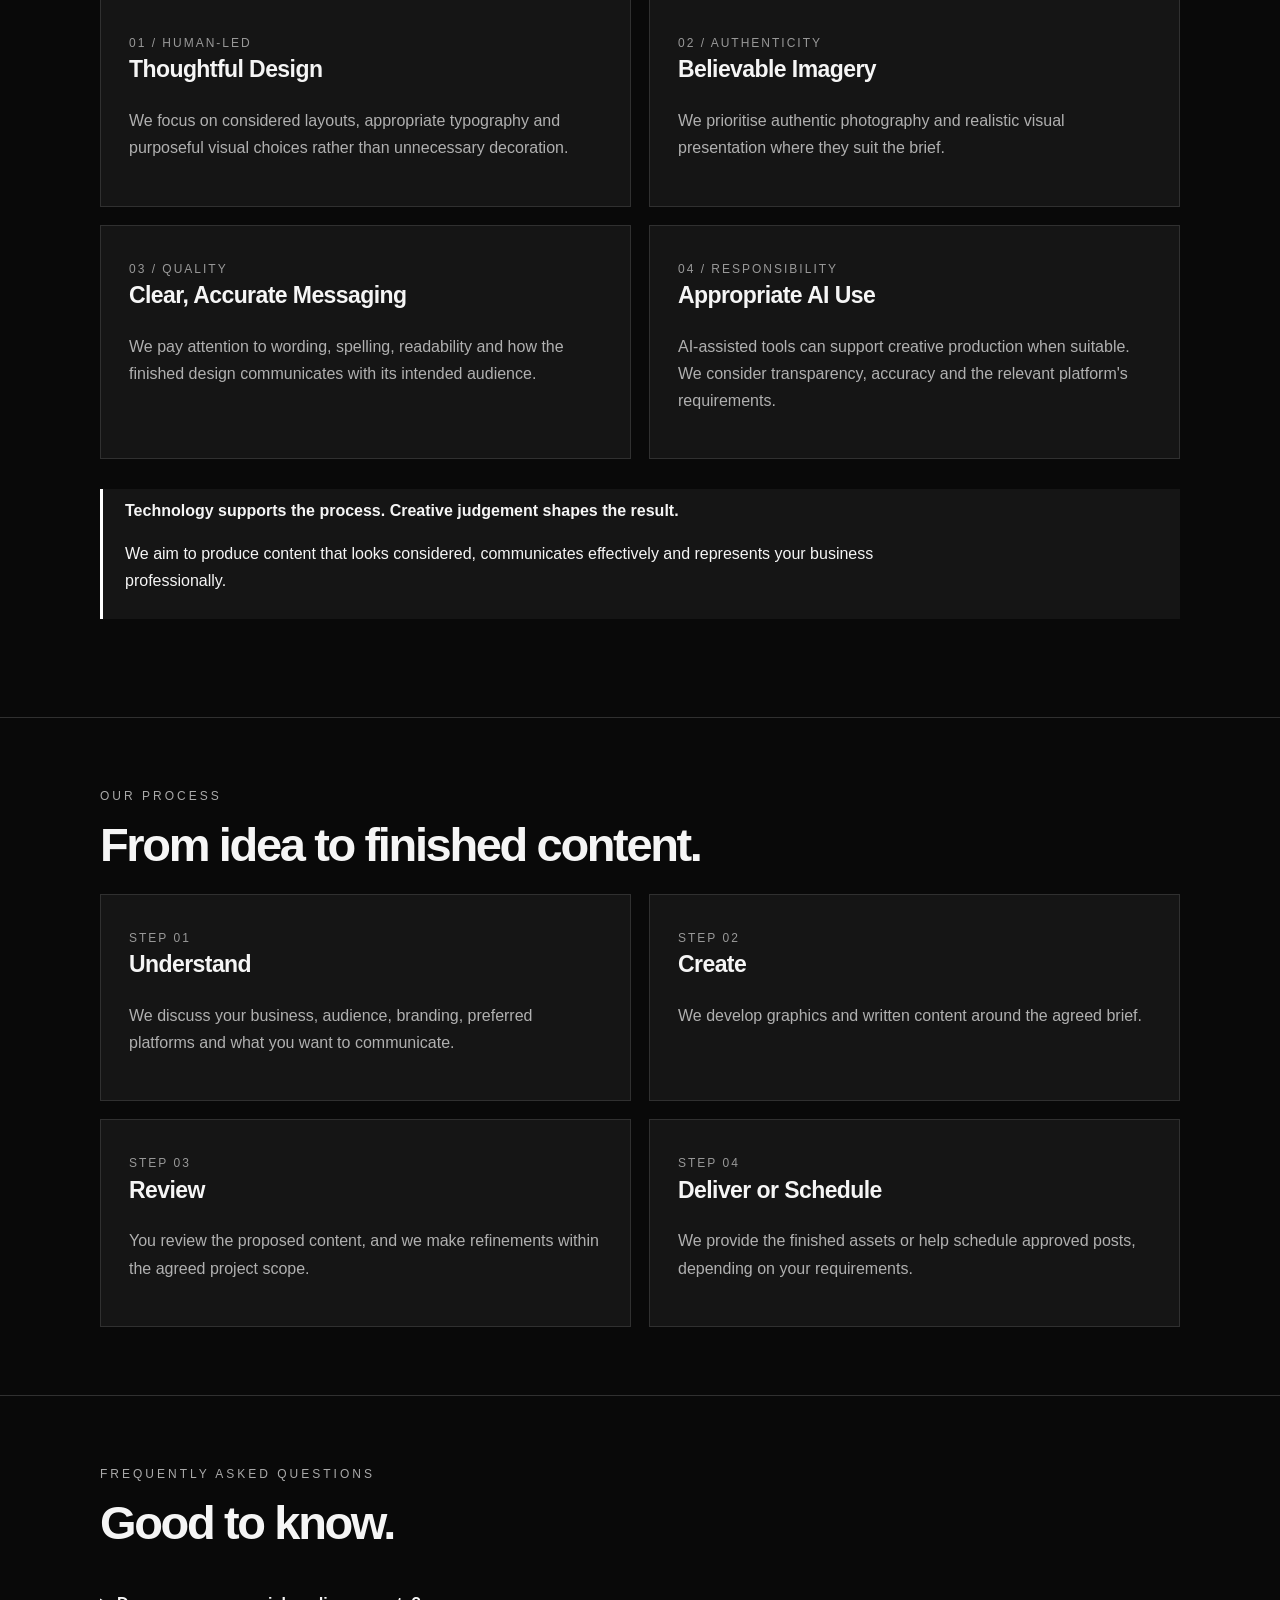
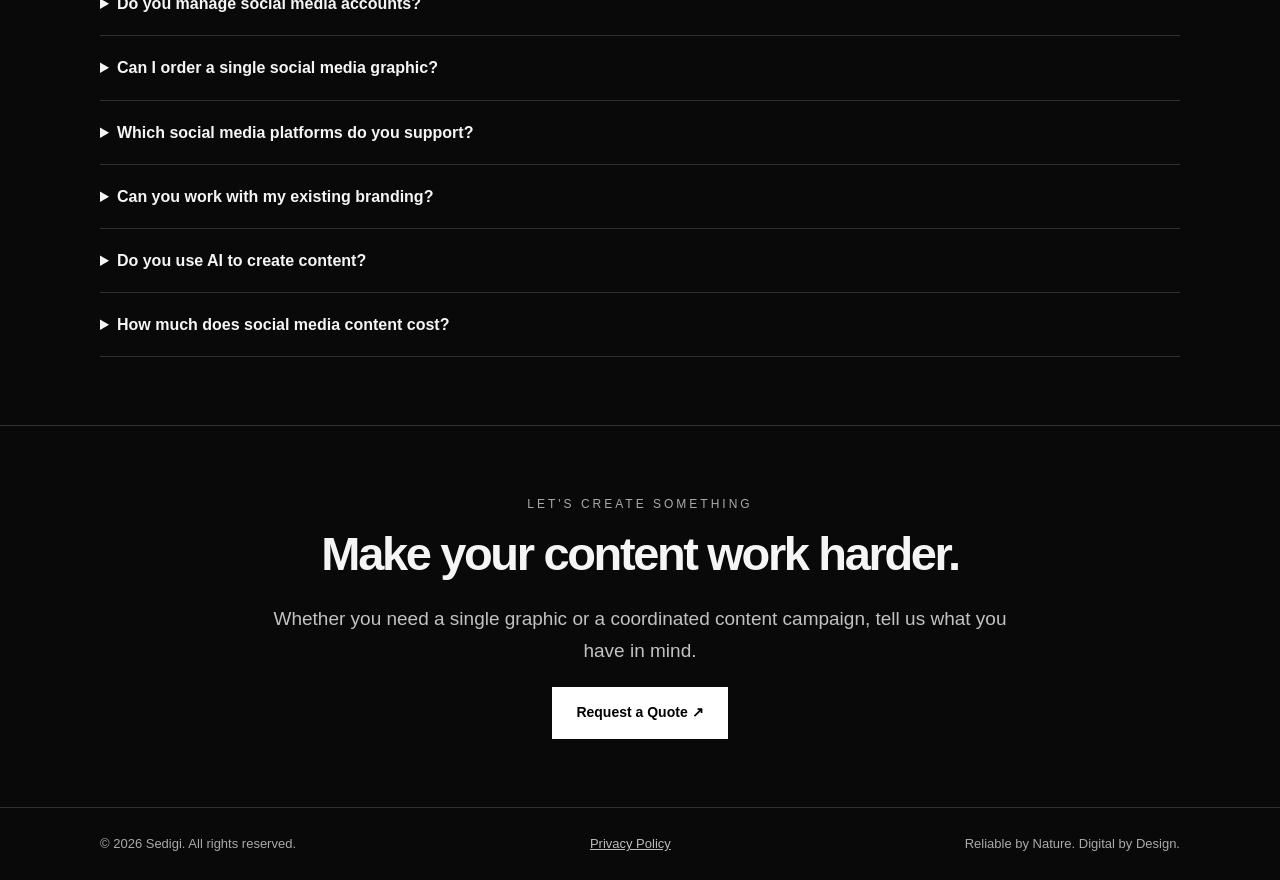
<file: services/social-media-design-content/index.html>
<!DOCTYPE html>
<html lang="en-GB">
<head>
  <meta charset="UTF-8">
  <meta name="viewport" content="width=device-width, initial-scale=1">

  <title>Social Media Design & Content | Sedigi</title>
  <meta name="description" content="Professional social media graphics, branded content, campaign creatives, captions and content scheduling from Sedigi. Designed to build recognition and trust.">
  <meta name="theme-color" content="#090909">

  <link rel="canonical" href="https://sedigi.co.uk/services/social-media-design-content/">
  <link rel="icon" href="/favicon.ico">
  <link rel="stylesheet" href="/assets/services.css">

  <meta property="og:type" content="website">
  <meta property="og:title" content="Social Media Design & Content | Sedigi">
  <meta property="og:description" content="Thoughtful, consistent social media content that helps your business make an impression.">
  <meta property="og:url" content="https://sedigi.co.uk/services/social-media-design-content/">
</head>

<body>

<header>
  <nav class="container" aria-label="Main navigation">
    <a href="/" aria-label="Sedigi homepage">
      <img
        class="logo-image"
        src="/SEDIGI_Logo_White_Transparent.png"
        alt="sedigi/"
      >
    </a>

    <div class="nav-links">
      <a href="/#services">Services</a>
      <a href="/#about">About</a>
      <a href="/insights/">Insights</a>
      <a href="/quote/">Contact</a>
    </div>
  </nav>
</header>

<main>

  <!-- HERO -->

  <div class="container hero">
    <a class="back" href="/#services">← All services</a>

    <div class="eyebrow" style="margin-top:25px">
      Sedigi / Social Media Design & Content
    </div>

    <h1>Make every post count.</h1>

    <p class="lead">
      Social media content should do more than fill
      a feed. It should communicate your message,
      reflect your brand and give people a reason
      to pay attention.
    </p>

    <p class="muted">
      Sedigi creates professional social media graphics,
      written content and campaign materials tailored
      to your business and its audience.
    </p>

    <p class="muted">
      Whether you need a one-off promotional graphic,
      a coordinated campaign or a regular schedule
      of content, we can help you create a more
      consistent digital presence.
    </p>

    <a class="button" href="/quote/">
      Discuss Your Content ↗
    </a>
  </div>

  <!-- WHAT WE OFFER -->

  <section>
    <div class="container">

      <div class="eyebrow">What we offer</div>

      <h2>Content with purpose.</h2>

      <p class="muted">
        From individual designs to coordinated content
        plans, we help businesses communicate clearly
        and consistently across social platforms.
      </p>

      <div class="grid">

        <div class="panel">
          <span class="kicker">01 / Design</span>
          <h3>Branded Social Graphics</h3>
          <p>
            Professional graphics that reflect your
            business identity and maintain a recognisable
            appearance across your social channels.
          </p>
        </div>

        <div class="panel">
          <span class="kicker">02 / Campaigns</span>
          <h3>Promotional Content</h3>
          <p>
            Creative posts for service launches,
            announcements, promotions, events
            and business campaigns.
          </p>
        </div>

        <div class="panel">
          <span class="kicker">03 / Writing</span>
          <h3>Captions & Copywriting</h3>
          <p>
            Clear, engaging captions written around
            your message, audience and preferred
            tone of voice.
          </p>
        </div>

        <div class="panel">
          <span class="kicker">04 / Planning</span>
          <h3>Content Calendars</h3>
          <p>
            Structured content plans to help you
            organise upcoming posts, campaigns
            and important business dates.
          </p>
        </div>

        <div class="panel">
          <span class="kicker">05 / Consistency</span>
          <h3>Reusable Templates</h3>
          <p>
            Coordinated templates that make it easier
            to maintain consistent branding across
            different types of content.
          </p>
        </div>

        <div class="panel">
          <span class="kicker">06 / Publishing</span>
          <h3>Content Scheduling</h3>
          <p>
            Support with preparing and scheduling
            agreed content for platforms such as
            Facebook, Instagram and LinkedIn,
            subject to platform capabilities.
          </p>
        </div>

      </div>

      <div class="callout">
        <strong>Content creation, not full account management.</strong>
        <p>
          Our focus is on creating, preparing and
          scheduling agreed content. Ongoing inbox
          monitoring, comment moderation and full
          social media account management are not
          included as standard.
        </p>
      </div>

    </div>
  </section>

  

<!-- CREATIVE SHOWCASE -->

<section>
  <div class="container">

    <div class="eyebrow">Creative showcase</div>

    <h2>One brand. Four creative approaches.</h2>

    <p class="lead">
      Different messages deserve different designs.
      Your brand should remain recognisable throughout.
    </p>

    <p class="muted">
      From business promotions to educational content,
      these Sedigi concepts demonstrate how consistent
      branding can work across different messages.
    </p>

    <style>
      .sedigi-social-grid {
        display: grid;
        grid-template-columns: repeat(2, minmax(0, 1fr));
        gap: 24px;
        margin-top: 36px;
      }

      .sedigi-social-card {
        min-width: 0;
        overflow: hidden;
        border: 1px solid #292929;
        border-radius: 16px;
        background: #141414;
      }

      .sedigi-social-image {
        aspect-ratio: 1 / 1;
        background: #fff;
        overflow: hidden;
      }

      .sedigi-social-image img {
        display: block;
        width: 100%;
        height: 100%;
        object-fit: contain;
      }

      .sedigi-social-info {
        padding: 24px;
      }

      .sedigi-social-info h3 {
        margin: 10px 0;
      }

      .sedigi-social-info p {
        margin-bottom: 0;
        color: #aaa;
        line-height: 1.65;
      }

      @media (max-width: 700px) {
        .sedigi-social-grid {
          grid-template-columns: 1fr;
          gap: 20px;
        }

        .sedigi-social-info {
          padding: 20px;
        }
      }
    </style>

    <div class="sedigi-social-grid">

      <!-- CONCEPT 01 -->

      <article class="sedigi-social-card">
        <div class="sedigi-social-image">
          <img
            src="/assets/social-business-growth.png"
            alt="Sedigi business growth promotional graphic"
            loading="lazy"
          >
        </div>

        <div class="sedigi-social-info">
          <span class="kicker">Concept 01 / Brand awareness</span>
          <h3>Your Next Chapter Starts Here</h3>
          <p>
            A bold introduction to Sedigi's digital
            services, using clear typography and
            consistent brand colours.
          </p>
        </div>
      </article>

      <!-- CONCEPT 02 -->

      <article class="sedigi-social-card">
        <div class="sedigi-social-image">
          <img
            src="/assets/social-website-design.png"
            alt="Sedigi websites that work for you promotional graphic"
            loading="lazy"
          >
        </div>

        <div class="sedigi-social-info">
          <span class="kicker">Concept 02 / Service promotion</span>
          <h3>Websites That Work for You</h3>
          <p>
            A focused service promotion combining
            professional imagery, clear benefits
            and a prominent call to action.
          </p>
        </div>
      </article>

      <!-- CONCEPT 03 -->

      <article class="sedigi-social-card">
        <div class="sedigi-social-image">
          <img
            src="/assets/social-online-presence-tips.png"
            alt="Sedigi three ways to improve your online presence infographic"
            loading="lazy"
          >
        </div>

        <div class="sedigi-social-info">
          <span class="kicker">Concept 03 / Educational content</span>
          <h3>Three Ways to Improve Your Online Presence</h3>
          <p>
            Useful business advice presented through
            a structured, easy-to-follow infographic.
          </p>
        </div>
      </article>

      <!-- CONCEPT 04 -->

      <article class="sedigi-social-card">
        <div class="sedigi-social-image">
          <img
            src="/assets/social-online-presence-guide.png"
            alt="Sedigi online presence educational social media graphic"
            loading="lazy"
          >
        </div>

        <div class="sedigi-social-info">
          <span class="kicker">Concept 04 / Informational content</span>
          <h3>Practical Digital Advice</h3>
          <p>
            An alternative educational presentation
            demonstrating consistent visual identity
            across informative content.
          </p>
        </div>
      </article>

    </div>

    <p class="portfolio-note">
      Illustrative Sedigi social media concepts
      created to demonstrate our approach to
      professional content design.
    </p>

  </div>
</section>




  <!-- BRAND CONSISTENCY -->

  <section>
    <div class="container">

      <div class="eyebrow">Consistency matters</div>

      <h2>Different content. One recognisable identity.</h2>

      <p class="lead">
        A promotional post, educational graphic
        and campaign announcement can all look
        different while still feeling unmistakably
        part of the same brand.
      </p>

      <p class="muted">
        We consider typography, colour, composition,
        imagery and tone of voice together, so
        your content feels coordinated rather
        than disconnected.
      </p>

      <div class="grid">

        <div class="panel">
          <h3>Recognisable Branding</h3>
          <p>
            Consistent logos, colours and visual
            details help people recognise your
            business across different posts.
          </p>
        </div>

        <div class="panel">
          <h3>Creative Flexibility</h3>
          <p>
            Your content can evolve to suit
            different campaigns without losing
            the identity that connects it.
          </p>
        </div>

      </div>

    </div>
  </section>

  <!-- AUTHENTICITY -->

  <section>
    <div class="container">

      <div class="eyebrow">Our creative approach</div>

      <h2>Designed to build trust. Not just attention.</h2>

      <p class="lead">
        Your content should build trust.
        Not raise questions.
      </p>

      <p class="muted">
        Audiences increasingly encounter
        AI-generated imagery and automated
        content online. Some social platforms
        also apply labels to certain content
        created or modified using AI.
      </p>

      <p class="muted">
        That makes thoughtful creative direction
        particularly important. A polished design
        should communicate clearly, look credible
        and reflect the business behind it.
      </p>

      <div class="grid">

        <div class="panel">
          <span class="kicker">01 / Human-led</span>
          <h3>Thoughtful Design</h3>
          <p>
            We focus on considered layouts,
            appropriate typography and
            purposeful visual choices rather
            than unnecessary decoration.
          </p>
        </div>

        <div class="panel">
          <span class="kicker">02 / Authenticity</span>
          <h3>Believable Imagery</h3>
          <p>
            We prioritise authentic photography
            and realistic visual presentation
            where they suit the brief.
          </p>
        </div>

        <div class="panel">
          <span class="kicker">03 / Quality</span>
          <h3>Clear, Accurate Messaging</h3>
          <p>
            We pay attention to wording,
            spelling, readability and how
            the finished design communicates
            with its intended audience.
          </p>
        </div>

        <div class="panel">
          <span class="kicker">04 / Responsibility</span>
          <h3>Appropriate AI Use</h3>
          <p>
            AI-assisted tools can support
            creative production when suitable.
            We consider transparency, accuracy
            and the relevant platform's
            requirements.
          </p>
        </div>

      </div>

      <div class="callout">
        <strong>Technology supports the process. Creative judgement shapes the result.</strong>
        <p>
          We aim to produce content that looks
          considered, communicates effectively
          and represents your business
          professionally.
        </p>
      </div>

    </div>
  </section>

  <!-- HOW WE WORK -->

  <section>
    <div class="container">

      <div class="eyebrow">Our process</div>

      <h2>From idea to finished content.</h2>

      <div class="grid">

        <div class="panel">
          <span class="kicker">Step 01</span>
          <h3>Understand</h3>
          <p>
            We discuss your business, audience,
            branding, preferred platforms
            and what you want to communicate.
          </p>
        </div>

        <div class="panel">
          <span class="kicker">Step 02</span>
          <h3>Create</h3>
          <p>
            We develop graphics and written
            content around the agreed brief.
          </p>
        </div>

        <div class="panel">
          <span class="kicker">Step 03</span>
          <h3>Review</h3>
          <p>
            You review the proposed content,
            and we make refinements within
            the agreed project scope.
          </p>
        </div>

        <div class="panel">
          <span class="kicker">Step 04</span>
          <h3>Deliver or Schedule</h3>
          <p>
            We provide the finished assets
            or help schedule approved posts,
            depending on your requirements.
          </p>
        </div>

      </div>

    </div>
  </section>

  <!-- FAQ -->

  <section>
    <div class="container faq">

      <div class="eyebrow">Frequently asked questions</div>

      <h2>Good to know.</h2>

      <details>
        <summary>Do you manage social media accounts?</summary>
        <p>
          Sedigi focuses on content creation,
          design and agreed scheduling.
          Full account management, including
          daily engagement and inbox monitoring,
          is not part of our standard service.
        </p>
      </details>

      <details>
        <summary>Can I order a single social media graphic?</summary>
        <p>
          Yes. We can discuss individual
          graphics, campaign materials
          or ongoing content requirements.
        </p>
      </details>

      <details>
        <summary>Which social media platforms do you support?</summary>
        <p>
          We can create suitable content
          for platforms including Facebook,
          Instagram and LinkedIn.
          Formats and scheduling options
          depend on the platform.
        </p>
      </details>

      <details>
        <summary>Can you work with my existing branding?</summary>
        <p>
          Absolutely. We can use your
          existing logo, colours and
          brand guidelines to create
          consistent content.
        </p>
      </details>

      <details>
        <summary>Do you use AI to create content?</summary>
        <p>
          We may use AI-assisted tools
          where appropriate, alongside
          human-led design and review.
          We consider accuracy, authenticity
          and relevant disclosure requirements.
        </p>
      </details>

      <details>
        <summary>How much does social media content cost?</summary>
        <p>
          Pricing depends on the type,
          quantity and complexity of content,
          together with any scheduling
          requirements. We'll provide
          a quotation based on your brief.
        </p>
      </details>

    </div>
  </section>

  <!-- CTA -->

  <section class="cta">
    <div class="container">

      <div class="eyebrow">Let's create something</div>

      <h2>Make your content work harder.</h2>

      <p class="lead">
        Whether you need a single graphic
        or a coordinated content campaign,
        tell us what you have in mind.
      </p>

      <a class="button" href="/quote/">
        Request a Quote ↗
      </a>

    </div>
  </section>

</main>

<footer>
  <div class="container footer-inner">
    <span>© 2026 Sedigi. All rights reserved.</span>
    <a href="/privacy/">Privacy Policy</a>
    <span>Reliable by Nature. Digital by Design.</span>
  </div>
</footer>

</body>
</html>
</file>
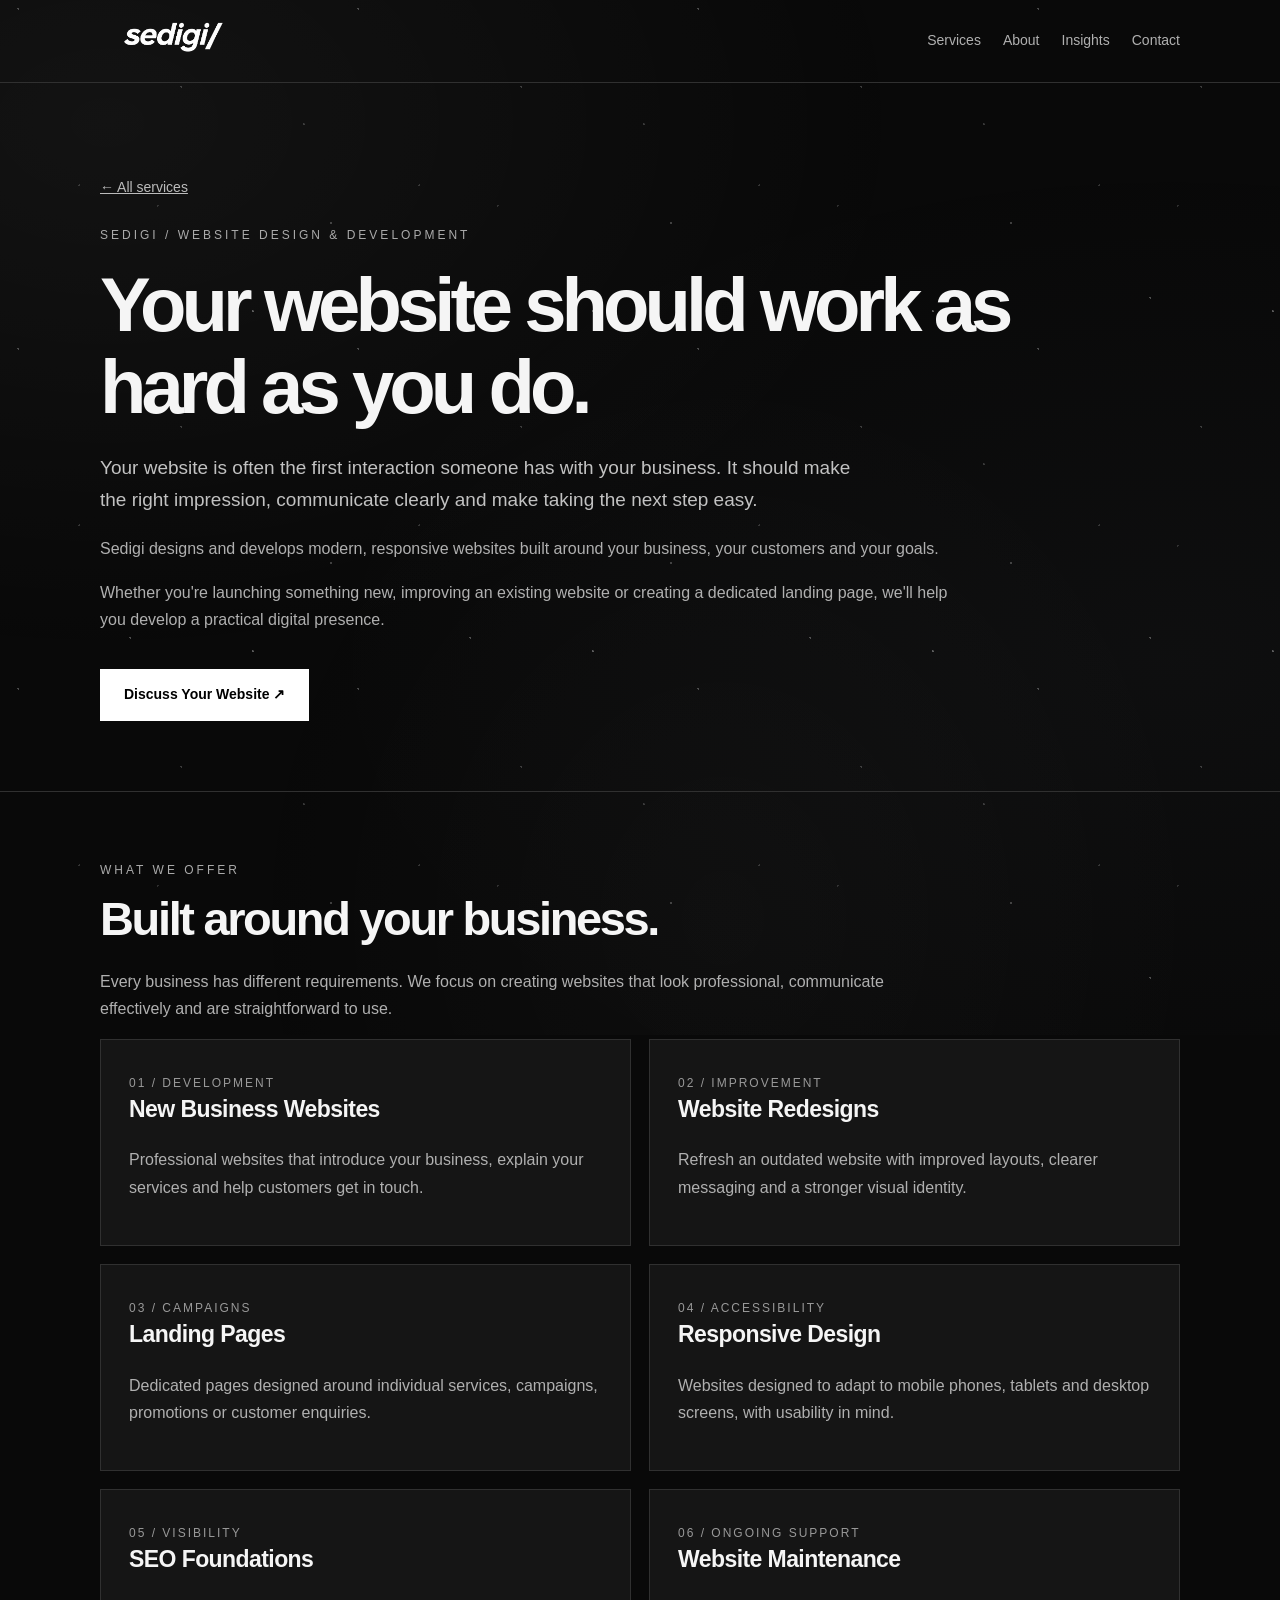
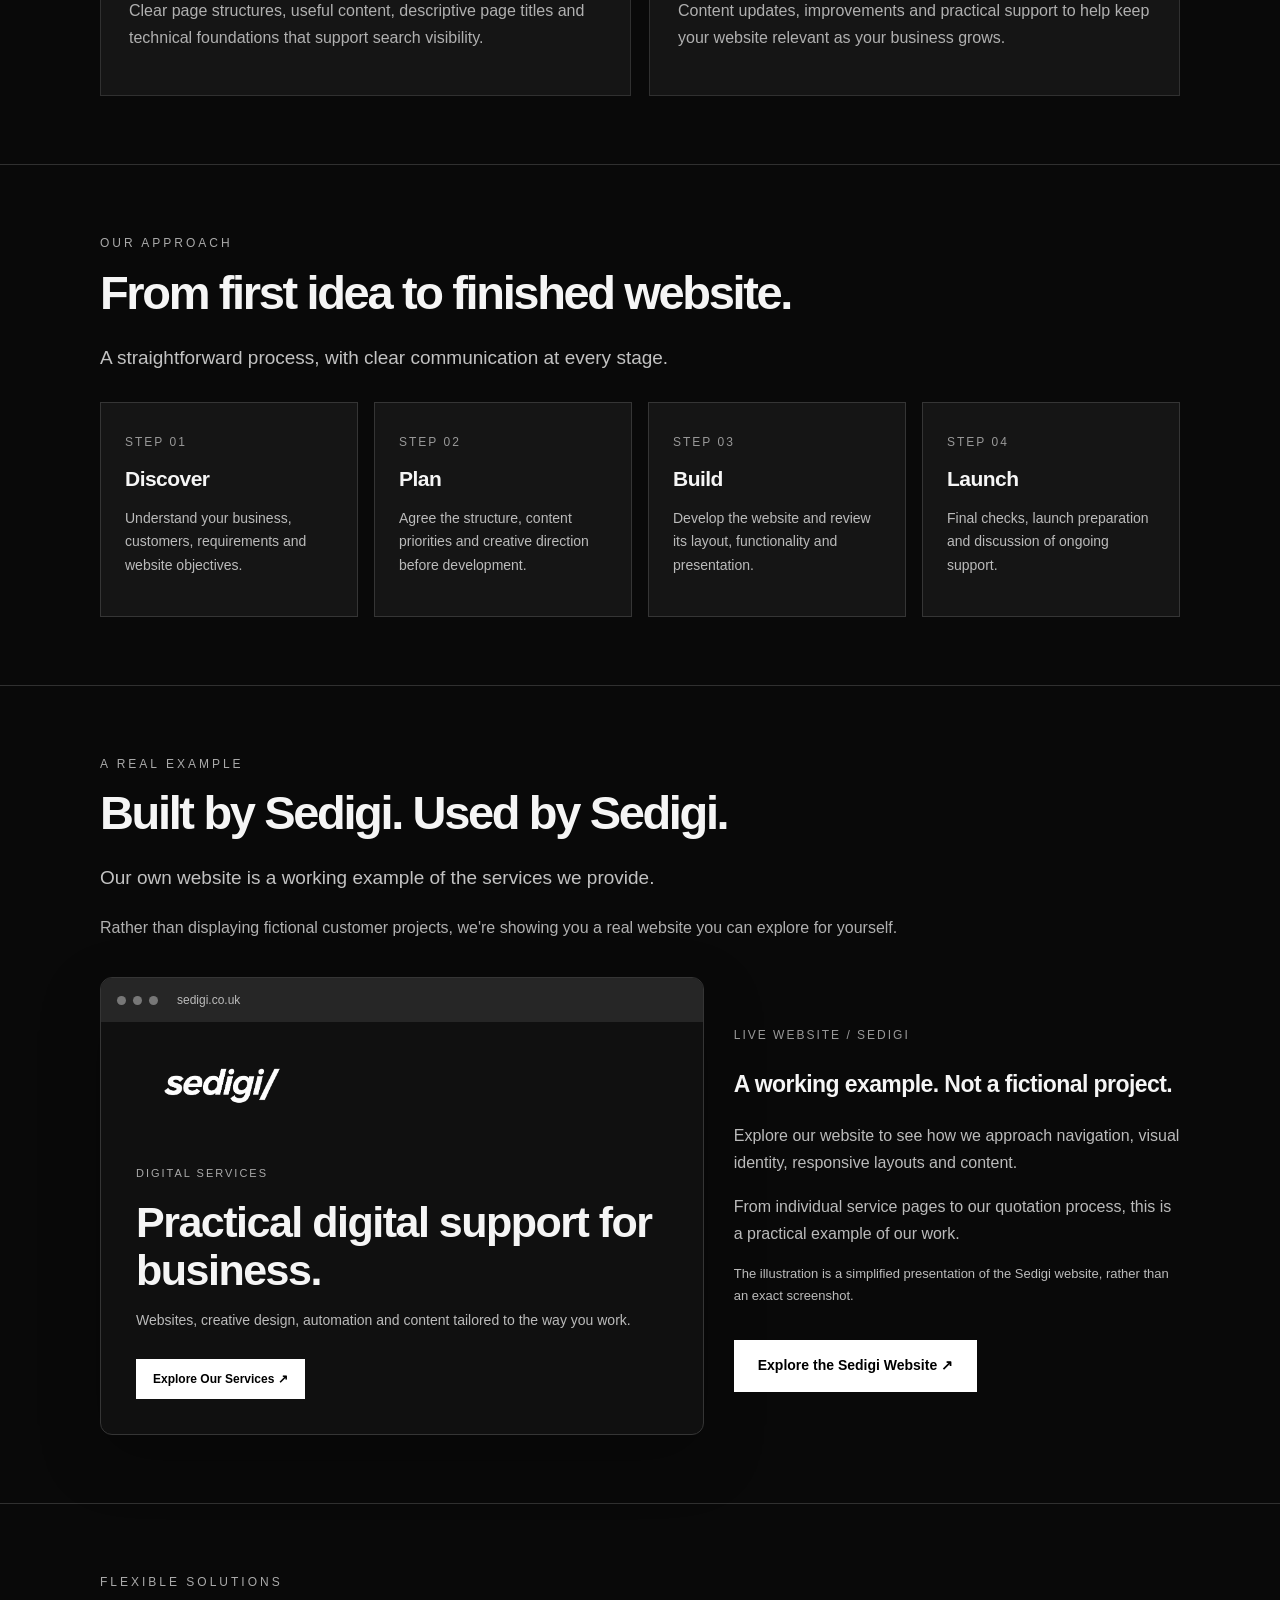
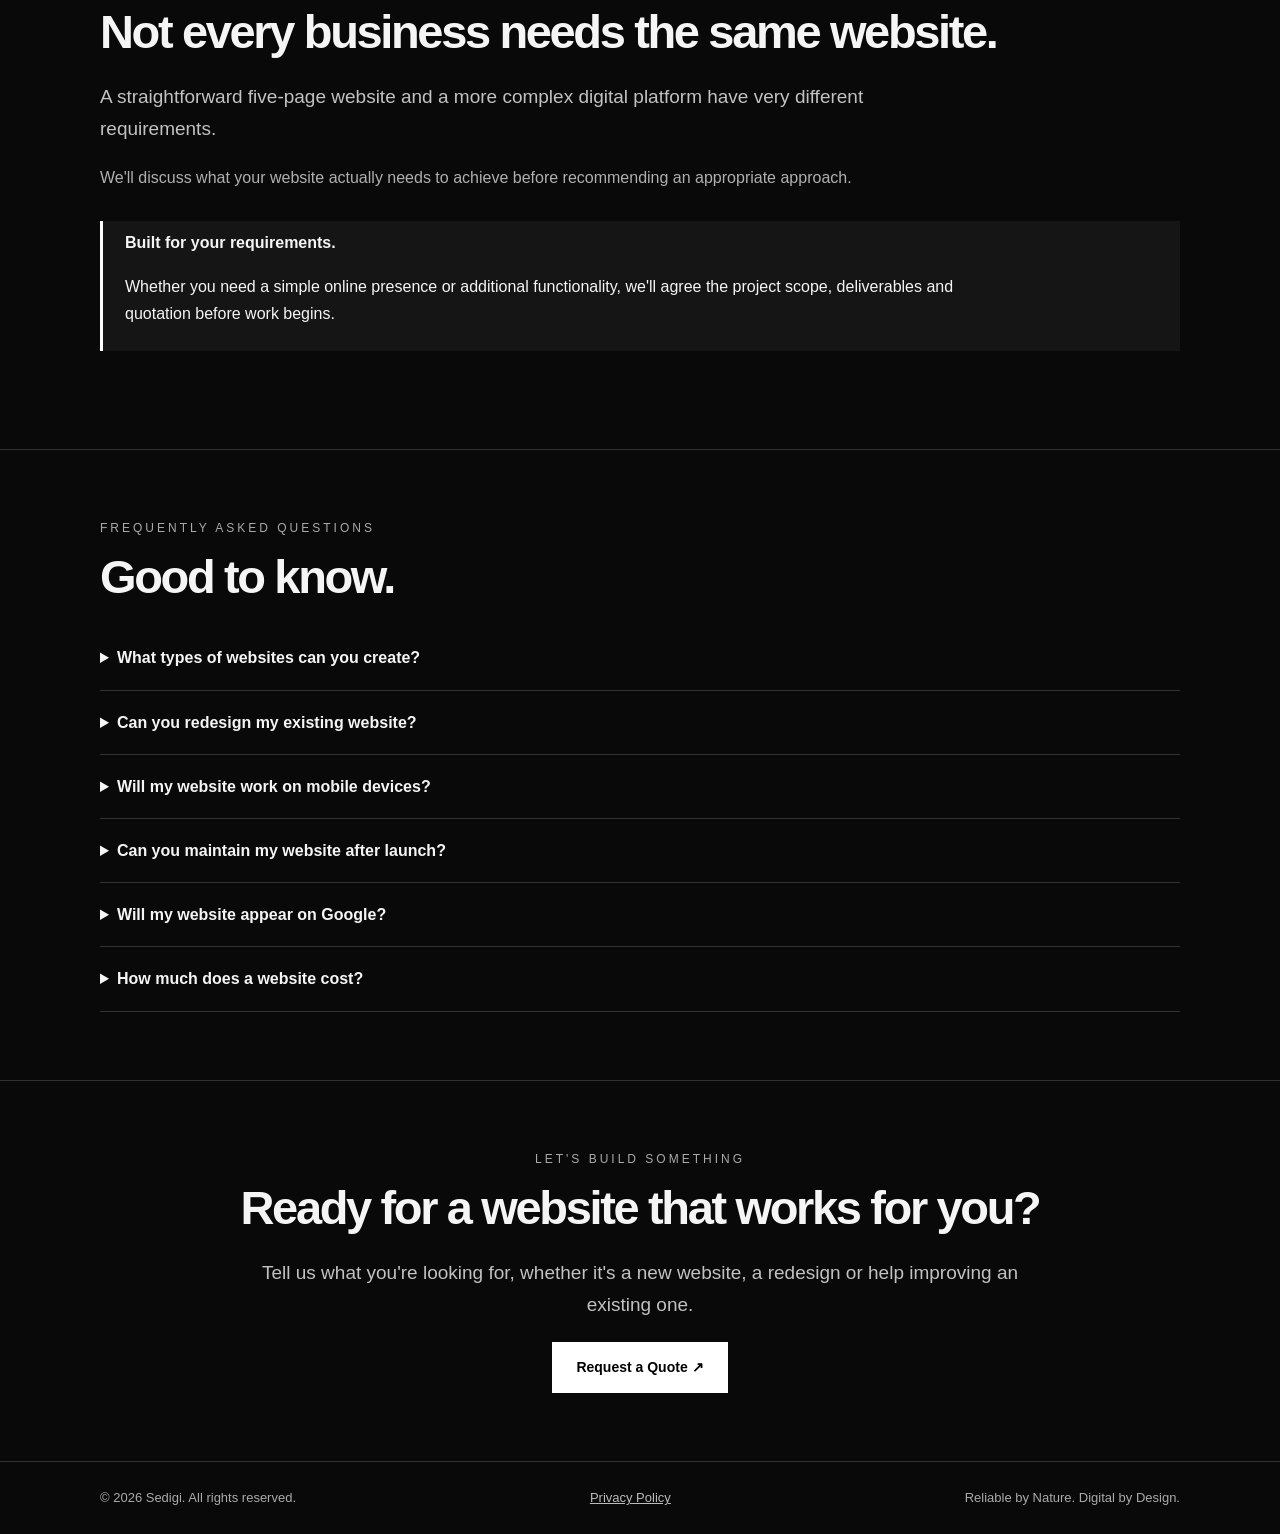
<file: services/website-design/index.html>
<!DOCTYPE html>
<html lang="en-GB">
<head>
  <meta charset="UTF-8">
  <meta name="viewport" content="width=device-width, initial-scale=1">

  <title>Website Design & Development | Sedigi</title>

  <meta name="description"
    content="Modern responsive websites, redesigns, landing pages and ongoing website support from Sedigi. Bespoke website design for UK businesses.">

  <meta name="theme-color" content="#090909">

  <link rel="canonical"
    href="https://sedigi.co.uk/services/website-design/">

  <link rel="icon" href="/favicon.ico">
  <link rel="stylesheet" href="/assets/services.css">

  <meta property="og:type" content="website">
  <meta property="og:title"
    content="Website Design & Development | Sedigi">
  <meta property="og:description"
    content="Your website should work as hard as you do.">
  <meta property="og:url"
    content="https://sedigi.co.uk/services/website-design/">

  <style>
    .website-showcase {
      display: grid;
      grid-template-columns: 1.15fr 0.85fr;
      gap: 30px;
      align-items: center;
      margin-top: 36px;
    }

    .website-preview {
      border: 1px solid #353535;
      border-radius: 12px;
      overflow: hidden;
      background: #101010;
      box-shadow: 0 22px 60px rgba(0,0,0,.25);
    }

    .website-browser {
      display: flex;
      align-items: center;
      gap: 7px;
      padding: 12px 16px;
      background: #262626;
    }

    .website-browser span {
      width: 9px;
      height: 9px;
      background: #777;
      border-radius: 50%;
    }

    .website-browser small {
      margin-left: 12px;
      color: #bbb;
      font-size: 12px;
    }

    .website-preview-content {
      padding: 35px;
    }

    .website-preview-logo {
      display: block;
      width: 170px;
      max-width: 100%;
      height: auto;
      margin-bottom: 50px;
    }

    .website-preview-label {
      font-size: 11px;
      text-transform: uppercase;
      letter-spacing: 2px;
      color: #aaa;
    }

    .website-preview-content h3 {
      font-size: clamp(28px, 4vw, 43px);
      line-height: 1.12;
      letter-spacing: -1.5px;
      margin: 15px 0;
    }

    .website-preview-content p {
      font-size: 14px;
      color: #bbb;
    }

    .website-preview-button {
      display: inline-block;
      margin-top: 12px;
      padding: 10px 17px;
      background: #fff;
      color: #000;
      font-weight: bold;
      font-size: 12px;
    }

    .website-showcase-copy p {
      color: #bbb;
    }

    .website-steps {
      display: grid;
      grid-template-columns: repeat(4, minmax(0, 1fr));
      gap: 16px;
      margin-top: 28px;
    }

    .website-step {
      background: #151515;
      border: 1px solid #353535;
      padding: 24px;
    }

    .website-step h3 {
      margin: 12px 0;
      font-size: 21px;
    }

    .website-step p {
      color: #bbb;
      font-size: 14px;
    }

    @media (max-width: 800px) {
      .website-showcase {
        grid-template-columns: 1fr;
      }

      .website-steps {
        grid-template-columns: repeat(2, minmax(0, 1fr));
      }
    }

    @media (max-width: 520px) {
      .website-steps {
        grid-template-columns: 1fr;
      }

      .website-preview-content {
        padding: 24px;
      }
    }
  </style>

  <script type="application/ld+json">
  {
    "@context": "https://schema.org",
    "@type": "Service",
    "name": "Website Design & Development",
    "serviceType": "Website design and development",
    "provider": {
      "@type": "Organization",
      "name": "Sedigi",
      "url": "https://sedigi.co.uk/"
    },
    "areaServed": {
      "@type": "Country",
      "name": "United Kingdom"
    },
    "url": "https://sedigi.co.uk/services/website-design/",
    "description": "Responsive websites, redesigns, landing pages, SEO foundations and website support."
  }
  </script>
</head>

<body>

<header>
  <nav class="container" aria-label="Main navigation">

    <a href="/" aria-label="Sedigi homepage">
      <img
        class="logo-image"
        src="/SEDIGI_Logo_White_Transparent.png"
        alt="sedigi/"
      >
    </a>

    <div class="nav-links">
      <a href="/#services">Services</a>
      <a href="/#about">About</a>
      <a href="/insights/">Insights</a>
      <a href="/quote/">Contact</a>
    </div>

  </nav>
</header>

<main>

  <!-- INTRODUCTION -->

  <div class="container hero">

    <a class="back" href="/#services">
      ← All services
    </a>

    <div class="eyebrow" style="margin-top:25px">
      Sedigi / Website Design & Development
    </div>

    <h1>Your website should work as hard as you do.</h1>

    <p class="lead">
      Your website is often the first interaction
      someone has with your business. It should
      make the right impression, communicate
      clearly and make taking the next step easy.
    </p>

    <p class="muted">
      Sedigi designs and develops modern,
      responsive websites built around your
      business, your customers and your goals.
    </p>

    <p class="muted">
      Whether you're launching something new,
      improving an existing website or creating
      a dedicated landing page, we'll help you
      develop a practical digital presence.
    </p>

    <a class="button" href="/quote/">
      Discuss Your Website ↗
    </a>

  </div>

  <!-- SERVICES -->

  <section>
    <div class="container">

      <div class="eyebrow">What we offer</div>

      <h2>Built around your business.</h2>

      <p class="muted">
        Every business has different requirements.
        We focus on creating websites that look
        professional, communicate effectively
        and are straightforward to use.
      </p>

      <div class="grid">

        <article class="panel">
          <span class="kicker">01 / Development</span>
          <h3>New Business Websites</h3>
          <p>
            Professional websites that introduce
            your business, explain your services
            and help customers get in touch.
          </p>
        </article>

        <article class="panel">
          <span class="kicker">02 / Improvement</span>
          <h3>Website Redesigns</h3>
          <p>
            Refresh an outdated website with
            improved layouts, clearer messaging
            and a stronger visual identity.
          </p>
        </article>

        <article class="panel">
          <span class="kicker">03 / Campaigns</span>
          <h3>Landing Pages</h3>
          <p>
            Dedicated pages designed around
            individual services, campaigns,
            promotions or customer enquiries.
          </p>
        </article>

        <article class="panel">
          <span class="kicker">04 / Accessibility</span>
          <h3>Responsive Design</h3>
          <p>
            Websites designed to adapt to
            mobile phones, tablets and desktop
            screens, with usability in mind.
          </p>
        </article>

        <article class="panel">
          <span class="kicker">05 / Visibility</span>
          <h3>SEO Foundations</h3>
          <p>
            Clear page structures, useful content,
            descriptive page titles and technical
            foundations that support search visibility.
          </p>
        </article>

        <article class="panel">
          <span class="kicker">06 / Ongoing Support</span>
          <h3>Website Maintenance</h3>
          <p>
            Content updates, improvements and
            practical support to help keep your
            website relevant as your business grows.
          </p>
        </article>

      </div>

    </div>
  </section>

  <!-- PROCESS -->

  <section>
    <div class="container">

      <div class="eyebrow">Our approach</div>

      <h2>From first idea to finished website.</h2>

      <p class="lead">
        A straightforward process, with clear
        communication at every stage.
      </p>

      <div class="website-steps">

        <article class="website-step">
          <span class="kicker">Step 01</span>
          <h3>Discover</h3>
          <p>
            Understand your business, customers,
            requirements and website objectives.
          </p>
        </article>

        <article class="website-step">
          <span class="kicker">Step 02</span>
          <h3>Plan</h3>
          <p>
            Agree the structure, content priorities
            and creative direction before development.
          </p>
        </article>

        <article class="website-step">
          <span class="kicker">Step 03</span>
          <h3>Build</h3>
          <p>
            Develop the website and review its
            layout, functionality and presentation.
          </p>
        </article>

        <article class="website-step">
          <span class="kicker">Step 04</span>
          <h3>Launch</h3>
          <p>
            Final checks, launch preparation
            and discussion of ongoing support.
          </p>
        </article>

      </div>

    </div>
  </section>

  <!-- LIVE EXAMPLE -->

  <section>
    <div class="container">

      <div class="eyebrow">A real example</div>

      <h2>Built by Sedigi. Used by Sedigi.</h2>

      <p class="lead">
        Our own website is a working example
        of the services we provide.
      </p>

      <p class="muted">
        Rather than displaying fictional customer
        projects, we're showing you a real website
        you can explore for yourself.
      </p>

      <div class="website-showcase">

        <div class="website-preview">

          <div class="website-browser">
            <span></span>
            <span></span>
            <span></span>
            <small>sedigi.co.uk</small>
          </div>

          <div class="website-preview-content">

            <img
              class="website-preview-logo"
              src="/SEDIGI_Logo_White_Transparent.png"
              alt="Official Sedigi logo"
              loading="lazy"
            >

            <div class="website-preview-label">
              Digital services
            </div>

            <h3>
              Practical digital support
              for business.
            </h3>

            <p>
              Websites, creative design,
              automation and content
              tailored to the way you work.
            </p>

            <span class="website-preview-button">
              Explore Our Services ↗
            </span>

          </div>

        </div>

        <div class="website-showcase-copy">

          <span class="kicker">Live website / Sedigi</span>

          <h3>
            A working example.
            Not a fictional project.
          </h3>

          <p>
            Explore our website to see how we
            approach navigation, visual identity,
            responsive layouts and content.
          </p>

          <p>
            From individual service pages to
            our quotation process, this is
            a practical example of our work.
          </p>

          <p class="small">
            The illustration is a simplified
            presentation of the Sedigi website,
            rather than an exact screenshot.
          </p>

          <a class="button" href="/">
            Explore the Sedigi Website ↗
          </a>

        </div>

      </div>

    </div>
  </section>

  <!-- BESPOKE APPROACH -->

  <section>
    <div class="container">

      <div class="eyebrow">Flexible solutions</div>

      <h2>Not every business needs the same website.</h2>

      <p class="lead">
        A straightforward five-page website
        and a more complex digital platform
        have very different requirements.
      </p>

      <p class="muted">
        We'll discuss what your website
        actually needs to achieve before
        recommending an appropriate approach.
      </p>

      <div class="callout">

        <strong>Built for your requirements.</strong>

        <p>
          Whether you need a simple online
          presence or additional functionality,
          we'll agree the project scope,
          deliverables and quotation before
          work begins.
        </p>

      </div>

    </div>
  </section>

  <!-- FAQ -->

  <section>
    <div class="container faq">

      <div class="eyebrow">Frequently asked questions</div>

      <h2>Good to know.</h2>

      <details>
        <summary>What types of websites can you create?</summary>
        <p>
          We can help with business websites,
          service websites, landing pages
          and redesigns. The right approach
          depends on your requirements.
        </p>
      </details>

      <details>
        <summary>Can you redesign my existing website?</summary>
        <p>
          Yes. We can review your current
          website and explore improvements
          to its design, content, structure
          and mobile experience.
        </p>
      </details>

      <details>
        <summary>Will my website work on mobile devices?</summary>
        <p>
          Responsive design is an important
          part of our approach. We develop
          layouts that adapt to different
          screen sizes and review usability
          across devices.
        </p>
      </details>

      <details>
        <summary>Can you maintain my website after launch?</summary>
        <p>
          Yes. We can discuss ongoing
          updates, improvements and website
          support as part of your project
          or as a separate service.
        </p>
      </details>

      <details>
        <summary>Will my website appear on Google?</summary>
        <p>
          We can implement SEO foundations
          that help search engines discover
          and understand your website.
          Search rankings and indexing
          decisions remain under the
          control of search engines.
        </p>
      </details>

      <details>
        <summary>How much does a website cost?</summary>
        <p>
          Every project is different.
          Pricing depends on the size,
          functionality, content and
          support required. We'll provide
          a tailored quotation based
          on your requirements.
        </p>
      </details>

    </div>
  </section>

  <!-- CTA -->

  <section class="cta">
    <div class="container">

      <div class="eyebrow">Let's build something</div>

      <h2>Ready for a website that works for you?</h2>

      <p class="lead">
        Tell us what you're looking for,
        whether it's a new website,
        a redesign or help improving
        an existing one.
      </p>

      <a class="button" href="/quote/">
        Request a Quote ↗
      </a>

    </div>
  </section>

</main>

<footer>
  <div class="container footer-inner">
    <span>© 2026 Sedigi. All rights reserved.</span>
    <a href="/privacy/">Privacy Policy</a>
    <span>Reliable by Nature. Digital by Design.</span>
  </div>
</footer>

</body>
</html>
</file>
<file: assets/services.css>
:root {
  color-scheme: dark;
  --bg: #090909;
  --panel: #151515;
  --line: #303030;
  --text: #f5f5f5;
  --muted: #b0b0b0;
}

* { box-sizing: border-box; }

html { scroll-behavior: smooth; }

body {
  margin: 0;
  background: var(--bg);
  color: var(--text);
  font: 16px/1.7 Arial, Helvetica, sans-serif;
}

a { color: inherit; }

.container {
  width: min(1080px, calc(100% - 40px));
  margin: auto;
}

header { border-bottom: 1px solid var(--line); }

nav {
  min-height: 82px;
  display: flex;
  justify-content: space-between;
  align-items: center;
  gap: 20px;
}

.logo-image {
  width: 145px;
  max-height: 54px;
  object-fit: contain;
}

.nav-links {
  display: flex;
  gap: 22px;
  flex-wrap: wrap;
}

.nav-links a {
  color: var(--muted);
  font-size: 14px;
  text-decoration: none;
}

.nav-links a:hover,
.nav-links a:focus-visible { color: white; }

.eyebrow {
  color: #aaa;
  text-transform: uppercase;
  letter-spacing: 3px;
  font-size: 12px;
}

.hero { padding: 90px 0 70px; }

.hero h1 {
  font-size: clamp(40px, 6vw, 76px);
  letter-spacing: -.065em;
  line-height: 1.08;
  margin: 18px 0 24px;
  max-width: 1000px;
}

.lead {
  font-size: 19px;
  color: #c2c2c2;
  max-width: 770px;
}

.button {
  display: inline-block;
  background: #fff;
  color: #000;
  padding: 13px 23px;
  font-size: 14px;
  font-weight: 700;
  text-decoration: none;
  margin-top: 20px;
  border: 1px solid #fff;
}

.button:hover,
.button:focus-visible {
  background: transparent;
  color: white;
}

section {
  border-top: 1px solid var(--line);
  padding: 68px 0;
}

h2 {
  font-size: clamp(29px, 4vw, 47px);
  letter-spacing: -.05em;
  line-height: 1.15;
  margin: 12px 0 22px;
}

h3 {
  font-size: 23px;
  letter-spacing: -.025em;
  line-height: 1.25;
}

p { max-width: 850px; }
.muted { color: var(--muted); }

.grid {
  display: grid;
  grid-template-columns: repeat(2, minmax(0, 1fr));
  gap: 18px;
}

.panel {
  border: 1px solid var(--line);
  background: var(--panel);
  padding: 28px;
}

.panel h3 { margin-top: 0; }
.panel p { color: var(--muted); }
.panel ul { padding-left: 20px; }
.panel li { margin: 7px 0; }

.kicker {
  font-size: 12px;
  letter-spacing: 2px;
  color: #999;
  text-transform: uppercase;
}

.gallery {
  display: grid;
  grid-template-columns: repeat(2, minmax(0, 1fr));
  gap: 22px;
}

.gallery figure {
  margin: 0;
  border: 1px solid var(--line);
  background: var(--panel);
  overflow: hidden;
}

.gallery img {
  width: 100%;
  display: block;
  object-fit: cover;
  max-height: 390px;
}

.gallery figcaption {
  padding: 15px 18px;
  color: #bbb;
  font-size: 14px;
}

.full { grid-column: 1 / -1; }
.full img { max-height: none; }

.faq details {
  border-bottom: 1px solid var(--line);
  padding: 18px 0;
}

.faq summary {
  cursor: pointer;
  font-weight: bold;
}

.faq p { color: var(--muted); }

.cta { text-align: center; }
.cta p { margin: 0 auto; }

.footer-inner {
  display: flex;
  justify-content: space-between;
  gap: 15px;
  flex-wrap: wrap;
}

.footer-inner a { color: #bbb; }

footer {
  border-top: 1px solid var(--line);
  padding: 25px 0;
  font-size: 13px;
  color: #aaa;
}

.compare-tabs {
  display: flex;
  gap: 8px;
  margin: 20px 0;
}

.compare-tabs button {
  padding: 12px 22px;
  background: #222;
  border: 1px solid #555;
  color: white;
  cursor: pointer;
  font: inherit;
}

.compare-tabs button[aria-pressed=true] {
  background: white;
  color: black;
}

.compare-result {
  padding: 25px;
  background: #161616;
  border: 1px solid #444;
  min-height: 185px;
}

.compare-result h3 { margin-top: 0; }

.comparison-note {
  font-size: 14px;
  color: #aaa;
}

.back {
  color: #bbb;
  font-size: 14px;
}

.callout {
  border-left: 3px solid #fff;
  padding: 8px 22px;
  margin: 30px 0;
  background: #151515;
}

.small {
  font-size: 13px;
  color: #aaa;
}

@media (max-width: 720px) {
  nav {
    padding: 20px 0;
    align-items: flex-start;
    flex-direction: column;
  }

  .hero { padding: 65px 0; }

  .grid,
  .gallery { grid-template-columns: 1fr; }

  section { padding: 52px 0; }
  .panel { padding: 22px; }
  .full { grid-column: auto; }
}

/* Sedigi portfolio showcases */

.portfolio-grid {
  display: grid;
  grid-template-columns: repeat(2, minmax(0, 1fr));
  gap: 24px;
  margin-top: 34px;
}

.portfolio-card {
  overflow: hidden;
  background: #171717;
  border: 1px solid #353535;
  border-radius: 12px;
}

.portfolio-art {
  display: flex;
  align-items: center;
  justify-content: center;
  background: #eeede9;
  padding: 18px;
}

.portfolio-art img {
  display: block;
  width: 100%;
  height: auto;
  border-radius: 5px;
}

.portfolio-art.dark {
  background: #101010;
}

.portfolio-art.official {
  min-height: 300px;
  background: #080808;
}

.portfolio-art.official img {
  width: min(75%, 320px);
}

.portfolio-info {
  padding: 24px;
}

.portfolio-info h3 {
  margin: 8px 0 12px;
}

.portfolio-info p {
  color: #bcbcbc;
  margin: 0;
}

.portfolio-note {
  margin-top: 24px;
  font-size: 13px;
  color: #aaa;
}

/* Individual quadrants from the approved
   four-concept branding image.
   The incorrect original logo is excluded. */

.brand-concept {
  width: 100%;
  aspect-ratio: 3 / 2;
  background-image: url("/assets/branding-concepts.png");
  background-repeat: no-repeat;
  background-size: 200% 200%;
  border-radius: 5px;
}

.brand-heritage {
  background-position: right top;
}

.brand-illustration {
  background-position: left bottom;
}

.brand-contemporary {
  background-position: right bottom;
}

/* Social media image presentation */

.social-art {
  min-height: 200px;
}

.social-art img {
  max-width: 100%;
  object-fit: contain;
}

/* Responsive layout */

@media (max-width: 720px) {
  .portfolio-grid {
    grid-template-columns: 1fr;
    gap: 20px;
  }

  .portfolio-art {
    padding: 12px;
  }

  .portfolio-art.official {
    min-height: 230px;
  }

  .portfolio-info {
    padding: 20px;
  }
}

/* ==========================================
   SEDIGI / ANIMATED SPACE DUST
   ========================================== */

html {
  background: #090909;
}

body {
  background-color: #090909;
  isolation: isolate;
}

/* Fixed atmospheric dust layer */

body::before {
  content: "";
  position: fixed;
  inset: -15%;
  z-index: -1;
  pointer-events: none;

  background-image:
    radial-gradient(
      ellipse at 18% 22%,
      rgba(255,255,255,0.045),
      transparent 42%
    ),
    radial-gradient(
      ellipse at 82% 68%,
      rgba(180,190,210,0.035),
      transparent 45%
    ),
    radial-gradient(
      ellipse at 55% 90%,
      rgba(255,255,255,0.025),
      transparent 38%
    );

  animation: sedigiAtmosphere 65s ease-in-out infinite alternate;
}

/* Fine star and dust particles */

body::after {
  content: "";
  position: fixed;
  inset: -10%;
  z-index: -1;
  pointer-events: none;

  background-image:
    radial-gradient(
      1px 1px at 12% 18%,
      rgba(255,255,255,0.65) 98%,
      transparent
    ),
    radial-gradient(
      1px 1px at 27% 63%,
      rgba(255,255,255,0.38) 98%,
      transparent
    ),
    radial-gradient(
      1px 1px at 43% 29%,
      rgba(255,255,255,0.52) 98%,
      transparent
    ),
    radial-gradient(
      1px 1px at 61% 81%,
      rgba(255,255,255,0.35) 98%,
      transparent
    ),
    radial-gradient(
      1px 1px at 76% 14%,
      rgba(255,255,255,0.55) 98%,
      transparent
    ),
    radial-gradient(
      1px 1px at 91% 52%,
      rgba(255,255,255,0.4) 98%,
      transparent
    ),
    radial-gradient(
      1px 1px at 35% 92%,
      rgba(255,255,255,0.45) 98%,
      transparent
    ),
    radial-gradient(
      1px 1px at 84% 87%,
      rgba(255,255,255,0.3) 98%,
      transparent
    );

  background-size: 340px 340px;
  opacity: 0.5;

  animation: sedigiDustDrift 90s linear infinite;
}

/* Gentle movement */

@keyframes sedigiDustDrift {
  from {
    transform: translate3d(0, 0, 0);
  }

  to {
    transform: translate3d(-70px, -110px, 0);
  }
}

@keyframes sedigiAtmosphere {
  from {
    transform: translate3d(-2%, 0, 0) scale(1);
    opacity: 0.65;
  }

  to {
    transform: translate3d(2%, -3%, 0) scale(1.08);
    opacity: 1;
  }
}

/* Accessibility */

@media (prefers-reduced-motion: reduce) {
  body::before,
  body::after {
    animation: none;
  }
}
</file>
